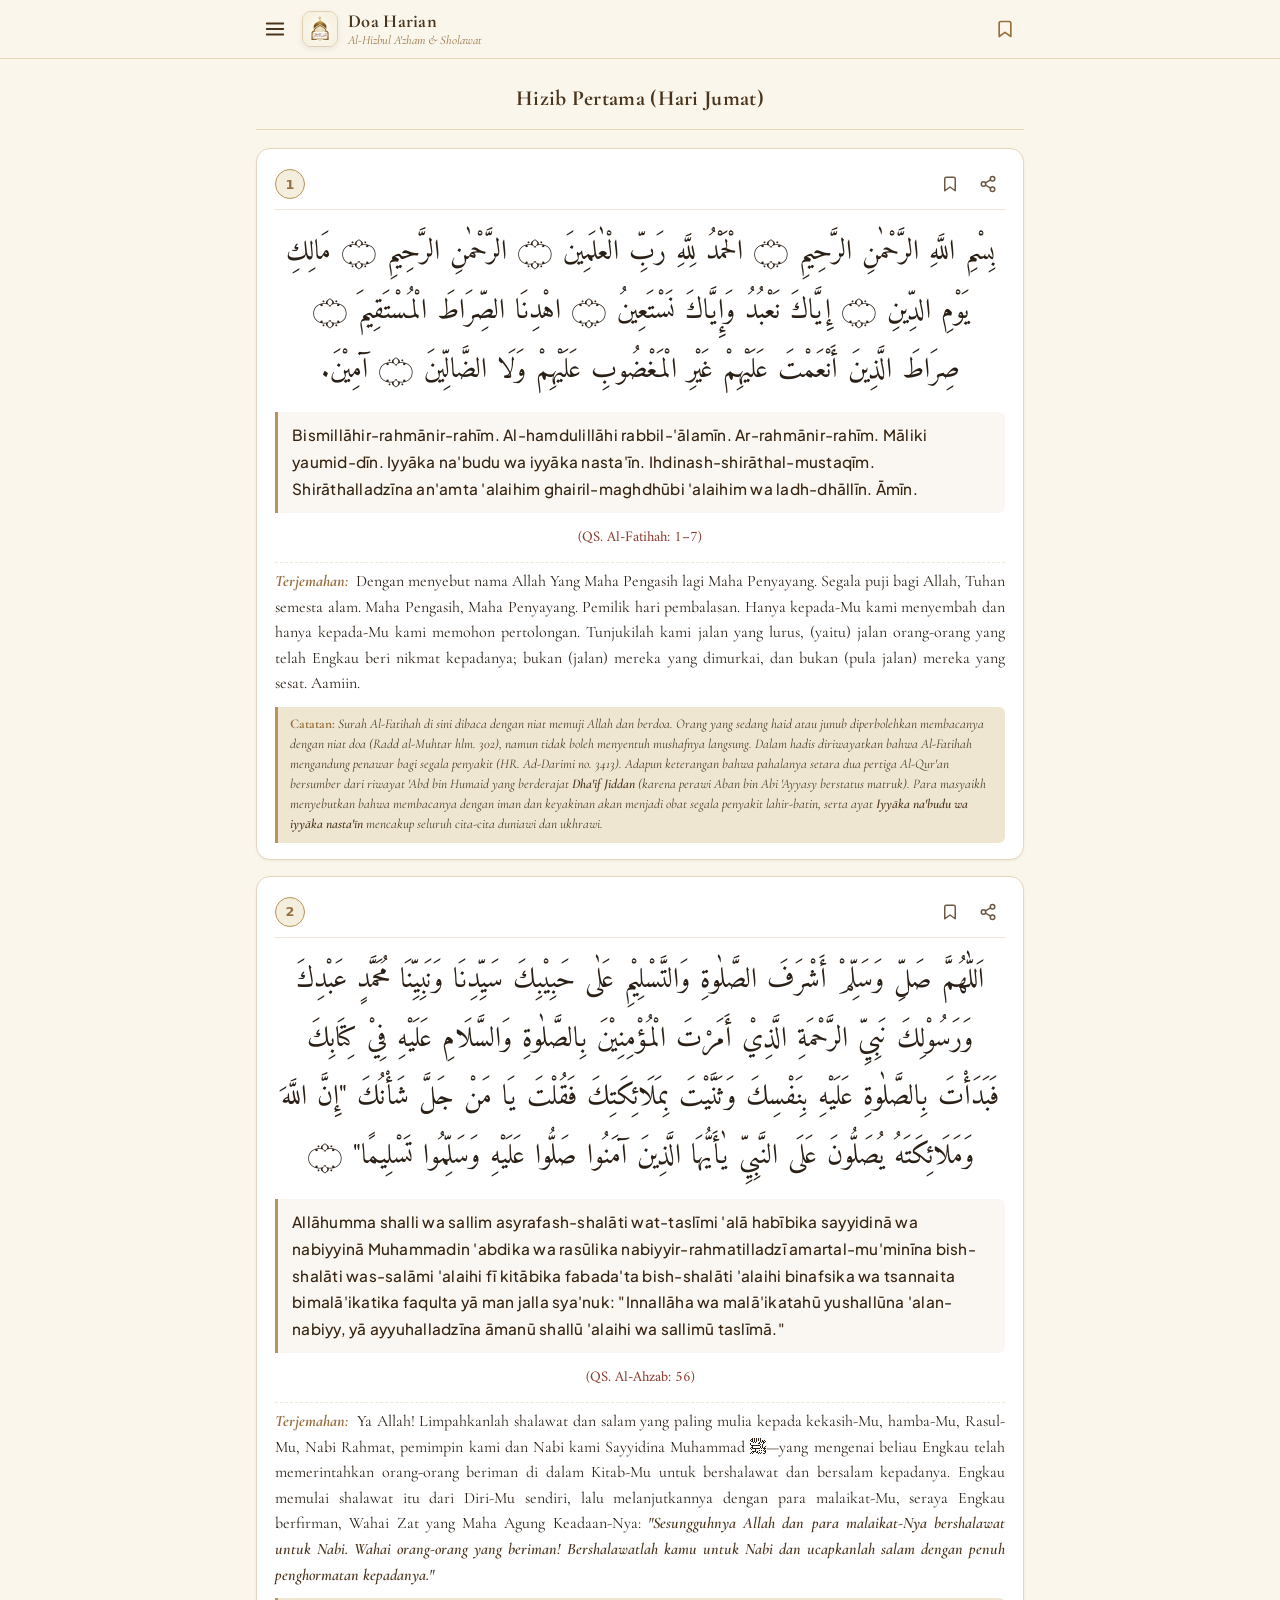
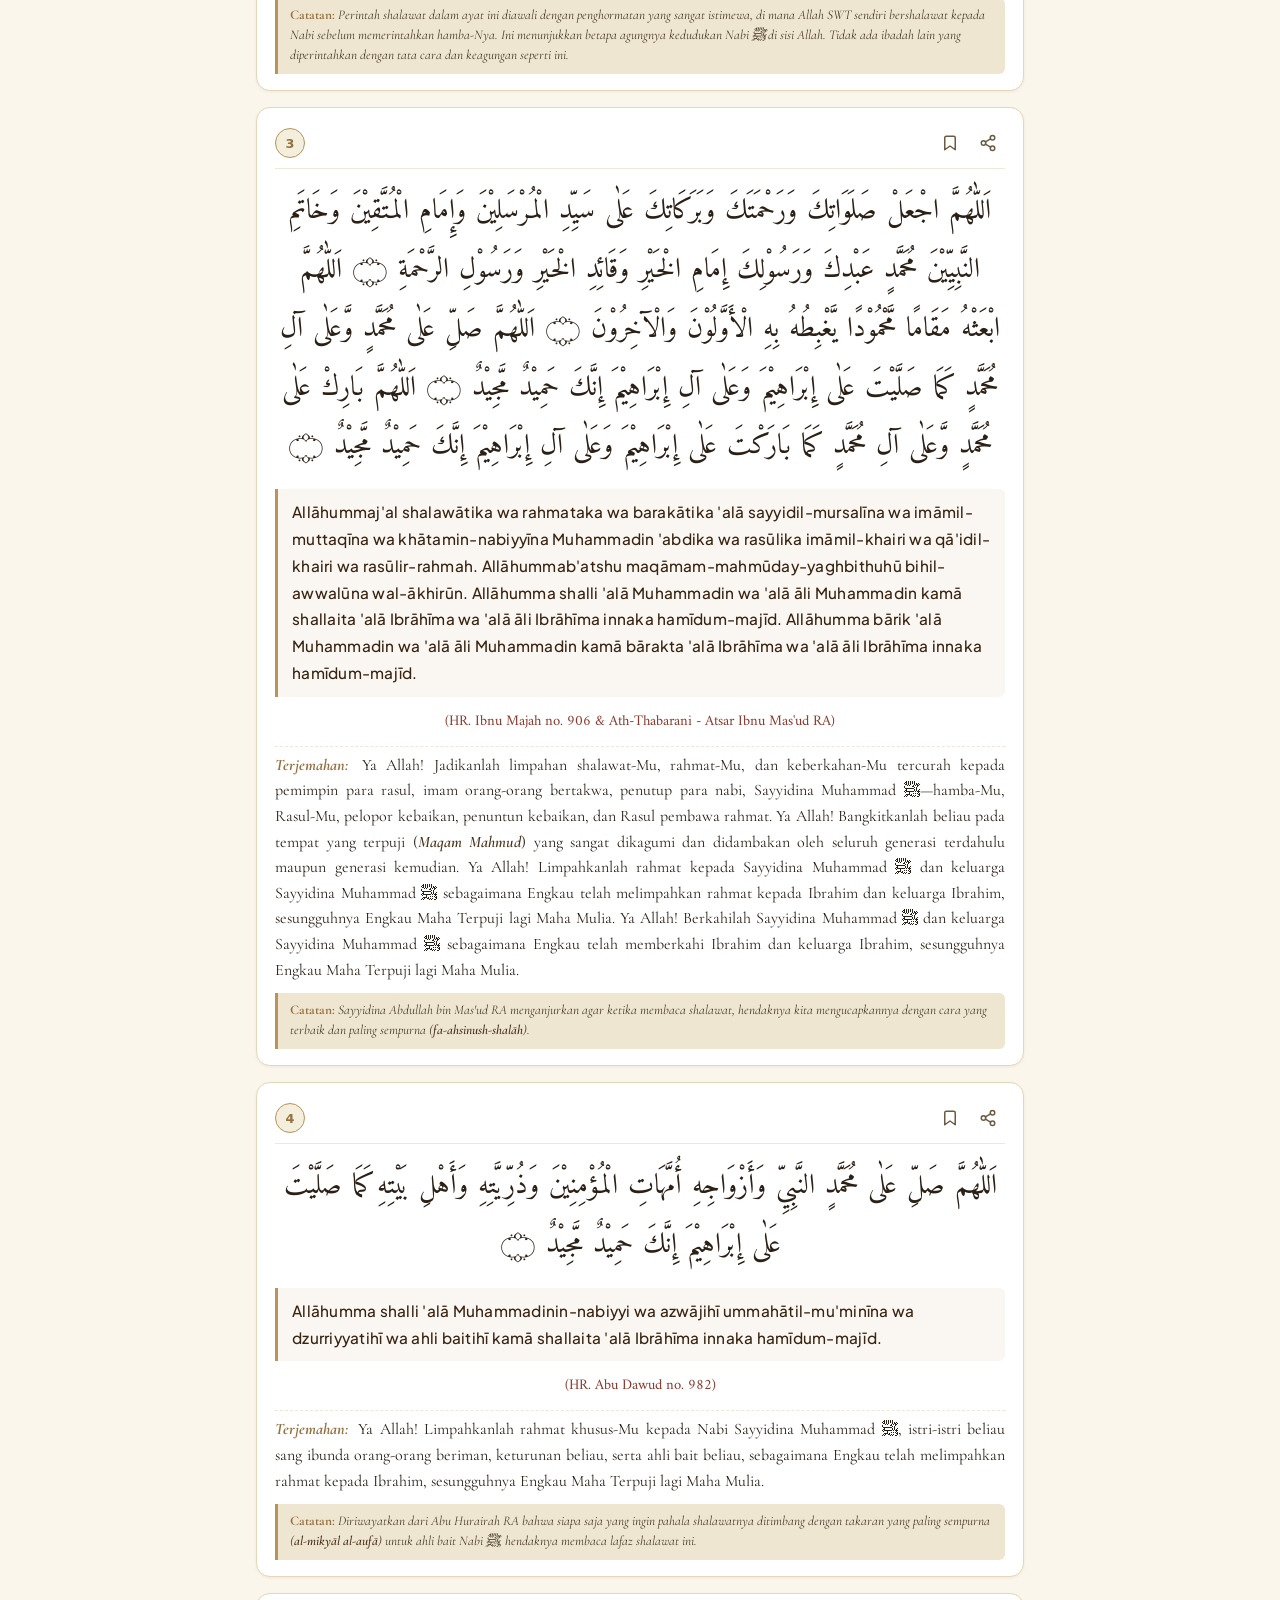
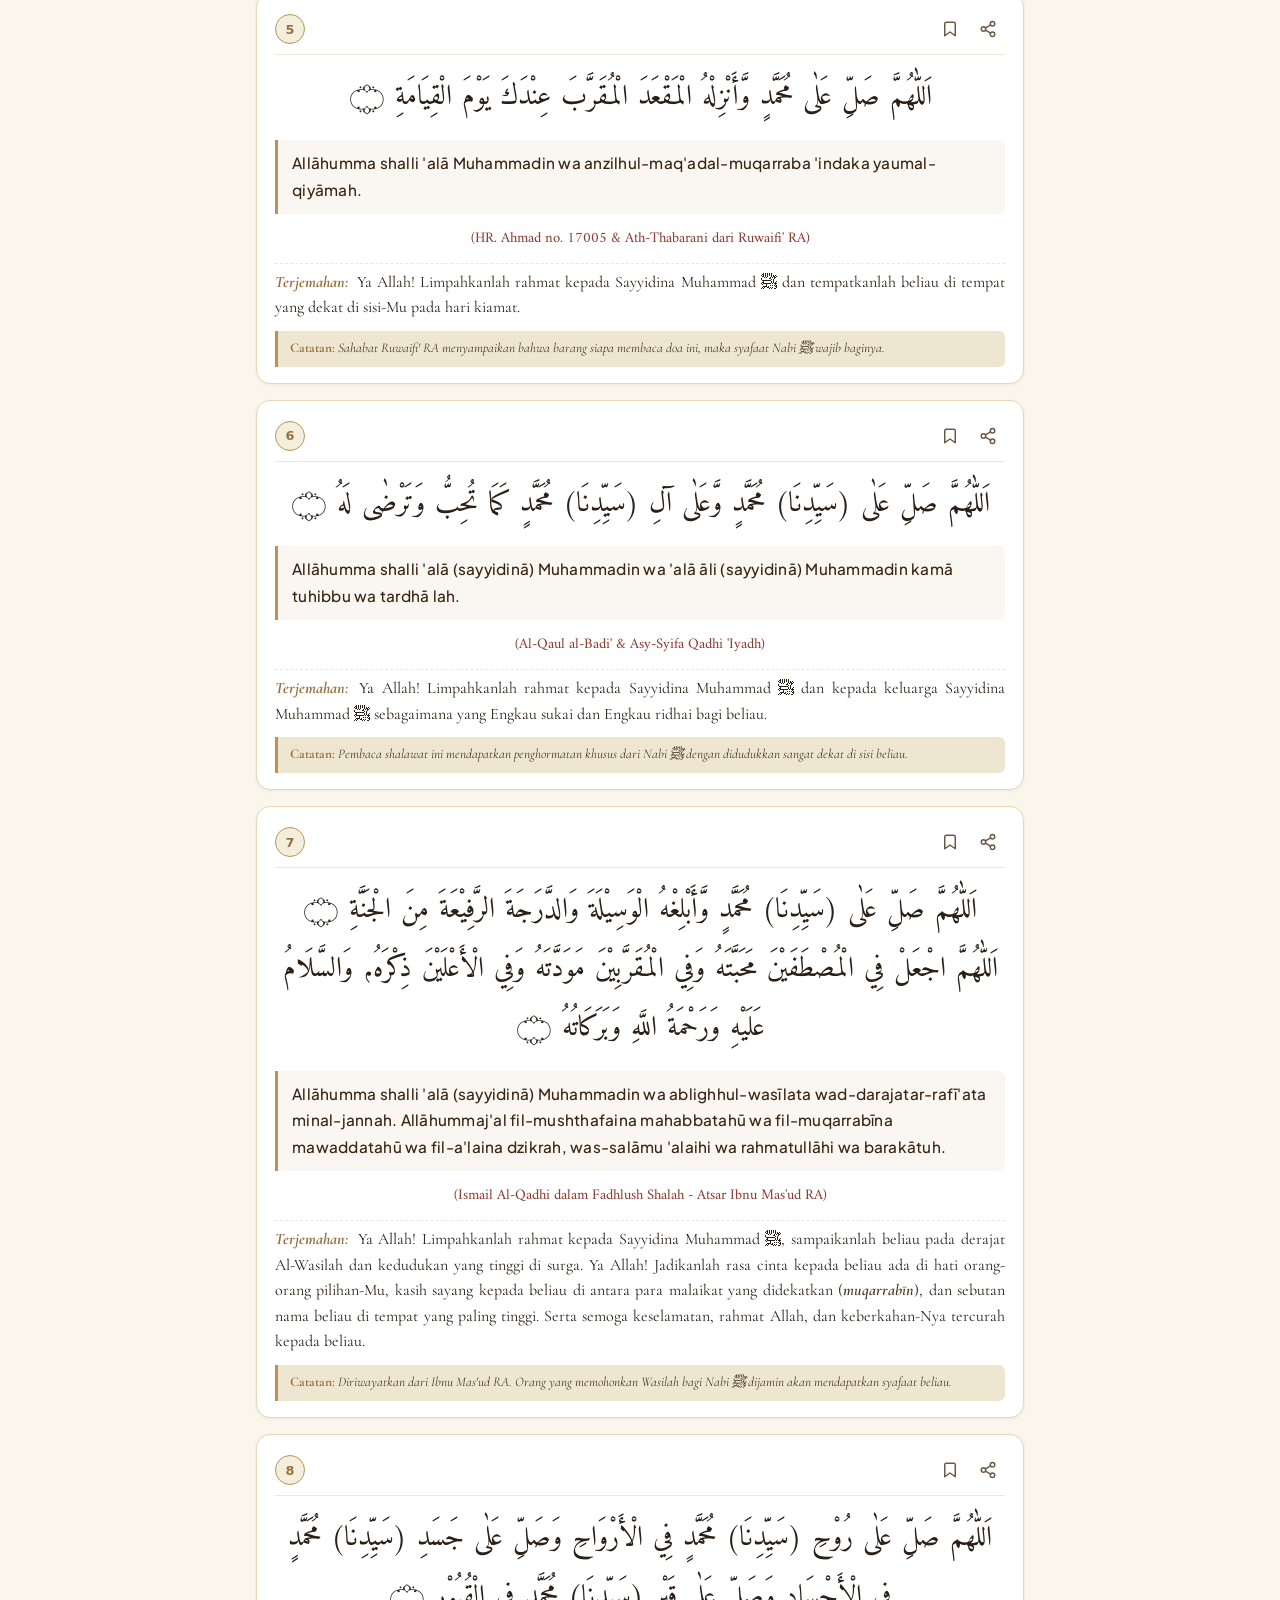
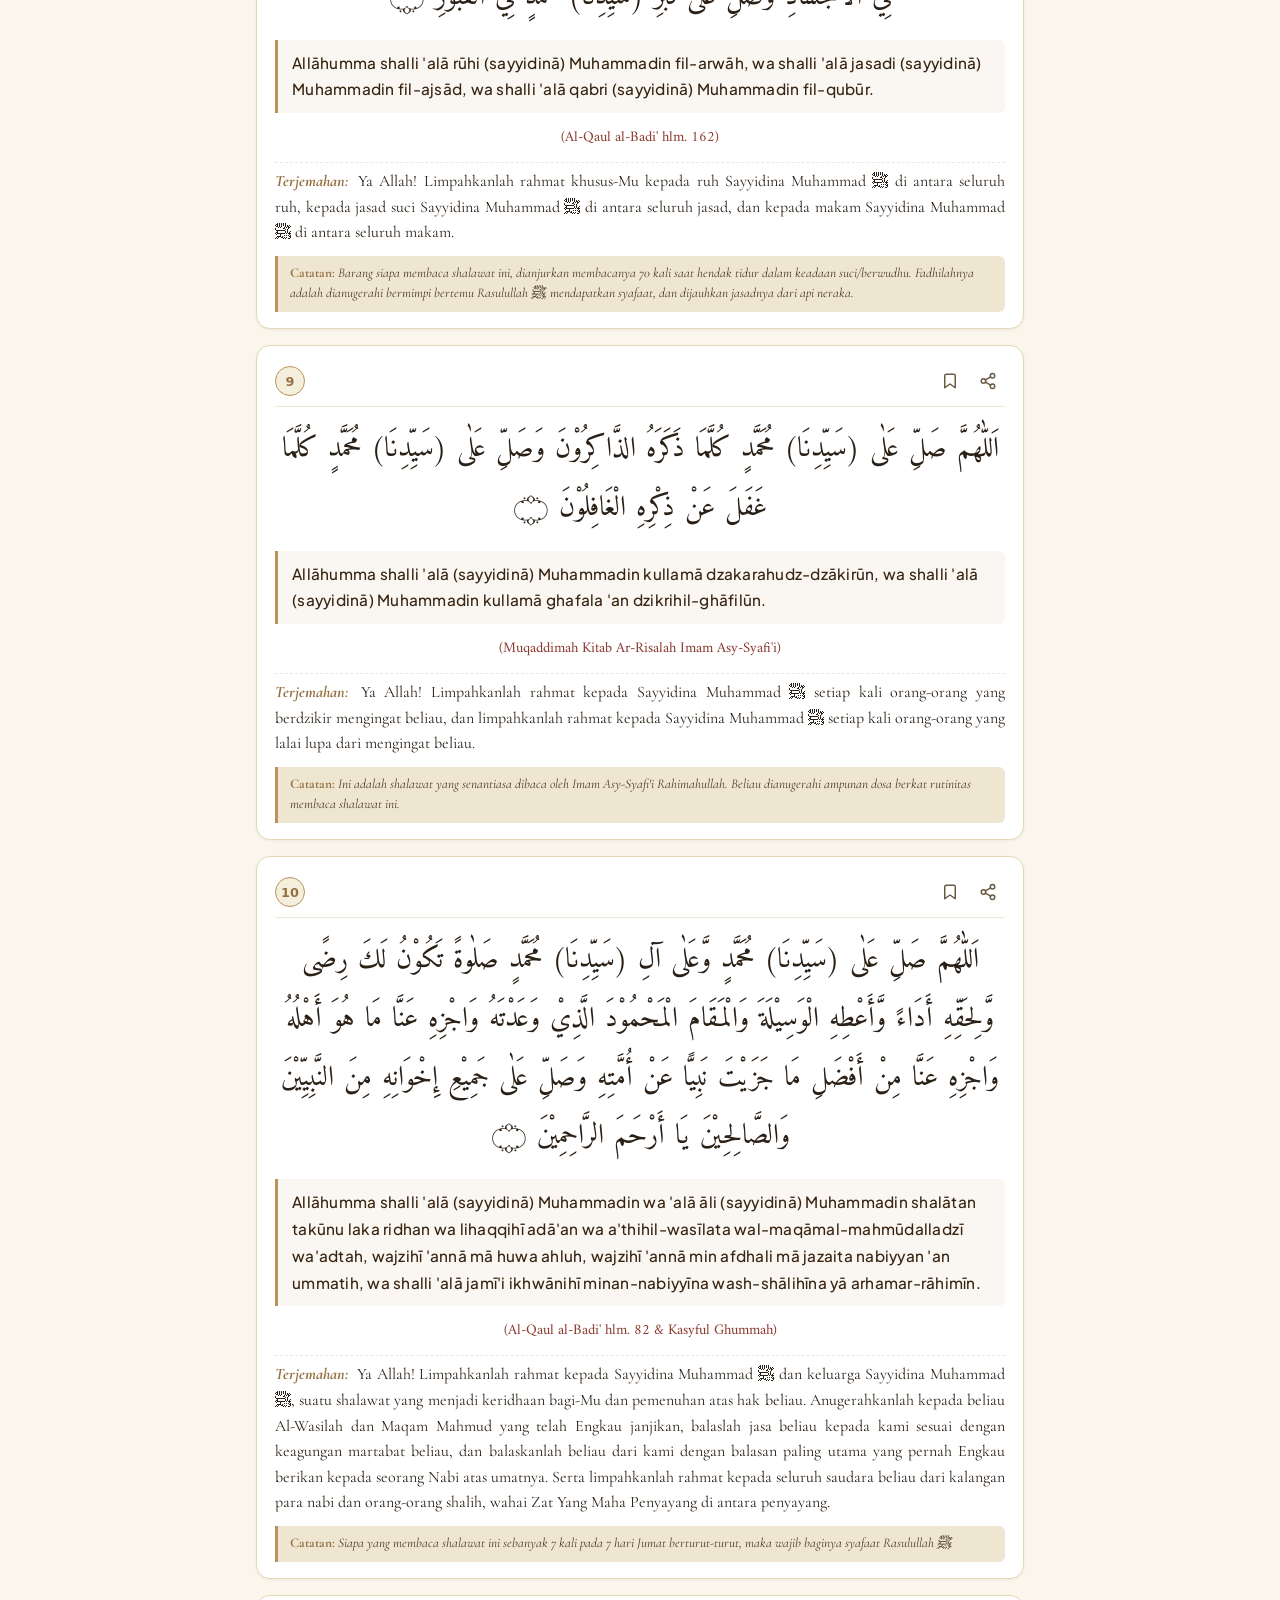
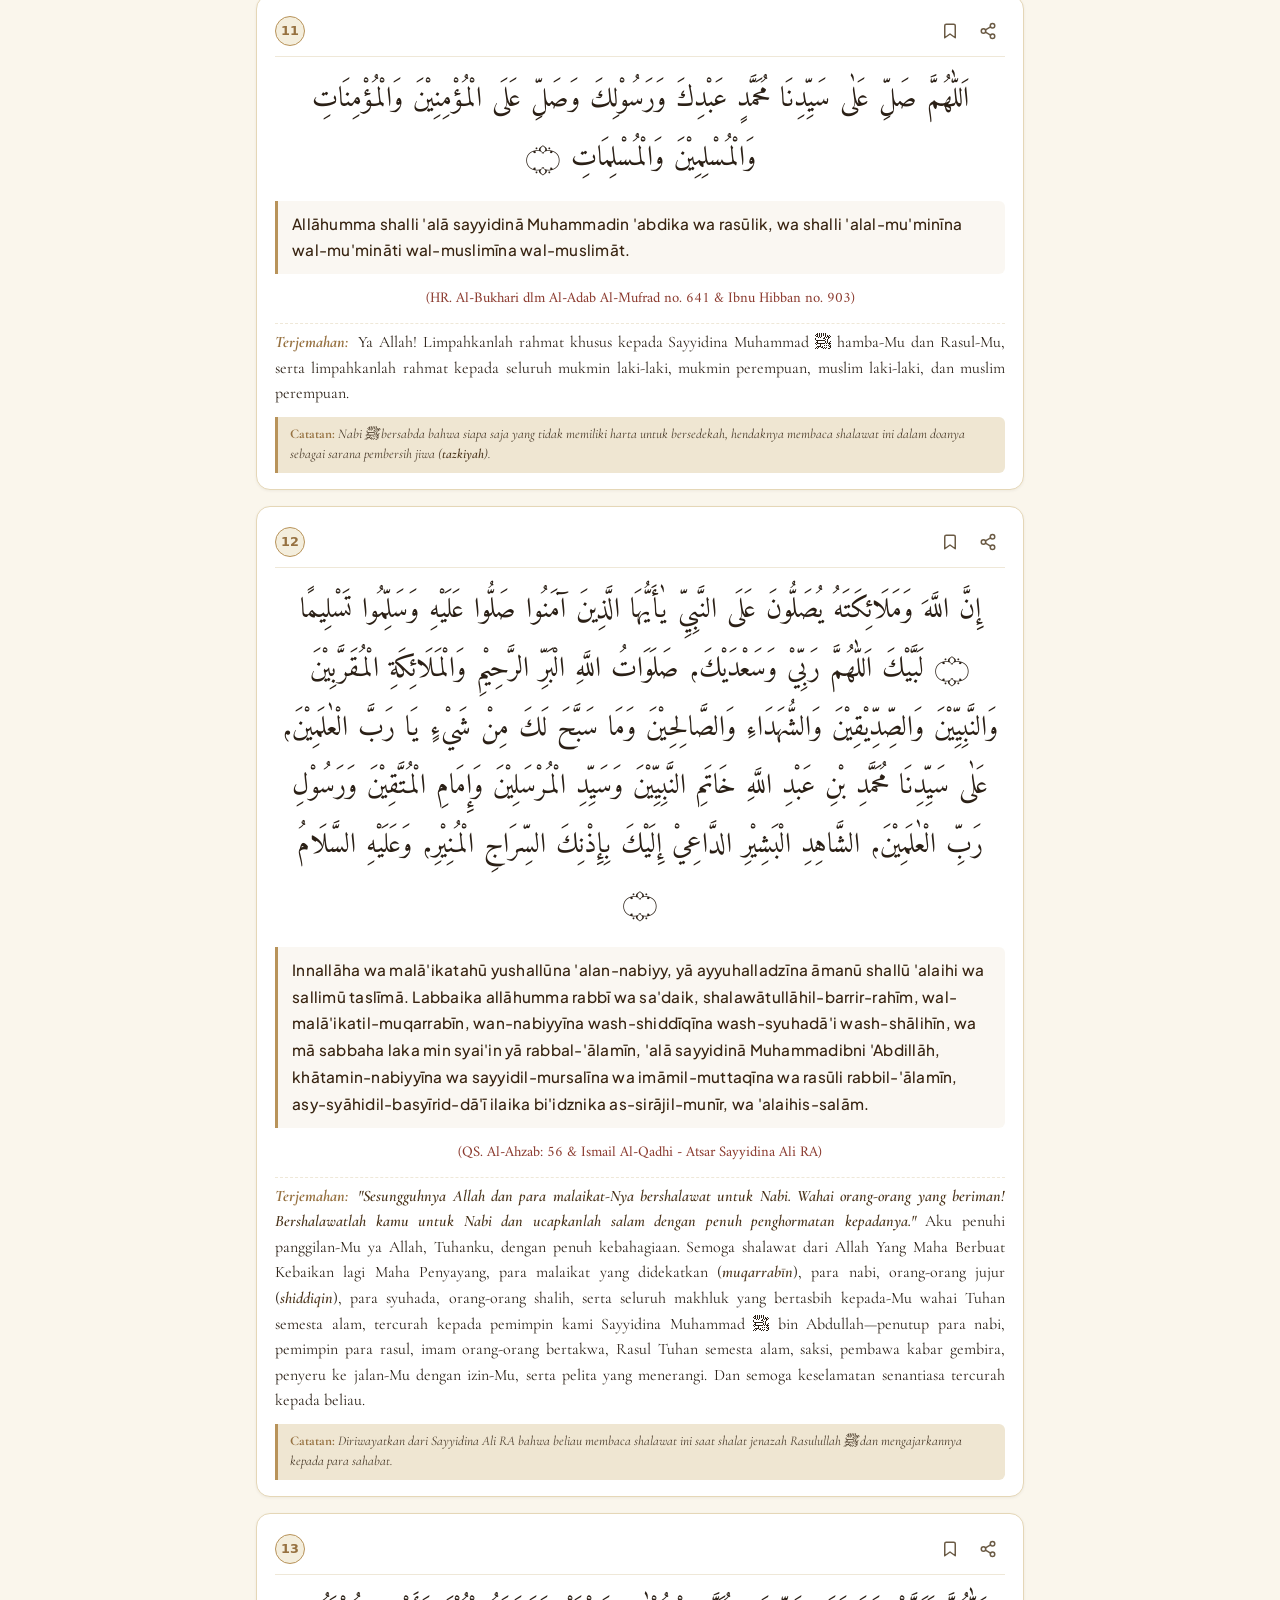
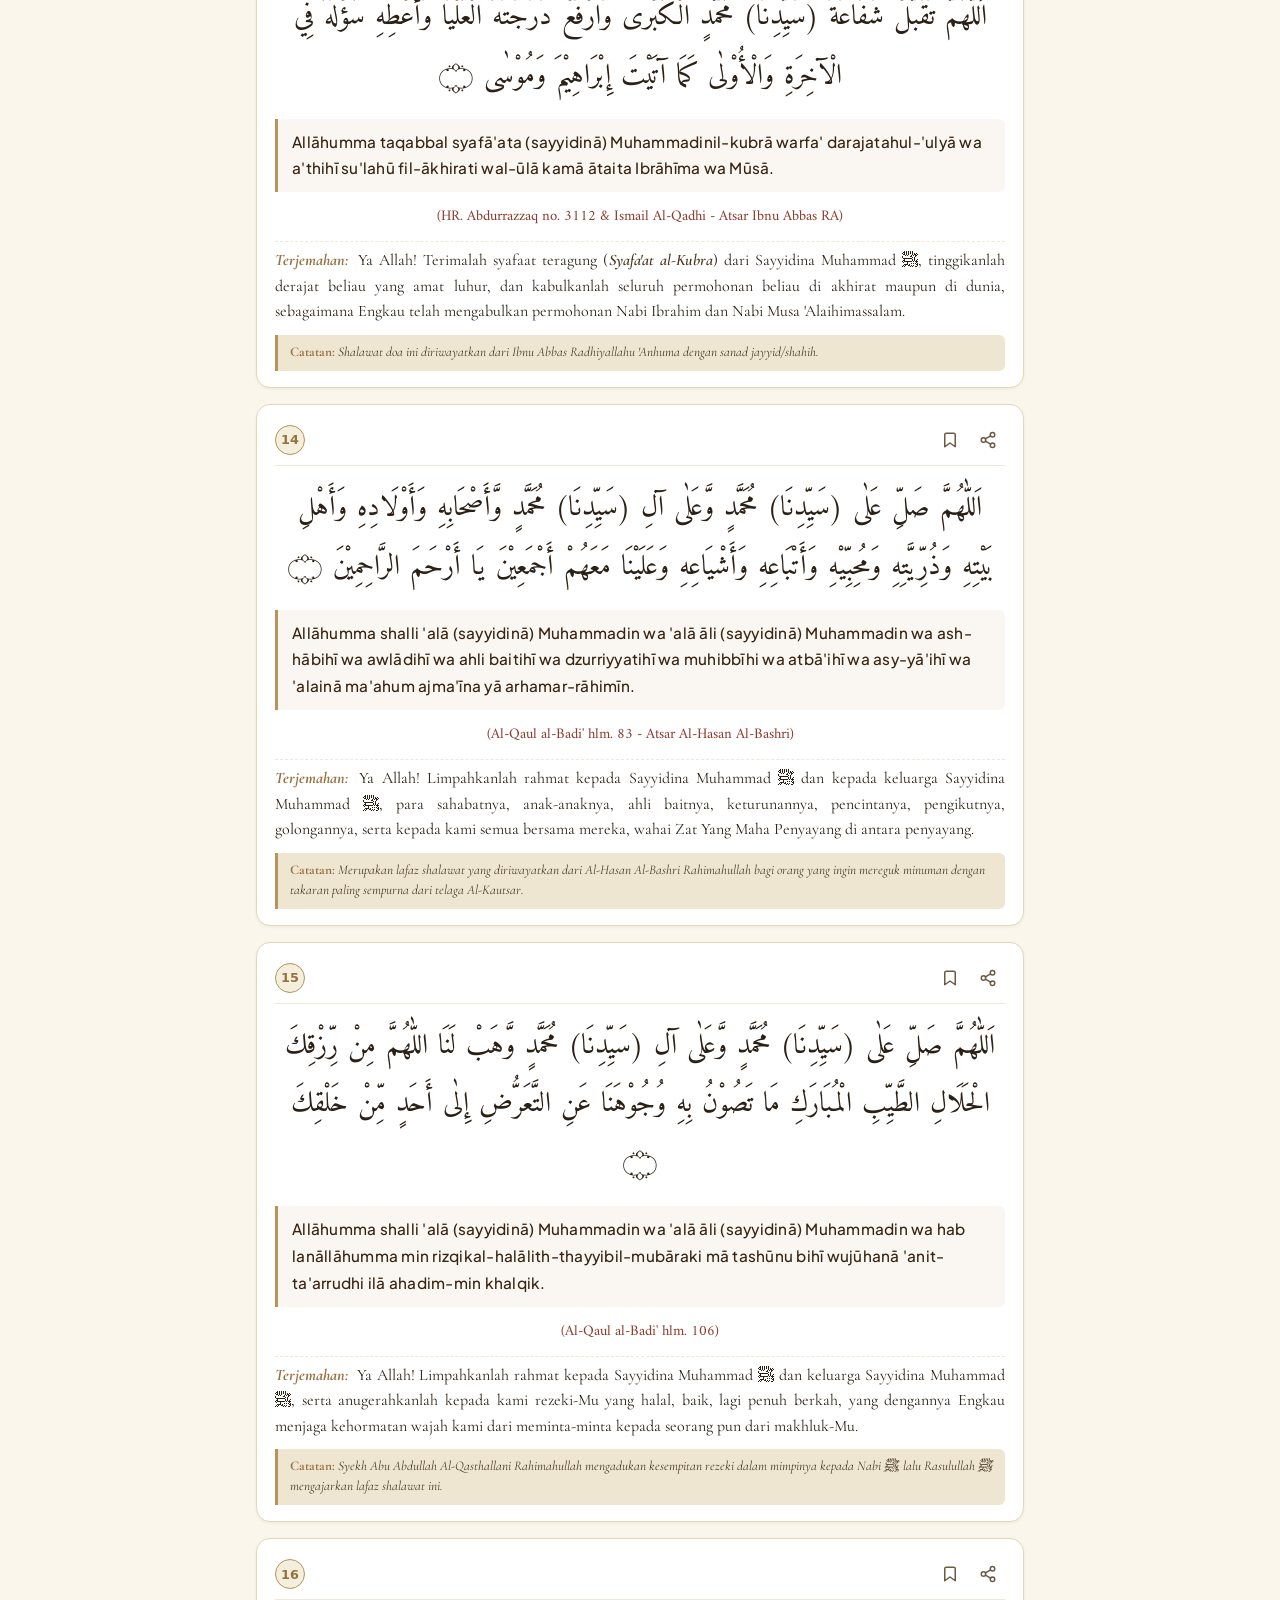
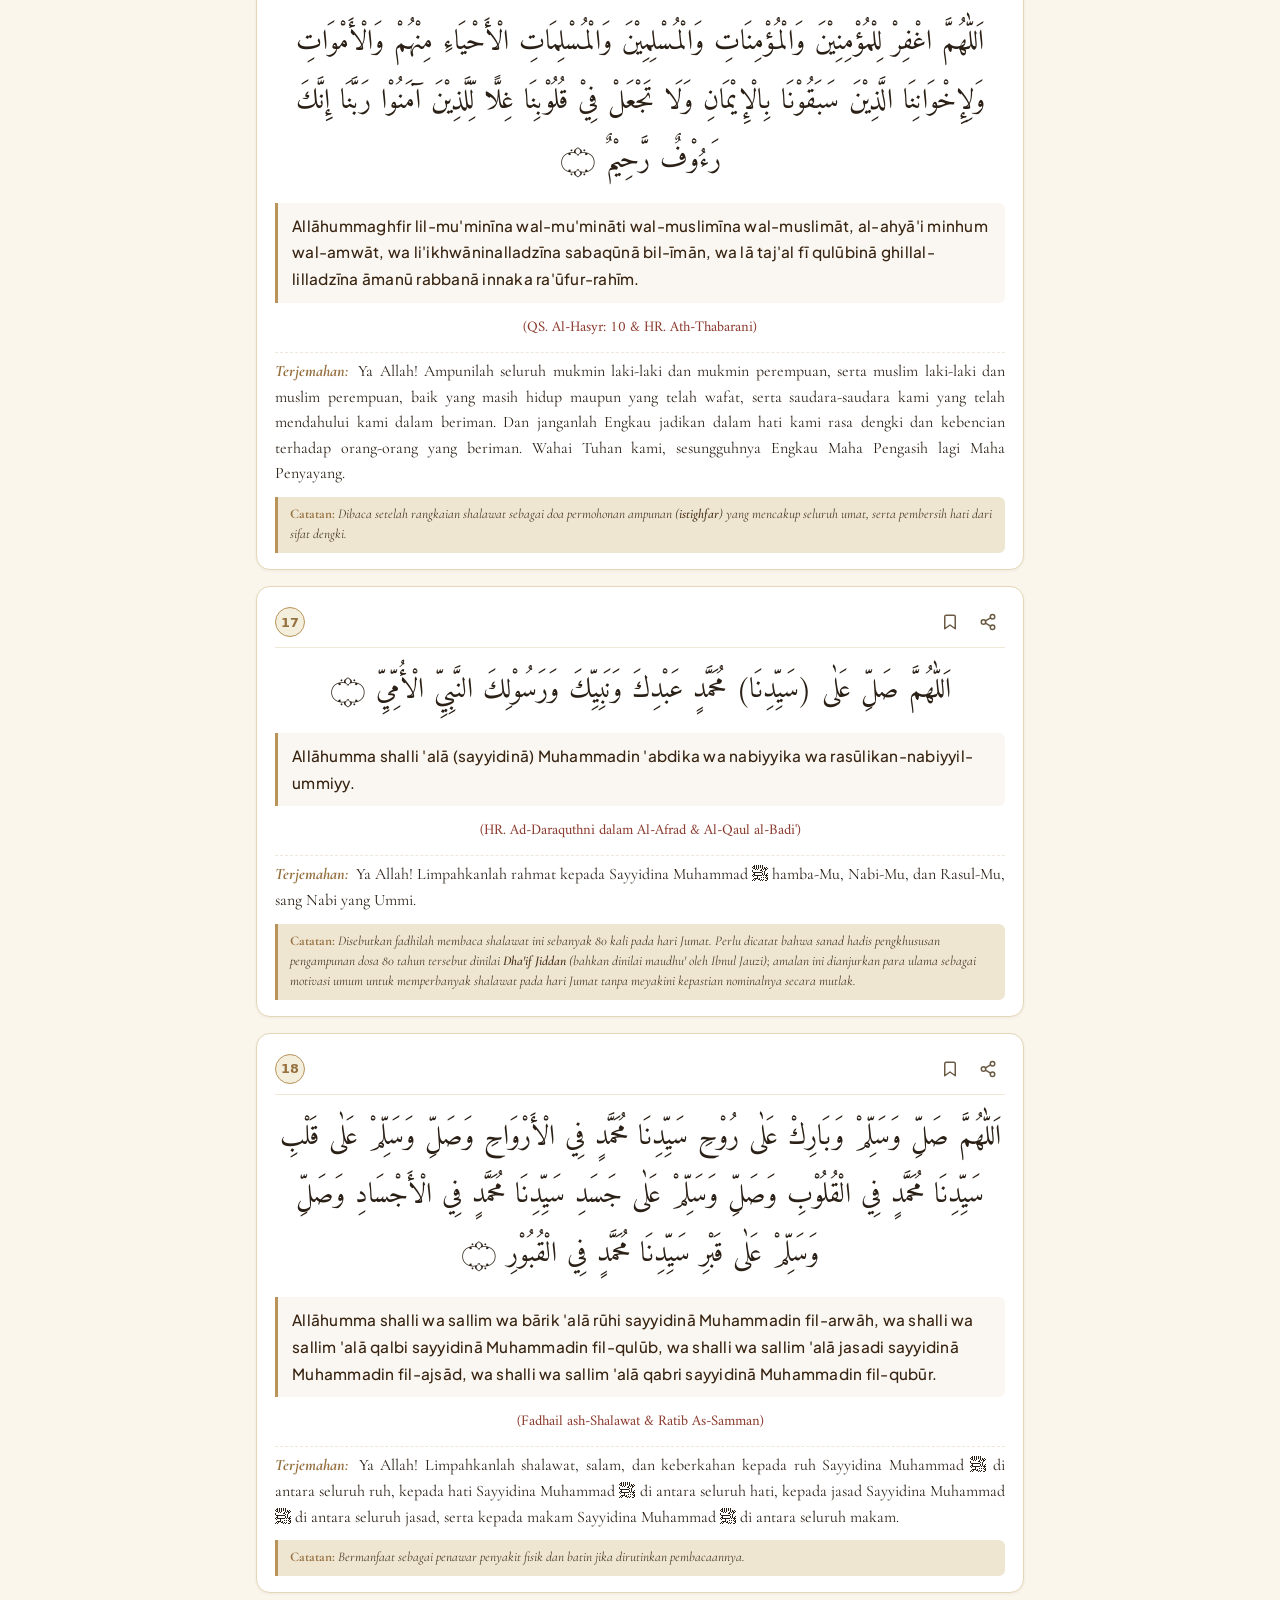
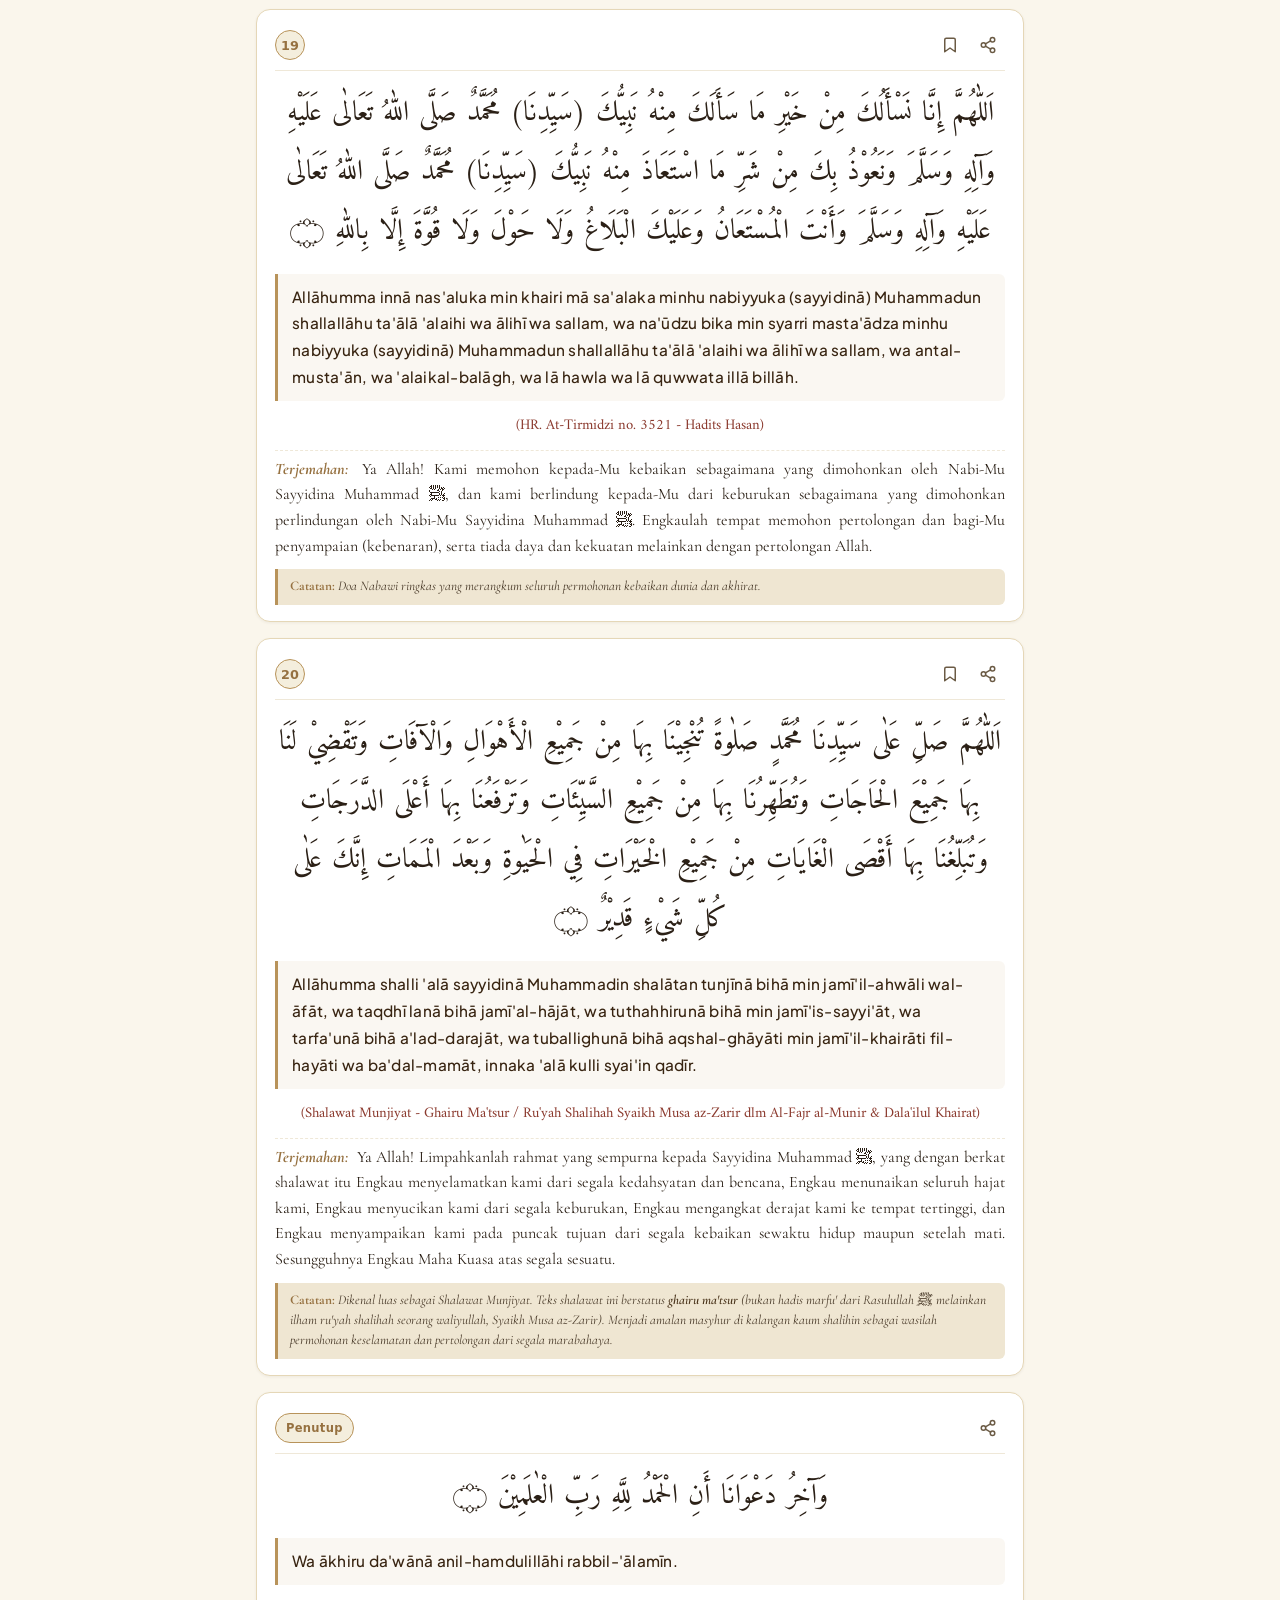
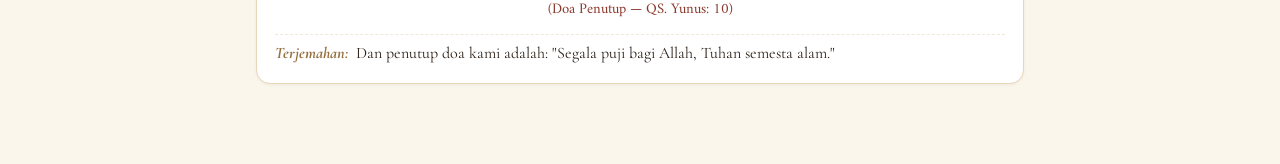
<file: index.html>
<!DOCTYPE html>
<html lang="id">

<head>
    <meta charset="UTF-8">
    <meta name="viewport" content="width=device-width, initial-scale=1.0, maximum-scale=5.0, viewport-fit=cover">
    
    <!-- Primary SEO Meta Tags -->
    <title>Doa Harian — Mukhtashar Al-Hizbul A'zham & 40 Sholawat</title>
    <meta name="title" content="Doa Harian — Mukhtashar Al-Hizbul A'zham & 40 Sholawat">
    <meta name="description" content="Kumpulan doa harian 7 Hizib Mukhtashar Al-Hizbul A'zham & 40 Hadits Shalawat Nabi karya Mulla Ali Al-Qari. Teks Arab berharakat, transliterasi Latin, dan terjemahan Indonesia.">
    <meta name="keywords" content="doa harian, al hizbul azham, hizbul azham, mukhtashar al hizbul azham, mulla ali al qari, 40 sholawat, 40 hadits sholawat, sholawat nabi, doa nabi, dzikir harian, doa pagi petang, amalan harian, pwa doa, doa hari jumat, doa hari sabtu, doa hari ahad, doa hari senin, doa hari selasa, doa hari rabu, doa hari kamis, doa mustajab">
    <meta name="robots" content="index, follow, max-snippet:-1, max-image-preview:large, max-video-preview:-1">
    <meta name="googlebot" content="index, follow, max-snippet:-1, max-image-preview:large">
    <link rel="canonical" href="https://doa-amalan-harian.vercel.app/">
    
    <!-- Google Search Console Verification -->
    <meta name="google-site-verification" content="googleb02ddcde2a0c21d2">
    
    <!-- Author & Editorial Authority -->
    <meta name="author" content="Doa Harian">
    <meta name="publisher" content="Doa Harian">
    <meta name="language" content="id">
    <meta name="geo.region" content="ID">
    <meta name="geo.country" content="ID">
    <meta name="geo.placename" content="Indonesia">

    <!-- Open Graph / Facebook / WhatsApp / Telegram -->
    <meta property="og:type" content="website">
    <meta property="og:site_name" content="Doa Harian">
    <meta property="og:url" content="https://doa-amalan-harian.vercel.app/">
    <meta property="og:title" content="Doa Harian — Mukhtashar Al-Hizbul A'zham & 40 Sholawat">
    <meta property="og:description" content="Amalan doa harian 7 Hizib Mukhtashar Al-Hizbul A'zham & 40 Hadits Shalawat Nabi. Teks Arab berharakat, transliterasi Latin, terjemahan Indonesia, dan 100% offline PWA.">
    <meta property="og:image" content="https://doa-amalan-harian.vercel.app/pwa/icons/og-image.jpg">
    <meta property="og:image:secure_url" content="https://doa-amalan-harian.vercel.app/pwa/icons/og-image.jpg">
    <meta property="og:image:type" content="image/jpeg">
    <meta property="og:image:width" content="1200">
    <meta property="og:image:height" content="630">
    <meta property="og:image:alt" content="Doa Harian — Mukhtashar Al-Hizbul A'zham & 40 Hadits Shalawat Nabi">
    <meta property="og:locale" content="id_ID">

    <!-- Twitter Card -->
    <meta name="twitter:card" content="summary_large_image">
    <meta name="twitter:url" content="https://doa-amalan-harian.vercel.app/">
    <meta name="twitter:title" content="Doa Harian — Mukhtashar Al-Hizbul A'zham & 40 Sholawat">
    <meta name="twitter:description" content="Amalan doa harian 7 Hizib Al-Hizbul A'zham & 40 Hadits Shalawat Nabi. Teks Arab, Latin, terjemahan Indonesia & 100% offline PWA.">
    <meta name="twitter:image" content="https://doa-amalan-harian.vercel.app/pwa/icons/og-image.jpg">
    <meta name="twitter:image:alt" content="Doa Harian — Mukhtashar Al-Hizbul A'zham & 40 Sholawat">

    <!-- Structured Data (JSON-LD) for Google Rich Results & AEO / AI Search -->
    <script type="application/ld+json">
    {
      "@context": "https://schema.org",
      "@graph": [
        {
          "@type": "WebSite",
          "@id": "https://doa-amalan-harian.vercel.app/#website",
          "url": "https://doa-amalan-harian.vercel.app/",
          "name": "Doa Harian",
          "alternateName": [
            "Doa Harian Al-Hizbul A'zham",
            "Mukhtashar Al-Hizbul A'zham & Sholawat 40",
            "Amalan Harian"
          ],
          "description": "Aplikasi Web Progresif (PWA) amalan doa harian 7 Hizib Mukhtashar Al-Hizbul A'zham dan 40 Hadits Shalawat Nabi.",
          "inLanguage": ["id", "ar"],
          "publisher": {
            "@type": "Organization",
            "name": "Doa Harian",
            "url": "https://doa-amalan-harian.vercel.app/",
            "logo": {
              "@type": "ImageObject",
              "url": "https://doa-amalan-harian.vercel.app/pwa/icons/icon-512.png",
              "width": 512,
              "height": 512
            }
          }
        },
        {
          "@type": "WebApplication",
          "@id": "https://doa-amalan-harian.vercel.app/#app",
          "name": "Doa Harian — Mukhtashar Al-Hizbul A'zham & Sholawat 40",
          "url": "https://doa-amalan-harian.vercel.app/",
          "applicationCategory": "LifestyleApplication",
          "operatingSystem": "All",
          "browserRequirements": "Requires JavaScript. Requires HTML5.",
          "description": "Aplikasi PWA bacaan amalan doa harian Nabi dan sahabat berlandaskan Al-Qur'an dan As-Sunnah dengan naskah Arab, Latin, terjemahan, dan dukungan offline.",
          "image": "https://doa-amalan-harian.vercel.app/pwa/icons/og-image.jpg",
          "screenshot": "https://doa-amalan-harian.vercel.app/pwa/icons/og-image.jpg",
          "offers": {
            "@type": "Offer",
            "price": "0",
            "priceCurrency": "IDR"
          },
          "featureList": [
            "192 Doa Lengkap & Doa Penutup",
            "7 Hizib Harian (Jumat sampai Kamis)",
            "40 Hadits Shalawat dan Salam Nabi",
            "Teks Arab Harakat Lengkap Font Amiri",
            "Transliterasi Latin Fonetik Populer Indonesia",
            "Terjemahan Bahasa Indonesia",
            "100% Dukungan Offline PWA",
            "Fitur Penanda Bookmark",
            "Fitur Bagikan Doa ke Media Sosial"
          ]
        },
        {
          "@type": "Book",
          "@id": "https://doa-amalan-harian.vercel.app/#book",
          "name": "Al-Hizbul A'zham wa Al-Wiridul Afkham (الحزب الأعظم والورد الأفخم)",
          "alternateName": "Mukhtashar Al-Hizbul A'zham",
          "author": {
            "@type": "Person",
            "name": "Ali bin Sulthan Muhammad Al-Qari (Mulla Ali Al-Qari)",
            "sameAs": "https://en.wikipedia.org/wiki/Ali_al-Qari"
          },
          "genre": "Islamic Supplication & Prayers (Doa & Dzikir)",
          "inLanguage": ["ar", "id"],
          "description": "Kompilasi doa-doa ma'tsur dari Al-Qur'an dan As-Sunnah yang dihimpun ke dalam 7 bagian hizib harian dari hari Jumat hingga Kamis."
        },
        {
          "@type": "BreadcrumbList",
          "@id": "https://doa-amalan-harian.vercel.app/#breadcrumb",
          "itemListElement": [
            {
              "@type": "ListItem",
              "position": 1,
              "name": "Beranda",
              "item": "https://doa-amalan-harian.vercel.app/"
            },
            {
              "@type": "ListItem",
              "position": 2,
              "name": "Hizib Pertama (Jumat)",
              "item": "https://doa-amalan-harian.vercel.app/?bab=jumat"
            },
            {
              "@type": "ListItem",
              "position": 3,
              "name": "Hizib Kedua (Sabtu)",
              "item": "https://doa-amalan-harian.vercel.app/?bab=sabtu"
            },
            {
              "@type": "ListItem",
              "position": 4,
              "name": "Hizib Ketiga (Ahad)",
              "item": "https://doa-amalan-harian.vercel.app/?bab=ahad"
            },
            {
              "@type": "ListItem",
              "position": 5,
              "name": "Hizib Keempat (Senin)",
              "item": "https://doa-amalan-harian.vercel.app/?bab=senin"
            },
            {
              "@type": "ListItem",
              "position": 6,
              "name": "Hizib Kelima (Selasa)",
              "item": "https://doa-amalan-harian.vercel.app/?bab=selasa"
            },
            {
              "@type": "ListItem",
              "position": 7,
              "name": "Hizib Keenam (Rabu)",
              "item": "https://doa-amalan-harian.vercel.app/?bab=rabu"
            },
            {
              "@type": "ListItem",
              "position": 8,
              "name": "Hizib Ketujuh (Kamis)",
              "item": "https://doa-amalan-harian.vercel.app/?bab=kamis"
            },
            {
              "@type": "ListItem",
              "position": 9,
              "name": "40 Hadits Shalawat",
              "item": "https://doa-amalan-harian.vercel.app/?bab=sholawat"
            }
          ]
        }
      ]
    }
    </script>

    <!-- PWA & Mobile Meta -->
    <meta name="theme-color" content="#FAF6EC">
    <meta name="mobile-web-app-capable" content="yes">
    <meta name="apple-mobile-web-app-capable" content="yes">
    <meta name="apple-mobile-web-app-status-bar-style" content="default">
    <meta name="apple-mobile-web-app-title" content="Doa Harian">
    <link rel="manifest" href="/manifest.json">

    <!-- Icons -->
    <link rel="icon" type="image/x-icon" href="/favicon.ico">
    <link rel="icon" type="image/png" sizes="64x64" href="/pwa/icons/favicon.png">
    <link rel="icon" type="image/png" sizes="32x32" href="/favicon.png">
    <link rel="apple-touch-icon" href="/pwa/icons/apple-touch-icon.png">

    <!-- Google Fonts (Online Fallback) -->
    <link rel="preconnect" href="https://fonts.googleapis.com">
    <link rel="preconnect" href="https://fonts.gstatic.com" crossorigin>
    <link href="https://fonts.googleapis.com/css2?family=Amiri:ital,wght@0,400;0,700;1,400;1,700&family=Cormorant+Garamond:ital,wght@0,400;0,600;0,700;1,400;1,600;1,700&family=Plus+Jakarta+Sans:wght@400;500;600;700&display=swap" rel="stylesheet">

    <!-- App Stylesheet -->
    <link rel="stylesheet" href="pwa/app.css?v=2.9">
</head>

<body>

    <!-- TOP APP BAR -->
    <header class="app-header">
        <div class="header-inner">
            <div class="header-left">
                <button class="icon-btn hamburger-btn" id="open-menu-btn" title="Pilih Hari / Bab (Menu)">
                    <svg width="22" height="22" viewBox="0 0 24 24" fill="none" stroke="currentColor" stroke-width="2" stroke-linecap="round" stroke-linejoin="round">
                        <line x1="3" y1="12" x2="21" y2="12"></line>
                        <line x1="3" y1="6" x2="21" y2="6"></line>
                        <line x1="3" y1="18" x2="21" y2="18"></line>
                    </svg>
                </button>
                <div class="brand-wrapper">
                    <img src="pwa/icons/icon-512.png" alt="Logo Doa Harian" class="brand-icon">
                    <div class="brand-titles">
                        <h1>Doa Harian</h1>
                        <p>Al-Hizbul A'zham & Sholawat</p>
                    </div>
                </div>
            </div>
            <div class="header-actions">
                <button class="icon-btn" id="open-bookmarks-btn" title="Daftar Bookmark">
                    <svg width="20" height="20" viewBox="0 0 24 24" fill="none" stroke="currentColor" stroke-width="2" stroke-linecap="round" stroke-linejoin="round">
                        <path d="M19 21l-7-5-7 5V5a2 2 0 0 1 2-2h10a2 2 0 0 1 2 2z"></path>
                    </svg>
                    <span class="badge-count" id="bookmark-count" style="display: none;">0</span>
                </button>
            </div>
        </div>
    </header>

    <!-- MAIN READING CONTAINER -->
    <main class="main-content" id="content-container">
        <!-- Initial Semantic Content for SEO & Search Engine Indexing (Dynamically rendered by app.js) -->
        <article class="chapter-hero" style="text-align: center; margin-bottom: 24px;">
            <h2 class="hero-title-in">Mukhtashar Al-Hizbul A'zham & 40 Hadits Shalawat</h2>
            <div class="hero-mukaddimah">
                بِسْمِ اللَّهِ الرَّحْمَٰنِ الرَّحِيمِ — Kumpulan Doa-Doa Ma'tsur Harian Nabi ﷺ dan Sahabat
            </div>
            <div style="margin-top: 14px; font-size: 0.95rem; line-height: 1.7; color: var(--text-muted); max-width: 680px; margin-left: auto; margin-right: auto; text-align: left;">
                <p><strong>Doa Harian</strong> adalah aplikasi web bernuansa manuskrip klasik islami yang menyajikan wirid doa harian dari kitab agung <em>Al-Hizbul A'zham wa Al-Wiridul Afkham</em> (الحزب الأعظم والورد الأفخم) karya <strong>Al-Imam Al-Muhaddits Mulla Ali Al-Qari</strong>, terbagi dalam 7 hizib (Jumat hingga Kamis), serta kompilasi <strong>40 Hadits Shalawat & Salam</strong> pilihan. Lengkap dengan teks Arab berharakat, bacaan Latin, terjemahan bahasa Indonesia, dan takhrij riwayat hadits.</p>
                <ul style="margin-top: 10px; padding-left: 20px;">
                    <li><a href="/?bab=jumat" style="color: var(--gold-dark); text-decoration: underline;">Hizib Pertama (Hari Jumat)</a></li>
                    <li><a href="/?bab=sabtu" style="color: var(--gold-dark); text-decoration: underline;">Hizib Kedua (Hari Sabtu)</a></li>
                    <li><a href="/?bab=ahad" style="color: var(--gold-dark); text-decoration: underline;">Hizib Ketiga (Hari Ahad)</a></li>
                    <li><a href="/?bab=senin" style="color: var(--gold-dark); text-decoration: underline;">Hizib Keempat (Hari Senin)</a></li>
                    <li><a href="/?bab=selasa" style="color: var(--gold-dark); text-decoration: underline;">Hizib Kelima (Hari Selasa)</a></li>
                    <li><a href="/?bab=rabu" style="color: var(--gold-dark); text-decoration: underline;">Hizib Keenam (Hari Rabu)</a></li>
                    <li><a href="/?bab=kamis" style="color: var(--gold-dark); text-decoration: underline;">Hizib Ketujuh (Hari Kamis)</a></li>
                    <li><a href="/?bab=sholawat" style="color: var(--gold-dark); text-decoration: underline;">40 Hadits Shalawat & Salam Nabi ﷺ</a></li>
                </ul>
            </div>
        </article>
    </main>

    <!-- CHAPTER NAVIGATION DRAWER (HAMBURGER MENU) -->
    <div class="drawer-backdrop" id="menu-drawer-backdrop">
        <aside class="nav-drawer" id="nav-drawer">
            <div class="drawer-header">
                <div class="drawer-brand">
                    <img src="pwa/icons/icon-512.png" alt="Logo" class="drawer-logo">
                    <div>
                        <div class="drawer-title">Menu & Pengaturan</div>
                        <div class="drawer-subtitle">7 Hizib Harian & 40 Shalawat</div>
                    </div>
                </div>
                <button class="icon-btn" id="close-menu-btn" title="Tutup Menu">
                    <svg width="20" height="20" viewBox="0 0 24 24" fill="none" stroke="currentColor" stroke-width="2" stroke-linecap="round" stroke-linejoin="round">
                        <line x1="18" y1="6" x2="6" y2="18"></line>
                        <line x1="6" y1="6" x2="18" y2="18"></line>
                    </svg>
                </button>
            </div>

            <div class="drawer-body">
                <!-- READING PREFERENCES / DISPLAY SETTINGS -->
                <div class="drawer-section">
                    <div class="drawer-section-label">Pengaturan Tampilan</div>
                    <div class="drawer-settings-card">
                        <!-- Font Zoom Controller -->
                        <div class="drawer-setting-row">
                            <span class="setting-title">
                                <svg width="15" height="15" viewBox="0 0 24 24" fill="none" stroke="currentColor" stroke-width="2" stroke-linecap="round" stroke-linejoin="round">
                                    <polyline points="4 7 4 4 20 4 20 7"></polyline>
                                    <line x1="9" y1="20" x2="15" y2="20"></line>
                                    <line x1="12" y1="4" x2="12" y2="20"></line>
                                </svg>
                                Ukuran Font
                            </span>
                            <div class="control-group">
                                <button class="zoom-btn" id="zoom-out-btn" title="Perkecil Font">A-</button>
                                <span class="zoom-label" id="zoom-label">100%</span>
                                <button class="zoom-btn" id="zoom-in-btn" title="Perbesar Font">A+</button>
                            </div>
                        </div>

                        <!-- Latin & Translation Toggles -->
                        <div class="drawer-setting-row toggles-row">
                            <button class="toggle-btn active" id="toggle-latin-btn" title="Aktifkan / Sembunyikan Bacaan Latin">
                                <svg width="15" height="15" viewBox="0 0 24 24" fill="none" stroke="currentColor" stroke-width="2" stroke-linecap="round" stroke-linejoin="round">
                                    <polyline points="4 7 4 4 20 4 20 7"></polyline>
                                    <line x1="9" y1="20" x2="15" y2="20"></line>
                                    <line x1="12" y1="4" x2="12" y2="20"></line>
                                </svg>
                                <span>Latin: ON</span>
                            </button>
                            <button class="toggle-btn active" id="toggle-arti-btn" title="Aktifkan / Sembunyikan Terjemahan">
                                <svg width="16" height="16" viewBox="0 0 24 24" fill="none" stroke="currentColor" stroke-width="2" stroke-linecap="round" stroke-linejoin="round">
                                    <path d="M1 12s4-8 11-8 11 8 11 8-4 8-11 8-11-8-11-8z"></path>
                                    <circle cx="12" cy="12" r="3"></circle>
                                </svg>
                                <span>Arti: ON</span>
                            </button>
                        </div>
                    </div>
                </div>

                <!-- CHAPTER NAVIGATION -->
                <div class="drawer-section">
                    <div class="drawer-section-label">Pilih Hari / Bab</div>
                    <div class="drawer-chapters-list" id="menu-chapters-list">
                        <!-- Injected dynamically by app.js -->
                    </div>
                </div>
            </div>
        </aside>
    </div>

    <!-- BOOKMARK MODAL / DRAWER -->
    <div class="modal-backdrop" id="bookmark-modal">
        <div class="modal-drawer">
            <div class="modal-header">
                <div class="modal-title">
                    <svg width="18" height="18" viewBox="0 0 24 24" fill="currentColor" stroke="currentColor" stroke-width="2">
                        <path d="M19 21l-7-5-7 5V5a2 2 0 0 1 2-2h10a2 2 0 0 1 2 2z"></path>
                    </svg>
                    <span>Doa Tersimpan (Bookmark)</span>
                </div>
                <button class="icon-btn" id="close-bookmarks-btn" title="Tutup">
                    <svg width="20" height="20" viewBox="0 0 24 24" fill="none" stroke="currentColor" stroke-width="2">
                        <line x1="18" y1="6" x2="6" y2="18"></line>
                        <line x1="6" y1="6" x2="18" y2="18"></line>
                    </svg>
                </button>
            </div>
            <div class="modal-body" id="bookmark-list">
                <!-- Injected by app.js -->
            </div>
        </div>
    </div>

    <!-- FLOATING TOAST NOTIFICATION -->
    <div class="toast-container" id="toast"></div>

    <!-- DATA & LOGIC SCRIPTS -->
    <script src="pwa/data.js?v=2.9"></script>
    <script src="pwa/app.js?v=2.9"></script>
</body>

</html>
</file>
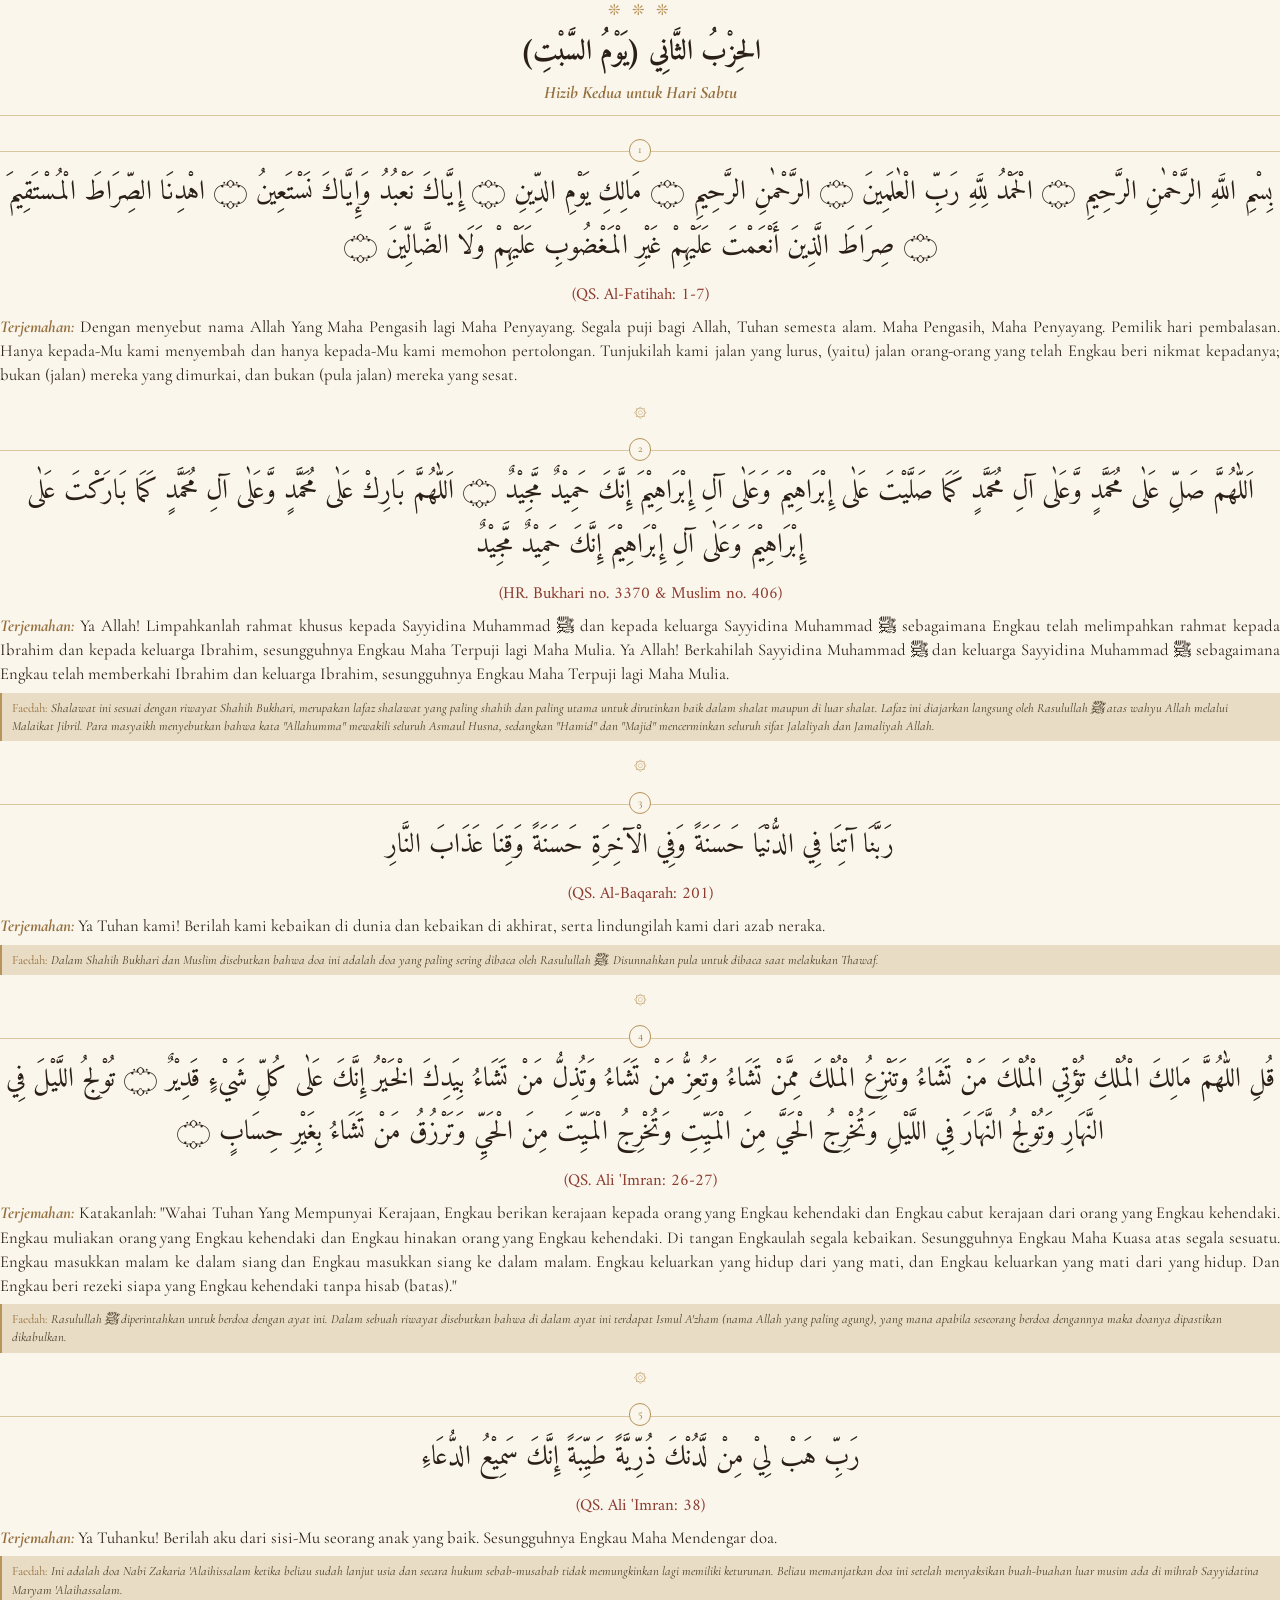
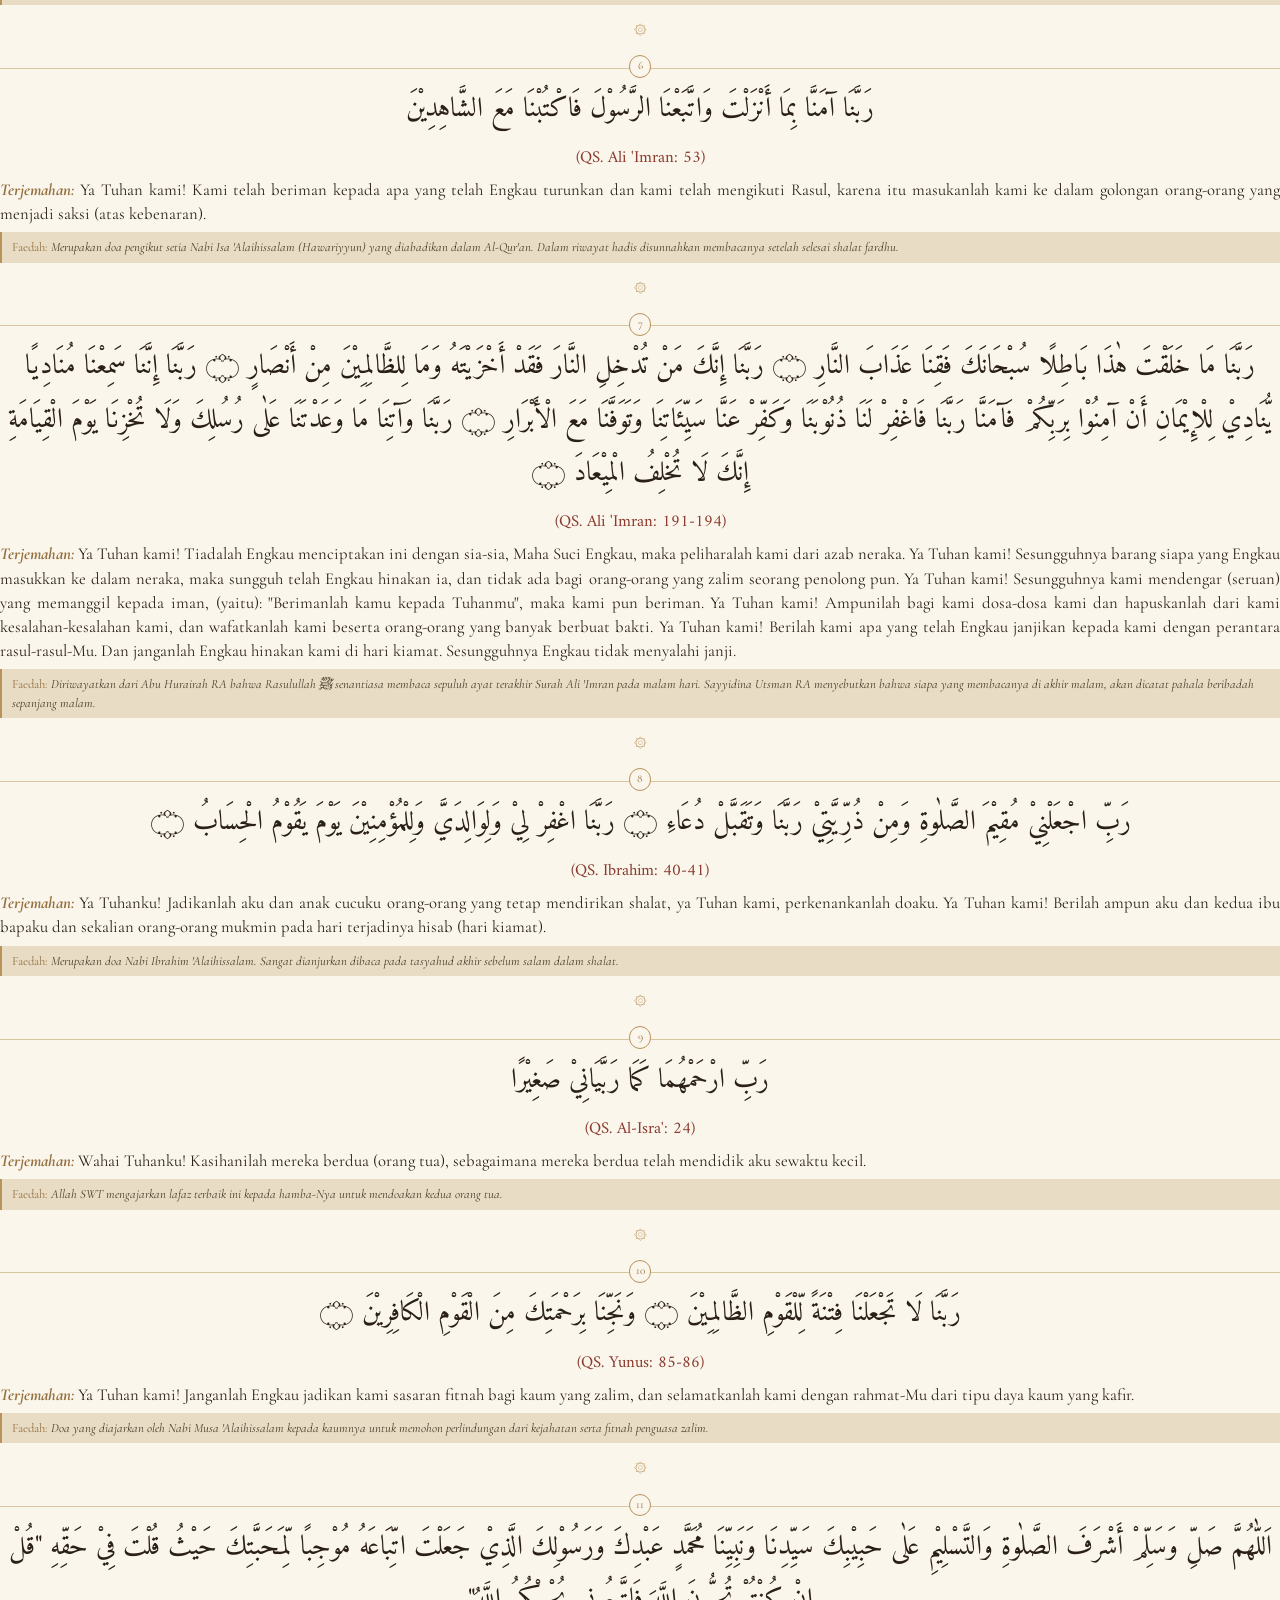
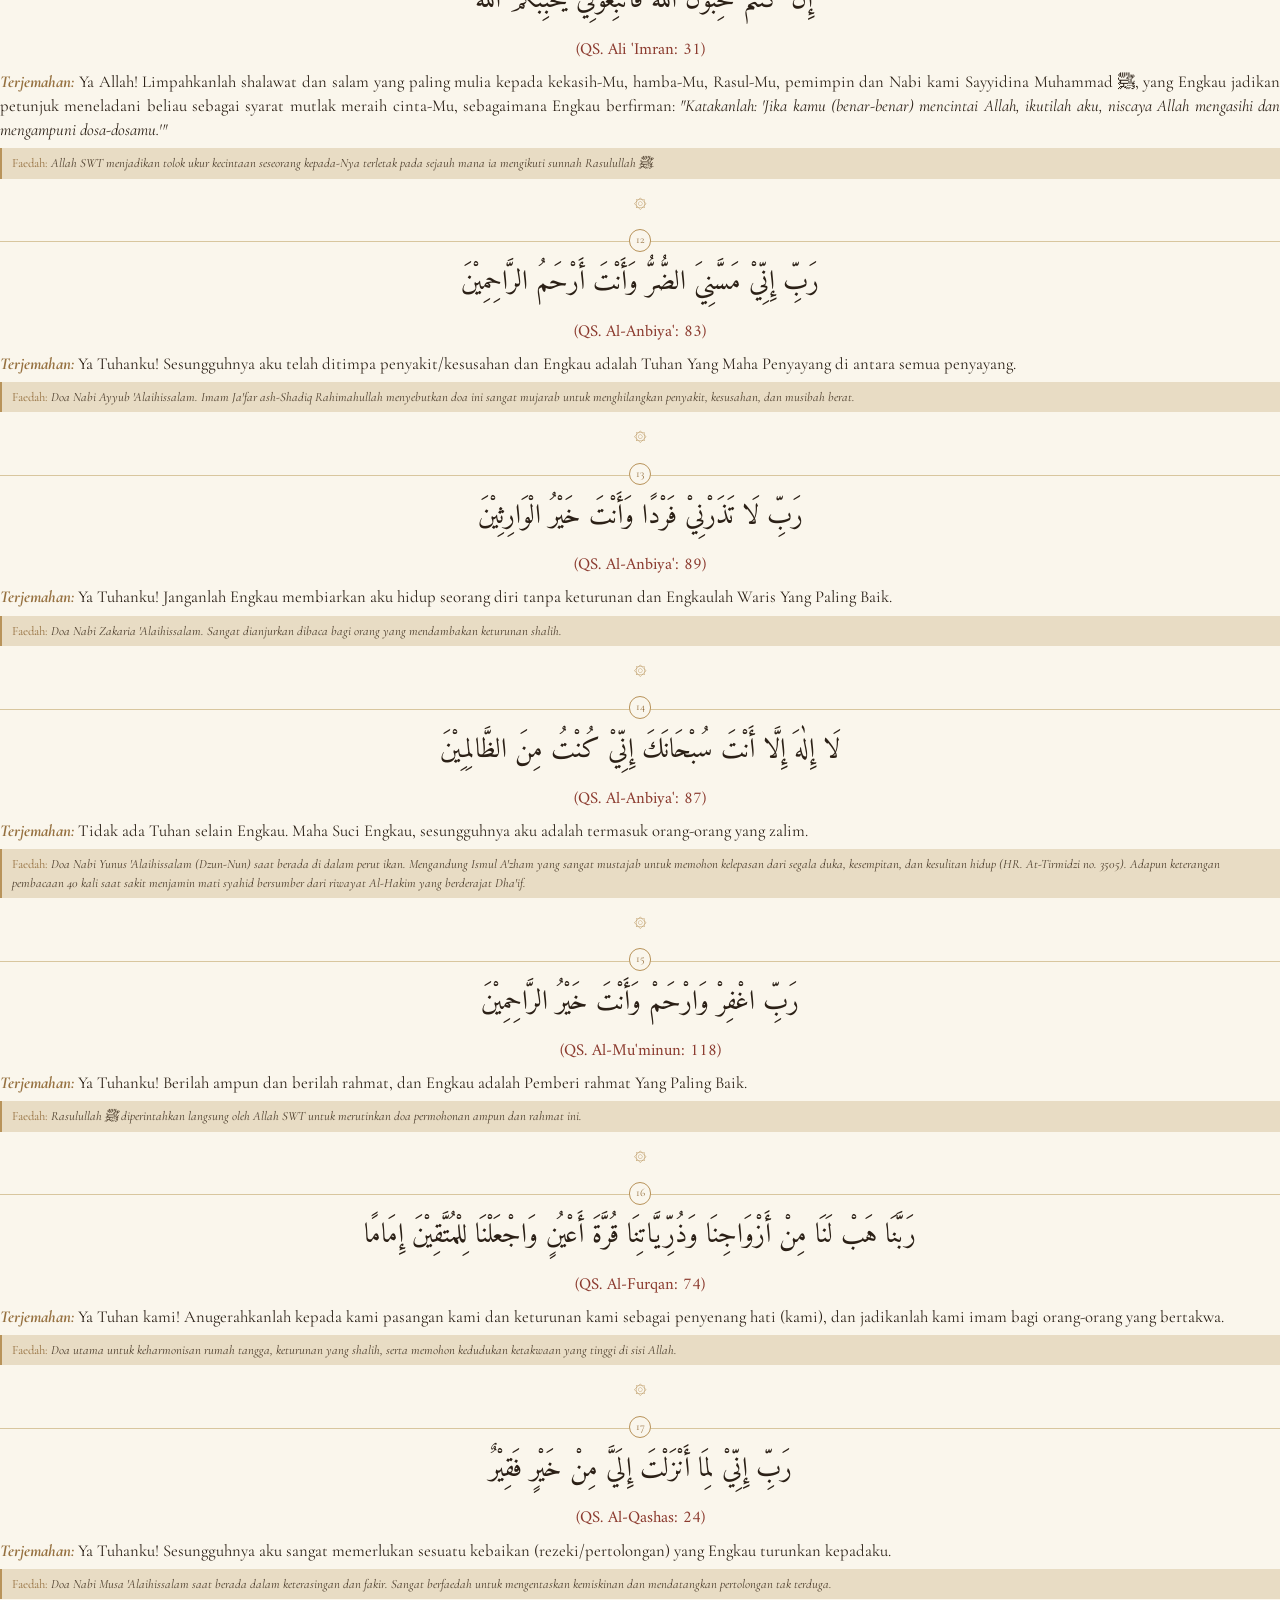
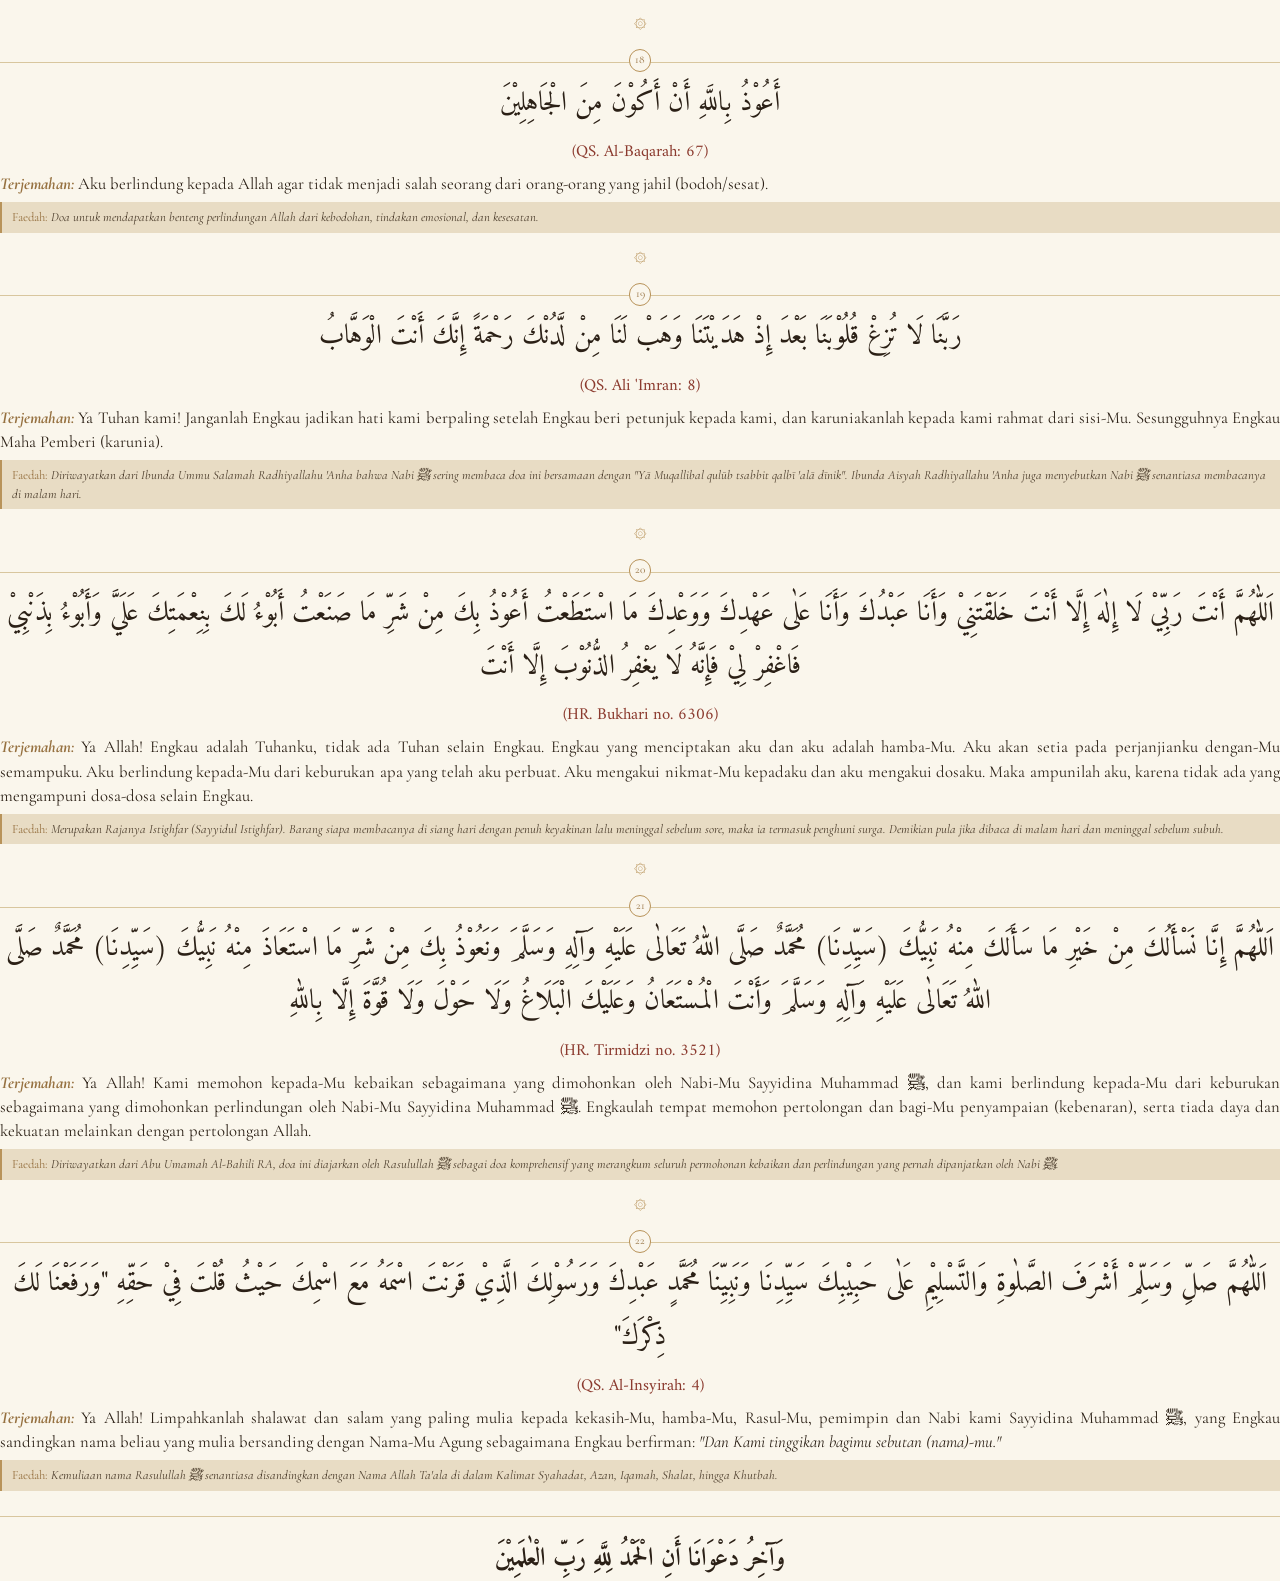
<file: html/hizib-kedua-sabtu.html>
<!DOCTYPE html>
<html lang="id">

<head>
    <meta charset="UTF-8">
    <title>Hizib Kedua - Hari Sabtu</title>
    <!-- Favicon -->
    <link rel="icon" type="image/x-icon" href="/favicon.ico">
    <link rel="icon" type="image/png" sizes="64x64" href="/pwa/icons/favicon.png">
    <link rel="icon" type="image/png" sizes="32x32" href="/favicon.png">
    <link rel="apple-touch-icon" href="/pwa/icons/apple-touch-icon.png">
    <link rel="preconnect" href="https://fonts.googleapis.com">
    <link rel="preconnect" href="https://fonts.gstatic.com" crossorigin>
    <link href="https://fonts.googleapis.com/css2?family=Amiri:ital,wght@0,400;0,700;1,400;1,700&family=Cormorant+Garamond:ital,wght@0,400;0,600;0,700;1,400;1,600;1,700&display=swap" rel="stylesheet">

    <style>
        @font-face {
            font-family: 'Amiri';
            src: local('Amiri'),
                 url('../fonts/Amiri-Regular.ttf') format('truetype'),
                 url('../Amiri-Regular.ttf') format('truetype');
            font-weight: normal;
            font-style: normal;
        }

        @font-face {
            font-family: 'Amiri';
            src: local('Amiri Bold'),
                 local('Amiri-Bold'),
                 url('../fonts/Amiri-Bold.ttf') format('truetype'),
                 url('../Amiri-Bold.ttf') format('truetype');
            font-weight: bold;
            font-style: normal;
        }

        /* Fallback / alias */
        @font-face {
            font-family: 'ArabicFont';
            src: local('Amiri'),
                 url('../fonts/Amiri-Regular.ttf') format('truetype'),
                 url('../Amiri-Regular.ttf') format('truetype');
            font-weight: normal;
            font-style: normal;
        }

        @font-face {
            font-family: 'Cormorant Garamond';
            src: local('Cormorant Garamond'),
                 url('../fonts/CormorantGaramond-Var.ttf') format('truetype');
            font-weight: normal;
            font-style: normal;
        }

        @font-face {
            font-family: 'Cormorant Garamond';
            src: local('Cormorant Garamond Bold'),
                 url('../fonts/CormorantGaramond-Var.ttf') format('truetype');
            font-weight: bold;
            font-style: normal;
        }

        @font-face {
            font-family: 'Cormorant Garamond';
            src: local('Cormorant Garamond Italic'),
                 url('../fonts/CormorantGaramond-Italic-Var.ttf') format('truetype');
            font-weight: normal;
            font-style: italic;
        }

        @font-face {
            font-family: 'Cormorant Garamond';
            src: local('Cormorant Garamond Bold Italic'),
                 url('../fonts/CormorantGaramond-Italic-Var.ttf') format('truetype');
            font-weight: bold;
            font-style: italic;
        }

        @page {
            size: A5;
            margin: 14mm 15mm 13mm 15mm;
            background-color: #FAF6EC;

            @top-center {
                content: "الحِزْبُ الثَّانِي (يَوْمُ السَّبْتِ)";
                font-family: 'Amiri', 'ArabicFont', serif;
                font-size: 8.5pt;
                color: #967140;
                direction: rtl;
            }

            @bottom-center {
                content: counter(page);
                font-family: 'Cormorant Garamond', serif;
                font-size: 9.5pt;
                color: #967140;
            }
        }

        @page :first {
            @top-center {
                content: none;
            }
        }

        body {
            font-family: 'Cormorant Garamond', serif;
            font-size: 12.5pt;
            line-height: 1.45;
            color: #2B2016;
            background-color: #FAF6EC;
            margin: 0;
            padding: 0;
        }

        /* Header Bab */
        .header-bab {
            text-align: center;
            margin-bottom: 20px;
            padding-bottom: 10px;
            border-bottom: 1px solid #D8C69E;
        }

        .ornamen-top {
            color: #B8935A;
            font-size: 11pt;
            letter-spacing: 4px;
            margin-bottom: 4px;
        }

        .judul-bab-arab {
            font-family: 'Amiri', 'ArabicFont', serif;
            font-size: 21pt;
            font-weight: bold;
            color: #2B2016;
            margin: 12px 0 6px 0;
            direction: rtl;
        }

        .judul-bab-indo {
            font-style: italic;
            font-size: 13pt;
            color: #967140;
            margin: 0;
        }

        /* Blok Doa */
        .doa-blok {
            page-break-inside: auto;
            margin-bottom: 16px;
            position: relative;
        }

        /* Meta / Nomor Doa */
        .doa-header {
            break-after: avoid;
            page-break-after: avoid;
            text-align: center;
            margin-bottom: 8px;
            position: relative;
        }

        .nomor-doa {
            display: inline-block;
            width: 5.5mm;
            height: 5.5mm;
            line-height: 5.5mm;
            border-radius: 50%;
            background-color: #FAF6EC;
            border: 1px solid #B8935A;
            color: #967140;
            font-size: 8.5pt;
            font-weight: bold;
            text-align: center;
            margin: 0 auto;
        }

        .garis-pembatas-top {
            border-top: 1px solid #D8C69E;
            margin-top: -2.75mm;
            margin-bottom: 8px;
            z-index: -1;
        }

        /* Teks Arab */
        .teks-arab {
            break-before: avoid;
            page-break-before: avoid;
            font-family: 'Amiri', 'ArabicFont', serif;
            font-size: 20.5pt;
            line-height: 1.95;
            text-align: center;
            direction: rtl;
            color: #2B2016;
            margin-top: 14px;
            margin-bottom: 10px;
        }

        /* Referensi Rubrikasi */
        .referensi {
            font-family: 'Amiri', 'ArabicFont', serif;
            font-size: 12.5pt;
            color: #8B3A2E;
            text-align: center;
            direction: ltr;
            unicode-bidi: isolate;
            margin-top: 6px;
            margin-bottom: 8px;
        }

        /* Terjemahan */
        .label-terjemahan {
            font-style: italic;
            font-weight: bold;
            color: #967140;
        }

        .terjemahan {
            text-align: justify;
            margin-bottom: 6px;
            color: #2B2016;
        }

        /* Catatan / Faedah Box */
        .catatan-box {
            background-color: #E8DCC4;
            border-left: 2pt solid #B8935A;
            padding: 6px 10px;
            font-style: italic;
            color: #4A3B2A;
            margin-top: 6px;
            margin-bottom: 8px;
            font-size: 9.5pt;
            break-inside: avoid;
            page-break-inside: avoid;
        }

        .catatan-box .label-catatan {
            font-weight: bold;
            color: #967140;
            font-style: normal;
        }

        /* Pemisah Antar Doa */
        .pemisah-doa {
            break-after: avoid;
            page-break-after: avoid;
            text-align: center;
            color: #B8935A;
            font-size: 10pt;
            margin: 12px 0;
        }

        /* Penutup */
        .penutup-blok {
            break-inside: avoid;
            page-break-inside: avoid;
            text-align: center;
            margin-top: 25px;
            padding-top: 10px;
            border-top: 1px solid #D8C69E;
        }

        .penutup-arab {
            font-family: 'Amiri', 'ArabicFont', serif;
            font-size: 19pt;
            font-weight: bold;
            color: #2B2016;
            margin-top: 14px;
            direction: rtl;
        }

        /* Media Print: Tipografi Standar Kitab A5 sesuai Promptnya.md */
        @media print {
            body {
                font-size: 10.5pt;
                line-height: 1.45;
            }

            .teks-arab {
                font-size: 12.5pt;
                line-height: 1.75;
            }

            .referensi {
                font-size: 8.5pt;
            }

            .catatan-box {
                font-size: 8.5pt;
            }
        }
    </style>
</head>

<body>

    <!-- HEADER BAB -->
    <div class="header-bab">
        <div class="ornamen-top">❊ ❊ ❊</div>
        <h1 class="judul-bab-arab">الحِزْبُ الثَّانِي (يَوْمُ السَّبْتِ)</h1>
        <h2 class="judul-bab-indo">Hizib Kedua untuk Hari Sabtu</h2>
    </div>

    <!-- DOA 1 -->
    <div class="doa-blok">
        <div class="doa-header">
            <span class="nomor-doa">1</span>
            <div class="garis-pembatas-top"></div>
        </div>
        <div class="teks-arab">
            بِسْمِ اللَّهِ الرَّحْمٰنِ الرَّحِيمِ ۝ الْحَمْدُ لِلَّهِ رَبِّ الْعٰلَمِينَ ۝ الرَّحْمٰنِ الرَّحِيمِ ۝
            مَالِكِ يَوْمِ الدِّينِ ۝ إِيَّاكَ نَعْبُدُ وَإِيَّاكَ نَسْتَعِينُ ۝ اهْدِنَا الصِّرَاطَ الْمُسْتَقِيمَ ۝
            صِرَاطَ الَّذِينَ أَنْعَمْتَ عَلَيْهِمْ غَيْرِ الْمَغْضُوبِ عَلَيْهِمْ وَلَا الضَّالِّينَ ۝
        </div>
        <div class="referensi">(QS. Al-Fatihah: 1-7)</div>
        <div class="terjemahan">
            <span class="label-terjemahan">Terjemahan:</span> Dengan menyebut nama Allah Yang Maha Pengasih lagi Maha
            Penyayang. Segala puji bagi Allah, Tuhan semesta alam. Maha Pengasih, Maha Penyayang. Pemilik hari pembalasan. Hanya kepada-Mu kami menyembah dan hanya kepada-Mu kami memohon
            pertolongan. Tunjukilah kami jalan yang lurus, (yaitu) jalan orang-orang yang telah Engkau
            beri nikmat kepadanya; bukan (jalan) mereka yang dimurkai, dan bukan (pula jalan) mereka yang sesat.
        </div>
    </div>

    <div class="pemisah-doa">۞</div>

    <!-- DOA 2 -->
    <div class="doa-blok">
        <div class="doa-header">
            <span class="nomor-doa">2</span>
            <div class="garis-pembatas-top"></div>
        </div>
        <div class="teks-arab">
            اَللّٰهُمَّ صَلِّ عَلٰى مُحَمَّدٍ وَّعَلٰى آلِ مُحَمَّدٍ كَمَا صَلَّيْتَ عَلٰى إِبْرَاهِيْمَ وَعَلٰى آلِ
            إِبْرَاهِيْمَ إِنَّكَ حَمِيْدٌ مَّجِيْدٌ ۝ اَللّٰهُمَّ بَارِكْ عَلٰى مُحَمَّدٍ وَّعَلٰى آلِ مُحَمَّدٍ كَمَا
            بَارَكْتَ عَلٰى إِبْرَاهِيْمَ وَعَلٰى آلِ إِبْرَاهِيْمَ إِنَّكَ حَمِيْدٌ مَّجِيْدٌ
        </div>
        <div class="referensi">(HR. Bukhari no. 3370 & Muslim no. 406)</div>
        <div class="terjemahan">
            <span class="label-terjemahan">Terjemahan:</span> Ya Allah! Limpahkanlah rahmat khusus kepada Sayyidina Muhammad ﷺ dan
            kepada keluarga Sayyidina Muhammad ﷺ sebagaimana Engkau telah melimpahkan rahmat kepada Ibrahim dan kepada keluarga
            Ibrahim, sesungguhnya Engkau Maha Terpuji lagi Maha Mulia. Ya Allah! Berkahilah Sayyidina Muhammad ﷺ dan
            keluarga Sayyidina Muhammad ﷺ sebagaimana Engkau telah memberkahi Ibrahim dan keluarga Ibrahim, sesungguhnya Engkau Maha
            Terpuji lagi Maha Mulia.
        </div>
        <div class="catatan-box">
            <span class="label-catatan">Faedah:</span> Shalawat ini sesuai dengan riwayat Shahih Bukhari, merupakan
            lafaz shalawat yang paling shahih dan paling utama untuk dirutinkan baik dalam shalat maupun di luar
            shalat. Lafaz ini diajarkan langsung oleh Rasulullah ﷺ atas wahyu Allah melalui Malaikat
            Jibril. Para masyaikh menyebutkan bahwa kata "Allahumma" mewakili seluruh Asmaul Husna, sedangkan
            "Hamid" dan "Majid" mencerminkan seluruh sifat Jalaliyah dan Jamaliyah Allah.
        </div>
    </div>

    <div class="pemisah-doa">۞</div>

    <!-- DOA 3 -->
    <div class="doa-blok">
        <div class="doa-header">
            <span class="nomor-doa">3</span>
            <div class="garis-pembatas-top"></div>
        </div>
        <div class="teks-arab">
            رَبَّنَا آتِنَا فِي الدُّنْيَا حَسَنَةً وَفِي الْآخِرَةِ حَسَنَةً وَقِنَا عَذَابَ النَّارِ
        </div>
        <div class="referensi">(QS. Al-Baqarah: 201)</div>
        <div class="terjemahan">
            <span class="label-terjemahan">Terjemahan:</span> Ya Tuhan kami! Berilah kami kebaikan di dunia dan kebaikan
            di akhirat, serta lindungilah kami dari azab neraka.
        </div>
        <div class="catatan-box">
            <span class="label-catatan">Faedah:</span> Dalam Shahih Bukhari dan Muslim disebutkan bahwa doa ini adalah
            doa yang paling sering dibaca oleh Rasulullah ﷺ. Disunnahkan pula untuk dibaca saat melakukan
            Thawaf.
        </div>
    </div>

    <div class="pemisah-doa">۞</div>

    <!-- DOA 4 -->
    <div class="doa-blok">
        <div class="doa-header">
            <span class="nomor-doa">4</span>
            <div class="garis-pembatas-top"></div>
        </div>
        <div class="teks-arab">
            قُلِ اللّٰهُمَّ مَالِكَ الْمُلْكِ تُؤْتِي الْمُلْكَ مَنْ تَشَاءُ وَتَنْزِعُ الْمُلْكَ مِمَّنْ تَشَاءُ
            وَتُعِزُّ مَنْ تَشَاءُ وَتُذِلُّ مَنْ تَشَاءُ بِيَدِكَ الْخَيْرُ إِنَّكَ عَلٰى كُلِّ شَيْءٍ قَدِيْرٌ ۝
            تُوْلِجُ اللَّيْلَ فِي النَّهَارِ وَتُوْلِجُ النَّهَارَ فِي اللَّيْلِ وَتُخْرِجُ الْحَيَّ مِنَ الْمَيِّتِ
            وَتُخْرِجُ الْمَيِّتَ مِنَ الْحَيِّ وَتَرْزُقُ مَنْ تَشَاءُ بِغَيْرِ حِسَابٍ ۝
        </div>
        <div class="referensi">(QS. Ali 'Imran: 26-27)</div>
        <div class="terjemahan">
            <span class="label-terjemahan">Terjemahan:</span> Katakanlah: "Wahai Tuhan Yang Mempunyai Kerajaan, Engkau
            berikan kerajaan kepada orang yang Engkau kehendaki dan Engkau cabut kerajaan dari orang yang Engkau
            kehendaki. Engkau muliakan orang yang Engkau kehendaki dan Engkau hinakan orang yang Engkau
            kehendaki. Di tangan Engkaulah segala kebaikan. Sesungguhnya Engkau Maha Kuasa atas segala
            sesuatu. Engkau masukkan malam ke dalam siang dan Engkau masukkan siang ke dalam malam.
            Engkau keluarkan yang hidup dari yang mati, dan Engkau keluarkan yang mati dari yang hidup. Dan
            Engkau beri rezeki siapa yang Engkau kehendaki tanpa hisab (batas)."
        </div>
        <div class="catatan-box">
            <span class="label-catatan">Faedah:</span> Rasulullah ﷺ diperintahkan untuk berdoa dengan ayat ini. Dalam sebuah riwayat disebutkan bahwa di dalam ayat ini terdapat Ismul A'zham (nama Allah yang paling
            agung), yang mana apabila seseorang berdoa dengannya maka doanya dipastikan dikabulkan.
        </div>
    </div>

    <div class="pemisah-doa">۞</div>

    <!-- DOA 5 -->
    <div class="doa-blok">
        <div class="doa-header">
            <span class="nomor-doa">5</span>
            <div class="garis-pembatas-top"></div>
        </div>
        <div class="teks-arab">
            رَبِّ هَبْ لِيْ مِنْ لَّدُنْكَ ذُرِّيَّةً طَيِّبَةً إِنَّكَ سَمِيْعُ الدُّعَاءِ
        </div>
        <div class="referensi">(QS. Ali 'Imran: 38)</div>
        <div class="terjemahan">
            <span class="label-terjemahan">Terjemahan:</span> Ya Tuhanku! Berilah aku dari sisi-Mu seorang anak yang
            baik. Sesungguhnya Engkau Maha Mendengar doa.
        </div>
        <div class="catatan-box">
            <span class="label-catatan">Faedah:</span> Ini adalah doa Nabi Zakaria 'Alaihissalam ketika beliau sudah
            lanjut usia dan secara hukum sebab-musabab tidak memungkinkan lagi memiliki keturunan. Beliau
            memanjatkan doa ini setelah menyaksikan buah-buahan luar musim ada di mihrab Sayyidatina Maryam
            'Alaihassalam.
        </div>
    </div>

    <div class="pemisah-doa">۞</div>

    <!-- DOA 6 -->
    <div class="doa-blok">
        <div class="doa-header">
            <span class="nomor-doa">6</span>
            <div class="garis-pembatas-top"></div>
        </div>
        <div class="teks-arab">
            رَبَّنَا آمَنَّا بِمَا أَنْزَلْتَ وَاتَّبَعْنَا الرَّسُوْلَ فَاكْتُبْنَا مَعَ الشَّاهِدِيْنَ
        </div>
        <div class="referensi">(QS. Ali 'Imran: 53)</div>
        <div class="terjemahan">
            <span class="label-terjemahan">Terjemahan:</span> Ya Tuhan kami! Kami telah beriman kepada apa yang telah
            Engkau turunkan dan kami telah mengikuti Rasul, karena itu masukanlah kami ke dalam golongan orang-orang
            yang menjadi saksi (atas kebenaran).
        </div>
        <div class="catatan-box">
            <span class="label-catatan">Faedah:</span> Merupakan doa pengikut setia Nabi Isa 'Alaihissalam (Hawariyyun)
            yang diabadikan dalam Al-Qur'an. Dalam riwayat hadis disunnahkan membacanya setelah selesai shalat
            fardhu.
        </div>
    </div>

    <div class="pemisah-doa">۞</div>

    <!-- DOA 7 -->
    <div class="doa-blok">
        <div class="doa-header">
            <span class="nomor-doa">7</span>
            <div class="garis-pembatas-top"></div>
        </div>
        <div class="teks-arab">
            رَبَّنَا مَا خَلَقْتَ هٰذَا بَاطِلًا سُبْحَانَكَ فَقِنَا عَذَابَ النَّارِ ۝ رَبَّنَا إِنَّكَ مَنْ تُدْخِلِ
            النَّارَ فَقَدْ أَخْزَيْتَهُ وَمَا لِلظَّالِمِيْنَ مِنْ أَنْصَارٍ ۝ رَبَّنَا إِنَّنَا سَمِعْنَا مُنَادِيًا
            يُّنَادِيْ لِلْإِيْمَانِ أَنْ آمِنُوْا بِرَبِّكُمْ فَآمَنَّا رَبَّنَا فَاغْفِرْ لَنَا ذُنُوْبَنَا وَكَفِّرْ
            عَنَّا سَيِّئَاتِنَا وَتَوَفَّنَا مَعَ الْأَبْرَارِ ۝ رَبَّنَا وَآتِنَا مَا وَعَدْتَنَا عَلٰى رُسُلِكَ
            وَلَا تُخْزِنَا يَوْمَ الْقِيَامَةِ إِنَّكَ لَا تُخْلِفُ الْمِيْعَادَ ۝
        </div>
        <div class="referensi">(QS. Ali 'Imran: 191-194)</div>
        <div class="terjemahan">
            <span class="label-terjemahan">Terjemahan:</span> Ya Tuhan kami! Tiadalah Engkau menciptakan ini dengan
            sia-sia, Maha Suci Engkau, maka peliharalah kami dari azab neraka. Ya Tuhan kami! Sesungguhnya
            barang siapa yang Engkau masukkan ke dalam neraka, maka sungguh telah Engkau hinakan ia, dan tidak ada bagi
            orang-orang yang zalim seorang penolong pun. Ya Tuhan kami! Sesungguhnya kami mendengar (seruan)
            yang memanggil kepada iman, (yaitu): "Berimanlah kamu kepada Tuhanmu", maka kami pun beriman. Ya Tuhan kami!
            Ampunilah bagi kami dosa-dosa kami dan hapuskanlah dari kami kesalahan-kesalahan kami, dan wafatkanlah kami
            beserta orang-orang yang banyak berbuat bakti. Ya Tuhan kami! Berilah kami apa yang telah Engkau janjikan
            kepada kami dengan perantara rasul-rasul-Mu. Dan janganlah Engkau hinakan kami di hari kiamat. Sesungguhnya
            Engkau tidak menyalahi janji.
        </div>
        <div class="catatan-box">
            <span class="label-catatan">Faedah:</span> Diriwayatkan dari Abu Hurairah RA bahwa Rasulullah ﷺ senantiasa
            membaca sepuluh ayat terakhir Surah Ali 'Imran pada malam hari. Sayyidina Utsman RA menyebutkan bahwa siapa
            yang membacanya di akhir malam, akan dicatat pahala beribadah sepanjang malam.
        </div>
    </div>

    <div class="pemisah-doa">۞</div>

    <!-- DOA 8 -->
    <div class="doa-blok">
        <div class="doa-header">
            <span class="nomor-doa">8</span>
            <div class="garis-pembatas-top"></div>
        </div>
        <div class="teks-arab">
            رَبِّ اجْعَلْنِيْ مُقِيْمَ الصَّلٰوةِ وَمِنْ ذُرِّيَّتِيْ رَبَّنَا وَتَقَبَّلْ دُعَاءِ ۝ رَبَّنَا اغْفِرْ
            لِيْ وَلِوَالِدَيَّ وَلِلْمُؤْمِنِيْنَ يَوْمَ يَقُوْمُ الْحِسَابُ ۝
        </div>
        <div class="referensi">(QS. Ibrahim: 40-41)</div>
        <div class="terjemahan">
            <span class="label-terjemahan">Terjemahan:</span> Ya Tuhanku! Jadikanlah aku dan anak cucuku orang-orang
            yang tetap mendirikan shalat, ya Tuhan kami, perkenankanlah doaku. Ya Tuhan kami! Berilah ampun aku dan
            kedua ibu bapaku dan sekalian orang-orang mukmin pada hari terjadinya hisab (hari kiamat).
        </div>
        <div class="catatan-box">
            <span class="label-catatan">Faedah:</span> Merupakan doa Nabi Ibrahim 'Alaihissalam. Sangat dianjurkan
            dibaca pada tasyahud akhir sebelum salam dalam shalat.
        </div>
    </div>

    <div class="pemisah-doa">۞</div>

    <!-- DOA 9 -->
    <div class="doa-blok">
        <div class="doa-header">
            <span class="nomor-doa">9</span>
            <div class="garis-pembatas-top"></div>
        </div>
        <div class="teks-arab">
            رَبِّ ارْحَمْهُمَا كَمَا رَبَّيَانِيْ صَغِيْرًا
        </div>
        <div class="referensi">(QS. Al-Isra': 24)</div>
        <div class="terjemahan">
            <span class="label-terjemahan">Terjemahan:</span> Wahai Tuhanku! Kasihanilah mereka berdua (orang tua),
            sebagaimana mereka berdua telah mendidik aku sewaktu kecil.
        </div>
        <div class="catatan-box">
            <span class="label-catatan">Faedah:</span> Allah SWT mengajarkan lafaz terbaik ini kepada hamba-Nya untuk
            mendoakan kedua orang tua.
        </div>
    </div>

    <div class="pemisah-doa">۞</div>

    <!-- DOA 10 -->
    <div class="doa-blok">
        <div class="doa-header">
            <span class="nomor-doa">10</span>
            <div class="garis-pembatas-top"></div>
        </div>
        <div class="teks-arab">
            رَبَّنَا لَا تَجْعَلْنَا فِتْنَةً لِّلْقَوْمِ الظَّالِمِيْنَ ۝ وَنَجِّنَا بِرَحْمَتِكَ مِنَ الْقَوْمِ
            الْكَافِرِيْنَ ۝
        </div>
        <div class="referensi">(QS. Yunus: 85-86)</div>
        <div class="terjemahan">
            <span class="label-terjemahan">Terjemahan:</span> Ya Tuhan kami! Janganlah Engkau jadikan kami sasaran
            fitnah bagi kaum yang zalim, dan selamatkanlah kami dengan rahmat-Mu dari tipu daya kaum yang kafir.
        </div>
        <div class="catatan-box">
            <span class="label-catatan">Faedah:</span> Doa yang diajarkan oleh Nabi Musa 'Alaihissalam kepada kaumnya
            untuk memohon perlindungan dari kejahatan serta fitnah penguasa zalim.
        </div>
    </div>

    <div class="pemisah-doa">۞</div>

    <!-- DOA 11 -->
    <div class="doa-blok">
        <div class="doa-header">
            <span class="nomor-doa">11</span>
            <div class="garis-pembatas-top"></div>
        </div>
        <div class="teks-arab">
            اَللّٰهُمَّ صَلِّ وَسَلِّمْ أَشْرَفَ الصَّلٰوةِ وَالتَّسْلِيْمِ عَلٰى حَبِيْبِكَ سَيِّدِنَا وَنَبِيِّنَا
            مُحَمَّدٍ عَبْدِكَ وَرَسُوْلِكَ الَّذِيْ جَعَلْتَ اتِّبَاعَهُ مُوْجِبًا لِّمَحَبَّتِكَ حَيْثُ قُلْتَ فِيْ
            حَقِّهِ "قُلْ إِنْ كُنْتُمْ تُحِبُّونَ اللَّهَ فَاتَّبِعُونِي يُحْبِبْكُمُ اللَّهُ"
        </div>
        <div class="referensi">(QS. Ali 'Imran: 31)</div>
        <div class="terjemahan">
            <span class="label-terjemahan">Terjemahan:</span> Ya Allah! Limpahkanlah shalawat dan salam yang paling
            mulia kepada kekasih-Mu, hamba-Mu, Rasul-Mu, pemimpin dan Nabi kami Sayyidina Muhammad ﷺ, yang Engkau jadikan
            petunjuk meneladani beliau sebagai syarat mutlak meraih cinta-Mu, sebagaimana Engkau berfirman:
            <em>"Katakanlah: 'Jika kamu (benar-benar) mencintai Allah, ikutilah aku, niscaya Allah mengasihi dan
                mengampuni dosa-dosamu.'"</em>
        </div>
        <div class="catatan-box">
            <span class="label-catatan">Faedah:</span> Allah SWT menjadikan tolok ukur kecintaan seseorang kepada-Nya
            terletak pada sejauh mana ia mengikuti sunnah Rasulullah ﷺ.
        </div>
    </div>

    <div class="pemisah-doa">۞</div>

    <!-- DOA 12 -->
    <div class="doa-blok">
        <div class="doa-header">
            <span class="nomor-doa">12</span>
            <div class="garis-pembatas-top"></div>
        </div>
        <div class="teks-arab">
            رَبِّ إِنِّيْ مَسَّنِيَ الضُّرُّ وَأَنْتَ أَرْحَمُ الرَّاحِمِيْنَ
        </div>
        <div class="referensi">(QS. Al-Anbiya': 83)</div>
        <div class="terjemahan">
            <span class="label-terjemahan">Terjemahan:</span> Ya Tuhanku! Sesungguhnya aku telah ditimpa
            penyakit/kesusahan dan Engkau adalah Tuhan Yang Maha Penyayang di antara semua penyayang.
        </div>
        <div class="catatan-box">
            <span class="label-catatan">Faedah:</span> Doa Nabi Ayyub 'Alaihissalam. Imam Ja'far ash-Shadiq Rahimahullah
            menyebutkan doa ini sangat mujarab untuk menghilangkan penyakit, kesusahan, dan musibah berat.
        </div>
    </div>

    <div class="pemisah-doa">۞</div>

    <!-- DOA 13 -->
    <div class="doa-blok">
        <div class="doa-header">
            <span class="nomor-doa">13</span>
            <div class="garis-pembatas-top"></div>
        </div>
        <div class="teks-arab">
            رَبِّ لَا تَذَرْنِيْ فَرْدًا وَأَنْتَ خَيْرُ الْوَارِثِيْنَ
        </div>
        <div class="referensi">(QS. Al-Anbiya': 89)</div>
        <div class="terjemahan">
            <span class="label-terjemahan">Terjemahan:</span> Ya Tuhanku! Janganlah Engkau membiarkan aku hidup seorang
            diri tanpa keturunan dan Engkaulah Waris Yang Paling Baik.
        </div>
        <div class="catatan-box">
            <span class="label-catatan">Faedah:</span> Doa Nabi Zakaria 'Alaihissalam. Sangat dianjurkan dibaca bagi
            orang yang mendambakan keturunan shalih.
        </div>
    </div>

    <div class="pemisah-doa">۞</div>

    <!-- DOA 14 -->
    <div class="doa-blok">
        <div class="doa-header">
            <span class="nomor-doa">14</span>
            <div class="garis-pembatas-top"></div>
        </div>
        <div class="teks-arab">
            لَا إِلٰهَ إِلَّا أَنْتَ سُبْحَانَكَ إِنِّيْ كُنْتُ مِنَ الظَّالِمِيْنَ
        </div>
        <div class="referensi">(QS. Al-Anbiya': 87)</div>
        <div class="terjemahan">
            <span class="label-terjemahan">Terjemahan:</span> Tidak ada Tuhan selain Engkau. Maha Suci Engkau,
            sesungguhnya aku adalah termasuk orang-orang yang zalim.
        </div>
        <div class="catatan-box">
            <span class="label-catatan">Faedah:</span> Doa Nabi Yunus 'Alaihissalam (Dzun-Nun) saat berada di dalam
            perut ikan. Mengandung Ismul A'zham yang sangat mustajab untuk memohon kelepasan dari segala duka, kesempitan,
            dan kesulitan hidup (HR. At-Tirmidzi no. 3505). Adapun keterangan pembacaan 40 kali saat sakit menjamin mati syahid bersumber dari riwayat Al-Hakim yang berderajat <em>Dha'if</em>.
        </div>
    </div>

    <div class="pemisah-doa">۞</div>

    <!-- DOA 15 -->
    <div class="doa-blok">
        <div class="doa-header">
            <span class="nomor-doa">15</span>
            <div class="garis-pembatas-top"></div>
        </div>
        <div class="teks-arab">
            رَبِّ اغْفِرْ وَارْحَمْ وَأَنْتَ خَيْرُ الرَّاحِمِيْنَ
        </div>
        <div class="referensi">(QS. Al-Mu'minun: 118)</div>
        <div class="terjemahan">
            <span class="label-terjemahan">Terjemahan:</span> Ya Tuhanku! Berilah ampun dan berilah rahmat, dan Engkau
            adalah Pemberi rahmat Yang Paling Baik.
        </div>
        <div class="catatan-box">
            <span class="label-catatan">Faedah:</span> Rasulullah ﷺ diperintahkan langsung oleh Allah SWT untuk
            merutinkan doa permohonan ampun dan rahmat ini.
        </div>
    </div>

    <div class="pemisah-doa">۞</div>

    <!-- DOA 16 -->
    <div class="doa-blok">
        <div class="doa-header">
            <span class="nomor-doa">16</span>
            <div class="garis-pembatas-top"></div>
        </div>
        <div class="teks-arab">
            رَبَّنَا هَبْ لَنَا مِنْ أَزْوَاجِنَا وَذُرِّيَّاتِنَا قُرَّةَ أَعْيُنٍ وَاجْعَلْنَا لِلْمُتَّقِيْنَ
            إِمَامًا
        </div>
        <div class="referensi">(QS. Al-Furqan: 74)</div>
        <div class="terjemahan">
            <span class="label-terjemahan">Terjemahan:</span> Ya Tuhan kami! Anugerahkanlah kepada kami pasangan kami
            dan keturunan kami sebagai penyenang hati (kami), dan jadikanlah kami imam bagi orang-orang yang bertakwa.
        </div>
        <div class="catatan-box">
            <span class="label-catatan">Faedah:</span> Doa utama untuk keharmonisan rumah tangga, keturunan yang shalih,
            serta memohon kedudukan ketakwaan yang tinggi di sisi Allah.
        </div>
    </div>

    <div class="pemisah-doa">۞</div>

    <!-- DOA 17 -->
    <div class="doa-blok">
        <div class="doa-header">
            <span class="nomor-doa">17</span>
            <div class="garis-pembatas-top"></div>
        </div>
        <div class="teks-arab">
            رَبِّ إِنِّيْ لِمَا أَنْزَلْتَ إِلَيَّ مِنْ خَيْرٍ فَقِيْرٌ
        </div>
        <div class="referensi">(QS. Al-Qashas: 24)</div>
        <div class="terjemahan">
            <span class="label-terjemahan">Terjemahan:</span> Ya Tuhanku! Sesungguhnya aku sangat memerlukan sesuatu
            kebaikan (rezeki/pertolongan) yang Engkau turunkan kepadaku.
        </div>
        <div class="catatan-box">
            <span class="label-catatan">Faedah:</span> Doa Nabi Musa 'Alaihissalam saat berada dalam keterasingan dan
            fakir. Sangat berfaedah untuk mengentaskan kemiskinan dan mendatangkan pertolongan tak terduga.
        </div>
    </div>

    <div class="pemisah-doa">۞</div>

    <!-- DOA 18 -->
    <div class="doa-blok">
        <div class="doa-header">
            <span class="nomor-doa">18</span>
            <div class="garis-pembatas-top"></div>
        </div>
        <div class="teks-arab">
            أَعُوْذُ بِاللَّهِ أَنْ أَكُوْنَ مِنَ الْجَاهِلِيْنَ
        </div>
        <div class="referensi">(QS. Al-Baqarah: 67)</div>
        <div class="terjemahan">
            <span class="label-terjemahan">Terjemahan:</span> Aku berlindung kepada Allah agar tidak menjadi salah
            seorang dari orang-orang yang jahil (bodoh/sesat).
        </div>
        <div class="catatan-box">
            <span class="label-catatan">Faedah:</span> Doa untuk mendapatkan benteng perlindungan Allah dari kebodohan,
            tindakan emosional, dan kesesatan.
        </div>
    </div>

    <div class="pemisah-doa">۞</div>

    <!-- DOA 19 -->
    <div class="doa-blok">
        <div class="doa-header">
            <span class="nomor-doa">19</span>
            <div class="garis-pembatas-top"></div>
        </div>
        <div class="teks-arab">
            رَبَّنَا لَا تُزِغْ قُلُوْبَنَا بَعْدَ إِذْ هَدَيْتَنَا وَهَبْ لَنَا مِنْ لَّدُنْكَ رَحْمَةً إِنَّكَ أَنْتَ
            الْوَهَّابُ
        </div>
        <div class="referensi">(QS. Ali 'Imran: 8)</div>
        <div class="terjemahan">
            <span class="label-terjemahan">Terjemahan:</span> Ya Tuhan kami! Janganlah Engkau jadikan hati kami
            berpaling setelah Engkau beri petunjuk kepada kami, dan karuniakanlah kepada kami rahmat dari sisi-Mu.
            Sesungguhnya Engkau Maha Pemberi (karunia).
        </div>
        <div class="catatan-box">
            <span class="label-catatan">Faedah:</span> Diriwayatkan dari Ibunda Ummu Salamah Radhiyallahu 'Anha bahwa
            Nabi ﷺ sering membaca doa ini bersamaan dengan "Yā Muqallibal qulūb tsabbit qalbī 'alā dīnik". Ibunda
            Aisyah Radhiyallahu 'Anha juga menyebutkan Nabi ﷺ senantiasa membacanya di malam hari.
        </div>
    </div>

    <div class="pemisah-doa">۞</div>

    <!-- DOA 20 -->
    <div class="doa-blok">
        <div class="doa-header">
            <span class="nomor-doa">20</span>
            <div class="garis-pembatas-top"></div>
        </div>
        <div class="teks-arab">
            اَللّٰهُمَّ أَنْتَ رَبِّيْ لَا إِلٰهَ إِلَّا أَنْتَ خَلَقْتَنِيْ وَأَنَا عَبْدُكَ وَأَنَا عَلٰى عَهْدِكَ
            وَوَعْدِكَ مَا اسْتَطَعْتُ أَعُوْذُ بِكَ مِنْ شَرِّ مَا صَنَعْتُ أَبُوْءُ لَكَ بِنِعْمَتِكَ عَلَيَّ
            وَأَبُوْءُ بِذَنْبِيْ فَاغْفِرْ لِيْ فَإِنَّهُ لَا يَغْفِرُ الذُّنُوْبَ إِلَّا أَنْتَ
        </div>
        <div class="referensi">(HR. Bukhari no. 6306)</div>
        <div class="terjemahan">
            <span class="label-terjemahan">Terjemahan:</span> Ya Allah! Engkau adalah Tuhanku, tidak ada Tuhan selain
            Engkau. Engkau yang menciptakan aku dan aku adalah hamba-Mu. Aku akan setia pada perjanjianku dengan-Mu
            semampuku. Aku berlindung kepada-Mu dari keburukan apa yang telah aku perbuat. Aku mengakui nikmat-Mu
            kepadaku dan aku mengakui dosaku. Maka ampunilah aku, karena tidak ada yang mengampuni dosa-dosa selain
            Engkau.
        </div>
        <div class="catatan-box">
            <span class="label-catatan">Faedah:</span> Merupakan Rajanya Istighfar (Sayyidul Istighfar). Barang siapa
            membacanya di siang hari dengan penuh keyakinan lalu meninggal sebelum sore, maka ia termasuk penghuni
            surga. Demikian pula jika dibaca di malam hari dan meninggal sebelum subuh.
        </div>
    </div>

    <div class="pemisah-doa">۞</div>

    <!-- DOA 21 -->
    <div class="doa-blok">
        <div class="doa-header">
            <span class="nomor-doa">21</span>
            <div class="garis-pembatas-top"></div>
        </div>
        <div class="teks-arab">
            اَللّٰهُمَّ إِنَّا نَسْأَلُكَ مِنْ خَيْرِ مَا سَأَلَكَ مِنْهُ نَبِيُّكَ (سَيِّدِنَا) مُحَمَّدٌ صَلَّى اللّٰهُ
            تَعَالٰى عَلَيْهِ وَآلِهِ وَسَلَّمَ وَنَعُوْذُ بِكَ مِنْ شَرِّ مَا اسْتَعَاذَ مِنْهُ نَبِيُّكَ (سَيِّدِنَا)
            مُحَمَّدٌ صَلَّى اللّٰهُ تَعَالٰى عَلَيْهِ وَآلِهِ وَسَلَّمَ وَأَنْتَ الْمُسْتَعَانُ وَعَلَيْكَ الْبَلَاغُ
            وَلَا حَوْلَ وَلَا قُوَّةَ إِلَّا بِاللّٰهِ
        </div>
        <div class="referensi">(HR. Tirmidzi no. 3521)</div>
        <div class="terjemahan">
            <span class="label-terjemahan">Terjemahan:</span> Ya Allah! Kami memohon kepada-Mu kebaikan sebagaimana yang
            dimohonkan oleh Nabi-Mu Sayyidina Muhammad ﷺ, dan kami berlindung kepada-Mu dari keburukan sebagaimana
            yang dimohonkan perlindungan oleh Nabi-Mu Sayyidina Muhammad ﷺ. Engkaulah tempat memohon pertolongan dan
            bagi-Mu penyampaian (kebenaran), serta tiada daya dan kekuatan melainkan dengan pertolongan Allah.
        </div>
        <div class="catatan-box">
            <span class="label-catatan">Faedah:</span> Diriwayatkan dari Abu Umamah Al-Bahili RA, doa ini diajarkan oleh
            Rasulullah ﷺ sebagai doa komprehensif yang merangkum seluruh permohonan kebaikan dan perlindungan yang pernah
            dipanjatkan oleh Nabi ﷺ.
        </div>
    </div>

    <div class="pemisah-doa">۞</div>

    <!-- DOA 22 -->
    <div class="doa-blok" style="break-inside: avoid; page-break-inside: avoid;">
        <div class="doa-header">
            <span class="nomor-doa">22</span>
            <div class="garis-pembatas-top"></div>
        </div>
        <div class="teks-arab">
            اَللّٰهُمَّ صَلِّ وَسَلِّمْ أَشْرَفَ الصَّلٰوةِ وَالتَّسْلِيْمِ عَلٰى حَبِيْبِكَ سَيِّدِنَا وَنَبِيِّنَا
            مُحَمَّدٍ عَبْدِكَ وَرَسُوْلِكَ الَّذِيْ قَرَنْتَ اسْمَهُ مَعَ اسْمِكَ حَيْثُ قُلْتَ فِيْ حَقِّهِ
            "وَرَفَعْنَا لَكَ ذِكْرَكَ"
        </div>
        <div class="referensi">(QS. Al-Insyirah: 4)</div>
        <div class="terjemahan">
            <span class="label-terjemahan">Terjemahan:</span> Ya Allah! Limpahkanlah shalawat dan salam yang paling
            mulia kepada kekasih-Mu, hamba-Mu, Rasul-Mu, pemimpin dan Nabi kami Sayyidina Muhammad ﷺ, yang Engkau sandingkan
            nama beliau yang mulia bersanding dengan Nama-Mu Agung sebagaimana Engkau berfirman: <em>"Dan Kami tinggikan
                bagimu sebutan (nama)-mu."</em>
        </div>
        <div class="catatan-box">
            <span class="label-catatan">Faedah:</span> Kemuliaan nama Rasulullah ﷺ senantiasa disandingkan dengan Nama
            Allah Ta'ala di dalam Kalimat Syahadat, Azan, Iqamah, Shalat, hingga Khutbah.
        </div>
    </div>

    <!-- PENUTUP -->
    <div class="penutup-blok">
        <div class="penutup-arab">
            وَآخِرُ دَعْوَانَا أَنِ الْحَمْدُ لِلَّهِ رَبِّ الْعٰلَمِيْنَ
        </div>
    </div>

</body>

</html>
</file>
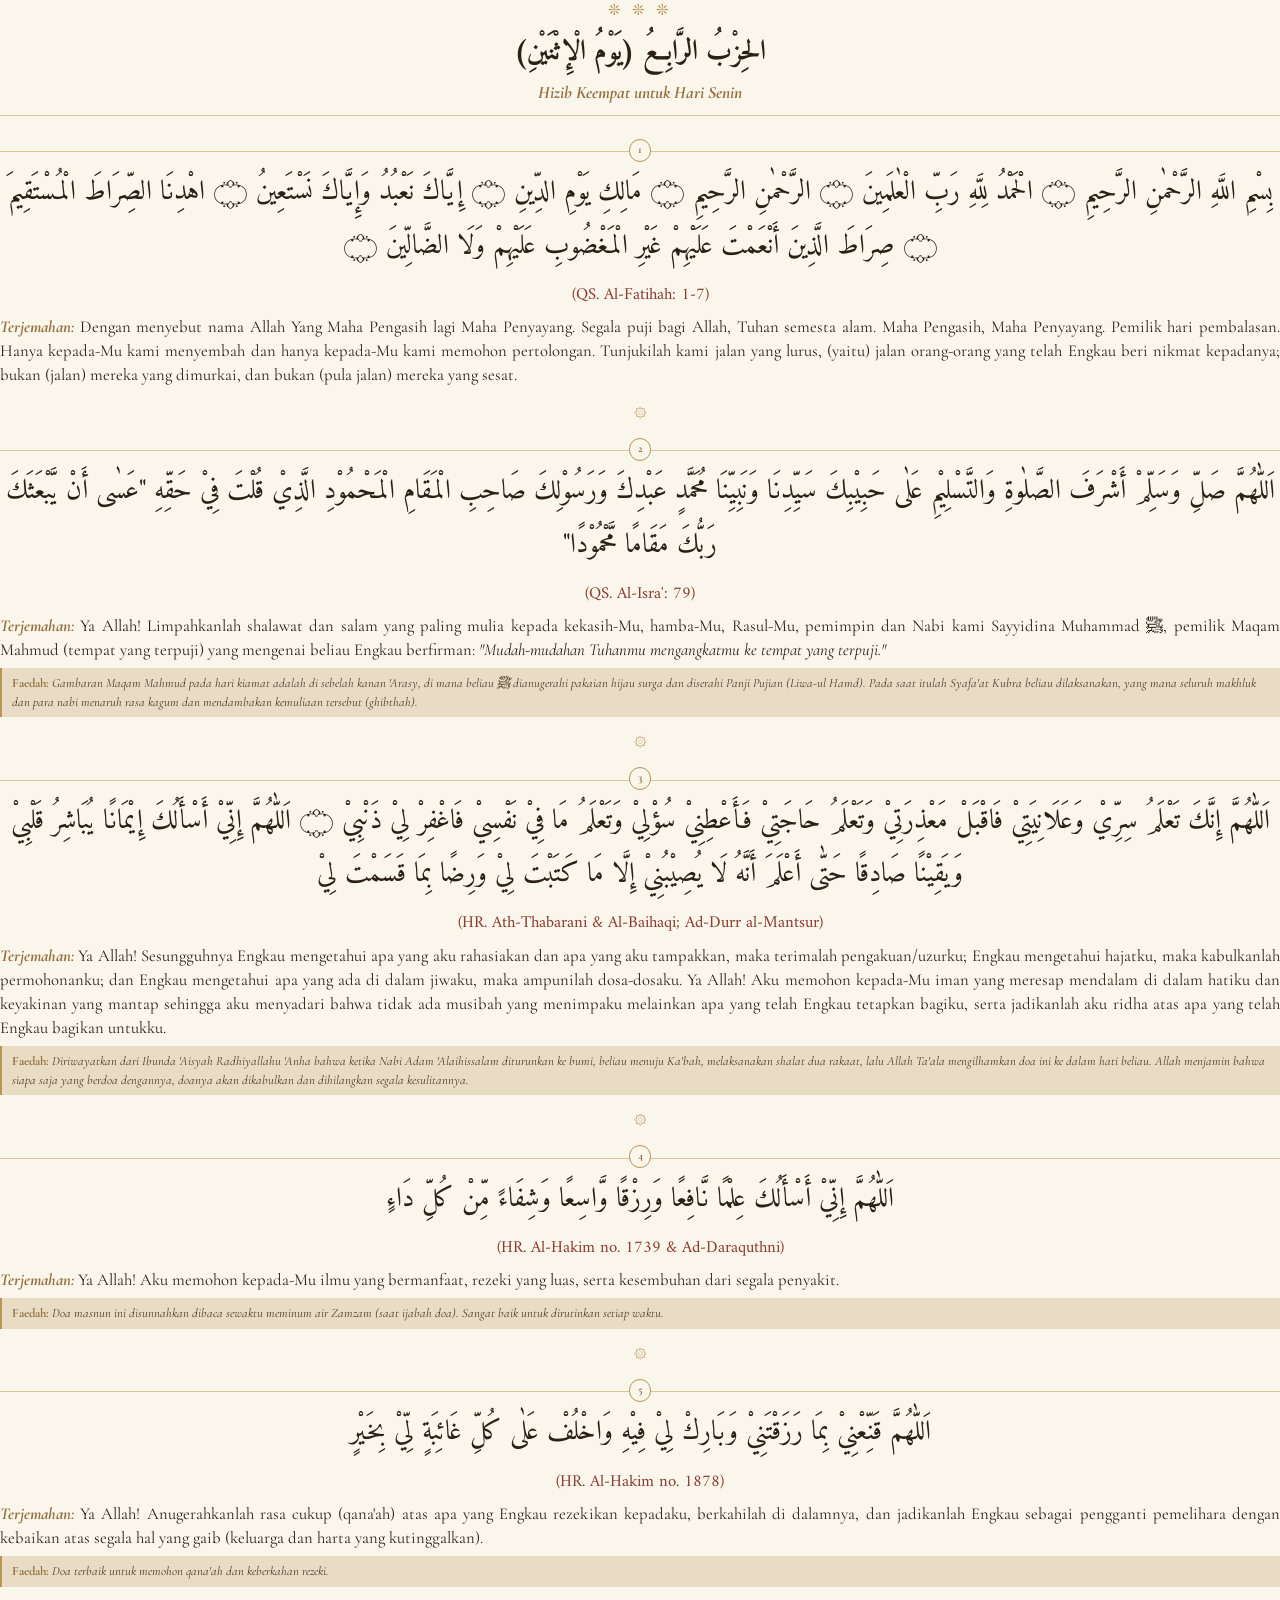
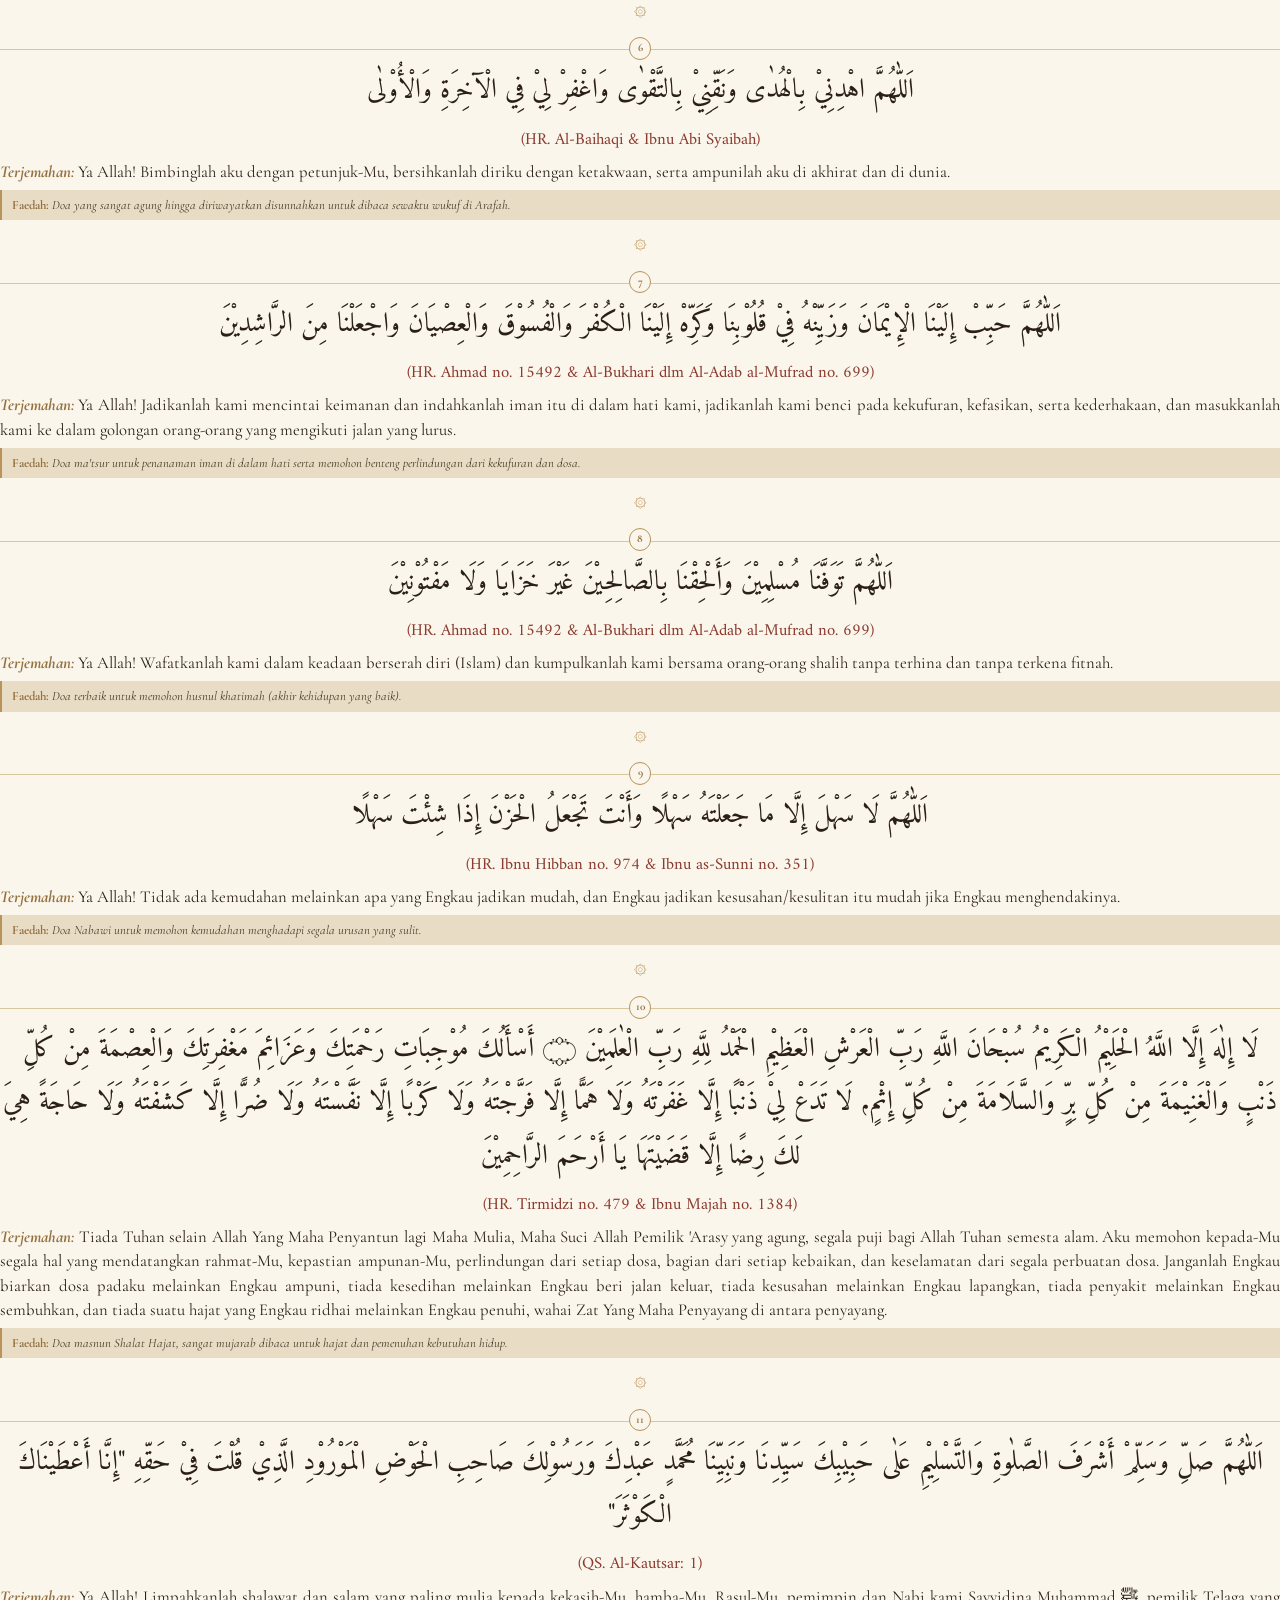
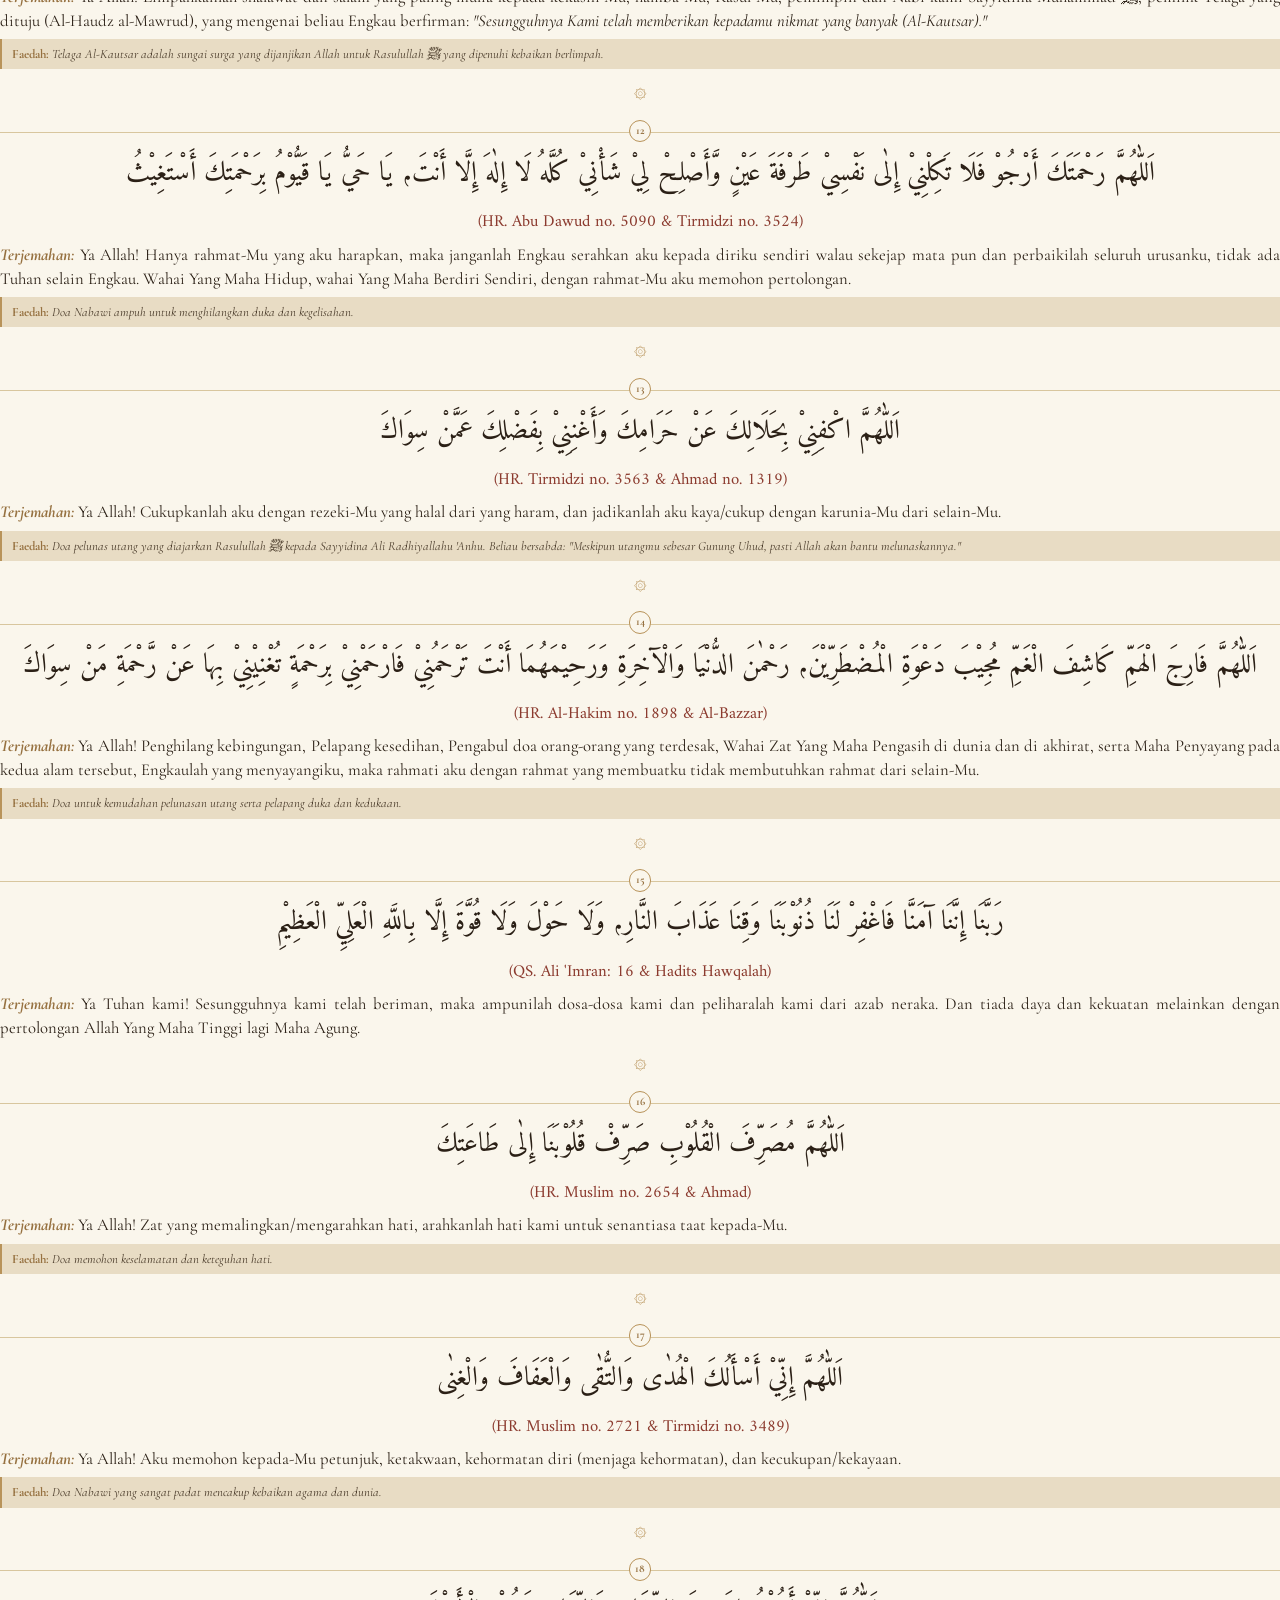
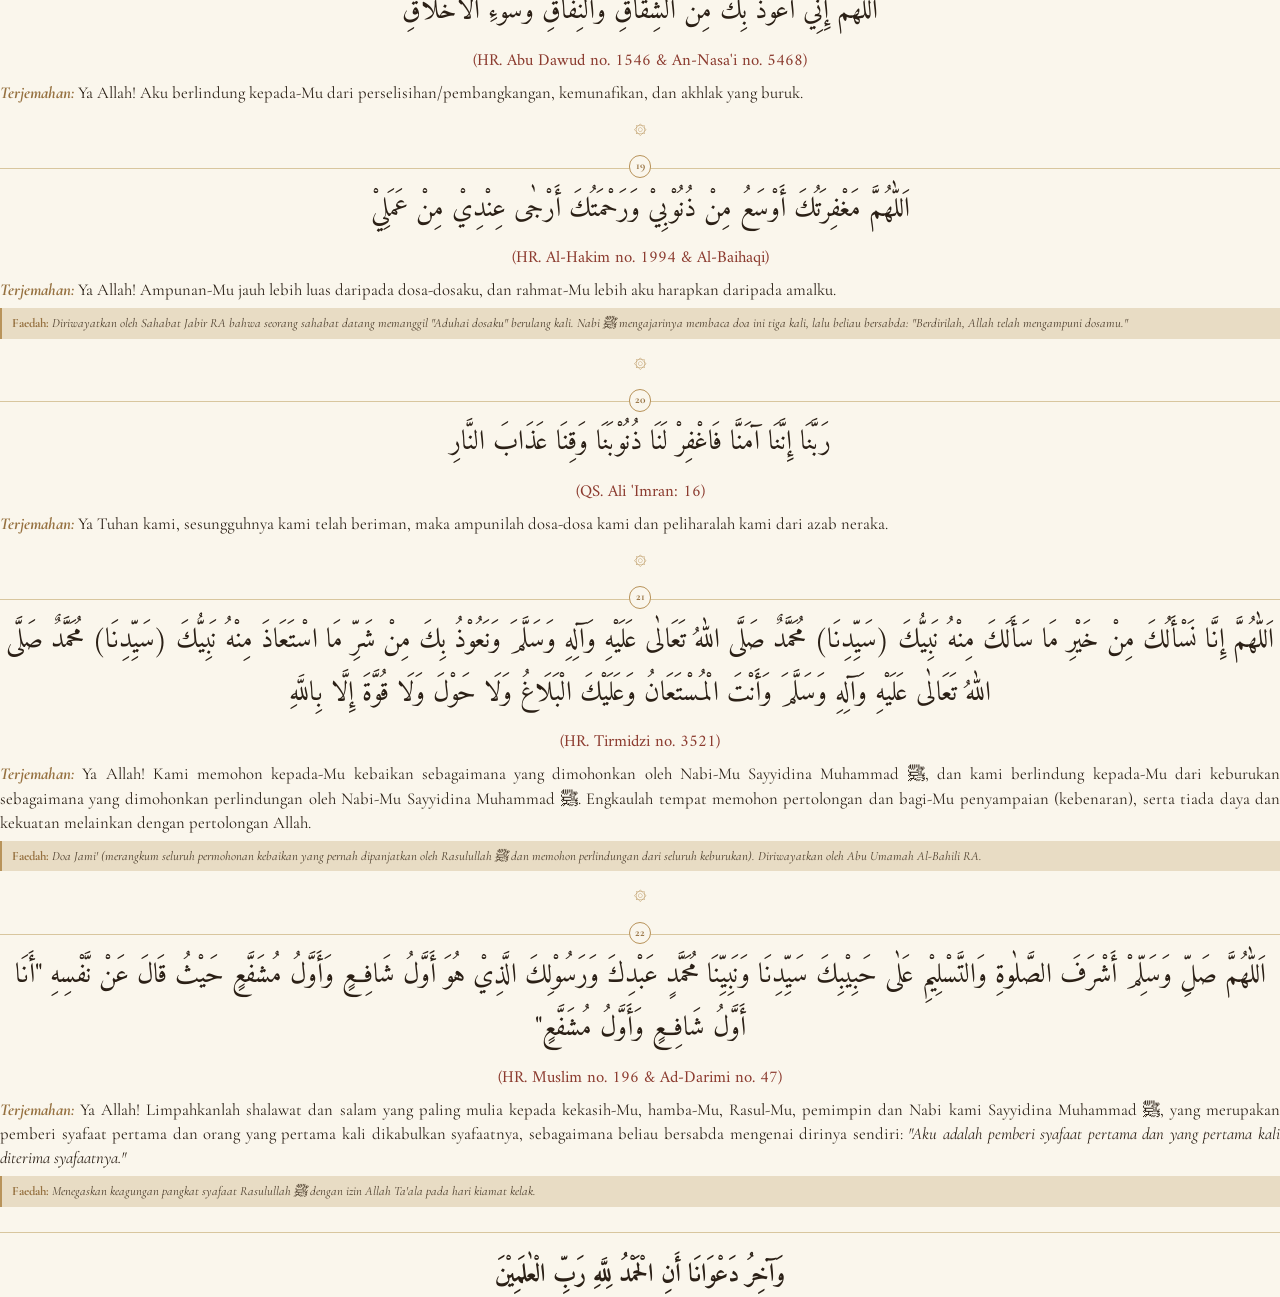
<file: html/hizib-keempat-senin.html>
<!DOCTYPE html>
<html lang="id">

<head>
    <meta charset="UTF-8">
    <title>Hizib Keempat - Hari Senin</title>
    <!-- Favicon -->
    <link rel="icon" type="image/x-icon" href="/favicon.ico">
    <link rel="icon" type="image/png" sizes="64x64" href="/pwa/icons/favicon.png">
    <link rel="icon" type="image/png" sizes="32x32" href="/favicon.png">
    <link rel="apple-touch-icon" href="/pwa/icons/apple-touch-icon.png">
    <link rel="preconnect" href="https://fonts.googleapis.com">
    <link rel="preconnect" href="https://fonts.gstatic.com" crossorigin>
    <link href="https://fonts.googleapis.com/css2?family=Amiri:ital,wght@0,400;0,700;1,400;1,700&family=Cormorant+Garamond:ital,wght@0,400;0,600;0,700;1,400;1,600;1,700&display=swap" rel="stylesheet">

    <style>
        @font-face {
            font-family: 'Amiri';
            src: local('Amiri'),
                 url('../fonts/Amiri-Regular.ttf') format('truetype'),
                 url('../Amiri-Regular.ttf') format('truetype');
            font-weight: normal;
            font-style: normal;
        }

        @font-face {
            font-family: 'Amiri';
            src: local('Amiri Bold'),
                 local('Amiri-Bold'),
                 url('../fonts/Amiri-Bold.ttf') format('truetype'),
                 url('../Amiri-Bold.ttf') format('truetype');
            font-weight: bold;
            font-style: normal;
        }

        /* Fallback / alias */
        @font-face {
            font-family: 'ArabicFont';
            src: local('Amiri'),
                 url('../fonts/Amiri-Regular.ttf') format('truetype'),
                 url('../Amiri-Regular.ttf') format('truetype');
            font-weight: normal;
            font-style: normal;
        }

        @font-face {
            font-family: 'Cormorant Garamond';
            src: local('Cormorant Garamond'),
                 url('../fonts/CormorantGaramond-Var.ttf') format('truetype');
            font-weight: normal;
            font-style: normal;
        }

        @font-face {
            font-family: 'Cormorant Garamond';
            src: local('Cormorant Garamond Italic'),
                 url('../fonts/CormorantGaramond-Italic-Var.ttf') format('truetype');
            font-weight: normal;
            font-style: italic;
        }

        @page {
            size: A5;
            margin: 14mm 15mm 13mm 15mm;
            background-color: #FAF6EC;
        }

        body {
            font-family: 'Cormorant Garamond', serif;
            font-size: 12.5pt;
            line-height: 1.45;
            color: #2B2016;
            background-color: #FAF6EC;
            margin: 0;
            padding: 0;
        }

        /* Header Bab */
        .header-bab {
            text-align: center;
            margin-bottom: 20px;
            padding-bottom: 10px;
            border-bottom: 1px solid #D8C69E;
        }

        .ornamen-top {
            color: #B8935A;
            font-size: 11pt;
            letter-spacing: 4px;
            margin-bottom: 4px;
        }

        .judul-bab-arab {
            font-family: 'Amiri', 'ArabicFont', serif;
            font-size: 21pt;
            font-weight: bold;
            color: #2B2016;
            margin: 12px 0 6px 0;
            direction: rtl;
        }

        .judul-bab-indo {
            font-style: italic;
            font-size: 13pt;
            color: #967140;
            margin: 0;
        }

        /* Blok Doa */
        .doa-blok {
            page-break-inside: auto;
            margin-bottom: 16px;
            position: relative;
        }

        /* Meta / Nomor Doa */
        .doa-header {
            text-align: center;
            margin-bottom: 8px;
            position: relative;
        }

        .nomor-doa {
            display: inline-block;
            width: 5.5mm;
            height: 5.5mm;
            line-height: 5.5mm;
            border-radius: 50%;
            background-color: #FAF6EC;
            border: 1px solid #B8935A;
            color: #967140;
            font-size: 8.5pt;
            font-weight: bold;
            text-align: center;
            margin: 0 auto;
        }

        .garis-pembatas-top {
            border-top: 1px solid #D8C69E;
            margin-top: -2.75mm;
            margin-bottom: 8px;
            z-index: -1;
        }

        /* Teks Arab */
        .teks-arab {
            font-family: 'Amiri', 'ArabicFont', serif;
            font-size: 20.5pt;
            line-height: 1.95;
            text-align: center;
            direction: rtl;
            color: #2B2016;
            margin-top: 14px;
            margin-bottom: 10px;
        }

        /* Referensi Rubrikasi */
        .referensi {
            font-family: 'Amiri', 'ArabicFont', serif;
            font-size: 12.5pt;
            color: #8B3A2E;
            text-align: center;
            direction: ltr;
            unicode-bidi: isolate;
            margin-top: 6px;
            margin-bottom: 8px;
        }

        /* Terjemahan */
        .label-terjemahan {
            font-style: italic;
            font-weight: bold;
            color: #967140;
        }

        .terjemahan {
            text-align: justify;
            margin-bottom: 6px;
            color: #2B2016;
        }

        /* Catatan / Faedah Box */
        .catatan-box {
            background-color: #E8DCC4;
            border-left: 2pt solid #B8935A;
            padding: 6px 10px;
            font-style: italic;
            color: #4A3B2A;
            margin-top: 6px;
            margin-bottom: 8px;
            font-size: 9.5pt;
        }

        .catatan-box .label-catatan {
            font-weight: bold;
            color: #967140;
            font-style: normal;
        }

        /* Pemisah Antar Doa */
        .pemisah-doa {
            text-align: center;
            color: #B8935A;
            font-size: 10pt;
            margin: 12px 0;
        }

        /* Penutup */
        .penutup-blok {
            text-align: center;
            margin-top: 25px;
            padding-top: 10px;
            border-top: 1px solid #D8C69E;
        }

        .penutup-arab {
            font-family: 'Amiri', 'ArabicFont', serif;
            font-size: 19pt;
            font-weight: bold;
            color: #2B2016;
            margin-top: 14px;
            direction: rtl;
        }
    </style>
</head>

<body>

    <!-- HEADER BAB -->
    <div class="header-bab">
        <div class="ornamen-top">❊ ❊ ❊</div>
        <h1 class="judul-bab-arab">الحِزْبُ الرَّابِعُ (يَوْمُ الْإِثْنَيْنِ)</h1>
        <h2 class="judul-bab-indo">Hizib Keempat untuk Hari Senin</h2>
    </div>

    <!-- DOA 1 -->
    <div class="doa-blok">
        <div class="doa-header">
            <span class="nomor-doa">1</span>
            <div class="garis-pembatas-top"></div>
        </div>
        <div class="teks-arab">
            بِسْمِ اللَّهِ الرَّحْمٰنِ الرَّحِيمِ ۝ الْحَمْدُ لِلَّهِ رَبِّ الْعٰلَمِينَ ۝ الرَّحْمٰنِ الرَّحِيمِ ۝
            مَالِكِ يَوْمِ الدِّينِ ۝ إِيَّاكَ نَعْبُدُ وَإِيَّاكَ نَسْتَعِينُ ۝ اهْدِنَا الصِّرَاطَ الْمُسْتَقِيمَ ۝
            صِرَاطَ الَّذِينَ أَنْعَمْتَ عَلَيْهِمْ غَيْرِ الْمَغْضُوبِ عَلَيْهِمْ وَلَا الضَّالِّينَ ۝
        </div>
        <div class="referensi">(QS. Al-Fatihah: 1-7)</div>
        <div class="terjemahan">
            <span class="label-terjemahan">Terjemahan:</span> Dengan menyebut nama Allah Yang Maha Pengasih lagi Maha
            Penyayang. Segala puji bagi Allah, Tuhan semesta alam. Maha Pengasih, Maha Penyayang. Pemilik hari
            pembalasan. Hanya kepada-Mu kami menyembah dan hanya kepada-Mu kami memohon pertolongan. Tunjukilah kami
            jalan yang lurus, (yaitu) jalan orang-orang yang telah Engkau beri nikmat kepadanya; bukan (jalan) mereka
            yang dimurkai, dan bukan (pula jalan) mereka yang sesat.
        </div>
    </div>

    <div class="pemisah-doa">۞</div>

    <!-- DOA 2 -->
    <div class="doa-blok">
        <div class="doa-header">
            <span class="nomor-doa">2</span>
            <div class="garis-pembatas-top"></div>
        </div>
        <div class="teks-arab">
            اَللّٰهُمَّ صَلِّ وَسَلِّمْ أَشْرَفَ الصَّلٰوةِ وَالتَّسْلِيْمِ عَلٰى حَبِيْبِكَ سَيِّدِنَا وَنَبِيِّنَا
            مُحَمَّدٍ عَبْدِكَ وَرَسُوْلِكَ صَاحِبِ الْمَقَامِ الْمَحْمُوْدِ الَّذِيْ قُلْتَ فِيْ حَقِّهِ "عَسٰى أَنْ
            يَّبْعَثَكَ رَبُّكَ مَقَامًا مَّحْمُوْدًا"
        </div>
        <div class="referensi">(QS. Al-Isra': 79)</div>
        <div class="terjemahan">
            <span class="label-terjemahan">Terjemahan:</span> Ya Allah! Limpahkanlah shalawat dan salam yang paling
            mulia kepada kekasih-Mu, hamba-Mu, Rasul-Mu, pemimpin dan Nabi kami Sayyidina Muhammad ﷺ, pemilik Maqam Mahmud
            (tempat yang terpuji) yang mengenai beliau Engkau berfirman: <em>"Mudah-mudahan Tuhanmu mengangkatmu ke
                tempat yang terpuji."</em>
        </div>
        <div class="catatan-box">
            <span class="label-catatan">Faedah:</span> Gambaran Maqam Mahmud pada hari kiamat adalah di sebelah kanan
            'Arasy, di mana beliau ﷺ dianugerahi pakaian hijau surga dan diserahi Panji Pujian (Liwa-ul Hamd). Pada saat itulah Syafa'at Kubra beliau dilaksanakan, yang mana seluruh makhluk dan para nabi menaruh
            rasa kagum dan mendambakan kemuliaan tersebut (<em>ghibthah</em>).
        </div>
    </div>

    <div class="pemisah-doa">۞</div>

    <!-- DOA 3 -->
    <div class="doa-blok">
        <div class="doa-header">
            <span class="nomor-doa">3</span>
            <div class="garis-pembatas-top"></div>
        </div>
        <div class="teks-arab">
            اَللّٰهُمَّ إِنَّكَ تَعْلَمُ سِرِّيْ وَعَلَانِيَتِيْ فَاقْبَلْ مَعْذِرَتِيْ وَتَعْلَمُ حَاجَتِيْ
            فَأَعْطِنِيْ سُؤْلِيْ وَتَعْلَمُ مَا فِيْ نَفْسِيْ فَاغْفِرْ لِيْ ذَنْبِيْ ۝ اَللّٰهُمَّ إِنِّيْ أَسْأَلُكَ
            إِيْمَانًا يُبَاشِرُ قَلْبِيْ وَيَقِيْنًا صَادِقًا حَتّٰى أَعْلَمَ أَنَّهُ لَا يُصِيْبُنِيْ إِلَّا مَا
            كَتَبْتَ لِيْ وَرِضًا بِمَا قَسَمْتَ لِيْ
        </div>
        <div class="referensi">(HR. Ath-Thabarani & Al-Baihaqi; Ad-Durr al-Mantsur)</div>
        <div class="terjemahan">
            <span class="label-terjemahan">Terjemahan:</span> Ya Allah! Sesungguhnya Engkau mengetahui apa yang aku
            rahasiakan dan apa yang aku tampakkan, maka terimalah pengakuan/uzurku; Engkau mengetahui hajatku,
            maka kabulkanlah permohonanku; dan Engkau mengetahui apa yang ada di dalam jiwaku, maka ampunilah
            dosa-dosaku. Ya Allah! Aku memohon kepada-Mu iman yang meresap mendalam di dalam hatiku dan
            keyakinan yang mantap sehingga aku menyadari bahwa tidak ada musibah yang menimpaku melainkan apa yang telah
            Engkau tetapkan bagiku, serta jadikanlah aku ridha atas apa yang telah Engkau bagikan untukku.
        </div>
        <div class="catatan-box">
            <span class="label-catatan">Faedah:</span> Diriwayatkan dari Ibunda 'Aisyah Radhiyallahu 'Anha bahwa ketika
            Nabi Adam 'Alaihissalam diturunkan ke bumi, beliau menuju Ka'bah, melaksanakan shalat dua rakaat, lalu Allah
            Ta'ala mengilhamkan doa ini ke dalam hati beliau. Allah menjamin bahwa siapa saja yang berdoa
            dengannya, doanya akan dikabulkan dan dihilangkan segala kesulitannya.
        </div>
    </div>

    <div class="pemisah-doa">۞</div>

    <!-- DOA 4 -->
    <div class="doa-blok">
        <div class="doa-header">
            <span class="nomor-doa">4</span>
            <div class="garis-pembatas-top"></div>
        </div>
        <div class="teks-arab">
            اَللّٰهُمَّ إِنِّيْ أَسْأَلُكَ عِلْمًا نَّافِعًا وَرِزْقًا وَّاسِعًا وَشِفَاءً مِّنْ كُلِّ دَاءٍ
        </div>
        <div class="referensi">(HR. Al-Hakim no. 1739 & Ad-Daraquthni)</div>
        <div class="terjemahan">
            <span class="label-terjemahan">Terjemahan:</span> Ya Allah! Aku memohon kepada-Mu ilmu yang bermanfaat,
            rezeki yang luas, serta kesembuhan dari segala penyakit.
        </div>
        <div class="catatan-box">
            <span class="label-catatan">Faedah:</span> Doa masnun ini disunnahkan dibaca sewaktu meminum air Zamzam
            (saat ijabah doa). Sangat baik untuk dirutinkan setiap waktu.
        </div>
    </div>

    <div class="pemisah-doa">۞</div>

    <!-- DOA 5 -->
    <div class="doa-blok">
        <div class="doa-header">
            <span class="nomor-doa">5</span>
            <div class="garis-pembatas-top"></div>
        </div>
        <div class="teks-arab">
            اَللّٰهُمَّ قَنِّعْنِيْ بِمَا رَزَقْتَنِيْ وَبَارِكْ لِيْ فِيْهِ وَاخْلُفْ عَلٰى كُلِّ غَائِبَةٍ لِّيْ
            بِخَيْرٍ
        </div>
        <div class="referensi">(HR. Al-Hakim no. 1878)</div>
        <div class="terjemahan">
            <span class="label-terjemahan">Terjemahan:</span> Ya Allah! Anugerahkanlah rasa cukup (qana'ah) atas apa
            yang Engkau rezekikan kepadaku, berkahilah di dalamnya, dan jadikanlah Engkau sebagai pengganti pemelihara
            dengan kebaikan atas segala hal yang gaib (keluarga dan harta yang kutinggalkan).
        </div>
        <div class="catatan-box">
            <span class="label-catatan">Faedah:</span> Doa terbaik untuk memohon qana'ah dan keberkahan rezeki.
        </div>
    </div>

    <div class="pemisah-doa">۞</div>

    <!-- DOA 6 -->
    <div class="doa-blok">
        <div class="doa-header">
            <span class="nomor-doa">6</span>
            <div class="garis-pembatas-top"></div>
        </div>
        <div class="teks-arab">
            اَللّٰهُمَّ اهْدِنِيْ بِالْهُدٰى وَنَقِّنِيْ بِالتَّقْوٰى وَاغْفِرْ لِيْ فِي الْآخِرَةِ وَالْأُوْلٰى
        </div>
        <div class="referensi">(HR. Al-Baihaqi & Ibnu Abi Syaibah)</div>
        <div class="terjemahan">
            <span class="label-terjemahan">Terjemahan:</span> Ya Allah! Bimbinglah aku dengan petunjuk-Mu, bersihkanlah
            diriku dengan ketakwaan, serta ampunilah aku di akhirat dan di dunia.
        </div>
        <div class="catatan-box">
            <span class="label-catatan">Faedah:</span> Doa yang sangat agung hingga diriwayatkan disunnahkan untuk
            dibaca sewaktu wukuf di Arafah.
        </div>
    </div>

    <div class="pemisah-doa">۞</div>

    <!-- DOA 7 -->
    <div class="doa-blok">
        <div class="doa-header">
            <span class="nomor-doa">7</span>
            <div class="garis-pembatas-top"></div>
        </div>
        <div class="teks-arab">
            اَللّٰهُمَّ حَبِّبْ إِلَيْنَا الْإِيْمَانَ وَزَيِّنْهُ فِيْ قُلُوْبِنَا وَكَرِّهْ إِلَيْنَا الْكُفْرَ
            وَالْفُسُوْقَ وَالْعِصْيَانَ وَاجْعَلْنَا مِنَ الرَّاشِدِيْنَ
        </div>
        <div class="referensi">(HR. Ahmad no. 15492 & Al-Bukhari dlm Al-Adab al-Mufrad no. 699)</div>
        <div class="terjemahan">
            <span class="label-terjemahan">Terjemahan:</span> Ya Allah! Jadikanlah kami mencintai keimanan dan
            indahkanlah iman itu di dalam hati kami, jadikanlah kami benci pada kekufuran, kefasikan, serta kederhakaan,
            dan masukkanlah kami ke dalam golongan orang-orang yang mengikuti jalan yang lurus.
        </div>
        <div class="catatan-box">
            <span class="label-catatan">Faedah:</span> Doa ma'tsur untuk penanaman iman di dalam hati serta memohon
            benteng perlindungan dari kekufuran dan dosa.
        </div>
    </div>

    <div class="pemisah-doa">۞</div>

    <!-- DOA 8 -->
    <div class="doa-blok">
        <div class="doa-header">
            <span class="nomor-doa">8</span>
            <div class="garis-pembatas-top"></div>
        </div>
        <div class="teks-arab">
            اَللّٰهُمَّ تَوَفَّنَا مُسْلِمِيْنَ وَأَلْحِقْنَا بِالصَّالِحِيْنَ غَيْرَ خَزَايَا وَلَا مَفْتُوْنِيْنَ
        </div>
        <div class="referensi">(HR. Ahmad no. 15492 & Al-Bukhari dlm Al-Adab al-Mufrad no. 699)</div>
        <div class="terjemahan">
            <span class="label-terjemahan">Terjemahan:</span> Ya Allah! Wafatkanlah kami dalam keadaan berserah diri
            (Islam) dan kumpulkanlah kami bersama orang-orang shalih tanpa terhina dan tanpa terkena fitnah.
        </div>
        <div class="catatan-box">
            <span class="label-catatan">Faedah:</span> Doa terbaik untuk memohon husnul khatimah (akhir kehidupan yang
            baik).
        </div>
    </div>

    <div class="pemisah-doa">۞</div>

    <!-- DOA 9 -->
    <div class="doa-blok">
        <div class="doa-header">
            <span class="nomor-doa">9</span>
            <div class="garis-pembatas-top"></div>
        </div>
        <div class="teks-arab">
            اَللّٰهُمَّ لَا سَهْلَ إِلَّا مَا جَعَلْتَهُ سَهْلًا وَأَنْتَ تَجْعَلُ الْحَزْنَ إِذَا شِئْتَ سَهْلًا
        </div>
        <div class="referensi">(HR. Ibnu Hibban no. 974 & Ibnu as-Sunni no. 351)</div>
        <div class="terjemahan">
            <span class="label-terjemahan">Terjemahan:</span> Ya Allah! Tidak ada kemudahan melainkan apa yang Engkau
            jadikan mudah, dan Engkau jadikan kesusahan/kesulitan itu mudah jika Engkau menghendakinya.
        </div>
        <div class="catatan-box">
            <span class="label-catatan">Faedah:</span> Doa Nabawi untuk memohon kemudahan menghadapi segala urusan yang
            sulit.
        </div>
    </div>

    <div class="pemisah-doa">۞</div>

    <!-- DOA 10 -->
    <div class="doa-blok">
        <div class="doa-header">
            <span class="nomor-doa">10</span>
            <div class="garis-pembatas-top"></div>
        </div>
        <div class="teks-arab">
            لَا إِلٰهَ إِلَّا اللَّهُ الْحَلِيْمُ الْكَرِيْمُ سُبْحَانَ اللَّهِ رَبِّ الْعَرْشِ الْعَظِيْمِ الْحَمْدُ
            لِلَّهِ رَبِّ الْعٰلَمِيْنَ ۝ أَسْأَلُكَ مُوْجِبَاتِ رَحْمَتِكَ وَعَزَائِمَ مَغْفِرَتِكَ وَالْعِصْمَةَ مِنْ
            كُلِّ ذَنْبٍ وَالْغَنِيْمَةَ مِنْ كُلِّ بِرٍّ وَالسَّلَامَةَ مِنْ كُلِّ إِثْمٍ، لَا تَدَعْ لِيْ ذَنْبًا
            إِلَّا غَفَرْتَهُ وَلَا هَمًّا إِلَّا فَرَّجْتَهُ وَلَا كَرْبًا إِلَّا نَفَّسْتَهُ وَلَا ضُرًّا إِلَّا
            كَشَفْتَهُ وَلَا حَاجَةً هِيَ لَكَ رِضًا إِلَّا قَضَيْتَهَا يَا أَرْحَمَ الرَّاحِمِيْنَ
        </div>
        <div class="referensi">(HR. Tirmidzi no. 479 & Ibnu Majah no. 1384)</div>
        <div class="terjemahan">
            <span class="label-terjemahan">Terjemahan:</span> Tiada Tuhan selain Allah Yang Maha Penyantun lagi Maha
            Mulia, Maha Suci Allah Pemilik 'Arasy yang agung, segala puji bagi Allah Tuhan semesta alam. Aku memohon
            kepada-Mu segala hal yang mendatangkan rahmat-Mu, kepastian ampunan-Mu, perlindungan dari setiap dosa,
            bagian dari setiap kebaikan, dan keselamatan dari segala perbuatan dosa. Janganlah Engkau biarkan dosa
            padaku melainkan Engkau ampuni, tiada kesedihan melainkan Engkau beri jalan keluar, tiada kesusahan
            melainkan Engkau lapangkan, tiada penyakit melainkan Engkau sembuhkan, dan tiada suatu hajat yang Engkau
            ridhai melainkan Engkau penuhi, wahai Zat Yang Maha Penyayang di antara penyayang.
        </div>
        <div class="catatan-box">
            <span class="label-catatan">Faedah:</span> Doa masnun Shalat Hajat, sangat mujarab dibaca untuk hajat dan
            pemenuhan kebutuhan hidup.
        </div>
    </div>

    <div class="pemisah-doa">۞</div>

    <!-- DOA 11 -->
    <div class="doa-blok">
        <div class="doa-header">
            <span class="nomor-doa">11</span>
            <div class="garis-pembatas-top"></div>
        </div>
        <div class="teks-arab">
            اَللّٰهُمَّ صَلِّ وَسَلِّمْ أَشْرَفَ الصَّلٰوةِ وَالتَّسْلِيْمِ عَلٰى حَبِيْبِكَ سَيِّدِنَا وَنَبِيِّنَا
            مُحَمَّدٍ عَبْدِكَ وَرَسُوْلِكَ صَاحِبِ الْحَوْضِ الْمَوْرُوْدِ الَّذِيْ قُلْتَ فِيْ حَقِّهِ "إِنَّا
            أَعْطَيْنَاكَ الْكَوْثَرَ"
        </div>
        <div class="referensi">(QS. Al-Kautsar: 1)</div>
        <div class="terjemahan">
            <span class="label-terjemahan">Terjemahan:</span> Ya Allah! Limpahkanlah shalawat dan salam yang paling
            mulia kepada kekasih-Mu, hamba-Mu, Rasul-Mu, pemimpin dan Nabi kami Sayyidina Muhammad ﷺ, pemilik Telaga yang dituju
            (Al-Haudz al-Mawrud), yang mengenai beliau Engkau berfirman: <em>"Sesungguhnya Kami telah memberikan
                kepadamu nikmat yang banyak (Al-Kautsar)."</em>
        </div>
        <div class="catatan-box">
            <span class="label-catatan">Faedah:</span> Telaga Al-Kautsar adalah sungai surga yang dijanjikan Allah untuk
            Rasulullah ﷺ yang dipenuhi kebaikan berlimpah.
        </div>
    </div>

    <div class="pemisah-doa">۞</div>

    <!-- DOA 12 -->
    <div class="doa-blok">
        <div class="doa-header">
            <span class="nomor-doa">12</span>
            <div class="garis-pembatas-top"></div>
        </div>
        <div class="teks-arab">
            اَللّٰهُمَّ رَحْمَتَكَ أَرْجُوْ فَلَا تَكِلْنِيْ إِلٰى نَفْسِيْ طَرْفَةَ عَيْنٍ وَّأَصْلِحْ لِيْ شَأْنِيْ
            كُلَّهُ لَا إِلٰهَ إِلَّا أَنْتَ، يَا حَيُّ يَا قَيُّوْمُ بِرَحْمَتِكَ أَسْتَغِيْثُ
        </div>
        <div class="referensi">(HR. Abu Dawud no. 5090 & Tirmidzi no. 3524)</div>
        <div class="terjemahan">
            <span class="label-terjemahan">Terjemahan:</span> Ya Allah! Hanya rahmat-Mu yang aku harapkan, maka
            janganlah Engkau serahkan aku kepada diriku sendiri walau sekejap mata pun dan perbaikilah seluruh urusanku,
            tidak ada Tuhan selain Engkau. Wahai Yang Maha Hidup, wahai Yang Maha Berdiri Sendiri, dengan rahmat-Mu aku
            memohon pertolongan.
        </div>
        <div class="catatan-box">
            <span class="label-catatan">Faedah:</span> Doa Nabawi ampuh untuk menghilangkan duka dan kegelisahan.
        </div>
    </div>

    <div class="pemisah-doa">۞</div>

    <!-- DOA 13 -->
    <div class="doa-blok">
        <div class="doa-header">
            <span class="nomor-doa">13</span>
            <div class="garis-pembatas-top"></div>
        </div>
        <div class="teks-arab">
            اَللّٰهُمَّ اكْفِنِيْ بِحَلَالِكَ عَنْ حَرَامِكَ وَأَغْنِنِيْ بِفَضْلِكَ عَمَّنْ سِوَاكَ
        </div>
        <div class="referensi">(HR. Tirmidzi no. 3563 & Ahmad no. 1319)</div>
        <div class="terjemahan">
            <span class="label-terjemahan">Terjemahan:</span> Ya Allah! Cukupkanlah aku dengan rezeki-Mu yang halal dari
            yang haram, dan jadikanlah aku kaya/cukup dengan karunia-Mu dari selain-Mu.
        </div>
        <div class="catatan-box">
            <span class="label-catatan">Faedah:</span> Doa pelunas utang yang diajarkan Rasulullah ﷺ kepada Sayyidina
            Ali Radhiyallahu 'Anhu. Beliau bersabda: "Meskipun utangmu sebesar Gunung Uhud, pasti Allah akan bantu melunaskannya."
        </div>
    </div>

    <div class="pemisah-doa">۞</div>

    <!-- DOA 14 -->
    <div class="doa-blok">
        <div class="doa-header">
            <span class="nomor-doa">14</span>
            <div class="garis-pembatas-top"></div>
        </div>
        <div class="teks-arab">
            اَللّٰهُمَّ فَارِجَ الْهَمِّ كَاشِفَ الْغَمِّ مُجِيْبَ دَعْوَةِ الْمُضْطَرِّيْنَ، رَحْمٰنَ الدُّنْيَا
            وَالْآخِرَةِ وَرَحِيْمَهُمَا أَنْتَ تَرْحَمُنِيْ فَارْحَمْنِيْ بِرَحْمَةٍ تُغْنِيْنِيْ بِهَا عَنْ رَّحْمَةِ
            مَنْ سِوَاكَ
        </div>
        <div class="referensi">(HR. Al-Hakim no. 1898 & Al-Bazzar)</div>
        <div class="terjemahan">
            <span class="label-terjemahan">Terjemahan:</span> Ya Allah! Penghilang kebingungan, Pelapang kesedihan,
            Pengabul doa orang-orang yang terdesak, Wahai Zat Yang Maha Pengasih di dunia dan di akhirat, serta Maha
            Penyayang pada kedua alam tersebut, Engkaulah yang menyayangiku, maka rahmati aku dengan rahmat yang
            membuatku tidak membutuhkan rahmat dari selain-Mu.
        </div>
        <div class="catatan-box">
            <span class="label-catatan">Faedah:</span> Doa untuk kemudahan pelunasan utang serta pelapang duka dan
            kedukaan.
        </div>
    </div>

    <div class="pemisah-doa">۞</div>

    <!-- DOA 15 -->
    <div class="doa-blok">
        <div class="doa-header">
            <span class="nomor-doa">15</span>
            <div class="garis-pembatas-top"></div>
        </div>
        <div class="teks-arab">
            رَبَّنَا إِنَّنَا آمَنَّا فَاغْفِرْ لَنَا ذُنُوْبَنَا وَقِنَا عَذَابَ النَّارِ، وَلَا حَوْلَ وَلَا قُوَّةَ
            إِلَّا بِاللَّهِ الْعَلِيِّ الْعَظِيْمِ
        </div>
        <div class="referensi">(QS. Ali 'Imran: 16 & Hadits Hawqalah)</div>
        <div class="terjemahan">
            <span class="label-terjemahan">Terjemahan:</span> Ya Tuhan kami! Sesungguhnya kami telah beriman, maka
            ampunilah dosa-dosa kami dan peliharalah kami dari azab neraka. Dan tiada daya dan kekuatan melainkan dengan
            pertolongan Allah Yang Maha Tinggi lagi Maha Agung.
        </div>
    </div>

    <div class="pemisah-doa">۞</div>

    <!-- DOA 16 -->
    <div class="doa-blok">
        <div class="doa-header">
            <span class="nomor-doa">16</span>
            <div class="garis-pembatas-top"></div>
        </div>
        <div class="teks-arab">
            اَللّٰهُمَّ مُصَرِّفَ الْقُلُوْبِ صَرِّفْ قُلُوْبَنَا إِلٰى طَاعَتِكَ
        </div>
        <div class="referensi">(HR. Muslim no. 2654 & Ahmad)</div>
        <div class="terjemahan">
            <span class="label-terjemahan">Terjemahan:</span> Ya Allah! Zat yang memalingkan/mengarahkan hati,
            arahkanlah hati kami untuk senantiasa taat kepada-Mu.
        </div>
        <div class="catatan-box">
            <span class="label-catatan">Faedah:</span> Doa memohon keselamatan dan keteguhan hati.
        </div>
    </div>

    <div class="pemisah-doa">۞</div>

    <!-- DOA 17 -->
    <div class="doa-blok">
        <div class="doa-header">
            <span class="nomor-doa">17</span>
            <div class="garis-pembatas-top"></div>
        </div>
        <div class="teks-arab">
            اَللّٰهُمَّ إِنِّيْ أَسْأَلُكَ الْهُدٰى وَالتُّقٰى وَالْعَفَافَ وَالْغِنٰى
        </div>
        <div class="referensi">(HR. Muslim no. 2721 & Tirmidzi no. 3489)</div>
        <div class="terjemahan">
            <span class="label-terjemahan">Terjemahan:</span> Ya Allah! Aku memohon kepada-Mu petunjuk, ketakwaan,
            kehormatan diri (menjaga kehormatan), dan kecukupan/kekayaan.
        </div>
        <div class="catatan-box">
            <span class="label-catatan">Faedah:</span> Doa Nabawi yang sangat padat mencakup kebaikan agama dan dunia.
        </div>
    </div>

    <div class="pemisah-doa">۞</div>

    <!-- DOA 18 -->
    <div class="doa-blok">
        <div class="doa-header">
            <span class="nomor-doa">18</span>
            <div class="garis-pembatas-top"></div>
        </div>
        <div class="teks-arab">
            اَللّٰهُمَّ إِنِّيْ أَعُوْذُ بِكَ مِنَ الشِّقَاقِ وَالنِّفَاقِ وَسُوْءِ الْأَخْلَاقِ
        </div>
        <div class="referensi">(HR. Abu Dawud no. 1546 & An-Nasa'i no. 5468)</div>
        <div class="terjemahan">
            <span class="label-terjemahan">Terjemahan:</span> Ya Allah! Aku berlindung kepada-Mu dari
            perselisihan/pembangkangan, kemunafikan, dan akhlak yang buruk.
        </div>
    </div>

    <div class="pemisah-doa">۞</div>

    <!-- DOA 19 -->
    <div class="doa-blok">
        <div class="doa-header">
            <span class="nomor-doa">19</span>
            <div class="garis-pembatas-top"></div>
        </div>
        <div class="teks-arab">
            اَللّٰهُمَّ مَغْفِرَتُكَ أَوْسَعُ مِنْ ذُنُوْبِيْ وَرَحْمَتُكَ أَرْجٰى عِنْدِيْ مِنْ عَمَلِيْ
        </div>
        <div class="referensi">(HR. Al-Hakim no. 1994 & Al-Baihaqi)</div>
        <div class="terjemahan">
            <span class="label-terjemahan">Terjemahan:</span> Ya Allah! Ampunan-Mu jauh lebih luas daripada dosa-dosaku,
            dan rahmat-Mu lebih aku harapkan daripada amalku.
        </div>
        <div class="catatan-box">
            <span class="label-catatan">Faedah:</span> Diriwayatkan oleh Sahabat Jabir RA bahwa seorang sahabat datang
            memanggil "Aduhai dosaku" berulang kali. Nabi ﷺ mengajarinya membaca doa ini tiga kali, lalu beliau
            bersabda: "Berdirilah, Allah telah mengampuni dosamu."
        </div>
    </div>

    <div class="pemisah-doa">۞</div>

    <!-- DOA 20 -->
    <div class="doa-blok">
        <div class="doa-header">
            <span class="nomor-doa">20</span>
            <div class="garis-pembatas-top"></div>
        </div>
        <div class="teks-arab">
            رَبَّنَا إِنَّنَا آمَنَّا فَاغْفِرْ لَنَا ذُنُوْبَنَا وَقِنَا عَذَابَ النَّارِ
        </div>
        <div class="referensi">(QS. Ali 'Imran: 16)</div>
        <div class="terjemahan">
            <span class="label-terjemahan">Terjemahan:</span> Ya Tuhan kami, sesungguhnya kami telah beriman, maka
            ampunilah dosa-dosa kami dan peliharalah kami dari azab neraka.
        </div>
    </div>

    <div class="pemisah-doa">۞</div>

    <!-- DOA 21 -->
    <div class="doa-blok">
        <div class="doa-header">
            <span class="nomor-doa">21</span>
            <div class="garis-pembatas-top"></div>
        </div>
        <div class="teks-arab">
            اَللّٰهُمَّ إِنَّا نَسْأَلُكَ مِنْ خَيْرِ مَا سَأَلَكَ مِنْهُ نَبِيُّكَ (سَيِّدِنَا) مُحَمَّدٌ صَلَّى اللهُ
            تَعَالٰى عَلَيْهِ وَآلِهِ وَسَلَّمَ وَنَعُوْذُ بِكَ مِنْ شَرِّ مَا اسْتَعَاذَ مِنْهُ نَبِيُّكَ (سَيِّدِنَا)
            مُحَمَّدٌ صَلَّى اللهُ تَعَالٰى عَلَيْهِ وَآلِهِ وَسَلَّمَ وَأَنْتَ الْمُسْتَعَانُ وَعَلَيْكَ الْبَلَاغُ
            وَلَا حَوْلَ وَلَا قُوَّةَ إِلَّا بِاللَّهِ
        </div>
        <div class="referensi">(HR. Tirmidzi no. 3521)</div>
        <div class="terjemahan">
            <span class="label-terjemahan">Terjemahan:</span> Ya Allah! Kami memohon kepada-Mu kebaikan sebagaimana yang
            dimohonkan oleh Nabi-Mu Sayyidina Muhammad ﷺ, dan kami berlindung kepada-Mu dari keburukan sebagaimana
            yang dimohonkan perlindungan oleh Nabi-Mu Sayyidina Muhammad ﷺ. Engkaulah tempat memohon pertolongan dan
            bagi-Mu penyampaian (kebenaran), serta tiada daya dan kekuatan melainkan dengan pertolongan Allah.
        </div>
        <div class="catatan-box">
            <span class="label-catatan">Faedah:</span> Doa Jami' (merangkum seluruh permohonan kebaikan yang pernah dipanjatkan oleh Rasulullah ﷺ dan memohon perlindungan dari seluruh keburukan). Diriwayatkan oleh Abu Umamah Al-Bahili RA.
        </div>
    </div>

    <div class="pemisah-doa">۞</div>

    <!-- DOA 22 -->
    <div class="doa-blok">
        <div class="doa-header">
            <span class="nomor-doa">22</span>
            <div class="garis-pembatas-top"></div>
        </div>
        <div class="teks-arab">
            اَللّٰهُمَّ صَلِّ وَسَلِّمْ أَشْرَفَ الصَّلٰوةِ وَالتَّسْلِيْمِ عَلٰى حَبِيْبِكَ سَيِّدِنَا وَنَبِيِّنَا
            مُحَمَّدٍ عَبْدِكَ وَرَسُوْلِكَ الَّذِيْ هُوَ أَوَّلُ شَافِعٍ وَأَوَّلُ مُشَفَّعٍ حَيْثُ قَالَ عَنْ
            نَّفْسِهِ "أَنَا أَوَّلُ شَافِعٍ وَأَوَّلُ مُشَفَّعٍ"
        </div>
        <div class="referensi">(HR. Muslim no. 196 & Ad-Darimi no. 47)</div>
        <div class="terjemahan">
            <span class="label-terjemahan">Terjemahan:</span> Ya Allah! Limpahkanlah shalawat dan salam yang paling
            mulia kepada kekasih-Mu, hamba-Mu, Rasul-Mu, pemimpin dan Nabi kami Sayyidina Muhammad ﷺ, yang merupakan pemberi
            syafaat pertama dan orang yang pertama kali dikabulkan syafaatnya, sebagaimana beliau bersabda mengenai
            dirinya sendiri: <em>"Aku adalah pemberi syafaat pertama dan yang pertama kali diterima syafaatnya."</em>
        </div>
        <div class="catatan-box">
            <span class="label-catatan">Faedah:</span> Menegaskan keagungan pangkat syafaat Rasulullah ﷺ dengan izin
            Allah Ta'ala pada hari kiamat kelak.
        </div>
    </div>

    <!-- PENUTUP -->
    <div class="penutup-blok">
        <div class="penutup-arab">
            وَآخِرُ دَعْوَانَا أَنِ الْحَمْدُ لِلَّهِ رَبِّ الْعٰلَمِيْنَ
        </div>
    </div>

</body>

</html>
</file>
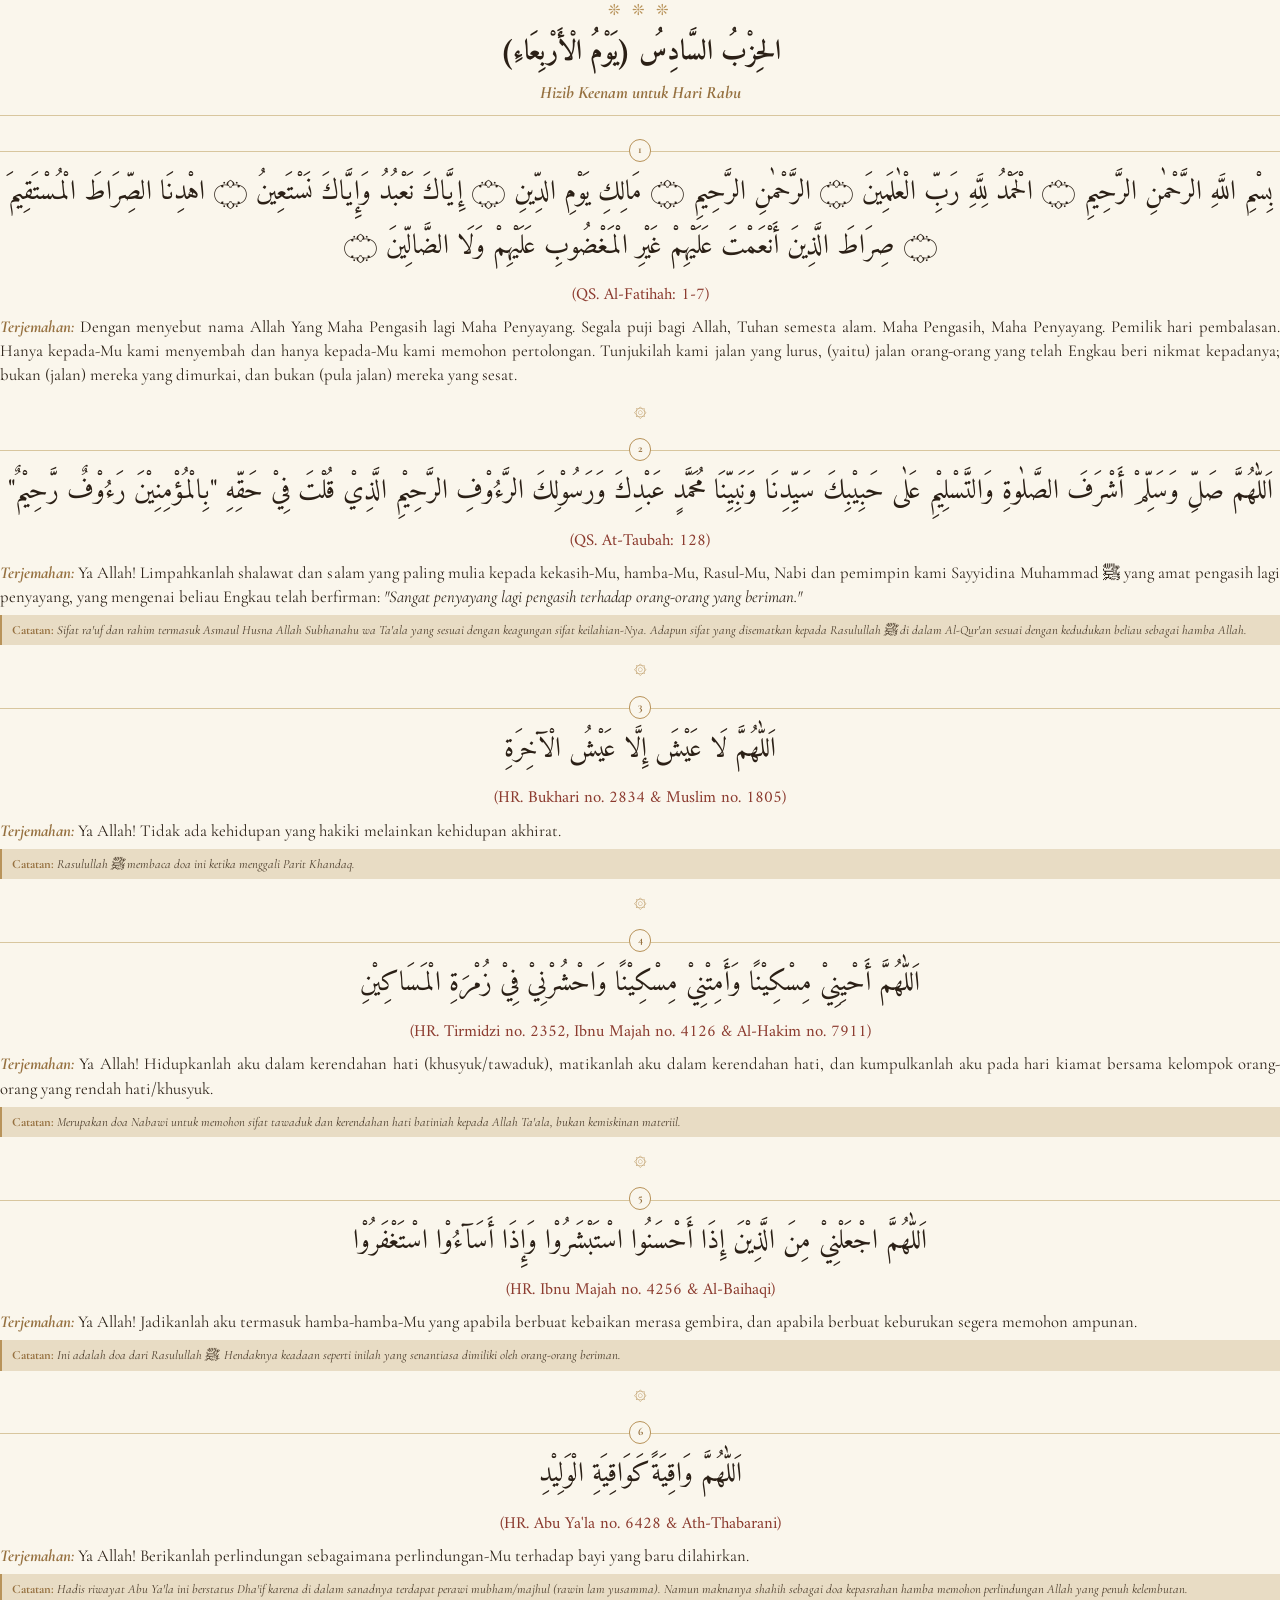
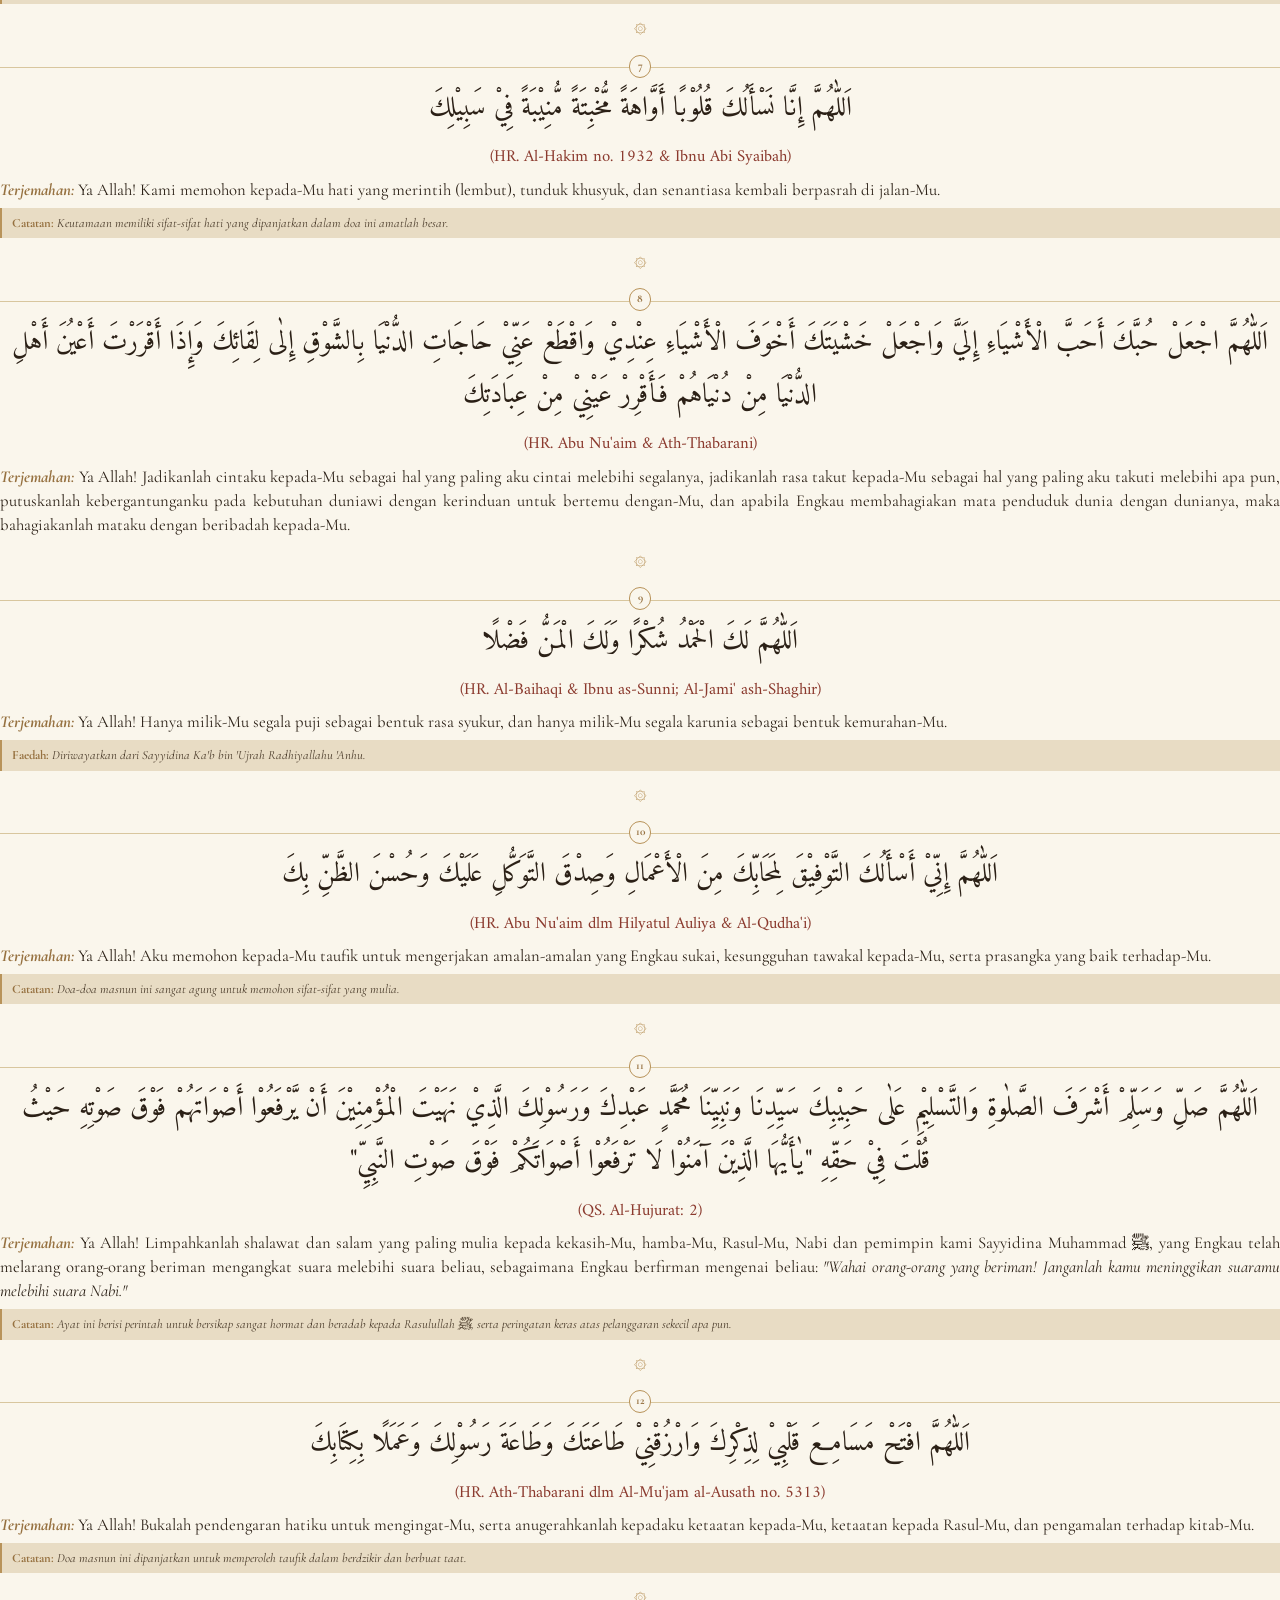
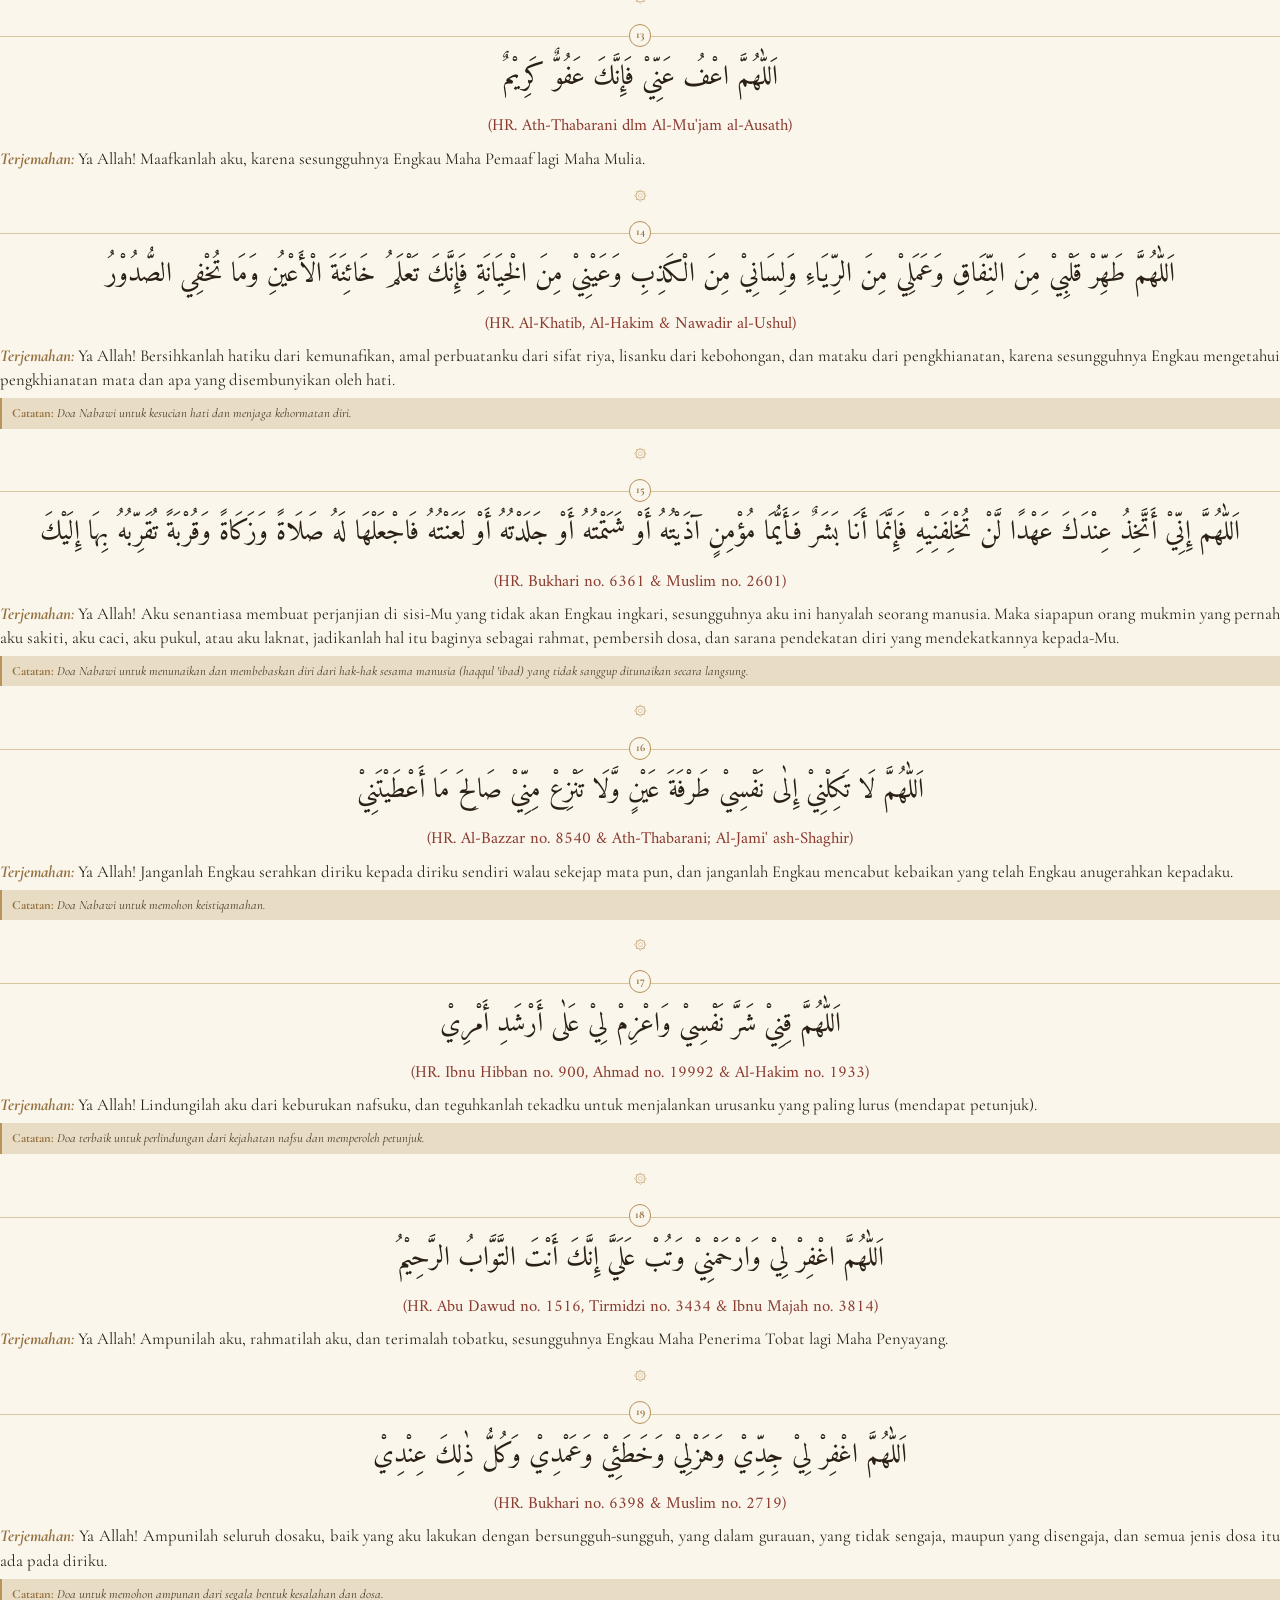
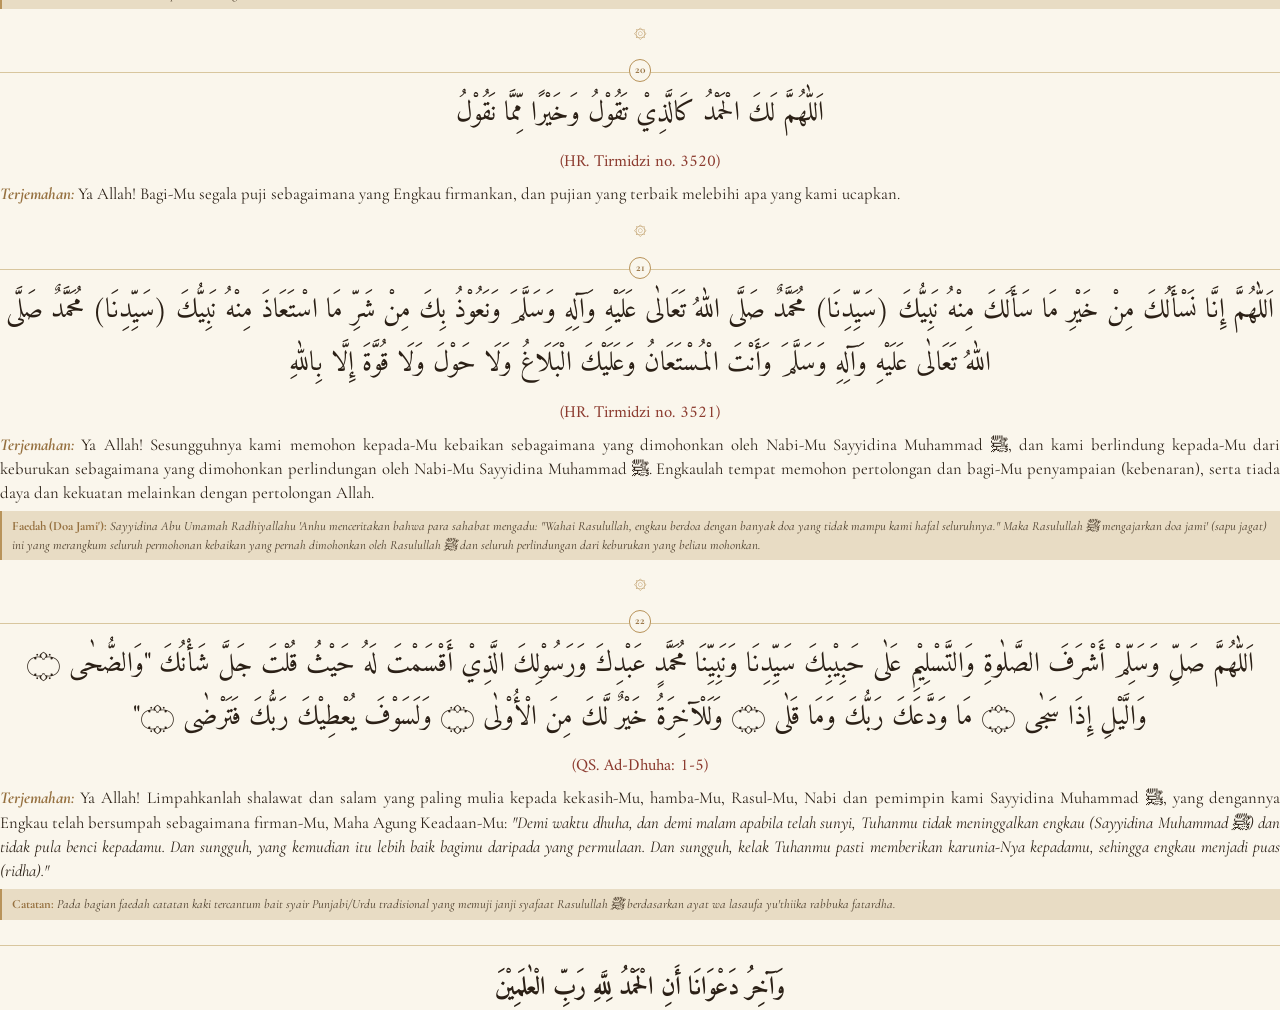
<file: html/hizib-keenam-rabu.html>
<!DOCTYPE html>
<html lang="id">

<head>
    <meta charset="UTF-8">
    <title>Hizib Keenam - Hari Rabu</title>
    <!-- Favicon -->
    <link rel="icon" type="image/x-icon" href="/favicon.ico">
    <link rel="icon" type="image/png" sizes="64x64" href="/pwa/icons/favicon.png">
    <link rel="icon" type="image/png" sizes="32x32" href="/favicon.png">
    <link rel="apple-touch-icon" href="/pwa/icons/apple-touch-icon.png">
    <link rel="preconnect" href="https://fonts.googleapis.com">
    <link rel="preconnect" href="https://fonts.gstatic.com" crossorigin>
    <link href="https://fonts.googleapis.com/css2?family=Amiri:ital,wght@0,400;0,700;1,400;1,700&family=Cormorant+Garamond:ital,wght@0,400;0,600;0,700;1,400;1,600;1,700&display=swap" rel="stylesheet">

    <style>
        @font-face {
            font-family: 'Amiri';
            src: local('Amiri'),
                 url('../fonts/Amiri-Regular.ttf') format('truetype'),
                 url('../Amiri-Regular.ttf') format('truetype');
            font-weight: normal;
            font-style: normal;
        }

        @font-face {
            font-family: 'Amiri';
            src: local('Amiri Bold'),
                 local('Amiri-Bold'),
                 url('../fonts/Amiri-Bold.ttf') format('truetype'),
                 url('../Amiri-Bold.ttf') format('truetype');
            font-weight: bold;
            font-style: normal;
        }

        /* Fallback / alias */
        @font-face {
            font-family: 'ArabicFont';
            src: local('Amiri'),
                 url('../fonts/Amiri-Regular.ttf') format('truetype'),
                 url('../Amiri-Regular.ttf') format('truetype');
            font-weight: normal;
            font-style: normal;
        }

        @font-face {
            font-family: 'Cormorant Garamond';
            src: local('Cormorant Garamond'),
                 url('../fonts/CormorantGaramond-Var.ttf') format('truetype');
            font-weight: normal;
            font-style: normal;
        }

        @font-face {
            font-family: 'Cormorant Garamond';
            src: local('Cormorant Garamond Italic'),
                 url('../fonts/CormorantGaramond-Italic-Var.ttf') format('truetype');
            font-weight: normal;
            font-style: italic;
        }

        @page {
            size: A5;
            margin: 14mm 15mm 13mm 15mm;
            background-color: #FAF6EC;
        }

        body {
            font-family: 'Cormorant Garamond', serif;
            font-size: 12.5pt;
            line-height: 1.45;
            color: #2B2016;
            background-color: #FAF6EC;
            margin: 0;
            padding: 0;
        }

        /* Header Bab */
        .header-bab {
            text-align: center;
            margin-bottom: 20px;
            padding-bottom: 10px;
            border-bottom: 1px solid #D8C69E;
        }

        .ornamen-top {
            color: #B8935A;
            font-size: 11pt;
            letter-spacing: 4px;
            margin-bottom: 4px;
        }

        .judul-bab-arab {
            font-family: 'Amiri', 'ArabicFont', serif;
            font-size: 21pt;
            font-weight: bold;
            color: #2B2016;
            margin: 12px 0 6px 0;
            direction: rtl;
        }

        .judul-bab-indo {
            font-style: italic;
            font-size: 13pt;
            color: #967140;
            margin: 0;
        }

        /* Blok Doa */
        .doa-blok {
            page-break-inside: auto;
            margin-bottom: 16px;
            position: relative;
        }

        /* Meta / Nomor Doa */
        .doa-header {
            text-align: center;
            margin-bottom: 8px;
            position: relative;
        }

        .nomor-doa {
            display: inline-block;
            width: 5.5mm;
            height: 5.5mm;
            line-height: 5.5mm;
            border-radius: 50%;
            background-color: #FAF6EC;
            border: 1px solid #B8935A;
            color: #967140;
            font-size: 8.5pt;
            font-weight: bold;
            text-align: center;
            margin: 0 auto;
        }

        .garis-pembatas-top {
            border-top: 1px solid #D8C69E;
            margin-top: -2.75mm;
            margin-bottom: 8px;
            z-index: -1;
        }

        /* Teks Arab */
        .teks-arab {
            font-family: 'Amiri', 'ArabicFont', serif;
            font-size: 20.5pt;
            line-height: 1.95;
            text-align: center;
            direction: rtl;
            color: #2B2016;
            margin-top: 14px;
            margin-bottom: 10px;
        }

        /* Referensi Rubrikasi */
        .referensi {
            font-family: 'Amiri', 'ArabicFont', serif;
            font-size: 12.5pt;
            color: #8B3A2E;
            text-align: center;
            direction: ltr;
            unicode-bidi: isolate;
            margin-top: 6px;
            margin-bottom: 8px;
        }

        /* Terjemahan */
        .label-terjemahan {
            font-style: italic;
            font-weight: bold;
            color: #967140;
        }

        .terjemahan {
            text-align: justify;
            margin-bottom: 6px;
            color: #2B2016;
        }

        /* Catatan / Faedah Box */
        .catatan-box {
            background-color: #E8DCC4;
            border-left: 2pt solid #B8935A;
            padding: 6px 10px;
            font-style: italic;
            color: #4A3B2A;
            margin-top: 6px;
            margin-bottom: 8px;
            font-size: 9.5pt;
        }

        .catatan-box .label-catatan {
            font-weight: bold;
            color: #967140;
            font-style: normal;
        }

        /* Pemisah Antar Doa */
        .pemisah-doa {
            text-align: center;
            color: #B8935A;
            font-size: 10pt;
            margin: 12px 0;
        }

        /* Penutup */
        .penutup-blok {
            text-align: center;
            margin-top: 25px;
            padding-top: 10px;
            border-top: 1px solid #D8C69E;
        }

        .penutup-arab {
            font-family: 'Amiri', 'ArabicFont', serif;
            font-size: 19pt;
            font-weight: bold;
            color: #2B2016;
            margin-top: 14px;
            direction: rtl;
        }
    </style>
</head>

<body>

    <!-- HEADER BAB -->
    <div class="header-bab">
        <div class="ornamen-top">❊ ❊ ❊</div>
        <h1 class="judul-bab-arab">الحِزْبُ السَّادِسُ (يَوْمُ الْأَرْبِعَاءِ)</h1>
        <h2 class="judul-bab-indo">Hizib Keenam untuk Hari Rabu</h2>
    </div>

    <!-- DOA 1 -->
    <div class="doa-blok">
        <div class="doa-header">
            <span class="nomor-doa">1</span>
            <div class="garis-pembatas-top"></div>
        </div>
        <div class="teks-arab">
            بِسْمِ اللَّهِ الرَّحْمٰنِ الرَّحِيمِ ۝ الْحَمْدُ لِلَّهِ رَبِّ الْعٰلَمِينَ ۝ الرَّحْمٰنِ الرَّحِيمِ ۝
            مَالِكِ يَوْمِ الدِّينِ ۝ إِيَّاكَ نَعْبُدُ وَإِيَّاكَ نَسْتَعِينُ ۝ اهْدِنَا الصِّرَاطَ الْمُسْتَقِيمَ ۝
            صِرَاطَ الَّذِينَ أَنْعَمْتَ عَلَيْهِمْ غَيْرِ الْمَغْضُوبِ عَلَيْهِمْ وَلَا الضَّالِّينَ ۝
        </div>
        <div class="referensi">(QS. Al-Fatihah: 1-7)</div>
        <div class="terjemahan">
            <span class="label-terjemahan">Terjemahan:</span> Dengan menyebut nama Allah Yang Maha Pengasih lagi Maha
            Penyayang. Segala puji bagi Allah, Tuhan semesta alam. Maha Pengasih, Maha Penyayang. Pemilik hari
            pembalasan. Hanya kepada-Mu kami menyembah dan hanya kepada-Mu kami memohon pertolongan. Tunjukilah kami
            jalan yang lurus, (yaitu) jalan orang-orang yang telah Engkau beri nikmat kepadanya; bukan (jalan) mereka
            yang dimurkai, dan bukan (pula jalan) mereka yang sesat.
        </div>
    </div>

    <div class="pemisah-doa">۞</div>

    <!-- DOA 2 -->
    <div class="doa-blok">
        <div class="doa-header">
            <span class="nomor-doa">2</span>
            <div class="garis-pembatas-top"></div>
        </div>
        <div class="teks-arab">
            اَللّٰهُمَّ صَلِّ وَسَلِّمْ أَشْرَفَ الصَّلٰوةِ وَالتَّسْلِيْمِ عَلٰى حَبِيْبِكَ سَيِّدِنَا وَنَبِيِّنَا
            مُحَمَّدٍ عَبْدِكَ وَرَسُوْلِكَ الرَّءُوْفِ الرَّحِيْمِ الَّذِيْ قُلْتَ فِيْ حَقِّهِ "بِالْمُؤْمِنِيْنَ
            رَءُوْفٌ رَّحِيْمٌ"
        </div>
        <div class="referensi">(QS. At-Taubah: 128)</div>
        <div class="terjemahan">
            <span class="label-terjemahan">Terjemahan:</span> Ya Allah! Limpahkanlah shalawat dan salam yang paling
            mulia kepada kekasih-Mu, hamba-Mu, Rasul-Mu, Nabi dan pemimpin kami Sayyidina Muhammad ﷺ yang amat pengasih
            lagi penyayang, yang mengenai beliau Engkau telah berfirman: <em>"Sangat penyayang lagi pengasih terhadap
                orang-orang yang beriman."</em>
        </div>
        <div class="catatan-box">
            <span class="label-catatan">Catatan:</span> Sifat <em>ra'uf</em> dan <em>rahim</em> termasuk Asmaul Husna
            Allah Subhanahu wa Ta'ala yang sesuai dengan keagungan sifat keilahian-Nya. Adapun sifat yang disematkan
            kepada Rasulullah ﷺ di dalam Al-Qur'an sesuai dengan kedudukan beliau sebagai hamba Allah.
        </div>
    </div>

    <div class="pemisah-doa">۞</div>

    <!-- DOA 3 -->
    <div class="doa-blok">
        <div class="doa-header">
            <span class="nomor-doa">3</span>
            <div class="garis-pembatas-top"></div>
        </div>
        <div class="teks-arab">
            اَللّٰهُمَّ لَا عَيْشَ إِلَّا عَيْشُ الْآخِرَةِ
        </div>
        <div class="referensi">(HR. Bukhari no. 2834 & Muslim no. 1805)</div>
        <div class="terjemahan">
            <span class="label-terjemahan">Terjemahan:</span> Ya Allah! Tidak ada kehidupan yang hakiki melainkan
            kehidupan akhirat.
        </div>
        <div class="catatan-box">
            <span class="label-catatan">Catatan:</span> Rasulullah ﷺ membaca doa ini ketika menggali Parit Khandaq.
        </div>
    </div>

    <div class="pemisah-doa">۞</div>

    <!-- DOA 4 -->
    <div class="doa-blok">
        <div class="doa-header">
            <span class="nomor-doa">4</span>
            <div class="garis-pembatas-top"></div>
        </div>
        <div class="teks-arab">
            اَللّٰهُمَّ أَحْيِنِيْ مِسْكِيْنًا وَأَمِتْنِيْ مِسْكِيْنًا وَاحْشُرْنِيْ فِيْ زُمْرَةِ الْمَسَاكِيْنِ
        </div>
        <div class="referensi">(HR. Tirmidzi no. 2352, Ibnu Majah no. 4126 & Al-Hakim no. 7911)</div>
        <div class="terjemahan">
            <span class="label-terjemahan">Terjemahan:</span> Ya Allah! Hidupkanlah aku dalam kerendahan hati (khusyuk/tawaduk), matikanlah aku dalam kerendahan hati, dan kumpulkanlah aku pada hari kiamat bersama kelompok orang-orang yang rendah hati/khusyuk.
        </div>
        <div class="catatan-box">
            <span class="label-catatan">Catatan:</span> Merupakan doa Nabawi untuk memohon sifat tawaduk dan kerendahan hati batiniah kepada Allah Ta'ala, bukan kemiskinan materiil.
        </div>
    </div>

    <div class="pemisah-doa">۞</div>

    <!-- DOA 5 -->
    <div class="doa-blok">
        <div class="doa-header">
            <span class="nomor-doa">5</span>
            <div class="garis-pembatas-top"></div>
        </div>
        <div class="teks-arab">
            اَللّٰهُمَّ اجْعَلْنِيْ مِنَ الَّذِيْنَ إِذَا أَحْسَنُوا اسْتَبْشَرُوْا وَإِذَا أَسَآءُوْا اسْتَغْفَرُوْا
        </div>
        <div class="referensi">(HR. Ibnu Majah no. 4256 & Al-Baihaqi)</div>
        <div class="terjemahan">
            <span class="label-terjemahan">Terjemahan:</span> Ya Allah! Jadikanlah aku termasuk hamba-hamba-Mu yang
            apabila berbuat kebaikan merasa gembira, dan apabila berbuat keburukan segera memohon ampunan.
        </div>
        <div class="catatan-box">
            <span class="label-catatan">Catatan:</span> Ini adalah doa dari Rasulullah ﷺ. Hendaknya keadaan seperti inilah
            yang senantiasa dimiliki oleh orang-orang beriman.
        </div>
    </div>

    <div class="pemisah-doa">۞</div>

    <!-- DOA 6 -->
    <div class="doa-blok">
        <div class="doa-header">
            <span class="nomor-doa">6</span>
            <div class="garis-pembatas-top"></div>
        </div>
        <div class="teks-arab">
            اَللّٰهُمَّ وَاقِيَةً كَوَاقِيَةِ الْوَلِيْدِ
        </div>
        <div class="referensi">(HR. Abu Ya'la no. 6428 & Ath-Thabarani)</div>
        <div class="terjemahan">
            <span class="label-terjemahan">Terjemahan:</span> Ya Allah! Berikanlah perlindungan sebagaimana perlindungan-Mu terhadap bayi yang baru dilahirkan.
        </div>
        <div class="catatan-box">
            <span class="label-catatan">Catatan:</span> Hadis riwayat Abu Ya'la ini berstatus <em>Dha'if</em> karena di dalam sanadnya terdapat perawi mubham/majhul (<em>rawin lam yusamma</em>). Namun maknanya shahih sebagai doa kepasrahan hamba memohon perlindungan Allah yang penuh kelembutan.
        </div>
    </div>

    <div class="pemisah-doa">۞</div>

    <!-- DOA 7 -->
    <div class="doa-blok">
        <div class="doa-header">
            <span class="nomor-doa">7</span>
            <div class="garis-pembatas-top"></div>
        </div>
        <div class="teks-arab">
            اَللّٰهُمَّ إِنَّا نَسْأَلُكَ قُلُوْبًا أَوَّاهَةً مُّخْبِتَةً مُّنِيْبَةً فِيْ سَبِيْلِكَ
        </div>
        <div class="referensi">(HR. Al-Hakim no. 1932 & Ibnu Abi Syaibah)</div>
        <div class="terjemahan">
            <span class="label-terjemahan">Terjemahan:</span> Ya Allah! Kami memohon kepada-Mu hati yang merintih
            (lembut), tunduk khusyuk, dan senantiasa kembali berpasrah di jalan-Mu.
        </div>
        <div class="catatan-box">
            <span class="label-catatan">Catatan:</span> Keutamaan memiliki sifat-sifat hati yang dipanjatkan dalam doa
            ini amatlah besar.
        </div>
    </div>

    <div class="pemisah-doa">۞</div>

    <!-- DOA 8 -->
    <div class="doa-blok">
        <div class="doa-header">
            <span class="nomor-doa">8</span>
            <div class="garis-pembatas-top"></div>
        </div>
        <div class="teks-arab">
            اَللّٰهُمَّ اجْعَلْ حُبَّكَ أَحَبَّ الْأَشْيَاءِ إِلَيَّ وَاجْعَلْ خَشْيَتَكَ أَخْوَفَ الْأَشْيَاءِ عِنْدِيْ
            وَاقْطَعْ عَنِّيْ حَاجَاتِ الدُّنْيَا بِالشَّوْقِ إِلٰى لِقَائِكَ وَإِذَا أَقْرَرْتَ أَعْيُنَ أَهْلِ
            الدُّنْيَا مِنْ دُنْيَاهُمْ فَأَقْرِرْ عَيْنِيْ مِنْ عِبَادَتِكَ
        </div>
        <div class="referensi">(HR. Abu Nu'aim & Ath-Thabarani)</div>
        <div class="terjemahan">
            <span class="label-terjemahan">Terjemahan:</span> Ya Allah! Jadikanlah cintaku kepada-Mu sebagai hal yang
            paling aku cintai melebihi segalanya, jadikanlah rasa takut kepada-Mu sebagai hal yang paling aku takuti
            melebihi apa pun, putuskanlah kebergantunganku pada kebutuhan duniawi dengan kerinduan untuk bertemu
            dengan-Mu, dan apabila Engkau membahagiakan mata penduduk dunia dengan dunianya, maka bahagiakanlah mataku
            dengan beribadah kepada-Mu.
        </div>
    </div>

    <div class="pemisah-doa">۞</div>

    <!-- DOA 9 -->
    <div class="doa-blok">
        <div class="doa-header">
            <span class="nomor-doa">9</span>
            <div class="garis-pembatas-top"></div>
        </div>
        <div class="teks-arab">
            اَللّٰهُمَّ لَكَ الْحَمْدُ شُكْرًا وَلَكَ الْمَنُّ فَضْلًا
        </div>
        <div class="referensi">(HR. Al-Baihaqi & Ibnu as-Sunni; Al-Jami' ash-Shaghir)</div>
        <div class="terjemahan">
            <span class="label-terjemahan">Terjemahan:</span> Ya Allah! Hanya milik-Mu segala puji sebagai bentuk rasa
            syukur, dan hanya milik-Mu segala karunia sebagai bentuk kemurahan-Mu.
        </div>
        <div class="catatan-box">
            <span class="label-catatan">Faedah:</span> Diriwayatkan dari Sayyidina Ka'b bin 'Ujrah Radhiyallahu 'Anhu.
        </div>
    </div>

    <div class="pemisah-doa">۞</div>

    <!-- DOA 10 -->
    <div class="doa-blok">
        <div class="doa-header">
            <span class="nomor-doa">10</span>
            <div class="garis-pembatas-top"></div>
        </div>
        <div class="teks-arab">
            اَللّٰهُمَّ إِنِّيْ أَسْأَلُكَ التَّوْفِيْقَ لِمَحَابِّكَ مِنَ الْأَعْمَالِ وَصِدْقَ التَّوَكُّلِ عَلَيْكَ
            وَحُسْنَ الظَّنِّ بِكَ
        </div>
        <div class="referensi">(HR. Abu Nu'aim dlm Hilyatul Auliya & Al-Qudha'i)</div>
        <div class="terjemahan">
            <span class="label-terjemahan">Terjemahan:</span> Ya Allah! Aku memohon kepada-Mu taufik untuk mengerjakan
            amalan-amalan yang Engkau sukai, kesungguhan tawakal kepada-Mu, serta prasangka yang baik terhadap-Mu.
        </div>
        <div class="catatan-box">
            <span class="label-catatan">Catatan:</span> Doa-doa masnun ini sangat agung untuk memohon sifat-sifat yang
            mulia.
        </div>
    </div>

    <div class="pemisah-doa">۞</div>

    <!-- DOA 11 -->
    <div class="doa-blok">
        <div class="doa-header">
            <span class="nomor-doa">11</span>
            <div class="garis-pembatas-top"></div>
        </div>
        <div class="teks-arab">
            اَللّٰهُمَّ صَلِّ وَسَلِّمْ أَشْرَفَ الصَّلٰوةِ وَالتَّسْلِيْمِ عَلٰى حَبِيْبِكَ سَيِّدِنَا وَنَبِيِّنَا
            مُحَمَّدٍ عَبْدِكَ وَرَسُوْلِكَ الَّذِيْ نَهَيْتَ الْمُؤْمِنِيْنَ أَنْ يَّرْفَعُوْا أَصْوَاتَهُمْ فَوْقَ
            صَوْتِهِ حَيْثُ قُلْتَ فِيْ حَقِّهِ "يٰأَيُّهَا الَّذِيْنَ آمَنُوْا لَا تَرْفَعُوْا أَصْوَاتَكُمْ فَوْقَ
            صَوْتِ النَّبِيِّ"
        </div>
        <div class="referensi">(QS. Al-Hujurat: 2)</div>
        <div class="terjemahan">
            <span class="label-terjemahan">Terjemahan:</span> Ya Allah! Limpahkanlah shalawat dan salam yang paling
            mulia kepada kekasih-Mu, hamba-Mu, Rasul-Mu, Nabi dan pemimpin kami Sayyidina Muhammad ﷺ, yang Engkau telah melarang
            orang-orang beriman mengangkat suara melebihi suara beliau, sebagaimana Engkau berfirman mengenai beliau:
            <em>"Wahai orang-orang yang beriman! Janganlah kamu meninggikan suaramu melebihi suara Nabi."</em>
        </div>
        <div class="catatan-box">
            <span class="label-catatan">Catatan:</span> Ayat ini berisi perintah untuk bersikap sangat hormat dan
            beradab kepada Rasulullah ﷺ, serta peringatan keras atas pelanggaran sekecil apa pun.
        </div>
    </div>

    <div class="pemisah-doa">۞</div>

    <!-- DOA 12 -->
    <div class="doa-blok">
        <div class="doa-header">
            <span class="nomor-doa">12</span>
            <div class="garis-pembatas-top"></div>
        </div>
        <div class="teks-arab">
            اَللّٰهُمَّ افْتَحْ مَسَامِعَ قَلْبِيْ لِذِكْرِكَ وَارْزُقْنِيْ طَاعَتَكَ وَطَاعَةَ رَسُوْلِكَ وَعَمَلًا
            بِكِتَابِكَ
        </div>
        <div class="referensi">(HR. Ath-Thabarani dlm Al-Mu'jam al-Ausath no. 5313)</div>
        <div class="terjemahan">
            <span class="label-terjemahan">Terjemahan:</span> Ya Allah! Bukalah pendengaran hatiku untuk mengingat-Mu,
            serta anugerahkanlah kepadaku ketaatan kepada-Mu, ketaatan kepada Rasul-Mu, dan pengamalan terhadap
            kitab-Mu.
        </div>
        <div class="catatan-box">
            <span class="label-catatan">Catatan:</span> Doa masnun ini dipanjatkan untuk memperoleh taufik dalam
            berdzikir dan berbuat taat.
        </div>
    </div>

    <div class="pemisah-doa">۞</div>

    <!-- DOA 13 -->
    <div class="doa-blok">
        <div class="doa-header">
            <span class="nomor-doa">13</span>
            <div class="garis-pembatas-top"></div>
        </div>
        <div class="teks-arab">
            اَللّٰهُمَّ اعْفُ عَنِّيْ فَإِنَّكَ عَفُوٌّ كَرِيْمٌ
        </div>
        <div class="referensi">(HR. Ath-Thabarani dlm Al-Mu'jam al-Ausath)</div>
        <div class="terjemahan">
            <span class="label-terjemahan">Terjemahan:</span> Ya Allah! Maafkanlah aku, karena sesungguhnya Engkau Maha
            Pemaaf lagi Maha Mulia.
        </div>
    </div>

    <div class="pemisah-doa">۞</div>

    <!-- DOA 14 -->
    <div class="doa-blok">
        <div class="doa-header">
            <span class="nomor-doa">14</span>
            <div class="garis-pembatas-top"></div>
        </div>
        <div class="teks-arab">
            اَللّٰهُمَّ طَهِّرْ قَلْبِيْ مِنَ النِّفَاقِ وَعَمَلِيْ مِنَ الرِّيَاءِ وَلِسَانِيْ مِنَ الْكَذِبِ
            وَعَيْنِيْ مِنَ الْخِيَانَةِ فَإِنَّكَ تَعْلَمُ خَائِنَةَ الْأَعْيُنِ وَمَا تُخْفِي الصُّدُوْرُ
        </div>
        <div class="referensi">(HR. Al-Khatib, Al-Hakim & Nawadir al-Ushul)</div>
        <div class="terjemahan">
            <span class="label-terjemahan">Terjemahan:</span> Ya Allah! Bersihkanlah hatiku dari kemunafikan, amal
            perbuatanku dari sifat riya, lisanku dari kebohongan, dan mataku dari pengkhianatan, karena sesungguhnya
            Engkau mengetahui pengkhianatan mata dan apa yang disembunyikan oleh hati.
        </div>
        <div class="catatan-box">
            <span class="label-catatan">Catatan:</span> Doa Nabawi untuk kesucian hati dan menjaga kehormatan diri.
        </div>
    </div>

    <div class="pemisah-doa">۞</div>

    <!-- DOA 15 -->
    <div class="doa-blok">
        <div class="doa-header">
            <span class="nomor-doa">15</span>
            <div class="garis-pembatas-top"></div>
        </div>
        <div class="teks-arab">
            اَللّٰهُمَّ إِنِّيْ أَتَّخِذُ عِنْدَكَ عَهْدًا لَّنْ تُخْلِفَنِيْهِ فَإِنَّمَا أَنَا بَشَرٌ فَأَيُّمَا
            مُؤْمِنٍ آذَيْتُهُ أَوْ شَتَمْتُهُ أَوْ جَلَدْتُهُ أَوْ لَعَنْتُهُ فَاجْعَلْهَا لَهُ صَلَاةً وَزَكَاةً
            وَقُرْبَةً تُقَرِّبُهُ بِهَا إِلَيْكَ
        </div>
        <div class="referensi">(HR. Bukhari no. 6361 & Muslim no. 2601)</div>
        <div class="terjemahan">
            <span class="label-terjemahan">Terjemahan:</span> Ya Allah! Aku senantiasa membuat perjanjian di sisi-Mu yang tidak
            akan Engkau ingkari, sesungguhnya aku ini hanyalah seorang manusia. Maka siapapun orang mukmin yang pernah
            aku sakiti, aku caci, aku pukul, atau aku laknat, jadikanlah hal itu baginya sebagai rahmat, pembersih dosa,
            dan sarana pendekatan diri yang mendekatkannya kepada-Mu.
        </div>
        <div class="catatan-box">
            <span class="label-catatan">Catatan:</span> Doa Nabawi untuk menunaikan dan membebaskan diri dari hak-hak
            sesama manusia (<em>haqqul 'ibad</em>) yang tidak sanggup ditunaikan secara langsung.
        </div>
    </div>

    <div class="pemisah-doa">۞</div>

    <!-- DOA 16 -->
    <div class="doa-blok">
        <div class="doa-header">
            <span class="nomor-doa">16</span>
            <div class="garis-pembatas-top"></div>
        </div>
        <div class="teks-arab">
            اَللّٰهُمَّ لَا تَكِلْنِيْ إِلٰى نَفْسِيْ طَرْفَةَ عَيْنٍ وَّلَا تَنْزِعْ مِنِّيْ صَالِحَ مَا أَعْطَيْتَنِيْ
        </div>
        <div class="referensi">(HR. Al-Bazzar no. 8540 & Ath-Thabarani; Al-Jami' ash-Shaghir)</div>
        <div class="terjemahan">
            <span class="label-terjemahan">Terjemahan:</span> Ya Allah! Janganlah Engkau serahkan diriku kepada diriku
            sendiri walau sekejap mata pun, dan janganlah Engkau mencabut kebaikan yang telah Engkau anugerahkan
            kepadaku.
        </div>
        <div class="catatan-box">
            <span class="label-catatan">Catatan:</span> Doa Nabawi untuk memohon keistiqamahan.
        </div>
    </div>

    <div class="pemisah-doa">۞</div>

    <!-- DOA 17 -->
    <div class="doa-blok">
        <div class="doa-header">
            <span class="nomor-doa">17</span>
            <div class="garis-pembatas-top"></div>
        </div>
        <div class="teks-arab">
            اَللّٰهُمَّ قِنِيْ شَرَّ نَفْسِيْ وَاعْزِمْ لِيْ عَلٰى أَرْشَدِ أَمْرِيْ
        </div>
        <div class="referensi">(HR. Ibnu Hibban no. 900, Ahmad no. 19992 & Al-Hakim no. 1933)</div>
        <div class="terjemahan">
            <span class="label-terjemahan">Terjemahan:</span> Ya Allah! Lindungilah aku dari keburukan nafsuku, dan
            teguhkanlah tekadku untuk menjalankan urusanku yang paling lurus (mendapat petunjuk).
        </div>
        <div class="catatan-box">
            <span class="label-catatan">Catatan:</span> Doa terbaik untuk perlindungan dari kejahatan nafsu dan
            memperoleh petunjuk.
        </div>
    </div>

    <div class="pemisah-doa">۞</div>

    <!-- DOA 18 -->
    <div class="doa-blok">
        <div class="doa-header">
            <span class="nomor-doa">18</span>
            <div class="garis-pembatas-top"></div>
        </div>
        <div class="teks-arab">
            اَللّٰهُمَّ اغْفِرْ لِيْ وَارْحَمْنِيْ وَتُبْ عَلَيَّ إِنَّكَ أَنْتَ التَّوَّابُ الرَّحِيْمُ
        </div>
        <div class="referensi">(HR. Abu Dawud no. 1516, Tirmidzi no. 3434 & Ibnu Majah no. 3814)</div>
        <div class="terjemahan">
            <span class="label-terjemahan">Terjemahan:</span> Ya Allah! Ampunilah aku, rahmatilah aku, dan terimalah
            tobatku, sesungguhnya Engkau Maha Penerima Tobat lagi Maha Penyayang.
        </div>
    </div>

    <div class="pemisah-doa">۞</div>

    <!-- DOA 19 -->
    <div class="doa-blok">
        <div class="doa-header">
            <span class="nomor-doa">19</span>
            <div class="garis-pembatas-top"></div>
        </div>
        <div class="teks-arab">
            اَللّٰهُمَّ اغْفِرْ لِيْ جِدِّيْ وَهَزْلِيْ وَخَطَئِيْ وَعَمْدِيْ وَكُلُّ ذٰلِكَ عِنْدِيْ
        </div>
        <div class="referensi">(HR. Bukhari no. 6398 & Muslim no. 2719)</div>
        <div class="terjemahan">
            <span class="label-terjemahan">Terjemahan:</span> Ya Allah! Ampunilah seluruh dosaku, baik yang aku lakukan
            dengan bersungguh-sungguh, yang dalam gurauan, yang tidak sengaja, maupun yang disengaja, dan semua jenis
            dosa itu ada pada diriku.
        </div>
        <div class="catatan-box">
            <span class="label-catatan">Catatan:</span> Doa untuk memohon ampunan dari segala bentuk kesalahan dan dosa.
        </div>
    </div>

    <div class="pemisah-doa">۞</div>

    <!-- DOA 20 -->
    <div class="doa-blok">
        <div class="doa-header">
            <span class="nomor-doa">20</span>
            <div class="garis-pembatas-top"></div>
        </div>
        <div class="teks-arab">
            اَللّٰهُمَّ لَكَ الْحَمْدُ كَالَّذِيْ تَقُوْلُ وَخَيْرًا مِّمَّا نَقُوْلُ
        </div>
        <div class="referensi">(HR. Tirmidzi no. 3520)</div>
        <div class="terjemahan">
            <span class="label-terjemahan">Terjemahan:</span> Ya Allah! Bagi-Mu segala puji sebagaimana yang Engkau
            firmankan, dan pujian yang terbaik melebihi apa yang kami ucapkan.
        </div>
    </div>

    <div class="pemisah-doa">۞</div>

    <!-- DOA 21 -->
    <div class="doa-blok">
        <div class="doa-header">
            <span class="nomor-doa">21</span>
            <div class="garis-pembatas-top"></div>
        </div>
        <div class="teks-arab">
            اَللّٰهُمَّ إِنَّا نَسْأَلُكَ مِنْ خَيْرِ مَا سَأَلَكَ مِنْهُ نَبِيُّكَ (سَيِّدِنَا) مُحَمَّدٌ صَلَّى اللهُ
            تَعَالٰى عَلَيْهِ وَآلِهِ وَسَلَّمَ وَنَعُوْذُ بِكَ مِنْ شَرِّ مَا اسْتَعَاذَ مِنْهُ نَبِيُّكَ (سَيِّدِنَا)
            مُحَمَّدٌ صَلَّى اللهُ تَعَالٰى عَلَيْهِ وَآلِهِ وَسَلَّمَ وَأَنْتَ الْمُسْتَعَانُ وَعَلَيْكَ الْبَلَاغُ
            وَلَا حَوْلَ وَلَا قُوَّةَ إِلَّا بِاللهِ
        </div>
        <div class="referensi">(HR. Tirmidzi no. 3521)</div>
        <div class="terjemahan">
            <span class="label-terjemahan">Terjemahan:</span> Ya Allah! Sesungguhnya kami memohon kepada-Mu kebaikan
            sebagaimana yang dimohonkan oleh Nabi-Mu Sayyidina Muhammad ﷺ, dan
            kami berlindung kepada-Mu dari keburukan sebagaimana yang dimohonkan perlindungan oleh Nabi-Mu
            Sayyidina Muhammad ﷺ. Engkaulah tempat memohon pertolongan dan bagi-Mu
            penyampaian (kebenaran), serta tiada daya dan kekuatan melainkan dengan pertolongan Allah.
        </div>
        <div class="catatan-box">
            <span class="label-catatan">Faedah (Doa Jami'):</span> Sayyidina Abu Umamah Radhiyallahu 'Anhu menceritakan bahwa para sahabat mengadu: "Wahai Rasulullah, engkau berdoa dengan banyak doa yang tidak mampu kami hafal seluruhnya." Maka Rasulullah ﷺ mengajarkan doa jami' (sapu jagat) ini yang merangkum seluruh permohonan kebaikan yang pernah dimohonkan oleh Rasulullah ﷺ dan seluruh perlindungan dari keburukan yang beliau mohonkan.
        </div>
    </div>

    <div class="pemisah-doa">۞</div>

    <!-- DOA 22 -->
    <div class="doa-blok">
        <div class="doa-header">
            <span class="nomor-doa">22</span>
            <div class="garis-pembatas-top"></div>
        </div>
        <div class="teks-arab">
            اَللّٰهُمَّ صَلِّ وَسَلِّمْ أَشْرَفَ الصَّلٰوةِ وَالتَّسْلِيْمِ عَلٰى حَبِيْبِكَ سَيِّدِنَا وَنَبِيِّنَا
            مُحَمَّدٍ عَبْدِكَ وَرَسُوْلِكَ الَّذِيْ أَقْسَمْتَ لَهُ حَيْثُ قُلْتَ جَلَّ شَأْنُكَ "وَالضُّحٰى ۝
            وَالَّيْلِ إِذَا سَجٰى ۝ مَا وَدَّعَكَ رَبُّكَ وَمَا قَلٰى ۝ وَلَلْآخِرَةُ خَيْرٌ لَّكَ مِنَ الْأُوْلٰى ۝
            وَلَسَوْفَ يُعْطِيْكَ رَبُّكَ فَتَرْضٰى ۝"
        </div>
        <div class="referensi">(QS. Ad-Dhuha: 1-5)</div>
        <div class="terjemahan">
            <span class="label-terjemahan">Terjemahan:</span> Ya Allah! Limpahkanlah shalawat dan salam yang paling
            mulia kepada kekasih-Mu, hamba-Mu, Rasul-Mu, Nabi dan pemimpin kami Sayyidina Muhammad ﷺ, yang dengannya Engkau
            telah bersumpah sebagaimana firman-Mu, Maha Agung Keadaan-Mu: <em>"Demi waktu dhuha, dan demi malam apabila
                telah sunyi, Tuhanmu tidak meninggalkan engkau (Sayyidina Muhammad ﷺ) dan tidak pula benci kepadamu. Dan sungguh,
                yang kemudian itu lebih baik bagimu daripada yang permulaan. Dan sungguh, kelak Tuhanmu pasti memberikan
                karunia-Nya kepadamu, sehingga engkau menjadi puas (ridha)."</em>
        </div>
        <div class="catatan-box">
            <span class="label-catatan">Catatan:</span> Pada bagian faedah catatan kaki tercantum bait syair
            Punjabi/Urdu tradisional yang memuji janji syafaat Rasulullah ﷺ berdasarkan ayat <em>wa lasaufa yu'thiika
                rabbuka fatardha</em>.
        </div>
    </div>

    <!-- PENUTUP -->
    <div class="penutup-blok">
        <div class="penutup-arab">
            وَآخِرُ دَعْوَانَا أَنِ الْحَمْدُ لِلَّهِ رَبِّ الْعٰلَمِيْنَ
        </div>
    </div>

</body>

</html>
</file>
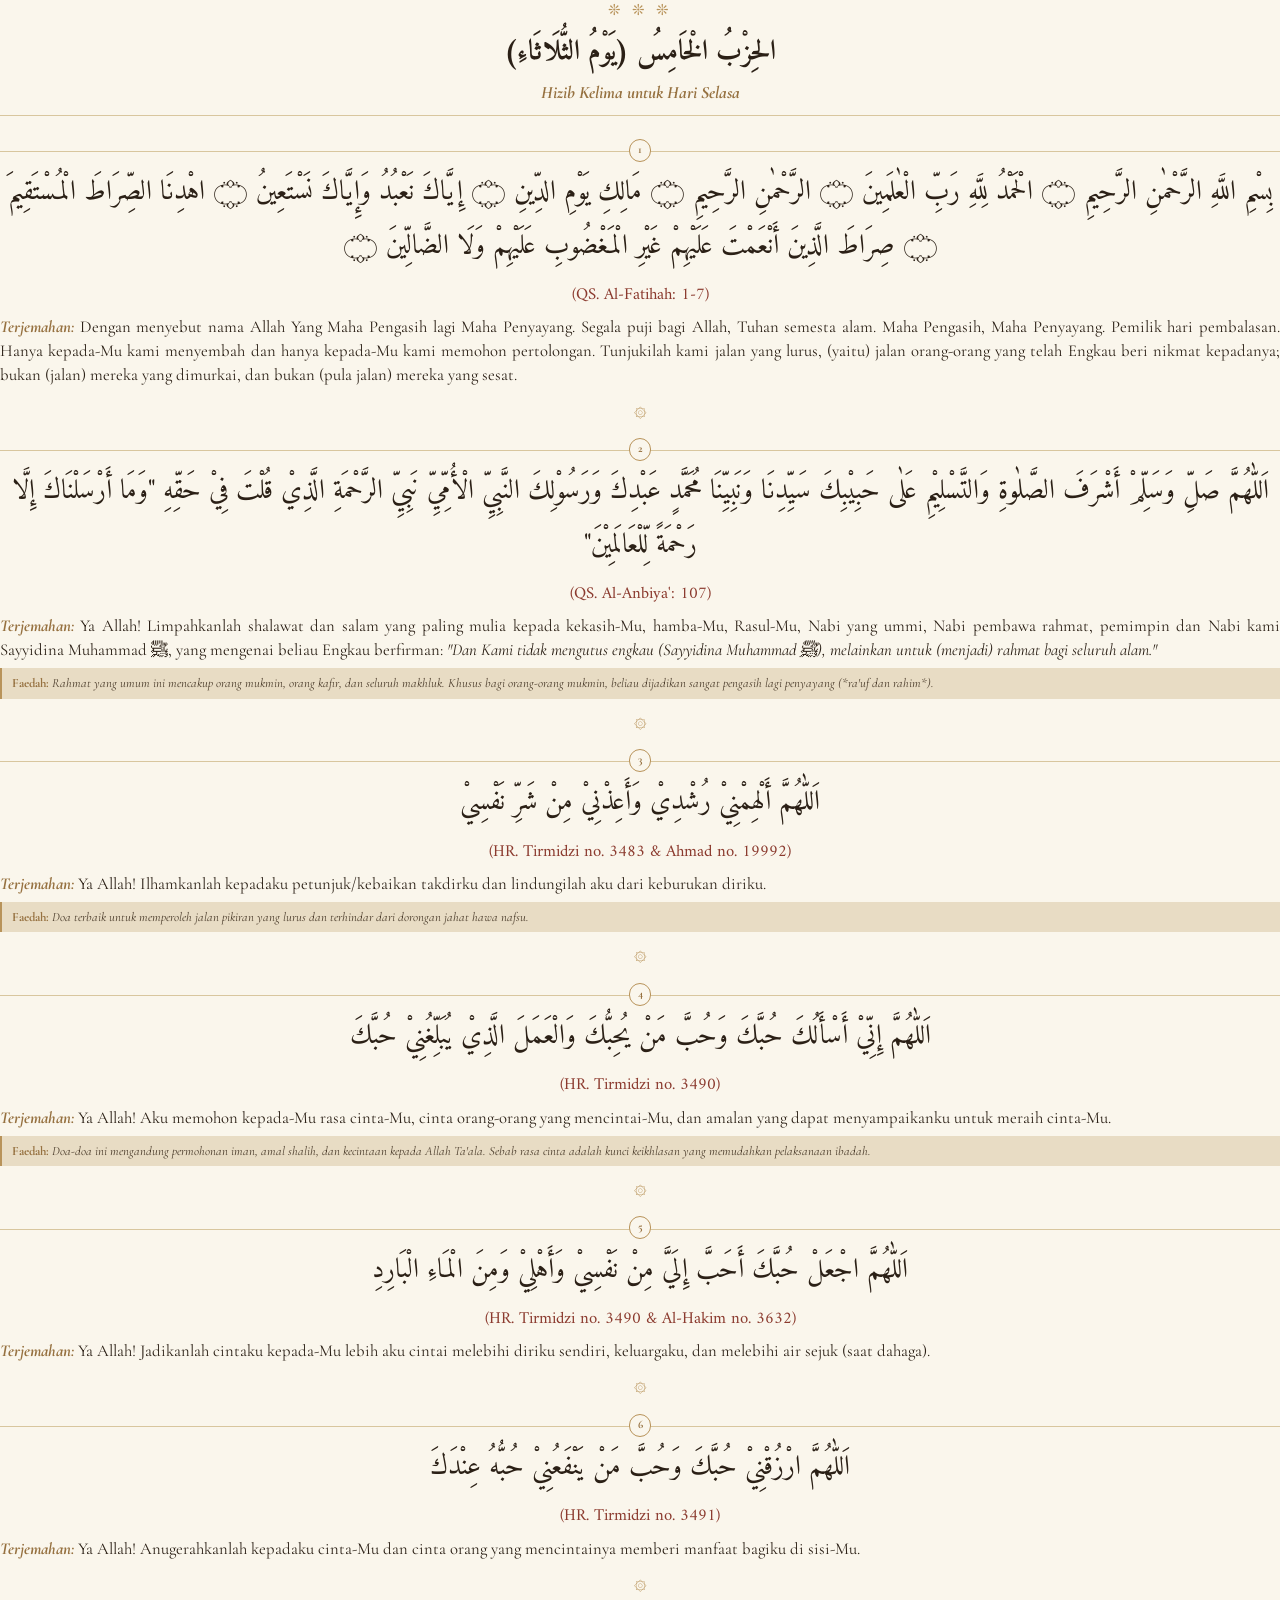
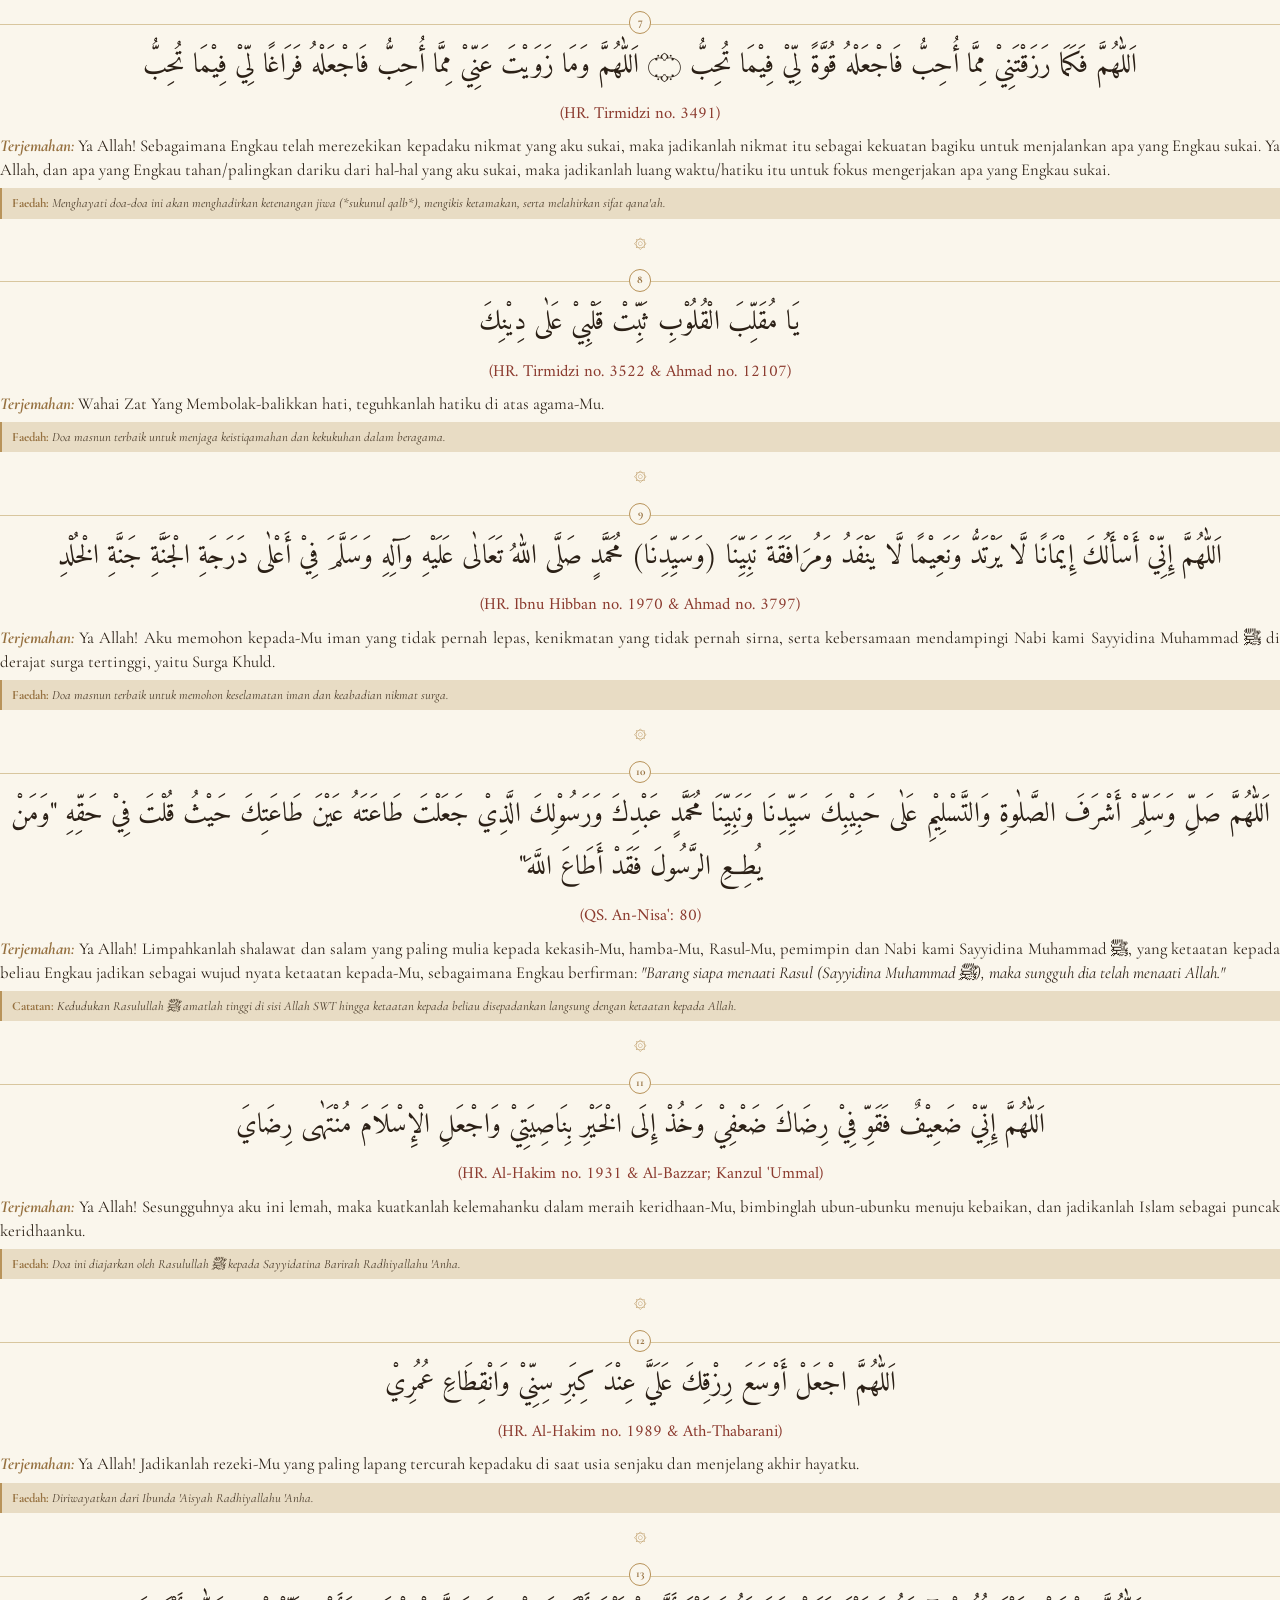
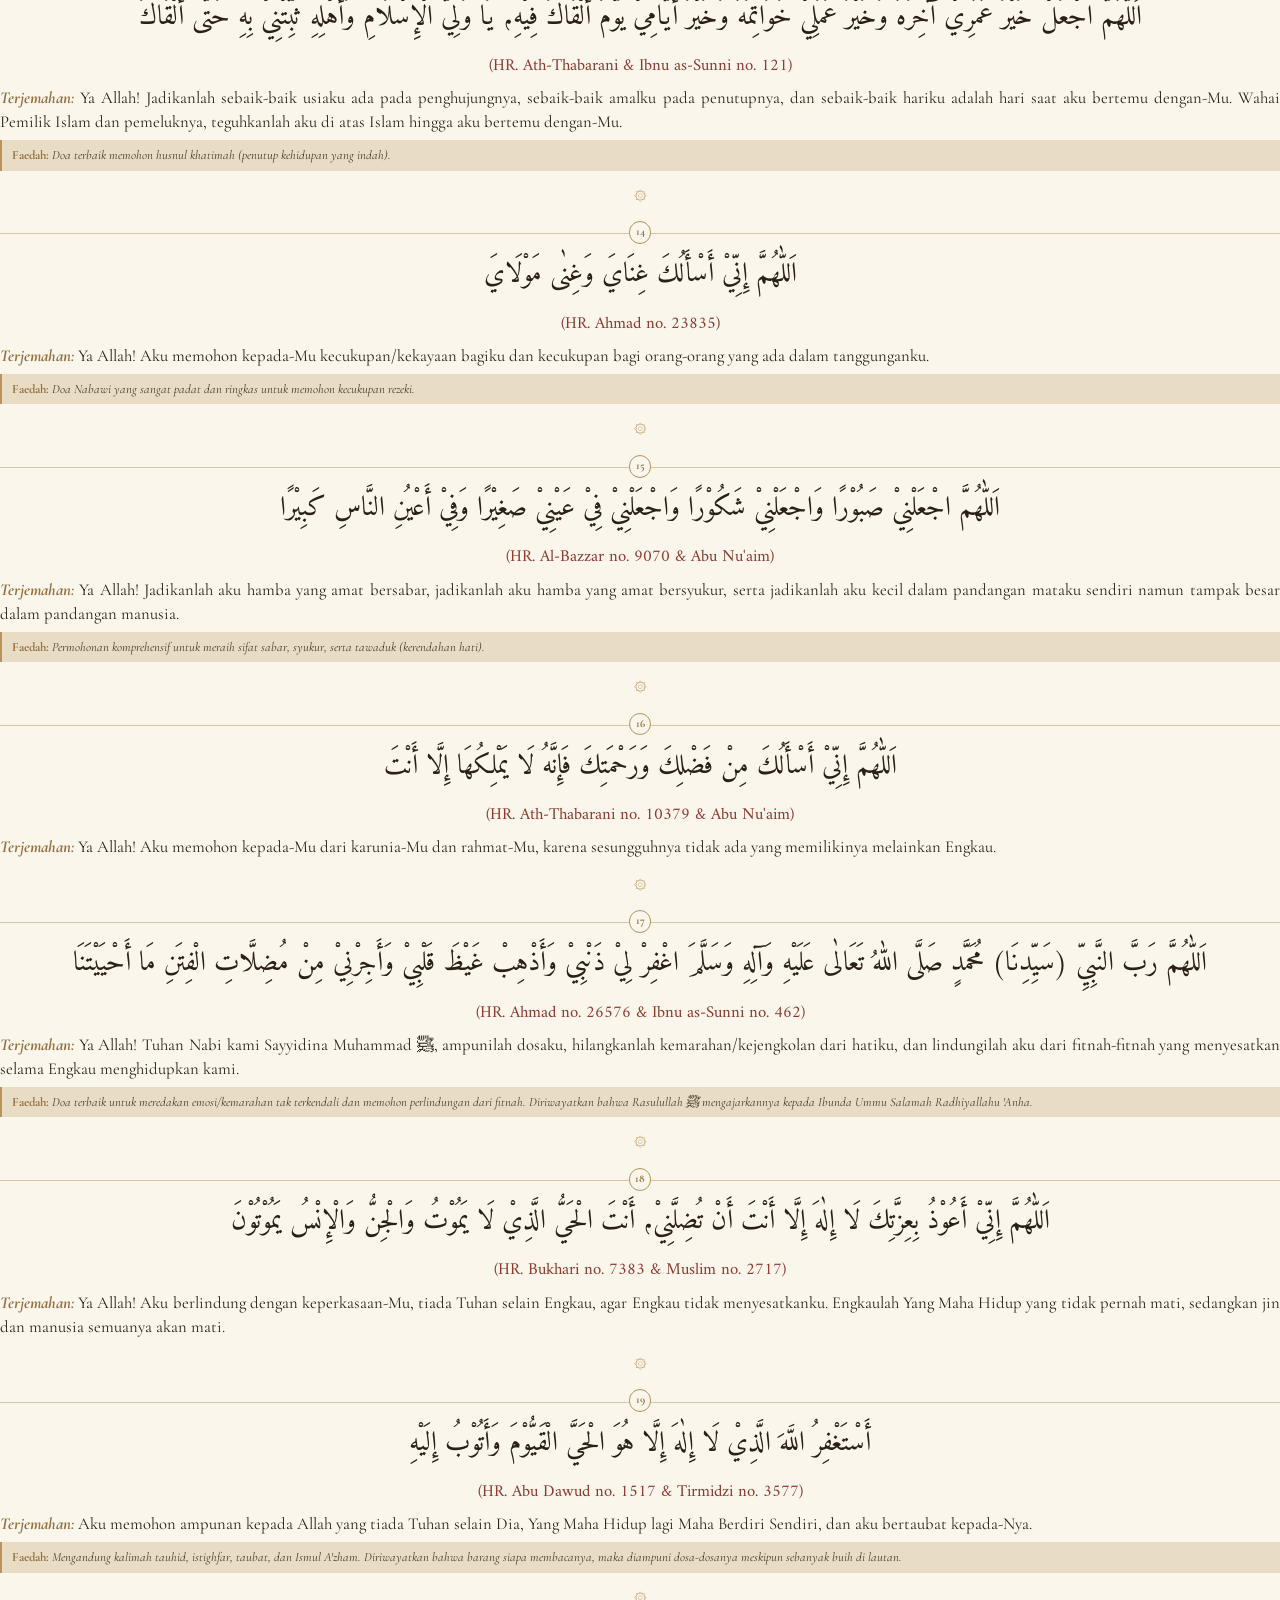
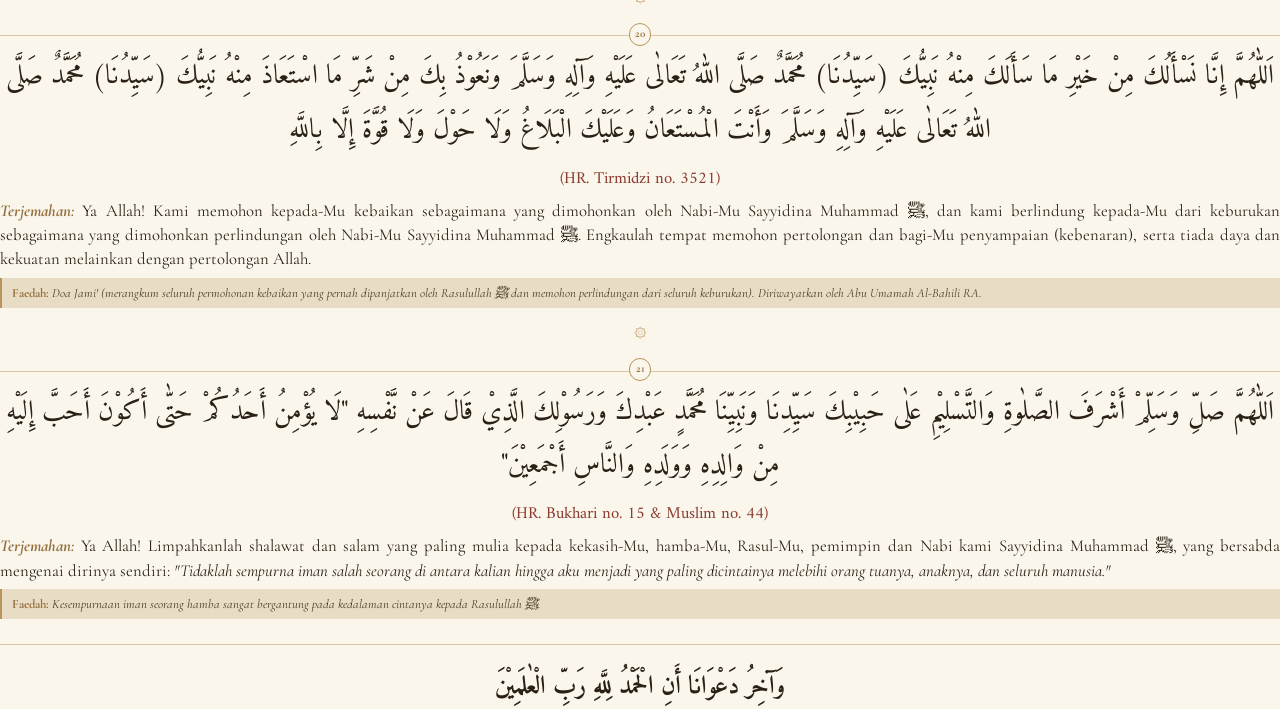
<file: html/hizib-kelima-selasa.html>
<!DOCTYPE html>
<html lang="id">

<head>
    <meta charset="UTF-8">
    <title>Hizib Kelima - Hari Selasa</title>
    <!-- Favicon -->
    <link rel="icon" type="image/x-icon" href="/favicon.ico">
    <link rel="icon" type="image/png" sizes="64x64" href="/pwa/icons/favicon.png">
    <link rel="icon" type="image/png" sizes="32x32" href="/favicon.png">
    <link rel="apple-touch-icon" href="/pwa/icons/apple-touch-icon.png">
    <link rel="preconnect" href="https://fonts.googleapis.com">
    <link rel="preconnect" href="https://fonts.gstatic.com" crossorigin>
    <link href="https://fonts.googleapis.com/css2?family=Amiri:ital,wght@0,400;0,700;1,400;1,700&family=Cormorant+Garamond:ital,wght@0,400;0,600;0,700;1,400;1,600;1,700&display=swap" rel="stylesheet">

    <style>
        @font-face {
            font-family: 'Amiri';
            src: local('Amiri'),
                 url('../fonts/Amiri-Regular.ttf') format('truetype'),
                 url('../Amiri-Regular.ttf') format('truetype');
            font-weight: normal;
            font-style: normal;
        }

        @font-face {
            font-family: 'Amiri';
            src: local('Amiri Bold'),
                 local('Amiri-Bold'),
                 url('../fonts/Amiri-Bold.ttf') format('truetype'),
                 url('../Amiri-Bold.ttf') format('truetype');
            font-weight: bold;
            font-style: normal;
        }

        /* Fallback / alias */
        @font-face {
            font-family: 'ArabicFont';
            src: local('Amiri'),
                 url('../fonts/Amiri-Regular.ttf') format('truetype'),
                 url('../Amiri-Regular.ttf') format('truetype');
            font-weight: normal;
            font-style: normal;
        }

        @font-face {
            font-family: 'Cormorant Garamond';
            src: local('Cormorant Garamond'),
                 url('../fonts/CormorantGaramond-Var.ttf') format('truetype');
            font-weight: normal;
            font-style: normal;
        }

        @font-face {
            font-family: 'Cormorant Garamond';
            src: local('Cormorant Garamond Italic'),
                 url('../fonts/CormorantGaramond-Italic-Var.ttf') format('truetype');
            font-weight: normal;
            font-style: italic;
        }

        @page {
            size: A5;
            margin: 14mm 15mm 13mm 15mm;
            background-color: #FAF6EC;
        }

        body {
            font-family: 'Cormorant Garamond', serif;
            font-size: 12.5pt;
            line-height: 1.45;
            color: #2B2016;
            background-color: #FAF6EC;
            margin: 0;
            padding: 0;
        }

        /* Header Bab */
        .header-bab {
            text-align: center;
            margin-bottom: 20px;
            padding-bottom: 10px;
            border-bottom: 1px solid #D8C69E;
        }

        .ornamen-top {
            color: #B8935A;
            font-size: 11pt;
            letter-spacing: 4px;
            margin-bottom: 4px;
        }

        .judul-bab-arab {
            font-family: 'Amiri', 'ArabicFont', serif;
            font-size: 21pt;
            font-weight: bold;
            color: #2B2016;
            margin: 12px 0 6px 0;
            direction: rtl;
        }

        .judul-bab-indo {
            font-style: italic;
            font-size: 13pt;
            color: #967140;
            margin: 0;
        }

        /* Blok Doa */
        .doa-blok {
            page-break-inside: auto;
            margin-bottom: 16px;
            position: relative;
        }

        /* Meta / Nomor Doa */
        .doa-header {
            text-align: center;
            margin-bottom: 8px;
            position: relative;
        }

        .nomor-doa {
            display: inline-block;
            width: 5.5mm;
            height: 5.5mm;
            line-height: 5.5mm;
            border-radius: 50%;
            background-color: #FAF6EC;
            border: 1px solid #B8935A;
            color: #967140;
            font-size: 8.5pt;
            font-weight: bold;
            text-align: center;
            margin: 0 auto;
        }

        .garis-pembatas-top {
            border-top: 1px solid #D8C69E;
            margin-top: -2.75mm;
            margin-bottom: 8px;
            z-index: -1;
        }

        /* Teks Arab */
        .teks-arab {
            font-family: 'Amiri', 'ArabicFont', serif;
            font-size: 20.5pt;
            line-height: 1.95;
            text-align: center;
            direction: rtl;
            color: #2B2016;
            margin-top: 14px;
            margin-bottom: 10px;
        }

        /* Referensi Rubrikasi */
        .referensi {
            font-family: 'Amiri', 'ArabicFont', serif;
            font-size: 12.5pt;
            color: #8B3A2E;
            text-align: center;
            direction: ltr;
            unicode-bidi: isolate;
            margin-top: 6px;
            margin-bottom: 8px;
        }

        /* Terjemahan */
        .label-terjemahan {
            font-style: italic;
            font-weight: bold;
            color: #967140;
        }

        .terjemahan {
            text-align: justify;
            margin-bottom: 6px;
            color: #2B2016;
        }

        /* Catatan / Faedah Box */
        .catatan-box {
            background-color: #E8DCC4;
            border-left: 2pt solid #B8935A;
            padding: 6px 10px;
            font-style: italic;
            color: #4A3B2A;
            margin-top: 6px;
            margin-bottom: 8px;
            font-size: 9.5pt;
        }

        .catatan-box .label-catatan {
            font-weight: bold;
            color: #967140;
            font-style: normal;
        }

        /* Pemisah Antar Doa */
        .pemisah-doa {
            text-align: center;
            color: #B8935A;
            font-size: 10pt;
            margin: 12px 0;
        }

        /* Penutup */
        .penutup-blok {
            text-align: center;
            margin-top: 25px;
            padding-top: 10px;
            border-top: 1px solid #D8C69E;
        }

        .penutup-arab {
            font-family: 'Amiri', 'ArabicFont', serif;
            font-size: 19pt;
            font-weight: bold;
            color: #2B2016;
            margin-top: 14px;
            direction: rtl;
        }
    </style>
</head>

<body>

    <!-- HEADER BAB -->
    <div class="header-bab">
        <div class="ornamen-top">❊ ❊ ❊</div>
        <h1 class="judul-bab-arab">الحِزْبُ الْخَامِسُ (يَوْمُ الثُّلَاثَاءِ)</h1>
        <h2 class="judul-bab-indo">Hizib Kelima untuk Hari Selasa</h2>
    </div>

    <!-- DOA 1 -->
    <div class="doa-blok">
        <div class="doa-header">
            <span class="nomor-doa">1</span>
            <div class="garis-pembatas-top"></div>
        </div>
        <div class="teks-arab">
            بِسْمِ اللَّهِ الرَّحْمٰنِ الرَّحِيمِ ۝ الْحَمْدُ لِلَّهِ رَبِّ الْعٰلَمِينَ ۝ الرَّحْمٰنِ الرَّحِيمِ ۝
            مَالِكِ يَوْمِ الدِّينِ ۝ إِيَّاكَ نَعْبُدُ وَإِيَّاكَ نَسْتَعِينُ ۝ اهْدِنَا الصِّرَاطَ الْمُسْتَقِيمَ ۝
            صِرَاطَ الَّذِينَ أَنْعَمْتَ عَلَيْهِمْ غَيْرِ الْمَغْضُوبِ عَلَيْهِمْ وَلَا الضَّالِّينَ ۝
        </div>
        <div class="referensi">(QS. Al-Fatihah: 1-7)</div>
        <div class="terjemahan">
            <span class="label-terjemahan">Terjemahan:</span> Dengan menyebut nama Allah Yang Maha Pengasih lagi Maha
            Penyayang. Segala puji bagi Allah, Tuhan semesta alam. Maha Pengasih, Maha Penyayang. Pemilik hari pembalasan. Hanya kepada-Mu kami menyembah dan hanya kepada-Mu kami memohon
            pertolongan. Tunjukilah kami jalan yang lurus, (yaitu) jalan orang-orang yang telah Engkau
            beri nikmat kepadanya; bukan (jalan) mereka yang dimurkai, dan bukan (pula jalan) mereka yang sesat.
        </div>
    </div>

    <div class="pemisah-doa">۞</div>

    <!-- DOA 2 -->
    <div class="doa-blok">
        <div class="doa-header">
            <span class="nomor-doa">2</span>
            <div class="garis-pembatas-top"></div>
        </div>
        <div class="teks-arab">
            اَللّٰهُمَّ صَلِّ وَسَلِّمْ أَشْرَفَ الصَّلٰوةِ وَالتَّسْلِيْمِ عَلٰى حَبِيْبِكَ سَيِّدِنَا وَنَبِيِّنَا
            مُحَمَّدٍ عَبْدِكَ وَرَسُوْلِكَ النَّبِيِّ الْأُمِّيِّ نَبِيِّ الرَّحْمَةِ الَّذِيْ قُلْتَ فِيْ حَقِّهِ
            "وَمَا أَرْسَلْنَاكَ إِلَّا رَحْمَةً لِّلْعَالَمِيْنَ"
        </div>
        <div class="referensi">(QS. Al-Anbiya': 107)</div>
        <div class="terjemahan">
            <span class="label-terjemahan">Terjemahan:</span> Ya Allah! Limpahkanlah shalawat dan salam yang paling
            mulia kepada kekasih-Mu, hamba-Mu, Rasul-Mu, Nabi yang ummi, Nabi pembawa rahmat, pemimpin dan Nabi kami
            Sayyidina Muhammad ﷺ, yang mengenai beliau Engkau berfirman: <em>"Dan Kami tidak mengutus engkau
                (Sayyidina Muhammad ﷺ), melainkan untuk (menjadi) rahmat bagi seluruh alam."</em>
        </div>
        <div class="catatan-box">
            <span class="label-catatan">Faedah:</span> Rahmat yang umum ini mencakup orang mukmin, orang kafir, dan
            seluruh makhluk. Khusus bagi orang-orang mukmin, beliau dijadikan sangat pengasih lagi penyayang
            (*ra'uf dan rahim*).
        </div>
    </div>

    <div class="pemisah-doa">۞</div>

    <!-- DOA 3 -->
    <div class="doa-blok">
        <div class="doa-header">
            <span class="nomor-doa">3</span>
            <div class="garis-pembatas-top"></div>
        </div>
        <div class="teks-arab">
            اَللّٰهُمَّ أَلْهِمْنِيْ رُشْدِيْ وَأَعِذْنِيْ مِنْ شَرِّ نَفْسِيْ
        </div>
        <div class="referensi">(HR. Tirmidzi no. 3483 & Ahmad no. 19992)</div>
        <div class="terjemahan">
            <span class="label-terjemahan">Terjemahan:</span> Ya Allah! Ilhamkanlah kepadaku petunjuk/kebaikan takdirku
            dan lindungilah aku dari keburukan diriku.
        </div>
        <div class="catatan-box">
            <span class="label-catatan">Faedah:</span> Doa terbaik untuk memperoleh jalan pikiran yang lurus dan
            terhindar dari dorongan jahat hawa nafsu.
        </div>
    </div>

    <div class="pemisah-doa">۞</div>

    <!-- DOA 4 -->
    <div class="doa-blok">
        <div class="doa-header">
            <span class="nomor-doa">4</span>
            <div class="garis-pembatas-top"></div>
        </div>
        <div class="teks-arab">
            اَللّٰهُمَّ إِنِّيْ أَسْأَلُكَ حُبَّكَ وَحُبَّ مَنْ يُحِبُّكَ وَالْعَمَلَ الَّذِيْ يُبَلِّغُنِيْ حُبَّكَ
        </div>
        <div class="referensi">(HR. Tirmidzi no. 3490)</div>
        <div class="terjemahan">
            <span class="label-terjemahan">Terjemahan:</span> Ya Allah! Aku memohon kepada-Mu rasa cinta-Mu, cinta
            orang-orang yang mencintai-Mu, dan amalan yang dapat menyampaikanku untuk meraih cinta-Mu.
        </div>
        <div class="catatan-box">
            <span class="label-catatan">Faedah:</span> Doa-doa ini mengandung permohonan iman, amal shalih, dan
            kecintaan kepada Allah Ta'ala. Sebab rasa cinta adalah kunci keikhlasan yang memudahkan pelaksanaan
            ibadah.
        </div>
    </div>

    <div class="pemisah-doa">۞</div>

    <!-- DOA 5 -->
    <div class="doa-blok">
        <div class="doa-header">
            <span class="nomor-doa">5</span>
            <div class="garis-pembatas-top"></div>
        </div>
        <div class="teks-arab">
            اَللّٰهُمَّ اجْعَلْ حُبَّكَ أَحَبَّ إِلَيَّ مِنْ نَفْسِيْ وَأَهْلِيْ وَمِنَ الْمَاءِ الْبَارِدِ
        </div>
        <div class="referensi">(HR. Tirmidzi no. 3490 & Al-Hakim no. 3632)</div>
        <div class="terjemahan">
            <span class="label-terjemahan">Terjemahan:</span> Ya Allah! Jadikanlah cintaku kepada-Mu lebih aku cintai
            melebihi diriku sendiri, keluargaku, dan melebihi air sejuk (saat dahaga).
        </div>
    </div>

    <div class="pemisah-doa">۞</div>

    <!-- DOA 6 -->
    <div class="doa-blok">
        <div class="doa-header">
            <span class="nomor-doa">6</span>
            <div class="garis-pembatas-top"></div>
        </div>
        <div class="teks-arab">
            اَللّٰهُمَّ ارْزُقْنِيْ حُبَّكَ وَحُبَّ مَنْ يَنْفَعُنِيْ حُبُّهُ عِنْدَكَ
        </div>
        <div class="referensi">(HR. Tirmidzi no. 3491)</div>
        <div class="terjemahan">
            <span class="label-terjemahan">Terjemahan:</span> Ya Allah! Anugerahkanlah kepadaku cinta-Mu dan cinta orang
            yang mencintainya memberi manfaat bagiku di sisi-Mu.
        </div>
    </div>

    <div class="pemisah-doa">۞</div>

    <!-- DOA 7 -->
    <div class="doa-blok">
        <div class="doa-header">
            <span class="nomor-doa">7</span>
            <div class="garis-pembatas-top"></div>
        </div>
        <div class="teks-arab">
            اَللّٰهُمَّ فَكَمَا رَزَقْتَنِيْ مِمَّا أُحِبُّ فَاجْعَلْهُ قُوَّةً لِّيْ فِيْمَا تُحِبُّ ۝ اَللّٰهُمَّ وَمَا
            زَوَيْتَ عَنِّيْ مِمَّا أُحِبُّ فَاجْعَلْهُ فَرَاغًا لِّيْ فِيْمَا تُحِبُّ
        </div>
        <div class="referensi">(HR. Tirmidzi no. 3491)</div>
        <div class="terjemahan">
            <span class="label-terjemahan">Terjemahan:</span> Ya Allah! Sebagaimana Engkau telah merezekikan kepadaku
            nikmat yang aku sukai, maka jadikanlah nikmat itu sebagai kekuatan bagiku untuk menjalankan apa yang Engkau
            sukai. Ya Allah, dan apa yang Engkau tahan/palingkan dariku dari hal-hal yang aku sukai, maka
            jadikanlah luang waktu/hatiku itu untuk fokus mengerjakan apa yang Engkau sukai.
        </div>
        <div class="catatan-box">
            <span class="label-catatan">Faedah:</span> Menghayati doa-doa ini akan menghadirkan ketenangan jiwa
            (*sukunul qalb*), mengikis ketamakan, serta melahirkan sifat qana'ah.
        </div>
    </div>

    <div class="pemisah-doa">۞</div>

    <!-- DOA 8 -->
    <div class="doa-blok">
        <div class="doa-header">
            <span class="nomor-doa">8</span>
            <div class="garis-pembatas-top"></div>
        </div>
        <div class="teks-arab">
            يَا مُقَلِّبَ الْقُلُوْبِ ثَبِّتْ قَلْبِيْ عَلٰى دِيْنِكَ
        </div>
        <div class="referensi">(HR. Tirmidzi no. 3522 & Ahmad no. 12107)</div>
        <div class="terjemahan">
            <span class="label-terjemahan">Terjemahan:</span> Wahai Zat Yang Membolak-balikkan hati, teguhkanlah hatiku
            di atas agama-Mu.
        </div>
        <div class="catatan-box">
            <span class="label-catatan">Faedah:</span> Doa masnun terbaik untuk menjaga keistiqamahan dan kekukuhan
            dalam beragama.
        </div>
    </div>

    <div class="pemisah-doa">۞</div>

    <!-- DOA 9 -->
    <div class="doa-blok">
        <div class="doa-header">
            <span class="nomor-doa">9</span>
            <div class="garis-pembatas-top"></div>
        </div>
        <div class="teks-arab">
            اَللّٰهُمَّ إِنِّيْ أَسْأَلُكَ إِيْمَانًا لَّا يَرْتَدُّ وَنَعِيْمًا لَّا يَنْفَدُ وَمُرَافَقَةَ نَبِيِّنَا
            (وَسَيِّدِنَا) مُحَمَّدٍ صَلَّى اللهُ تَعَالٰى عَلَيْهِ وَآلِهِ وَسَلَّمَ فِيْ أَعْلٰى دَرَجَةِ الْجَنَّةِ
            جَنَّةِ الْخُلْدِ
        </div>
        <div class="referensi">(HR. Ibnu Hibban no. 1970 & Ahmad no. 3797)</div>
        <div class="terjemahan">
            <span class="label-terjemahan">Terjemahan:</span> Ya Allah! Aku memohon kepada-Mu iman yang tidak pernah
            lepas, kenikmatan yang tidak pernah sirna, serta kebersamaan mendampingi Nabi kami Sayyidina Muhammad ﷺ di
            derajat surga tertinggi, yaitu Surga Khuld.
        </div>
        <div class="catatan-box">
            <span class="label-catatan">Faedah:</span> Doa masnun terbaik untuk memohon keselamatan iman dan keabadian
            nikmat surga.
        </div>
    </div>

    <div class="pemisah-doa">۞</div>

    <!-- DOA 10 -->
    <div class="doa-blok">
        <div class="doa-header">
            <span class="nomor-doa">10</span>
            <div class="garis-pembatas-top"></div>
        </div>
        <div class="teks-arab">
            اَللّٰهُمَّ صَلِّ وَسَلِّمْ أَشْرَفَ الصَّلٰوةِ وَالتَّسْلِيْمِ عَلٰى حَبِيْبِكَ سَيِّدِنَا وَنَبِيِّنَا
            مُحَمَّدٍ عَبْدِكَ وَرَسُوْلِكَ الَّذِيْ جَعَلْتَ طَاعَتَهُ عَيْنَ طَاعَتِكَ حَيْثُ قُلْتَ فِيْ حَقِّهِ
            "وَمَنْ يُطِعِ الرَّسُولَ فَقَدْ أَطَاعَ اللَّهَ"
        </div>
        <div class="referensi">(QS. An-Nisa': 80)</div>
        <div class="terjemahan">
            <span class="label-terjemahan">Terjemahan:</span> Ya Allah! Limpahkanlah shalawat dan salam yang paling
            mulia kepada kekasih-Mu, hamba-Mu, Rasul-Mu, pemimpin dan Nabi kami Sayyidina Muhammad ﷺ, yang ketaatan
            kepada beliau Engkau jadikan sebagai wujud nyata ketaatan kepada-Mu, sebagaimana Engkau berfirman:
            <em>"Barang siapa menaati Rasul (Sayyidina Muhammad ﷺ), maka sungguh dia telah menaati Allah."</em>
        </div>
        <div class="catatan-box">
            <span class="label-catatan">Catatan:</span> Kedudukan Rasulullah ﷺ amatlah tinggi di sisi Allah SWT hingga
            ketaatan kepada beliau disepadankan langsung dengan ketaatan kepada Allah.
        </div>
    </div>

    <div class="pemisah-doa">۞</div>

    <!-- DOA 11 -->
    <div class="doa-blok">
        <div class="doa-header">
            <span class="nomor-doa">11</span>
            <div class="garis-pembatas-top"></div>
        </div>
        <div class="teks-arab">
            اَللّٰهُمَّ إِنِّيْ ضَعِيْفٌ فَقَوِّ فِيْ رِضَاكَ ضَعْفِيْ وَخُذْ إِلَى الْخَيْرِ بِنَاصِيَتِيْ وَاجْعَلِ
            الْإِسْلَامَ مُنْتَهٰى رِضَايَ
        </div>
        <div class="referensi">(HR. Al-Hakim no. 1931 & Al-Bazzar; Kanzul 'Ummal)</div>
        <div class="terjemahan">
            <span class="label-terjemahan">Terjemahan:</span> Ya Allah! Sesungguhnya aku ini lemah, maka kuatkanlah
            kelemahanku dalam meraih keridhaan-Mu, bimbinglah ubun-ubunku menuju kebaikan, dan jadikanlah Islam sebagai
            puncak keridhaanku.
        </div>
        <div class="catatan-box">
            <span class="label-catatan">Faedah:</span> Doa ini diajarkan oleh Rasulullah ﷺ kepada Sayyidatina Barirah
            Radhiyallahu 'Anha.
        </div>
    </div>

    <div class="pemisah-doa">۞</div>

    <!-- DOA 12 -->
    <div class="doa-blok">
        <div class="doa-header">
            <span class="nomor-doa">12</span>
            <div class="garis-pembatas-top"></div>
        </div>
        <div class="teks-arab">
            اَللّٰهُمَّ اجْعَلْ أَوْسَعَ رِزْقِكَ عَلَيَّ عِنْدَ كِبَرِ سِنِّيْ وَانْقِطَاعِ عُمُرِيْ
        </div>
        <div class="referensi">(HR. Al-Hakim no. 1989 & Ath-Thabarani)</div>
        <div class="terjemahan">
            <span class="label-terjemahan">Terjemahan:</span> Ya Allah! Jadikanlah rezeki-Mu yang paling lapang tercurah
            kepadaku di saat usia senjaku dan menjelang akhir hayatku.
        </div>
        <div class="catatan-box">
            <span class="label-catatan">Faedah:</span> Diriwayatkan dari Ibunda 'Aisyah Radhiyallahu 'Anha.
        </div>
    </div>

    <div class="pemisah-doa">۞</div>

    <!-- DOA 13 -->
    <div class="doa-blok">
        <div class="doa-header">
            <span class="nomor-doa">13</span>
            <div class="garis-pembatas-top"></div>
        </div>
        <div class="teks-arab">
            اَللّٰهُمَّ اجْعَلْ خَيْرَ عُمُرِيْ آخِرَهُ وَخَيْرَ عَمَلِيْ خَوَاتِمَهُ وَخَيْرَ أَيَّامِيْ يَوْمَ
            أَلْقَاكَ فِيْهِ، يَا وَلِيَّ الْإِسْلَامِ وَأَهْلِهِ ثَبِّتْنِيْ بِهِ حَتّٰى أَلْقَاكَ
        </div>
        <div class="referensi">(HR. Ath-Thabarani & Ibnu as-Sunni no. 121)</div>
        <div class="terjemahan">
            <span class="label-terjemahan">Terjemahan:</span> Ya Allah! Jadikanlah sebaik-baik usiaku ada pada
            penghujungnya, sebaik-baik amalku pada penutupnya, dan sebaik-baik hariku adalah hari saat aku bertemu
            dengan-Mu. Wahai Pemilik Islam dan pemeluknya, teguhkanlah aku di atas Islam hingga aku bertemu
            dengan-Mu.
        </div>
        <div class="catatan-box">
            <span class="label-catatan">Faedah:</span> Doa terbaik memohon husnul khatimah (penutup kehidupan yang
            indah).
        </div>
    </div>

    <div class="pemisah-doa">۞</div>

    <!-- DOA 14 -->
    <div class="doa-blok">
        <div class="doa-header">
            <span class="nomor-doa">14</span>
            <div class="garis-pembatas-top"></div>
        </div>
        <div class="teks-arab">
            اَللّٰهُمَّ إِنِّيْ أَسْأَلُكَ غِنَايَ وَغِنٰى مَوْلَايَ
        </div>
        <div class="referensi">(HR. Ahmad no. 23835)</div>
        <div class="terjemahan">
            <span class="label-terjemahan">Terjemahan:</span> Ya Allah! Aku memohon kepada-Mu kecukupan/kekayaan bagiku
            dan kecukupan bagi orang-orang yang ada dalam tanggunganku.
        </div>
        <div class="catatan-box">
            <span class="label-catatan">Faedah:</span> Doa Nabawi yang sangat padat dan ringkas untuk memohon kecukupan
            rezeki.
        </div>
    </div>

    <div class="pemisah-doa">۞</div>

    <!-- DOA 15 -->
    <div class="doa-blok">
        <div class="doa-header">
            <span class="nomor-doa">15</span>
            <div class="garis-pembatas-top"></div>
        </div>
        <div class="teks-arab">
            اَللّٰهُمَّ اجْعَلْنِيْ صَبُوْرًا وَاجْعَلْنِيْ شَكُوْرًا وَاجْعَلْنِيْ فِيْ عَيْنِيْ صَغِيْرًا وَفِيْ
            أَعْيُنِ النَّاسِ كَبِيْرًا
        </div>
        <div class="referensi">(HR. Al-Bazzar no. 9070 & Abu Nu'aim)</div>
        <div class="terjemahan">
            <span class="label-terjemahan">Terjemahan:</span> Ya Allah! Jadikanlah aku hamba yang amat bersabar,
            jadikanlah aku hamba yang amat bersyukur, serta jadikanlah aku kecil dalam pandangan mataku sendiri namun
            tampak besar dalam pandangan manusia.
        </div>
        <div class="catatan-box">
            <span class="label-catatan">Faedah:</span> Permohonan komprehensif untuk meraih sifat sabar, syukur, serta
            tawaduk (kerendahan hati).
        </div>
    </div>

    <div class="pemisah-doa">۞</div>

    <!-- DOA 16 -->
    <div class="doa-blok">
        <div class="doa-header">
            <span class="nomor-doa">16</span>
            <div class="garis-pembatas-top"></div>
        </div>
        <div class="teks-arab">
            اَللّٰهُمَّ إِنِّيْ أَسْأَلُكَ مِنْ فَضْلِكَ وَرَحْمَتِكَ فَإِنَّهُ لَا يَمْلِكُهَا إِلَّا أَنْتَ
        </div>
        <div class="referensi">(HR. Ath-Thabarani no. 10379 & Abu Nu'aim)</div>
        <div class="terjemahan">
            <span class="label-terjemahan">Terjemahan:</span> Ya Allah! Aku memohon kepada-Mu dari karunia-Mu dan
            rahmat-Mu, karena sesungguhnya tidak ada yang memilikinya melainkan Engkau.
        </div>
    </div>

    <div class="pemisah-doa">۞</div>

    <!-- DOA 17 -->
    <div class="doa-blok">
        <div class="doa-header">
            <span class="nomor-doa">17</span>
            <div class="garis-pembatas-top"></div>
        </div>
        <div class="teks-arab">
            اَللّٰهُمَّ رَبَّ النَّبِيِّ (سَيِّدِنَا) مُحَمَّدٍ صَلَّى اللهُ تَعَالٰى عَلَيْهِ وَآلِهِ وَسَلَّمَ اغْفِرْ
            لِيْ ذَنْبِيْ وَأَذْهِبْ غَيْظَ قَلْبِيْ وَأَجِرْنِيْ مِنْ مُضِلَّاتِ الْفِتَنِ مَا أَحْيَيْتَنَا
        </div>
        <div class="referensi">(HR. Ahmad no. 26576 & Ibnu as-Sunni no. 462)</div>
        <div class="terjemahan">
            <span class="label-terjemahan">Terjemahan:</span> Ya Allah! Tuhan Nabi kami Sayyidina Muhammad ﷺ,
            ampunilah dosaku, hilangkanlah kemarahan/kejengkolan dari hatiku, dan lindungilah aku dari fitnah-fitnah
            yang menyesatkan selama Engkau menghidupkan kami.
        </div>
        <div class="catatan-box">
            <span class="label-catatan">Faedah:</span> Doa terbaik untuk meredakan emosi/kemarahan tak terkendali dan
            memohon perlindungan dari fitnah. Diriwayatkan bahwa Rasulullah ﷺ mengajarkannya kepada Ibunda Ummu
            Salamah Radhiyallahu 'Anha.
        </div>
    </div>

    <div class="pemisah-doa">۞</div>

    <!-- DOA 18 -->
    <div class="doa-blok">
        <div class="doa-header">
            <span class="nomor-doa">18</span>
            <div class="garis-pembatas-top"></div>
        </div>
        <div class="teks-arab">
            اَللّٰهُمَّ إِنِّيْ أَعُوْذُ بِعِزَّتِكَ لَا إِلٰهَ إِلَّا أَنْتَ أَنْ تُضِلَّنِيْ، أَنْتَ الْحَيُّ الَّذِيْ
            لَا يَمُوْتُ وَالْجِنُّ وَالْإِنْسُ يَمُوْتُوْنَ
        </div>
        <div class="referensi">(HR. Bukhari no. 7383 & Muslim no. 2717)</div>
        <div class="terjemahan">
            <span class="label-terjemahan">Terjemahan:</span> Ya Allah! Aku berlindung dengan keperkasaan-Mu, tiada
            Tuhan selain Engkau, agar Engkau tidak menyesatkanku. Engkaulah Yang Maha Hidup yang tidak pernah mati,
            sedangkan jin dan manusia semuanya akan mati.
        </div>
    </div>

    <div class="pemisah-doa">۞</div>

    <!-- DOA 19 -->
    <div class="doa-blok">
        <div class="doa-header">
            <span class="nomor-doa">19</span>
            <div class="garis-pembatas-top"></div>
        </div>
        <div class="teks-arab">
            أَسْتَغْفِرُ اللَّهَ الَّذِيْ لَا إِلٰهَ إِلَّا هُوَ الْحَيَّ الْقَيُّوْمَ وَأَتُوْبُ إِلَيْهِ
        </div>
        <div class="referensi">(HR. Abu Dawud no. 1517 & Tirmidzi no. 3577)</div>
        <div class="terjemahan">
            <span class="label-terjemahan">Terjemahan:</span> Aku memohon ampunan kepada Allah yang tiada Tuhan selain
            Dia, Yang Maha Hidup lagi Maha Berdiri Sendiri, dan aku bertaubat kepada-Nya.
        </div>
        <div class="catatan-box">
            <span class="label-catatan">Faedah:</span> Mengandung kalimah tauhid, istighfar, taubat, dan Ismul A'zham.
            Diriwayatkan bahwa barang siapa membacanya, maka diampuni dosa-dosanya meskipun sebanyak buih di lautan.
        </div>
    </div>

    <div class="pemisah-doa">۞</div>

    <!-- DOA 20 -->
    <div class="doa-blok">
        <div class="doa-header">
            <span class="nomor-doa">20</span>
            <div class="garis-pembatas-top"></div>
        </div>
        <div class="teks-arab">
            اَللّٰهُمَّ إِنَّا نَسْأَلُكَ مِنْ خَيْرِ مَا سَأَلَكَ مِنْهُ نَبِيُّكَ (سَيِّدُنَا) مُحَمَّدٌ صَلَّى اللهُ
            تَعَالٰى عَلَيْهِ وَآلِهِ وَسَلَّمَ وَنَعُوْذُ بِكَ مِنْ شَرِّ مَا اسْتَعَاذَ مِنْهُ نَبِيُّكَ (سَيِّدُنَا)
            مُحَمَّدٌ صَلَّى اللهُ تَعَالٰى عَلَيْهِ وَآلِهِ وَسَلَّمَ وَأَنْتَ الْمُسْتَعَانُ وَعَلَيْكَ الْبَلَاغُ
            وَلَا حَوْلَ وَلَا قُوَّةَ إِلَّا بِاللَّهِ
        </div>
        <div class="referensi">(HR. Tirmidzi no. 3521)</div>
        <div class="terjemahan">
            <span class="label-terjemahan">Terjemahan:</span> Ya Allah! Kami memohon kepada-Mu kebaikan sebagaimana yang
            dimohonkan oleh Nabi-Mu Sayyidina Muhammad ﷺ, dan kami berlindung kepada-Mu dari keburukan sebagaimana
            yang dimohonkan perlindungan oleh Nabi-Mu Sayyidina Muhammad ﷺ. Engkaulah tempat memohon pertolongan dan
            bagi-Mu penyampaian (kebenaran), serta tiada daya dan kekuatan melainkan dengan pertolongan Allah.
        </div>
        <div class="catatan-box">
            <span class="label-catatan">Faedah:</span> Doa Jami' (merangkum seluruh permohonan kebaikan yang pernah dipanjatkan oleh Rasulullah ﷺ dan memohon perlindungan dari seluruh keburukan). Diriwayatkan oleh Abu Umamah Al-Bahili RA.
        </div>
    </div>

    <div class="pemisah-doa">۞</div>

    <!-- DOA 21 -->
    <div class="doa-blok">
        <div class="doa-header">
            <span class="nomor-doa">21</span>
            <div class="garis-pembatas-top"></div>
        </div>
        <div class="teks-arab">
            اَللّٰهُمَّ صَلِّ وَسَلِّمْ أَشْرَفَ الصَّلٰوةِ وَالتَّسْلِيْمِ عَلٰى حَبِيْبِكَ سَيِّدِنَا وَنَبِيِّنَا
            مُحَمَّدٍ عَبْدِكَ وَرَسُوْلِكَ الَّذِيْ قَالَ عَنْ نَّفْسِهِ "لَا يُؤْمِنُ أَحَدُكُمْ حَتّٰى أَكُوْنَ
            أَحَبَّ إِلَيْهِ مِنْ وَالِدِهِ وَوَلَدِهِ وَالنَّاسِ أَجْمَعِيْنَ"
        </div>
        <div class="referensi">(HR. Bukhari no. 15 & Muslim no. 44)</div>
        <div class="terjemahan">
            <span class="label-terjemahan">Terjemahan:</span> Ya Allah! Limpahkanlah shalawat dan salam yang paling
            mulia kepada kekasih-Mu, hamba-Mu, Rasul-Mu, pemimpin dan Nabi kami Sayyidina Muhammad ﷺ, yang bersabda mengenai
            dirinya sendiri: <em>"Tidaklah sempurna iman salah seorang di antara kalian hingga aku menjadi yang paling
                dicintainya melebihi orang tuanya, anaknya, dan seluruh manusia."</em>
        </div>
        <div class="catatan-box">
            <span class="label-catatan">Faedah:</span> Kesempurnaan iman seorang hamba sangat bergantung pada kedalaman
            cintanya kepada Rasulullah ﷺ.
        </div>
    </div>

    <!-- PENUTUP -->
    <div class="penutup-blok">
        <div class="penutup-arab">
            وَآخِرُ دَعْوَانَا أَنِ الْحَمْدُ لِلَّهِ رَبِّ الْعٰلَمِيْنَ
        </div>
    </div>

</body>

</html>
</file>
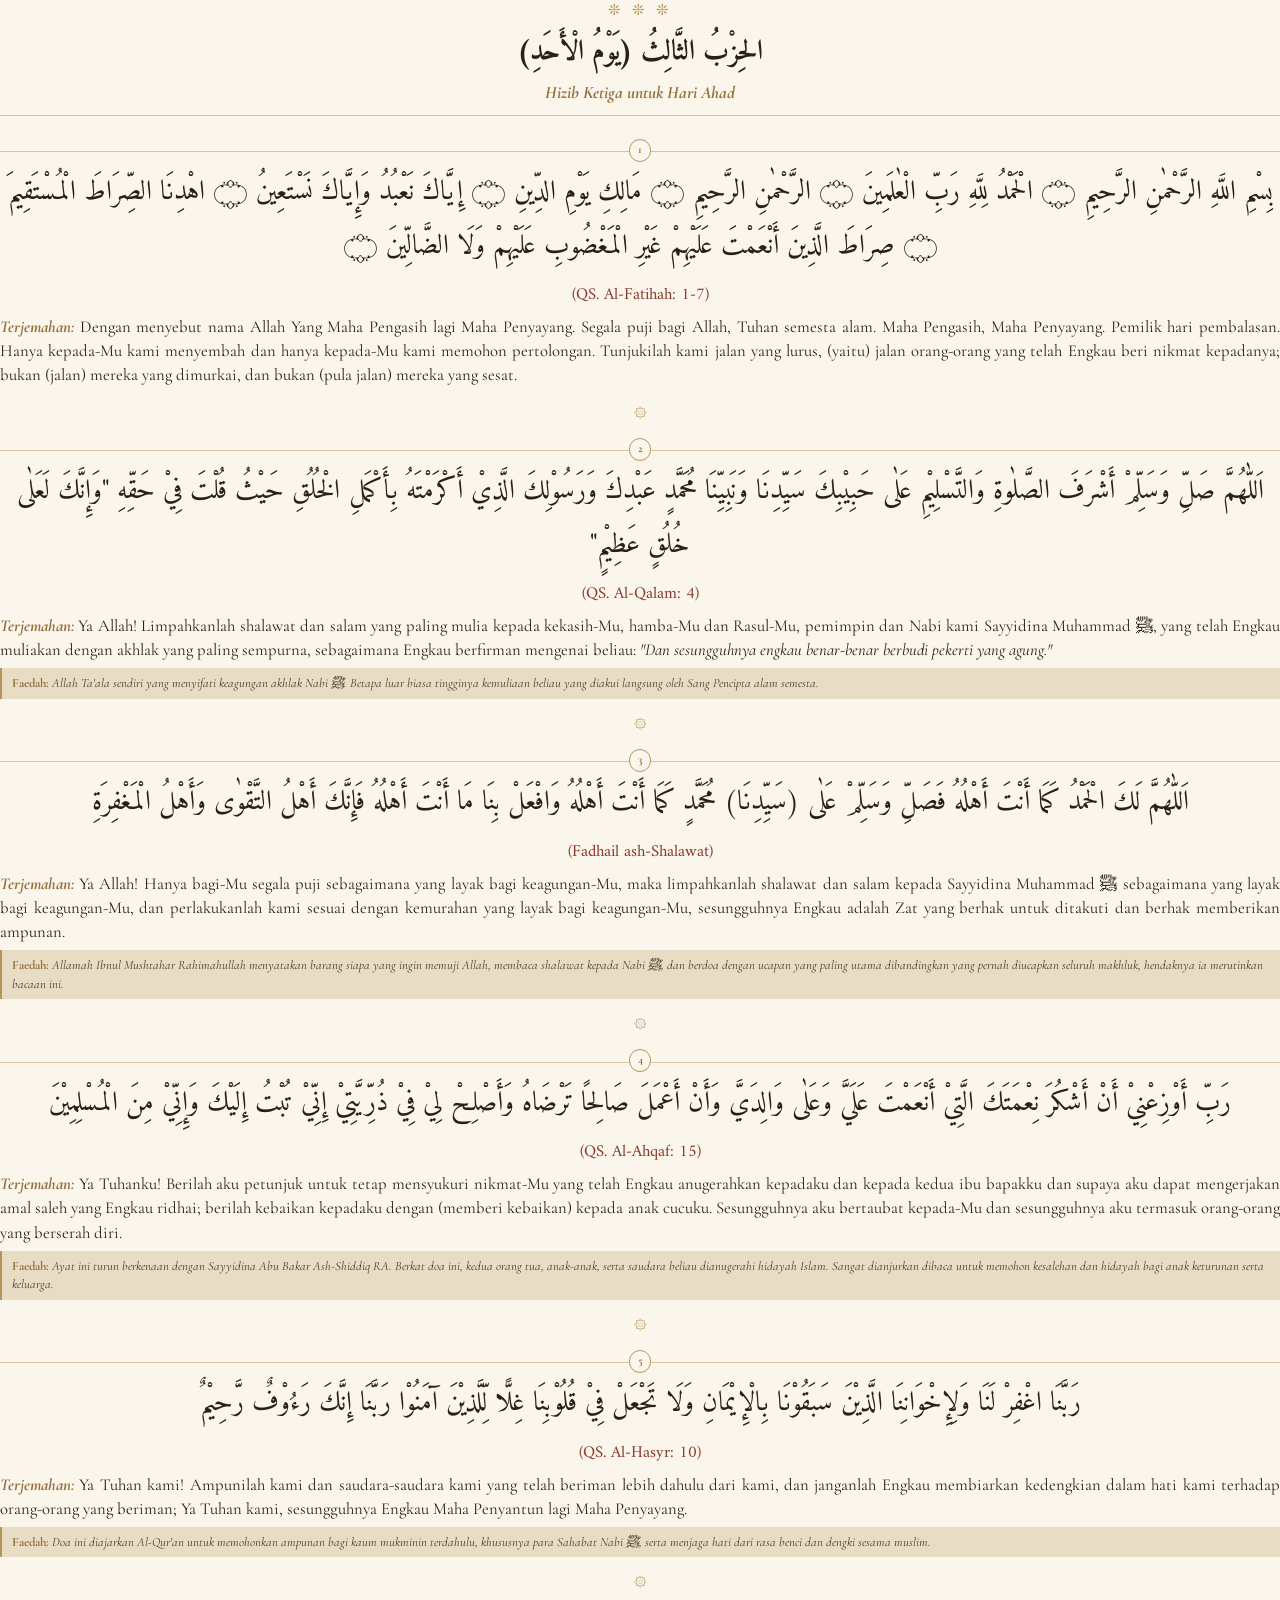
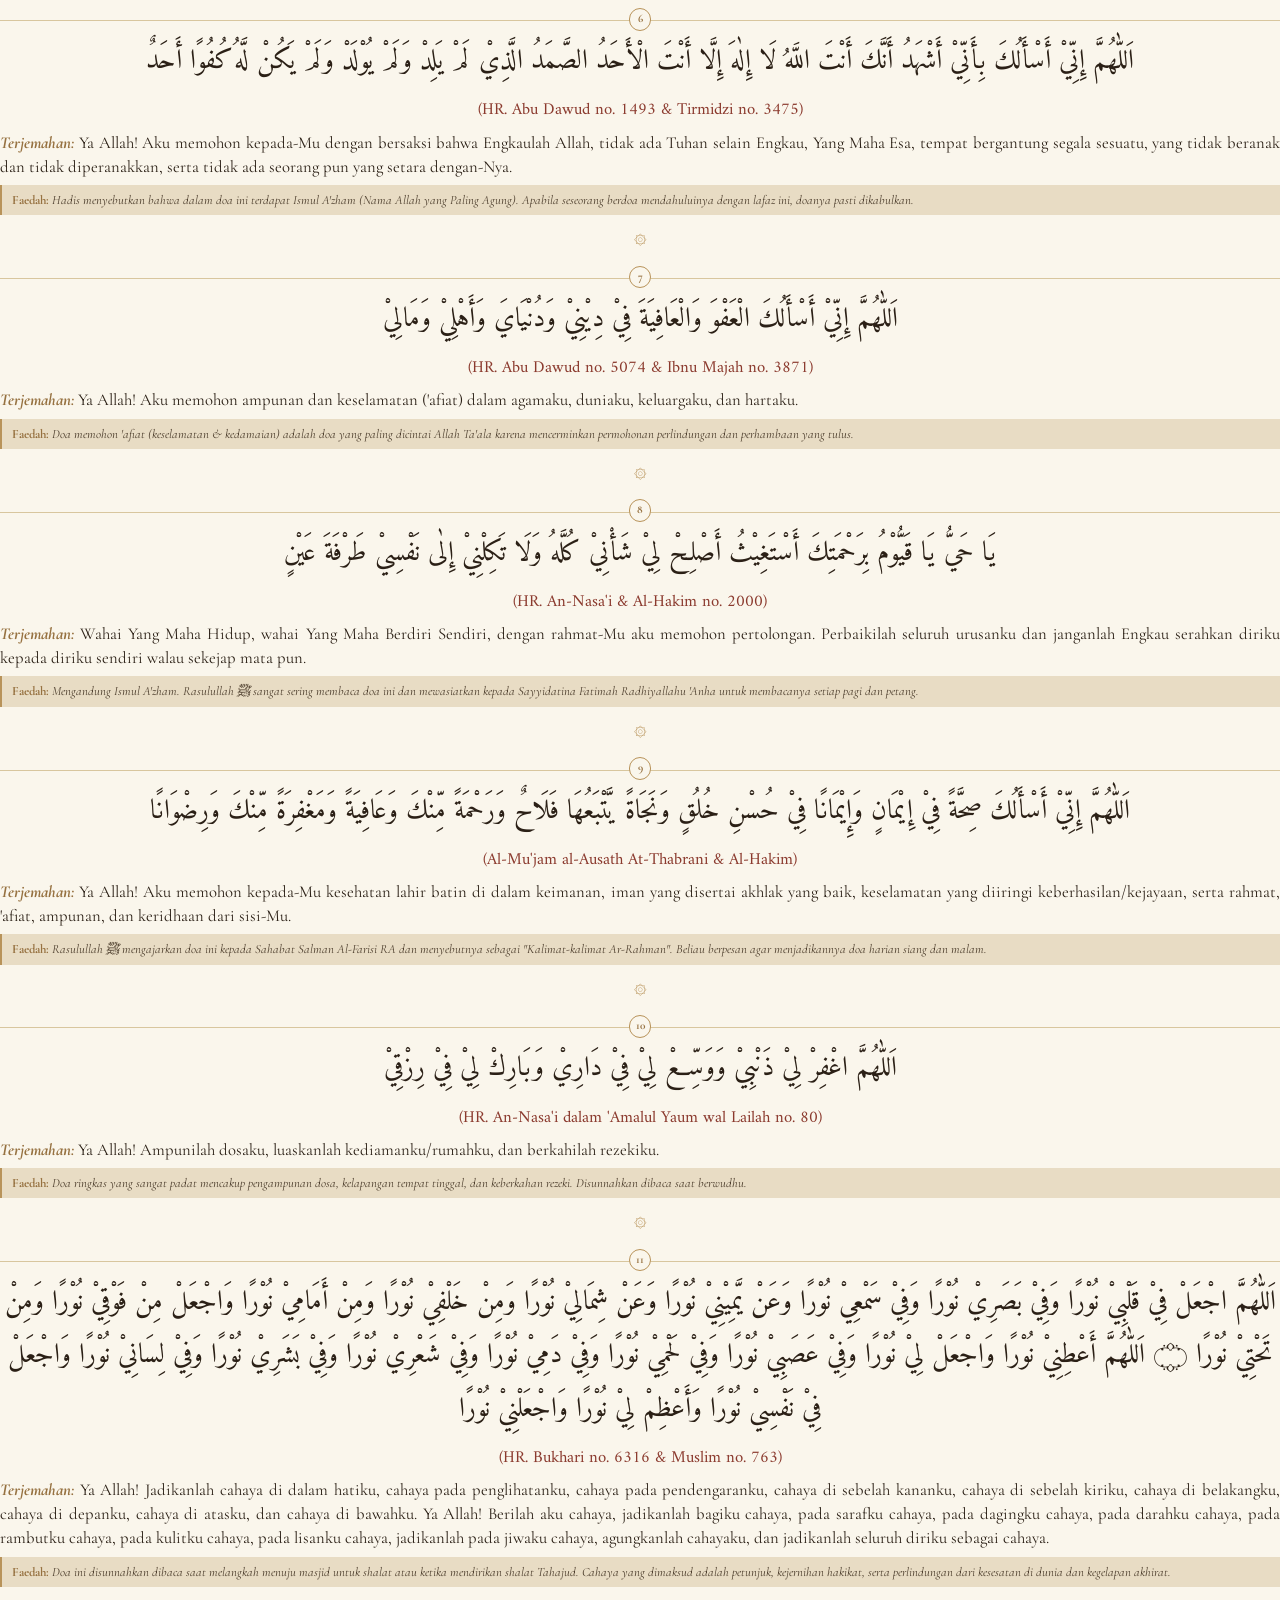
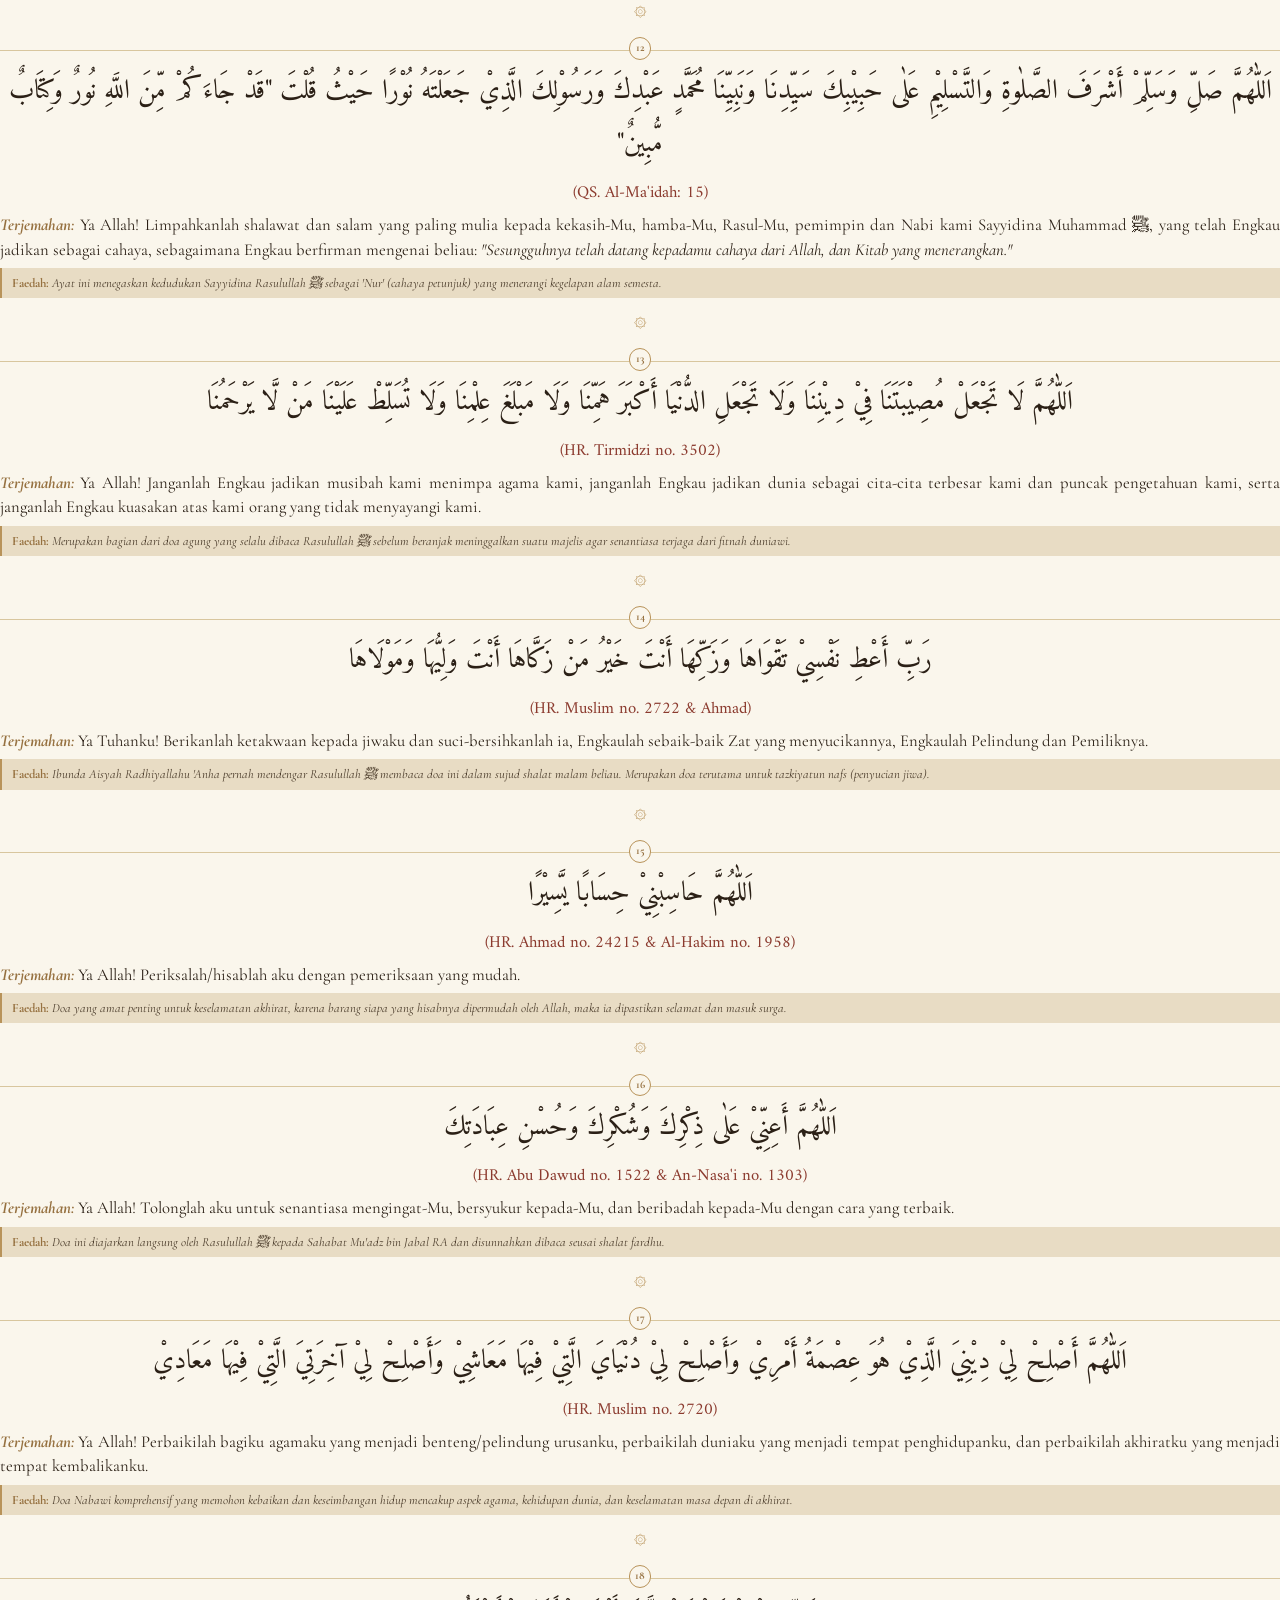
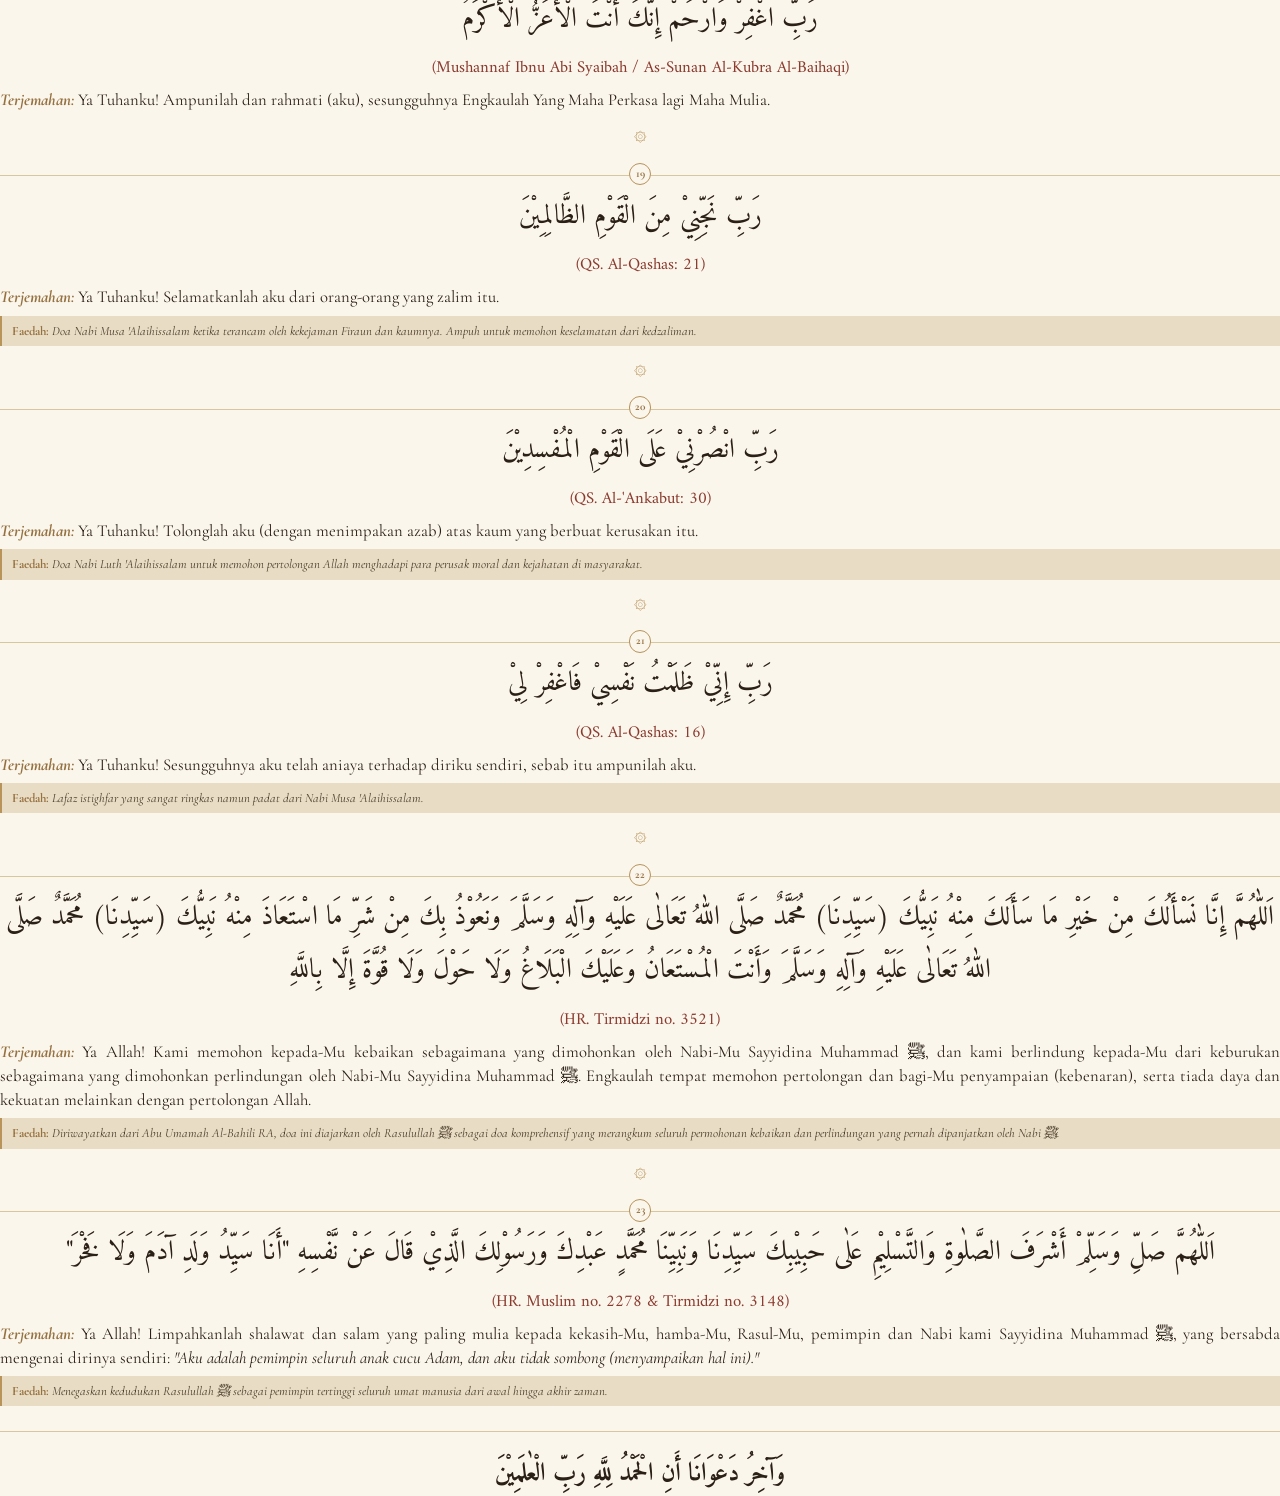
<file: html/hizib-ketiga-ahad.html>
<!DOCTYPE html>
<html lang="id">
<head>
  <meta charset="UTF-8">
  <title>Hizib Ketiga - Hari Ahad</title>
    <!-- Favicon -->
    <link rel="icon" type="image/x-icon" href="/favicon.ico">
    <link rel="icon" type="image/png" sizes="64x64" href="/pwa/icons/favicon.png">
    <link rel="icon" type="image/png" sizes="32x32" href="/favicon.png">
    <link rel="apple-touch-icon" href="/pwa/icons/apple-touch-icon.png">
    <link rel="preconnect" href="https://fonts.googleapis.com">
    <link rel="preconnect" href="https://fonts.gstatic.com" crossorigin>
    <link href="https://fonts.googleapis.com/css2?family=Amiri:ital,wght@0,400;0,700;1,400;1,700&family=Cormorant+Garamond:ital,wght@0,400;0,600;0,700;1,400;1,600;1,700&display=swap" rel="stylesheet">

  <style>
        @font-face {
            font-family: 'Amiri';
            src: local('Amiri'),
                 url('../fonts/Amiri-Regular.ttf') format('truetype'),
                 url('../Amiri-Regular.ttf') format('truetype');
            font-weight: normal;
            font-style: normal;
        }

        @font-face {
            font-family: 'Amiri';
            src: local('Amiri Bold'),
                 local('Amiri-Bold'),
                 url('../fonts/Amiri-Bold.ttf') format('truetype'),
                 url('../Amiri-Bold.ttf') format('truetype');
            font-weight: bold;
            font-style: normal;
        }

        /* Fallback / alias */
        @font-face {
            font-family: 'ArabicFont';
            src: local('Amiri'),
                 url('../fonts/Amiri-Regular.ttf') format('truetype'),
                 url('../Amiri-Regular.ttf') format('truetype');
            font-weight: normal;
            font-style: normal;
        }

        @font-face {
            font-family: 'Cormorant Garamond';
            src: local('Cormorant Garamond'),
                 url('../fonts/CormorantGaramond-Var.ttf') format('truetype');
            font-weight: normal;
            font-style: normal;
        }

        @font-face {
            font-family: 'Cormorant Garamond';
            src: local('Cormorant Garamond Italic'),
                 url('../fonts/CormorantGaramond-Italic-Var.ttf') format('truetype');
            font-weight: normal;
            font-style: italic;
        }

        @page {
      size: A5;
      margin: 14mm 15mm 13mm 15mm;
      background-color: #FAF6EC;
    }

    body {
      font-family: 'Cormorant Garamond', serif;
      font-size: 12.5pt;
      line-height: 1.45;
      color: #2B2016;
      background-color: #FAF6EC;
      margin: 0;
      padding: 0;
    }

    /* Header Bab */
    .header-bab {
      text-align: center;
      margin-bottom: 20px;
      padding-bottom: 10px;
      border-bottom: 1px solid #D8C69E;
    }
    .ornamen-top {
      color: #B8935A;
      font-size: 11pt;
      letter-spacing: 4px;
      margin-bottom: 4px;
    }
    .judul-bab-arab {
      font-family: 'Amiri', 'ArabicFont', serif;
      font-size: 21pt;
      font-weight: bold;
      color: #2B2016;
      margin: 12px 0 6px 0;
      direction: rtl;
    }
    .judul-bab-indo {
      font-style: italic;
      font-size: 13pt;
      color: #967140;
      margin: 0;
    }

    /* Blok Doa */
    .doa-blok {
      page-break-inside: auto;
      margin-bottom: 16px;
      position: relative;
    }

    /* Meta / Nomor Doa */
    .doa-header {
      text-align: center;
      margin-bottom: 8px;
      position: relative;
    }
    .nomor-doa {
      display: inline-block;
      width: 5.5mm;
      height: 5.5mm;
      line-height: 5.5mm;
      border-radius: 50%;
      background-color: #FAF6EC;
      border: 1px solid #B8935A;
      color: #967140;
      font-size: 8.5pt;
      font-weight: bold;
      text-align: center;
      margin: 0 auto;
    }
    .garis-pembatas-top {
      border-top: 1px solid #D8C69E;
      margin-top: -2.75mm;
      margin-bottom: 8px;
      z-index: -1;
    }

    /* Teks Arab */
    .teks-arab {
      font-family: 'Amiri', 'ArabicFont', serif;
      font-size: 20.5pt;
      line-height: 1.95;
      text-align: center;
      direction: rtl;
      color: #2B2016;
      margin-top: 14px;
      margin-bottom: 10px;
    }

    /* Referensi Rubrikasi */
    .referensi {
      font-family: 'Amiri', 'ArabicFont', serif;
      font-size: 12.5pt;
      color: #8B3A2E;
      text-align: center;
      direction: ltr;
      unicode-bidi: isolate;
      margin-top: 6px;
      margin-bottom: 8px;
    }

    /* Terjemahan */
    .label-terjemahan {
      font-style: italic;
      font-weight: bold;
      color: #967140;
    }
    .terjemahan {
      text-align: justify;
      margin-bottom: 6px;
      color: #2B2016;
    }

    /* Catatan / Faedah Box */
    .catatan-box {
      background-color: #E8DCC4;
      border-left: 2pt solid #B8935A;
      padding: 6px 10px;
      font-style: italic;
      color: #4A3B2A;
      margin-top: 6px;
      margin-bottom: 8px;
      font-size: 9.5pt;
    }
    .catatan-box .label-catatan {
      font-weight: bold;
      color: #967140;
      font-style: normal;
    }

    /* Pemisah Antar Doa */
    .pemisah-doa {
      text-align: center;
      color: #B8935A;
      font-size: 10pt;
      margin: 12px 0;
    }

    /* Penutup */
    .penutup-blok {
      text-align: center;
      margin-top: 25px;
      padding-top: 10px;
      border-top: 1px solid #D8C69E;
    }
    .penutup-arab {
      font-family: 'Amiri', 'ArabicFont', serif;
      font-size: 19pt;
      font-weight: bold;
      color: #2B2016;
      margin-top: 14px;
      direction: rtl;
    }
  </style>
</head>
<body>

  <!-- HEADER BAB -->
  <div class="header-bab">
    <div class="ornamen-top">❊ ❊ ❊</div>
    <h1 class="judul-bab-arab">الحِزْبُ الثَّالِثُ (يَوْمُ الْأَحَدِ)</h1>
    <h2 class="judul-bab-indo">Hizib Ketiga untuk Hari Ahad</h2>
  </div>

  <!-- DOA 1 -->
  <div class="doa-blok">
    <div class="doa-header">
      <span class="nomor-doa">1</span>
      <div class="garis-pembatas-top"></div>
    </div>
    <div class="teks-arab">
      بِسْمِ اللَّهِ الرَّحْمٰنِ الرَّحِيمِ ۝ الْحَمْدُ لِلَّهِ رَبِّ الْعٰلَمِينَ ۝ الرَّحْمٰنِ الرَّحِيمِ ۝ مَالِكِ يَوْمِ الدِّينِ ۝ إِيَّاكَ نَعْبُدُ وَإِيَّاكَ نَسْتَعِينُ ۝ اهْدِنَا الصِّرَاطَ الْمُسْتَقِيمَ ۝ صِرَاطَ الَّذِينَ أَنْعَمْتَ عَلَيْهِمْ غَيْرِ الْمَغْضُوبِ عَلَيْهِمْ وَلَا الضَّالِّينَ ۝
    </div>
    <div class="referensi">(QS. Al-Fatihah: 1-7)</div>
    <div class="terjemahan">
      <span class="label-terjemahan">Terjemahan:</span> Dengan menyebut nama Allah Yang Maha Pengasih lagi Maha Penyayang. Segala puji bagi Allah, Tuhan semesta alam. Maha Pengasih, Maha Penyayang. Pemilik hari pembalasan. Hanya kepada-Mu kami menyembah dan hanya kepada-Mu kami memohon pertolongan. Tunjukilah kami jalan yang lurus, (yaitu) jalan orang-orang yang telah Engkau beri nikmat kepadanya; bukan (jalan) mereka yang dimurkai, dan bukan (pula jalan) mereka yang sesat.
    </div>
  </div>

  <div class="pemisah-doa">۞</div>

    <!-- DOA 2 -->
    <div class="doa-blok">
      <div class="doa-header">
        <span class="nomor-doa">2</span>
        <div class="garis-pembatas-top"></div>
      </div>
      <div class="teks-arab">
        اَللّٰهُمَّ صَلِّ وَسَلِّمْ أَشْرَفَ الصَّلٰوةِ وَالتَّسْلِيْمِ عَلٰى حَبِيْبِكَ سَيِّدِنَا وَنَبِيِّنَا مُحَمَّدٍ عَبْدِكَ وَرَسُوْلِكَ الَّذِيْ أَكْرَمْتَهُ بِأَكْمَلِ الْخُلُقِ حَيْثُ قُلْتَ فِيْ حَقِّهِ "وَإِنَّكَ لَعَلٰى خُلُقٍ عَظِيْمٍ"
      </div>
      <div class="referensi">(QS. Al-Qalam: 4)</div>
      <div class="terjemahan">
        <span class="label-terjemahan">Terjemahan:</span> Ya Allah! Limpahkanlah shalawat dan salam yang paling mulia kepada kekasih-Mu, hamba-Mu dan Rasul-Mu, pemimpin dan Nabi kami Sayyidina Muhammad ﷺ, yang telah Engkau muliakan dengan akhlak yang paling sempurna, sebagaimana Engkau berfirman mengenai beliau: <em>"Dan sesungguhnya engkau benar-benar berbudi pekerti yang agung."</em>
      </div>
      <div class="catatan-box">
        <span class="label-catatan">Faedah:</span> Allah Ta'ala sendiri yang menyifati keagungan akhlak Nabi ﷺ. Betapa luar biasa tingginya kemuliaan beliau yang diakui langsung oleh Sang Pencipta alam semesta.
      </div>
    </div>

    <div class="pemisah-doa">۞</div>

    <!-- DOA 3 -->
    <div class="doa-blok">
      <div class="doa-header">
        <span class="nomor-doa">3</span>
        <div class="garis-pembatas-top"></div>
      </div>
      <div class="teks-arab">
        اَللّٰهُمَّ لَكَ الْحَمْدُ كَمَا أَنْتَ أَهْلُهُ فَصَلِّ وَسَلِّمْ عَلٰى (سَيِّدِنَا) مُحَمَّدٍ كَمَا أَنْتَ أَهْلُهُ وَافْعَلْ بِنَا مَا أَنْتَ أَهْلُهُ فَإِنَّكَ أَهْلُ التَّقْوٰى وَأَهْلُ الْمَغْفِرَةِ
      </div>
      <div class="referensi">(Fadhail ash-Shalawat)</div>
      <div class="terjemahan">
        <span class="label-terjemahan">Terjemahan:</span> Ya Allah! Hanya bagi-Mu segala puji sebagaimana yang layak bagi keagungan-Mu, maka limpahkanlah shalawat dan salam kepada Sayyidina Muhammad ﷺ sebagaimana yang layak bagi keagungan-Mu, dan perlakukanlah kami sesuai dengan kemurahan yang layak bagi keagungan-Mu, sesungguhnya Engkau adalah Zat yang berhak untuk ditakuti dan berhak memberikan ampunan.
      </div>
      <div class="catatan-box">
        <span class="label-catatan">Faedah:</span> Allamah Ibnul Mushtahar Rahimahullah menyatakan barang siapa yang ingin memuji Allah, membaca shalawat kepada Nabi ﷺ, dan berdoa dengan ucapan yang paling utama dibandingkan yang pernah diucapkan seluruh makhluk, hendaknya ia merutinkan bacaan ini.
      </div>
    </div>

    <div class="pemisah-doa">۞</div>

    <!-- DOA 4 -->
    <div class="doa-blok">
      <div class="doa-header">
        <span class="nomor-doa">4</span>
        <div class="garis-pembatas-top"></div>
      </div>
      <div class="teks-arab">
        رَبِّ أَوْزِعْنِيْ أَنْ أَشْكُرَ نِعْمَتَكَ الَّتِيْ أَنْعَمْتَ عَلَيَّ وَعَلٰى وَالِدَيَّ وَأَنْ أَعْمَلَ صَالِحًا تَرْضَاهُ وَأَصْلِحْ لِيْ فِيْ ذُرِّيَّتِيْ إِنِّيْ تُبْتُ إِلَيْكَ وَإِنِّيْ مِنَ الْمُسْلِمِيْنَ
      </div>
      <div class="referensi">(QS. Al-Ahqaf: 15)</div>
      <div class="terjemahan">
        <span class="label-terjemahan">Terjemahan:</span> Ya Tuhanku! Berilah aku petunjuk untuk tetap mensyukuri nikmat-Mu yang telah Engkau anugerahkan kepadaku dan kepada kedua ibu bapakku dan supaya aku dapat mengerjakan amal saleh yang Engkau ridhai; berilah kebaikan kepadaku dengan (memberi kebaikan) kepada anak cucuku. Sesungguhnya aku bertaubat kepada-Mu dan sesungguhnya aku termasuk orang-orang yang berserah diri.
      </div>
      <div class="catatan-box">
        <span class="label-catatan">Faedah:</span> Ayat ini turun berkenaan dengan Sayyidina Abu Bakar Ash-Shiddiq RA. Berkat doa ini, kedua orang tua, anak-anak, serta saudara beliau dianugerahi hidayah Islam. Sangat dianjurkan dibaca untuk memohon kesalehan dan hidayah bagi anak keturunan serta keluarga.
      </div>
    </div>

    <div class="pemisah-doa">۞</div>

    <!-- DOA 5 -->
    <div class="doa-blok">
      <div class="doa-header">
        <span class="nomor-doa">5</span>
        <div class="garis-pembatas-top"></div>
      </div>
      <div class="teks-arab">
        رَبَّنَا اغْفِرْ لَنَا وَلِإِخْوَانِنَا الَّذِيْنَ سَبَقُوْنَا بِالْإِيْمَانِ وَلَا تَجْعَلْ فِيْ قُلُوْبِنَا غِلًّا لِّلَّذِيْنَ آمَنُوْا رَبَّنَا إِنَّكَ رَءُوْفٌ رَّحِيْمٌ
      </div>
      <div class="referensi">(QS. Al-Hasyr: 10)</div>
      <div class="terjemahan">
        <span class="label-terjemahan">Terjemahan:</span> Ya Tuhan kami! Ampunilah kami dan saudara-saudara kami yang telah beriman lebih dahulu dari kami, dan janganlah Engkau membiarkan kedengkian dalam hati kami terhadap orang-orang yang beriman; Ya Tuhan kami, sesungguhnya Engkau Maha Penyantun lagi Maha Penyayang.
      </div>
      <div class="catatan-box">
        <span class="label-catatan">Faedah:</span> Doa ini diajarkan Al-Qur'an untuk memohonkan ampunan bagi kaum mukminin terdahulu, khususnya para Sahabat Nabi ﷺ, serta menjaga hati dari rasa benci dan dengki sesama muslim.
      </div>
    </div>

    <div class="pemisah-doa">۞</div>

    <!-- DOA 6 -->
    <div class="doa-blok">
      <div class="doa-header">
        <span class="nomor-doa">6</span>
        <div class="garis-pembatas-top"></div>
      </div>
      <div class="teks-arab">
        اَللّٰهُمَّ إِنِّيْ أَسْأَلُكَ بِأَنِّيْ أَشْهَدُ أَنَّكَ أَنْتَ اللَّهُ لَا إِلٰهَ إِلَّا أَنْتَ الْأَحَدُ الصَّمَدُ الَّذِيْ لَمْ يَلِدْ وَلَمْ يُوْلَدْ وَلَمْ يَكُنْ لَّهُ كُفُوًا أَحَدٌ
      </div>
      <div class="referensi">(HR. Abu Dawud no. 1493 & Tirmidzi no. 3475)</div>
      <div class="terjemahan">
        <span class="label-terjemahan">Terjemahan:</span> Ya Allah! Aku memohon kepada-Mu dengan bersaksi bahwa Engkaulah Allah, tidak ada Tuhan selain Engkau, Yang Maha Esa, tempat bergantung segala sesuatu, yang tidak beranak dan tidak diperanakkan, serta tidak ada seorang pun yang setara dengan-Nya.
      </div>
      <div class="catatan-box">
        <span class="label-catatan">Faedah:</span> Hadis menyebutkan bahwa dalam doa ini terdapat Ismul A'zham (Nama Allah yang Paling Agung). Apabila seseorang berdoa mendahuluinya dengan lafaz ini, doanya pasti dikabulkan.
      </div>
    </div>

    <div class="pemisah-doa">۞</div>

    <!-- DOA 7 -->
    <div class="doa-blok">
      <div class="doa-header">
        <span class="nomor-doa">7</span>
        <div class="garis-pembatas-top"></div>
      </div>
      <div class="teks-arab">
        اَللّٰهُمَّ إِنِّيْ أَسْأَلُكَ الْعَفْوَ وَالْعَافِيَةَ فِيْ دِيْنِيْ وَدُنْيَايَ وَأَهْلِيْ وَمَالِيْ
      </div>
      <div class="referensi">(HR. Abu Dawud no. 5074 & Ibnu Majah no. 3871)</div>
    <div class="terjemahan">
      <span class="label-terjemahan">Terjemahan:</span> Ya Allah! Aku memohon ampunan dan keselamatan ('afiat) dalam agamaku, duniaku, keluargaku, dan hartaku.
    </div>
    <div class="catatan-box">
      <span class="label-catatan">Faedah:</span> Doa memohon 'afiat (keselamatan & kedamaian) adalah doa yang paling dicintai Allah Ta'ala karena mencerminkan permohonan perlindungan dan perhambaan yang tulus.
    </div>
  </div>

  <div class="pemisah-doa">۞</div>

  <!-- DOA 8 -->
  <div class="doa-blok">
    <div class="doa-header">
      <span class="nomor-doa">8</span>
      <div class="garis-pembatas-top"></div>
    </div>
    <div class="teks-arab">
      يَا حَيُّ يَا قَيُّوْمُ بِرَحْمَتِكَ أَسْتَغِيْثُ أَصْلِحْ لِيْ شَأْنِيْ كُلَّهُ وَلَا تَكِلْنِيْ إِلٰى نَفْسِيْ طَرْفَةَ عَيْنٍ
    </div>
    <div class="referensi">(HR. An-Nasa'i & Al-Hakim no. 2000)</div>
    <div class="terjemahan">
      <span class="label-terjemahan">Terjemahan:</span> Wahai Yang Maha Hidup, wahai Yang Maha Berdiri Sendiri, dengan rahmat-Mu aku memohon pertolongan. Perbaikilah seluruh urusanku dan janganlah Engkau serahkan diriku kepada diriku sendiri walau sekejap mata pun.
    </div>
    <div class="catatan-box">
      <span class="label-catatan">Faedah:</span> Mengandung Ismul A'zham. Rasulullah ﷺ sangat sering membaca doa ini dan mewasiatkan kepada Sayyidatina Fatimah Radhiyallahu 'Anha untuk membacanya setiap pagi dan petang.
    </div>
  </div>

  <div class="pemisah-doa">۞</div>

  <!-- DOA 9 -->
  <div class="doa-blok">
    <div class="doa-header">
      <span class="nomor-doa">9</span>
      <div class="garis-pembatas-top"></div>
    </div>
    <div class="teks-arab">
      اَللّٰهُمَّ إِنِّيْ أَسْأَلُكَ صِحَّةً فِيْ إِيْمَانٍ وَإِيْمَانًا فِيْ حُسْنِ خُلُقٍ وَنَجَاةً يَّتْبَعُهَا فَلَاحٌ وَرَحْمَةً مِّنْكَ وَعَافِيَةً وَمَغْفِرَةً مِّنْكَ وَرِضْوَانًا
    </div>
    <div class="referensi">(Al-Mu'jam al-Ausath At-Thabrani & Al-Hakim)</div>
    <div class="terjemahan">
      <span class="label-terjemahan">Terjemahan:</span> Ya Allah! Aku memohon kepada-Mu kesehatan lahir batin di dalam keimanan, iman yang disertai akhlak yang baik, keselamatan yang diiringi keberhasilan/kejayaan, serta rahmat, 'afiat, ampunan, dan keridhaan dari sisi-Mu.
    </div>
    <div class="catatan-box">
      <span class="label-catatan">Faedah:</span> Rasulullah ﷺ mengajarkan doa ini kepada Sahabat Salman Al-Farisi RA dan menyebutnya sebagai "Kalimat-kalimat Ar-Rahman". Beliau berpesan agar menjadikannya doa harian siang dan malam.
    </div>
  </div>

  <div class="pemisah-doa">۞</div>

  <!-- DOA 10 -->
  <div class="doa-blok">
    <div class="doa-header">
      <span class="nomor-doa">10</span>
      <div class="garis-pembatas-top"></div>
    </div>
    <div class="teks-arab">
      اَللّٰهُمَّ اغْفِرْ لِيْ ذَنْبِيْ وَوَسِّعْ لِيْ فِيْ دَارِيْ وَبَارِكْ لِيْ فِيْ رِزْقِيْ
    </div>
    <div class="referensi">(HR. An-Nasa'i dalam 'Amalul Yaum wal Lailah no. 80)</div>
    <div class="terjemahan">
      <span class="label-terjemahan">Terjemahan:</span> Ya Allah! Ampunilah dosaku, luaskanlah kediamanku/rumahku, dan berkahilah rezekiku.
    </div>
    <div class="catatan-box">
      <span class="label-catatan">Faedah:</span> Doa ringkas yang sangat padat mencakup pengampunan dosa, kelapangan tempat tinggal, dan keberkahan rezeki. Disunnahkan dibaca saat berwudhu.
    </div>
  </div>

  <div class="pemisah-doa">۞</div>

  <!-- DOA 11 -->
  <div class="doa-blok">
    <div class="doa-header">
      <span class="nomor-doa">11</span>
      <div class="garis-pembatas-top"></div>
    </div>
    <div class="teks-arab">
      اَللّٰهُمَّ اجْعَلْ فِيْ قَلْبِيْ نُوْرًا وَفِيْ بَصَرِيْ نُوْرًا وَفِيْ سَمْعِيْ نُوْرًا وَعَنْ يَّمِيْنِيْ نُوْرًا وَعَنْ شِمَالِيْ نُوْرًا وَمِنْ خَلْفِيْ نُوْرًا وَمِنْ أَمَامِيْ نُوْرًا وَاجْعَلْ مِنْ فَوْقِيْ نُوْرًا وَمِنْ تَحْتِيْ نُوْرًا ۝ اَللّٰهُمَّ أَعْطِنِيْ نُوْرًا وَاجْعَلْ لِيْ نُوْرًا وَفِيْ عَصَبِيْ نُوْرًا وَفِيْ لَحْمِيْ نُوْرًا وَفِيْ دَمِيْ نُوْرًا وَفِيْ شَعْرِيْ نُوْرًا وَفِيْ بَشَرِيْ نُوْرًا وَفِيْ لِسَانِيْ نُوْرًا وَاجْعَلْ فِيْ نَفْسِيْ نُوْرًا وَأَعْظِمْ لِيْ نُوْرًا وَاجْعَلْنِيْ نُوْرًا
    </div>
    <div class="referensi">(HR. Bukhari no. 6316 & Muslim no. 763)</div>
    <div class="terjemahan">
      <span class="label-terjemahan">Terjemahan:</span> Ya Allah! Jadikanlah cahaya di dalam hatiku, cahaya pada penglihatanku, cahaya pada pendengaranku, cahaya di sebelah kananku, cahaya di sebelah kiriku, cahaya di belakangku, cahaya di depanku, cahaya di atasku, dan cahaya di bawahku. Ya Allah! Berilah aku cahaya, jadikanlah bagiku cahaya, pada sarafku cahaya, pada dagingku cahaya, pada darahku cahaya, pada rambutku cahaya, pada kulitku cahaya, pada lisanku cahaya, jadikanlah pada jiwaku cahaya, agungkanlah cahayaku, dan jadikanlah seluruh diriku sebagai cahaya.
    </div>
    <div class="catatan-box">
      <span class="label-catatan">Faedah:</span> Doa ini disunnahkan dibaca saat melangkah menuju masjid untuk shalat atau ketika mendirikan shalat Tahajud. Cahaya yang dimaksud adalah petunjuk, kejernihan hakikat, serta perlindungan dari kesesatan di dunia dan kegelapan akhirat.
    </div>
  </div>

  <div class="pemisah-doa">۞</div>

  <!-- DOA 12 -->
  <div class="doa-blok">
    <div class="doa-header">
      <span class="nomor-doa">12</span>
      <div class="garis-pembatas-top"></div>
    </div>
    <div class="teks-arab">
      اَللّٰهُمَّ صَلِّ وَسَلِّمْ أَشْرَفَ الصَّلٰوةِ وَالتَّسْلِيْمِ عَلٰى حَبِيْبِكَ سَيِّدِنَا وَنَبِيِّنَا مُحَمَّدٍ عَبْدِكَ وَرَسُوْلِكَ الَّذِيْ جَعَلْتَهُ نُوْرًا حَيْثُ قُلْتَ "قَدْ جَاءَكُمْ مِّنَ اللَّهِ نُورٌ وَكِتَابٌ مُّبِينٌ"
    </div>
    <div class="referensi">(QS. Al-Ma'idah: 15)</div>
    <div class="terjemahan">
      <span class="label-terjemahan">Terjemahan:</span> Ya Allah! Limpahkanlah shalawat dan salam yang paling mulia kepada kekasih-Mu, hamba-Mu, Rasul-Mu, pemimpin dan Nabi kami Sayyidina Muhammad ﷺ, yang telah Engkau jadikan sebagai cahaya, sebagaimana Engkau berfirman mengenai beliau: <em>"Sesungguhnya telah datang kepadamu cahaya dari Allah, dan Kitab yang menerangkan."</em>
    </div>
    <div class="catatan-box">
      <span class="label-catatan">Faedah:</span> Ayat ini menegaskan kedudukan Sayyidina Rasulullah ﷺ sebagai 'Nur' (cahaya petunjuk) yang menerangi kegelapan alam semesta.
    </div>
  </div>

  <div class="pemisah-doa">۞</div>

  <!-- DOA 13 -->
  <div class="doa-blok">
    <div class="doa-header">
      <span class="nomor-doa">13</span>
      <div class="garis-pembatas-top"></div>
    </div>
    <div class="teks-arab">
      اَللّٰهُمَّ لَا تَجْعَلْ مُصِيْبَتَنَا فِيْ دِيْنِنَا وَلَا تَجْعَلِ الدُّنْيَا أَكْبَرَ هَمِّنَا وَلَا مَبْلَغَ عِلْمِنَا وَلَا تُسَلِّطْ عَلَيْنَا مَنْ لَّا يَرْحَمُنَا
    </div>
    <div class="referensi">(HR. Tirmidzi no. 3502)</div>
    <div class="terjemahan">
      <span class="label-terjemahan">Terjemahan:</span> Ya Allah! Janganlah Engkau jadikan musibah kami menimpa agama kami, janganlah Engkau jadikan dunia sebagai cita-cita terbesar kami dan puncak pengetahuan kami, serta janganlah Engkau kuasakan atas kami orang yang tidak menyayangi kami.
    </div>
    <div class="catatan-box">
      <span class="label-catatan">Faedah:</span> Merupakan bagian dari doa agung yang selalu dibaca Rasulullah ﷺ sebelum beranjak meninggalkan suatu majelis agar senantiasa terjaga dari fitnah duniawi.
    </div>
  </div>

  <div class="pemisah-doa">۞</div>

  <!-- DOA 14 -->
  <div class="doa-blok">
    <div class="doa-header">
      <span class="nomor-doa">14</span>
      <div class="garis-pembatas-top"></div>
    </div>
    <div class="teks-arab">
      رَبِّ أَعْطِ نَفْسِيْ تَقْوَاهَا وَزَكِّهَا أَنْتَ خَيْرُ مَنْ زَكَّاهَا أَنْتَ وَلِيُّهَا وَمَوْلَاهَا
    </div>
    <div class="referensi">(HR. Muslim no. 2722 & Ahmad)</div>
    <div class="terjemahan">
      <span class="label-terjemahan">Terjemahan:</span> Ya Tuhanku! Berikanlah ketakwaan kepada jiwaku dan suci-bersihkanlah ia, Engkaulah sebaik-baik Zat yang menyucikannya, Engkaulah Pelindung dan Pemiliknya.
    </div>
    <div class="catatan-box">
      <span class="label-catatan">Faedah:</span> Ibunda Aisyah Radhiyallahu 'Anha pernah mendengar Rasulullah ﷺ membaca doa ini dalam sujud shalat malam beliau. Merupakan doa terutama untuk tazkiyatun nafs (penyucian jiwa).
    </div>
  </div>

  <div class="pemisah-doa">۞</div>

  <!-- DOA 15 -->
  <div class="doa-blok">
    <div class="doa-header">
      <span class="nomor-doa">15</span>
      <div class="garis-pembatas-top"></div>
    </div>
    <div class="teks-arab">
      اَللّٰهُمَّ حَاسِبْنِيْ حِسَابًا يَّسِيْرًا
    </div>
    <div class="referensi">(HR. Ahmad no. 24215 & Al-Hakim no. 1958)</div>
    <div class="terjemahan">
      <span class="label-terjemahan">Terjemahan:</span> Ya Allah! Periksalah/hisablah aku dengan pemeriksaan yang mudah.
    </div>
    <div class="catatan-box">
      <span class="label-catatan">Faedah:</span> Doa yang amat penting untuk keselamatan akhirat, karena barang siapa yang hisabnya dipermudah oleh Allah, maka ia dipastikan selamat dan masuk surga.
    </div>
  </div>

  <div class="pemisah-doa">۞</div>

  <!-- DOA 16 -->
  <div class="doa-blok">
    <div class="doa-header">
      <span class="nomor-doa">16</span>
      <div class="garis-pembatas-top"></div>
    </div>
    <div class="teks-arab">
      اَللّٰهُمَّ أَعِنِّيْ عَلٰى ذِكْرِكَ وَشُكْرِكَ وَحُسْنِ عِبَادَتِكَ
    </div>
    <div class="referensi">(HR. Abu Dawud no. 1522 & An-Nasa'i no. 1303)</div>
    <div class="terjemahan">
      <span class="label-terjemahan">Terjemahan:</span> Ya Allah! Tolonglah aku untuk senantiasa mengingat-Mu, bersyukur kepada-Mu, dan beribadah kepada-Mu dengan cara yang terbaik.
    </div>
    <div class="catatan-box">
      <span class="label-catatan">Faedah:</span> Doa ini diajarkan langsung oleh Rasulullah ﷺ kepada Sahabat Mu'adz bin Jabal RA dan disunnahkan dibaca seusai shalat fardhu.
    </div>
  </div>

  <div class="pemisah-doa">۞</div>

  <!-- DOA 17 -->
  <div class="doa-blok">
    <div class="doa-header">
      <span class="nomor-doa">17</span>
      <div class="garis-pembatas-top"></div>
    </div>
    <div class="teks-arab">
      اَللّٰهُمَّ أَصْلِحْ لِيْ دِيْنِيَ الَّذِيْ هُوَ عِصْمَةُ أَمْرِيْ وَأَصْلِحْ لِيْ دُنْيَايَ الَّتِيْ فِيْهَا مَعَاشِيْ وَأَصْلِحْ لِيْ آخِرَتِيَ الَّتِيْ فِيْهَا مَعَادِيْ
    </div>
    <div class="referensi">(HR. Muslim no. 2720)</div>
    <div class="terjemahan">
      <span class="label-terjemahan">Terjemahan:</span> Ya Allah! Perbaikilah bagiku agamaku yang menjadi benteng/pelindung urusanku, perbaikilah duniaku yang menjadi tempat penghidupanku, dan perbaikilah akhiratku yang menjadi tempat kembalikanku.
    </div>
    <div class="catatan-box">
      <span class="label-catatan">Faedah:</span> Doa Nabawi komprehensif yang memohon kebaikan dan keseimbangan hidup mencakup aspek agama, kehidupan dunia, dan keselamatan masa depan di akhirat.
    </div>
  </div>

  <div class="pemisah-doa">۞</div>

  <!-- DOA 18 -->
  <div class="doa-blok">
    <div class="doa-header">
      <span class="nomor-doa">18</span>
      <div class="garis-pembatas-top"></div>
    </div>
    <div class="teks-arab">
      رَبِّ اغْفِرْ وَارْحَمْ إِنَّكَ أَنْتَ الْأَعَزُّ الْأَكْرَمُ
    </div>
    <div class="referensi">(Mushannaf Ibnu Abi Syaibah / As-Sunan Al-Kubra Al-Baihaqi)</div>
    <div class="terjemahan">
      <span class="label-terjemahan">Terjemahan:</span> Ya Tuhanku! Ampunilah dan rahmati (aku), sesungguhnya Engkaulah Yang Maha Perkasa lagi Maha Mulia.
    </div>
  </div>

  <div class="pemisah-doa">۞</div>

  <!-- DOA 19 -->
  <div class="doa-blok">
    <div class="doa-header">
      <span class="nomor-doa">19</span>
      <div class="garis-pembatas-top"></div>
    </div>
    <div class="teks-arab">
      رَبِّ نَجِّنِيْ مِنَ الْقَوْمِ الظَّالِمِيْنَ
    </div>
    <div class="referensi">(QS. Al-Qashas: 21)</div>
    <div class="terjemahan">
      <span class="label-terjemahan">Terjemahan:</span> Ya Tuhanku! Selamatkanlah aku dari orang-orang yang zalim itu.
    </div>
    <div class="catatan-box">
      <span class="label-catatan">Faedah:</span> Doa Nabi Musa 'Alaihissalam ketika terancam oleh kekejaman Firaun dan kaumnya. Ampuh untuk memohon keselamatan dari kedzaliman.
    </div>
  </div>

  <div class="pemisah-doa">۞</div>

  <!-- DOA 20 -->
  <div class="doa-blok">
    <div class="doa-header">
      <span class="nomor-doa">20</span>
      <div class="garis-pembatas-top"></div>
    </div>
    <div class="teks-arab">
      رَبِّ انْصُرْنِيْ عَلَى الْقَوْمِ الْمُفْسِدِيْنَ
    </div>
    <div class="referensi">(QS. Al-'Ankabut: 30)</div>
    <div class="terjemahan">
      <span class="label-terjemahan">Terjemahan:</span> Ya Tuhanku! Tolonglah aku (dengan menimpakan azab) atas kaum yang berbuat kerusakan itu.
    </div>
    <div class="catatan-box">
      <span class="label-catatan">Faedah:</span> Doa Nabi Luth 'Alaihissalam untuk memohon pertolongan Allah menghadapi para perusak moral dan kejahatan di masyarakat.
    </div>
  </div>

  <div class="pemisah-doa">۞</div>

  <!-- DOA 21 -->
  <div class="doa-blok">
    <div class="doa-header">
      <span class="nomor-doa">21</span>
      <div class="garis-pembatas-top"></div>
    </div>
    <div class="teks-arab">
      رَبِّ إِنِّيْ ظَلَمْتُ نَفْسِيْ فَاغْفِرْ لِيْ
    </div>
    <div class="referensi">(QS. Al-Qashas: 16)</div>
    <div class="terjemahan">
      <span class="label-terjemahan">Terjemahan:</span> Ya Tuhanku! Sesungguhnya aku telah aniaya terhadap diriku sendiri, sebab itu ampunilah aku.
    </div>
    <div class="catatan-box">
      <span class="label-catatan">Faedah:</span> Lafaz istighfar yang sangat ringkas namun padat dari Nabi Musa 'Alaihissalam.
    </div>
  </div>

  <div class="pemisah-doa">۞</div>

  <!-- DOA 22 -->
  <div class="doa-blok">
    <div class="doa-header">
      <span class="nomor-doa">22</span>
      <div class="garis-pembatas-top"></div>
    </div>
    <div class="teks-arab">
      اَللّٰهُمَّ إِنَّا نَسْأَلُكَ مِنْ خَيْرِ مَا سَأَلَكَ مِنْهُ نَبِيُّكَ (سَيِّدِنَا) مُحَمَّدٌ صَلَّى اللهُ تَعَالٰى عَلَيْهِ وَآلِهِ وَسَلَّمَ وَنَعُوْذُ بِكَ مِنْ شَرِّ مَا اسْتَعَاذَ مِنْهُ نَبِيُّكَ (سَيِّدِنَا) مُحَمَّدٌ صَلَّى اللهُ تَعَالٰى عَلَيْهِ وَآلِهِ وَسَلَّمَ وَأَنْتَ الْمُسْتَعَانُ وَعَلَيْكَ الْبَلَاغُ وَلَا حَوْلَ وَلَا قُوَّةَ إِلَّا بِاللَّهِ
    </div>
    <div class="referensi">(HR. Tirmidzi no. 3521)</div>
    <div class="terjemahan">
      <span class="label-terjemahan">Terjemahan:</span> Ya Allah! Kami memohon kepada-Mu kebaikan sebagaimana yang dimohonkan oleh Nabi-Mu Sayyidina Muhammad ﷺ, dan kami berlindung kepada-Mu dari keburukan sebagaimana yang dimohonkan perlindungan oleh Nabi-Mu Sayyidina Muhammad ﷺ. Engkaulah tempat memohon pertolongan dan bagi-Mu penyampaian (kebenaran), serta tiada daya dan kekuatan melainkan dengan pertolongan Allah.
    </div>
    <div class="catatan-box">
      <span class="label-catatan">Faedah:</span> Diriwayatkan dari Abu Umamah Al-Bahili RA, doa ini diajarkan oleh Rasulullah ﷺ sebagai doa komprehensif yang merangkum seluruh permohonan kebaikan dan perlindungan yang pernah dipanjatkan oleh Nabi ﷺ.
    </div>
  </div>

  <div class="pemisah-doa">۞</div>

  <!-- DOA 23 -->
  <div class="doa-blok">
    <div class="doa-header">
      <span class="nomor-doa">23</span>
      <div class="garis-pembatas-top"></div>
    </div>
    <div class="teks-arab">
      اَللّٰهُمَّ صَلِّ وَسَلِّمْ أَشْرَفَ الصَّلٰوةِ وَالتَّسْلِيْمِ عَلٰى حَبِيْبِكَ سَيِّدِنَا وَنَبِيِّنَا مُحَمَّدٍ عَبْدِكَ وَرَسُوْلِكَ الَّذِيْ قَالَ عَنْ نَّفْسِهِ "أَنَا سَيِّدُ وَلَدِ آدَمَ وَلَا فَخْرَ"
    </div>
    <div class="referensi">(HR. Muslim no. 2278 & Tirmidzi no. 3148)</div>
    <div class="terjemahan">
      <span class="label-terjemahan">Terjemahan:</span> Ya Allah! Limpahkanlah shalawat dan salam yang paling mulia kepada kekasih-Mu, hamba-Mu, Rasul-Mu, pemimpin dan Nabi kami Sayyidina Muhammad ﷺ, yang bersabda mengenai dirinya sendiri: <em>"Aku adalah pemimpin seluruh anak cucu Adam, dan aku tidak sombong (menyampaikan hal ini)."</em>
    </div>
    <div class="catatan-box">
      <span class="label-catatan">Faedah:</span> Menegaskan kedudukan Rasulullah ﷺ sebagai pemimpin tertinggi seluruh umat manusia dari awal hingga akhir zaman.
    </div>
  </div>

  <!-- PENUTUP -->
  <div class="penutup-blok">
    <div class="penutup-arab">
      وَآخِرُ دَعْوَانَا أَنِ الْحَمْدُ لِلَّهِ رَبِّ الْعٰلَمِيْنَ
    </div>
  </div>

</body>
</html>
</file>
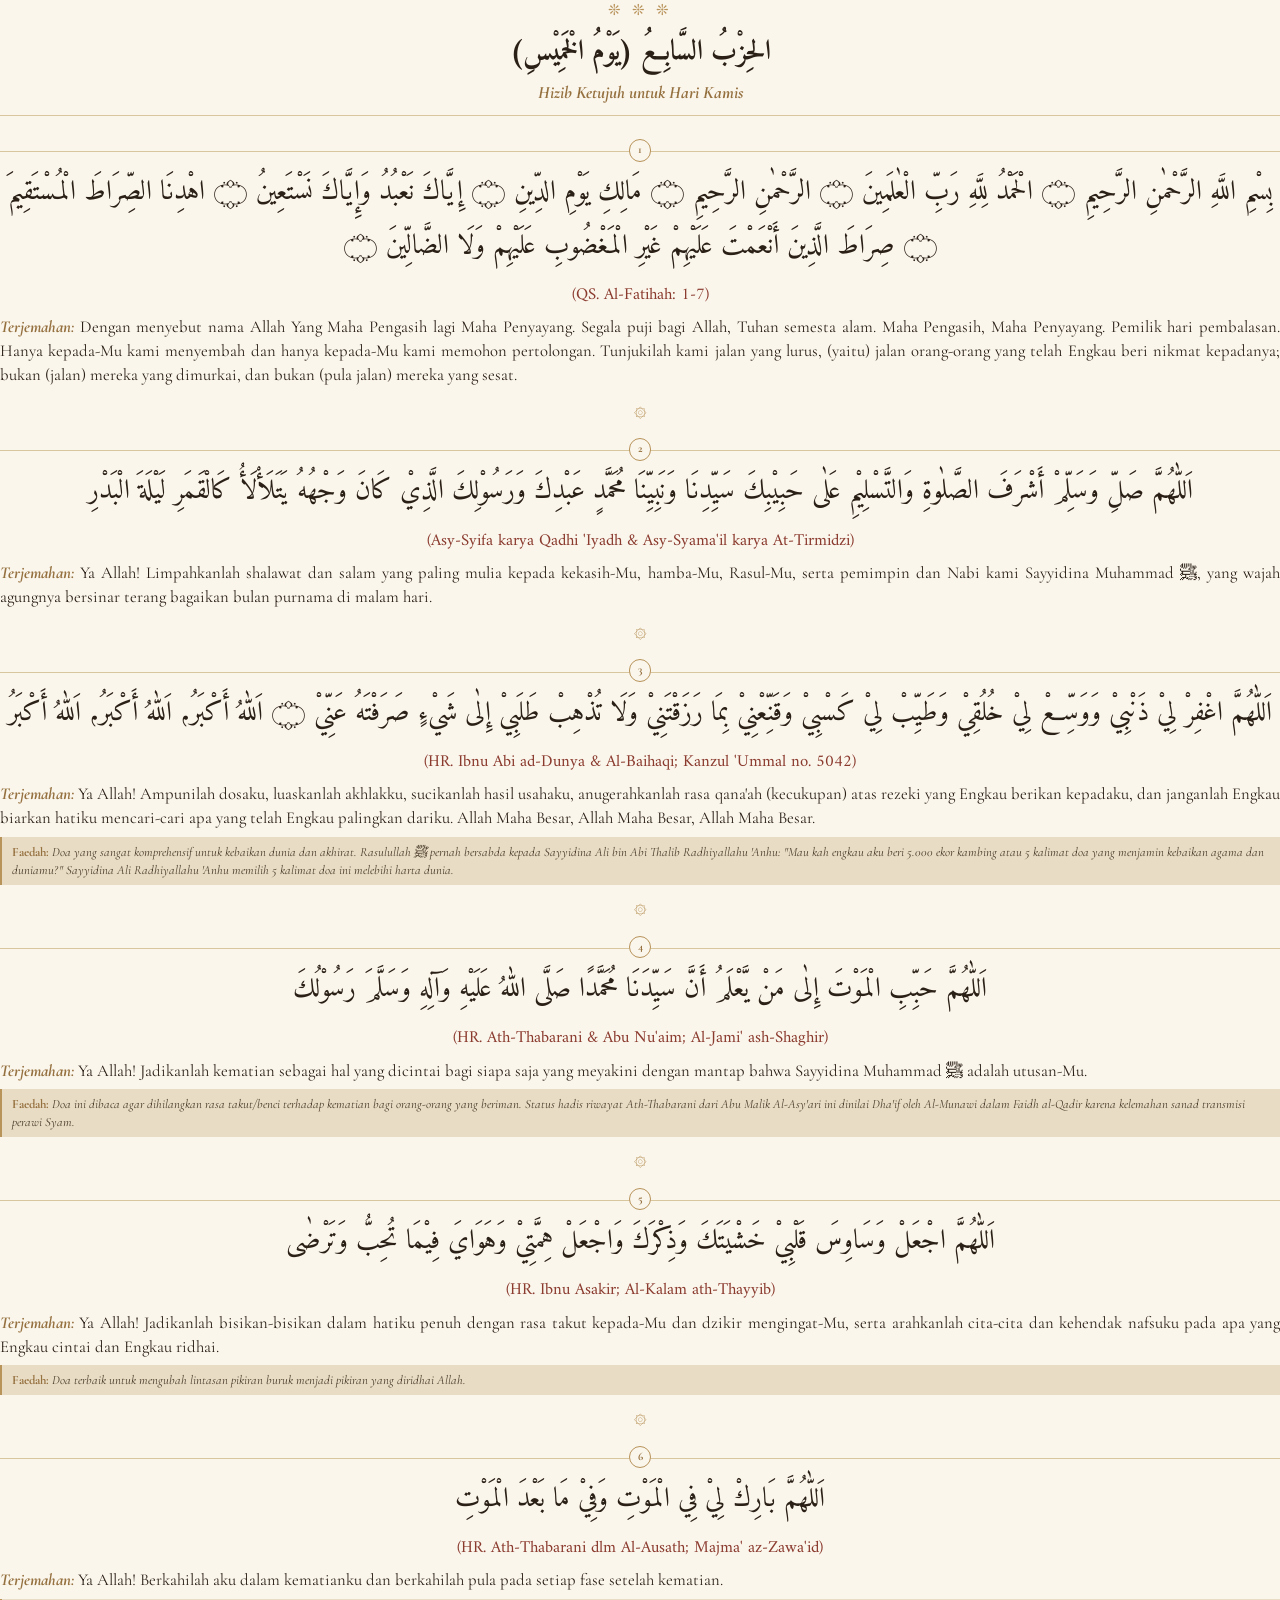
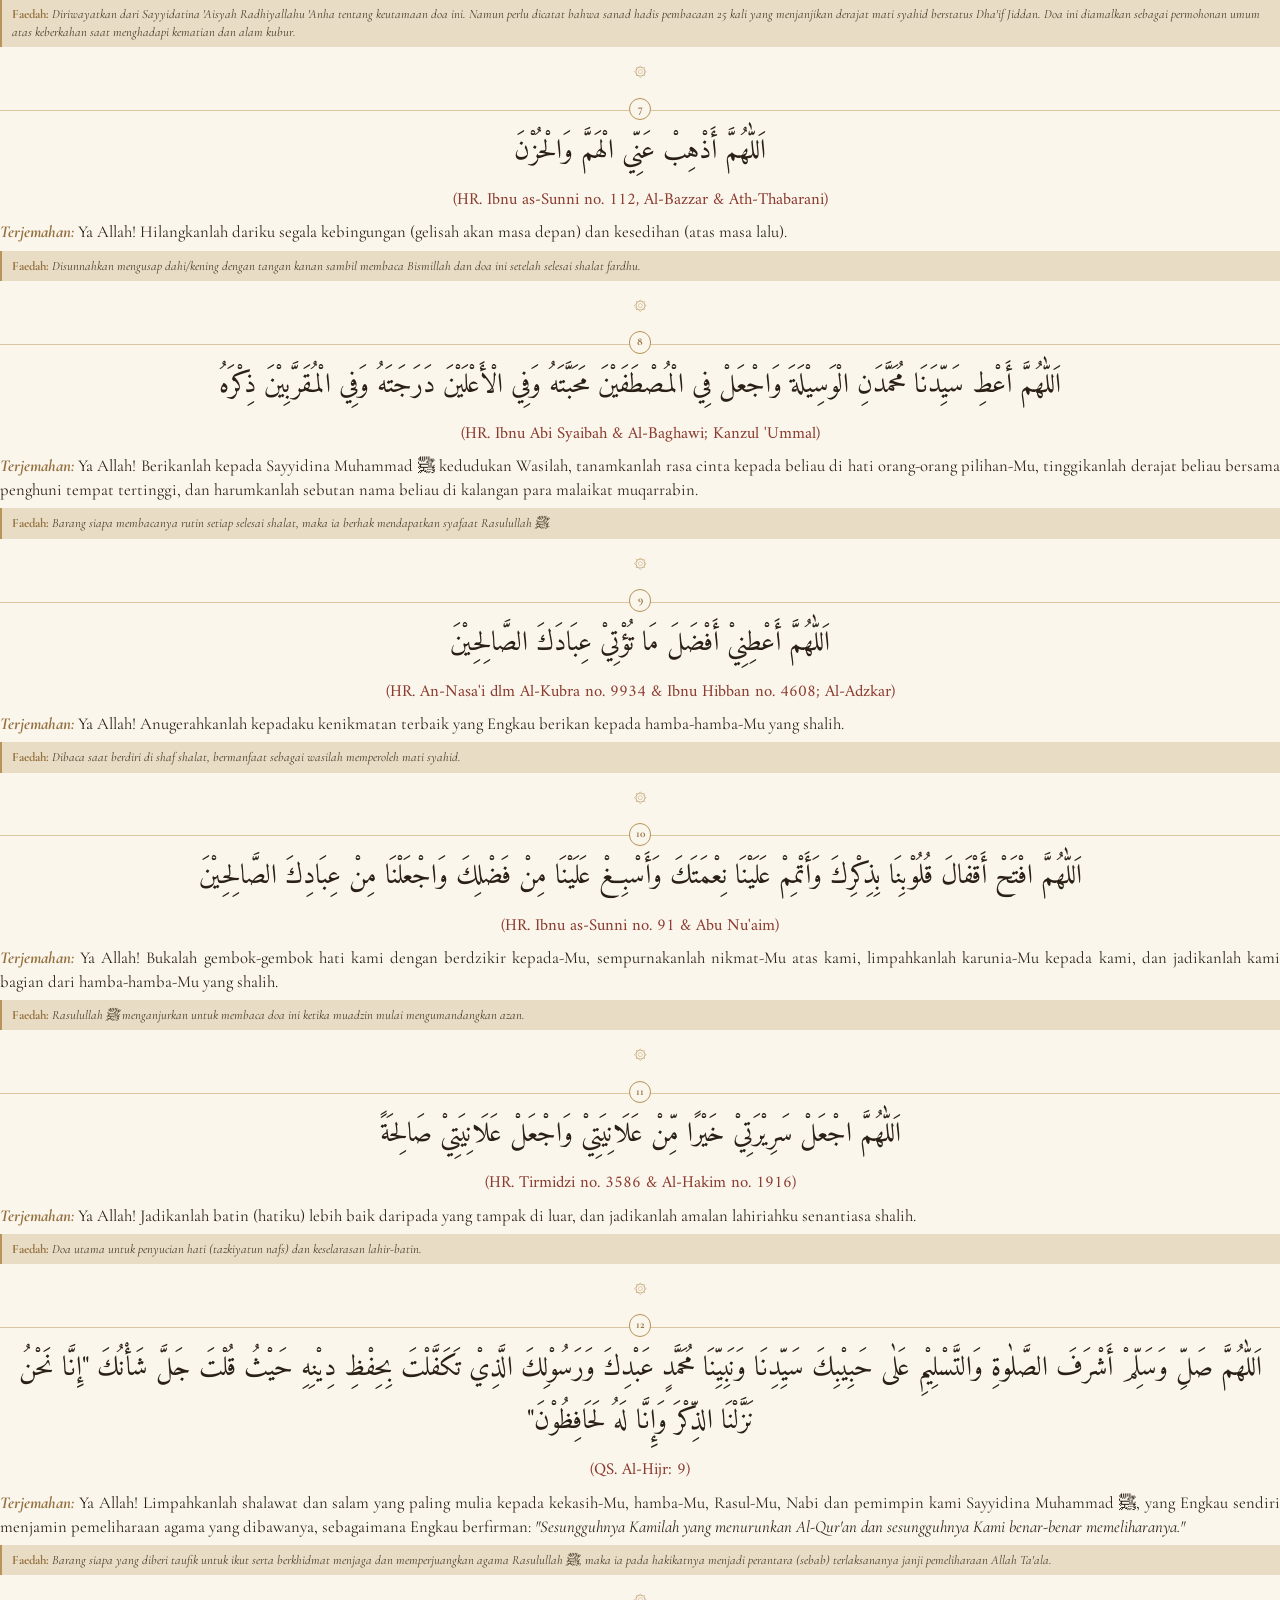
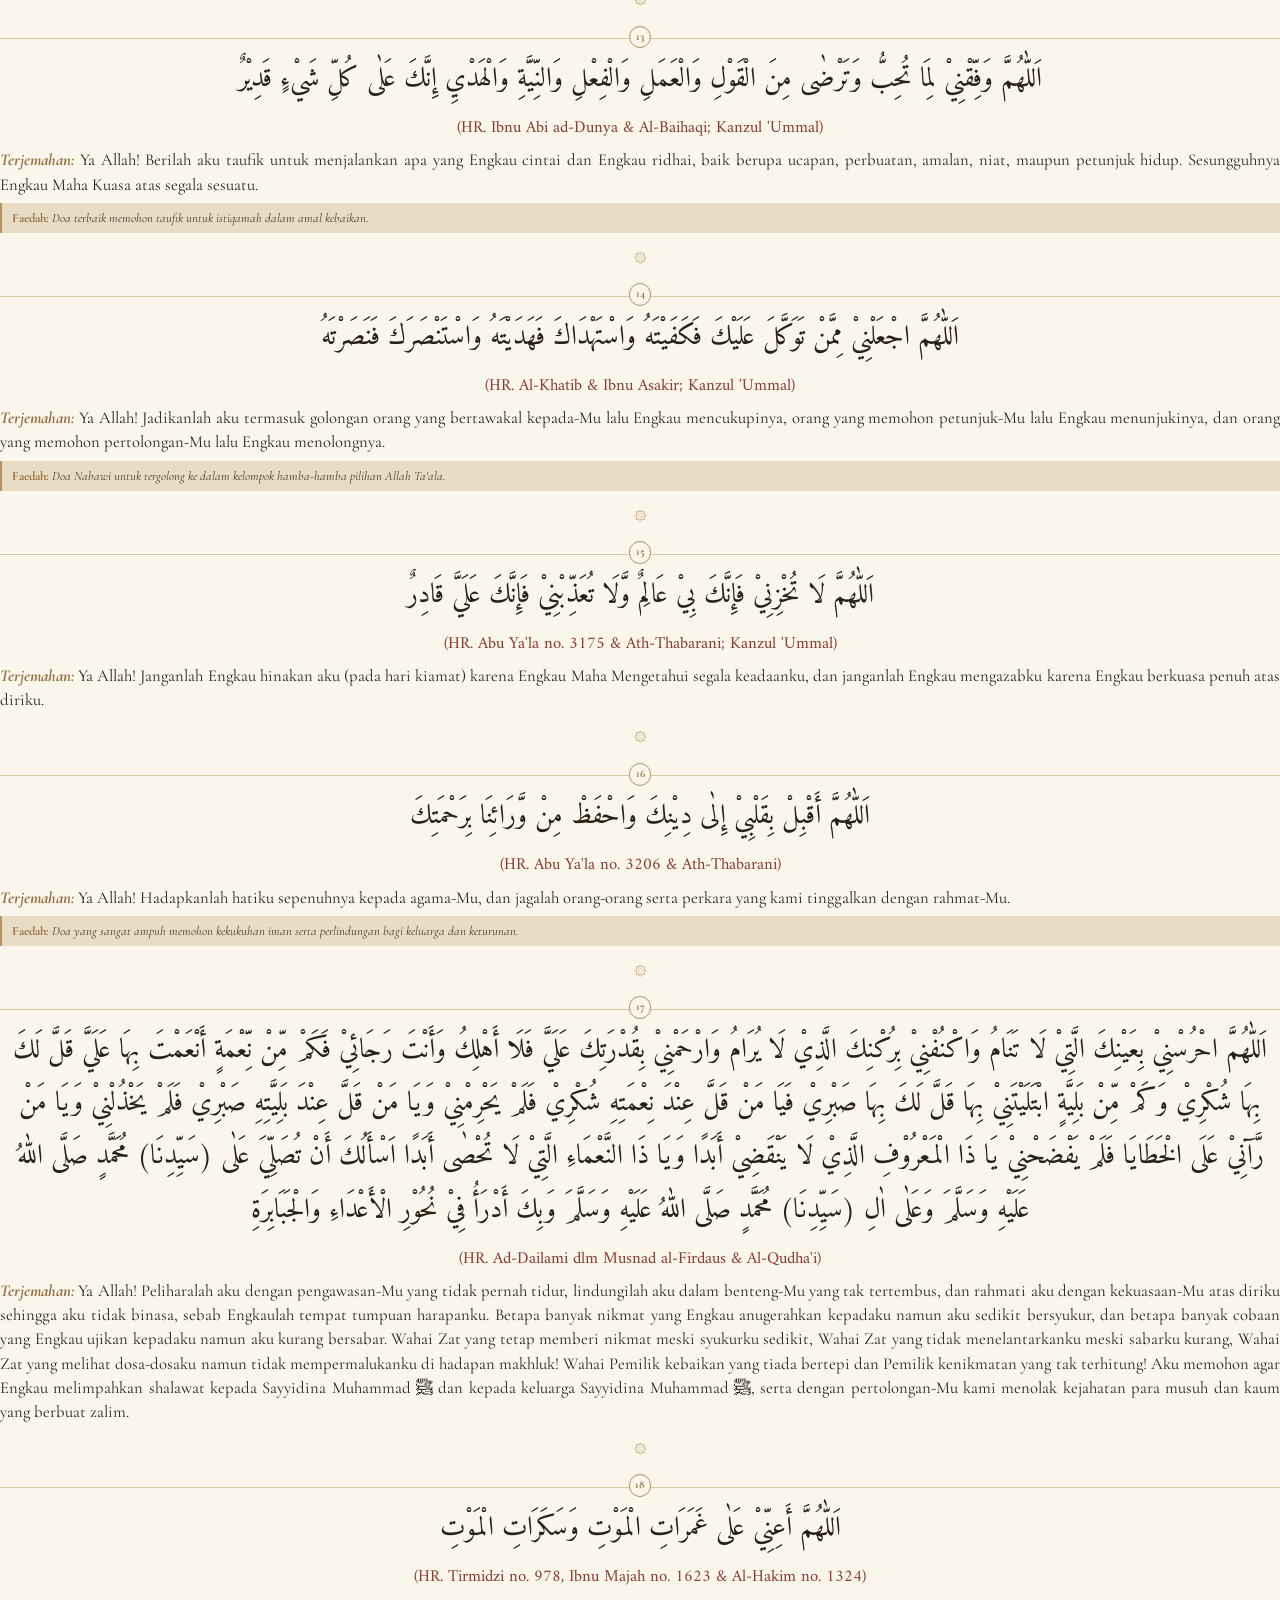
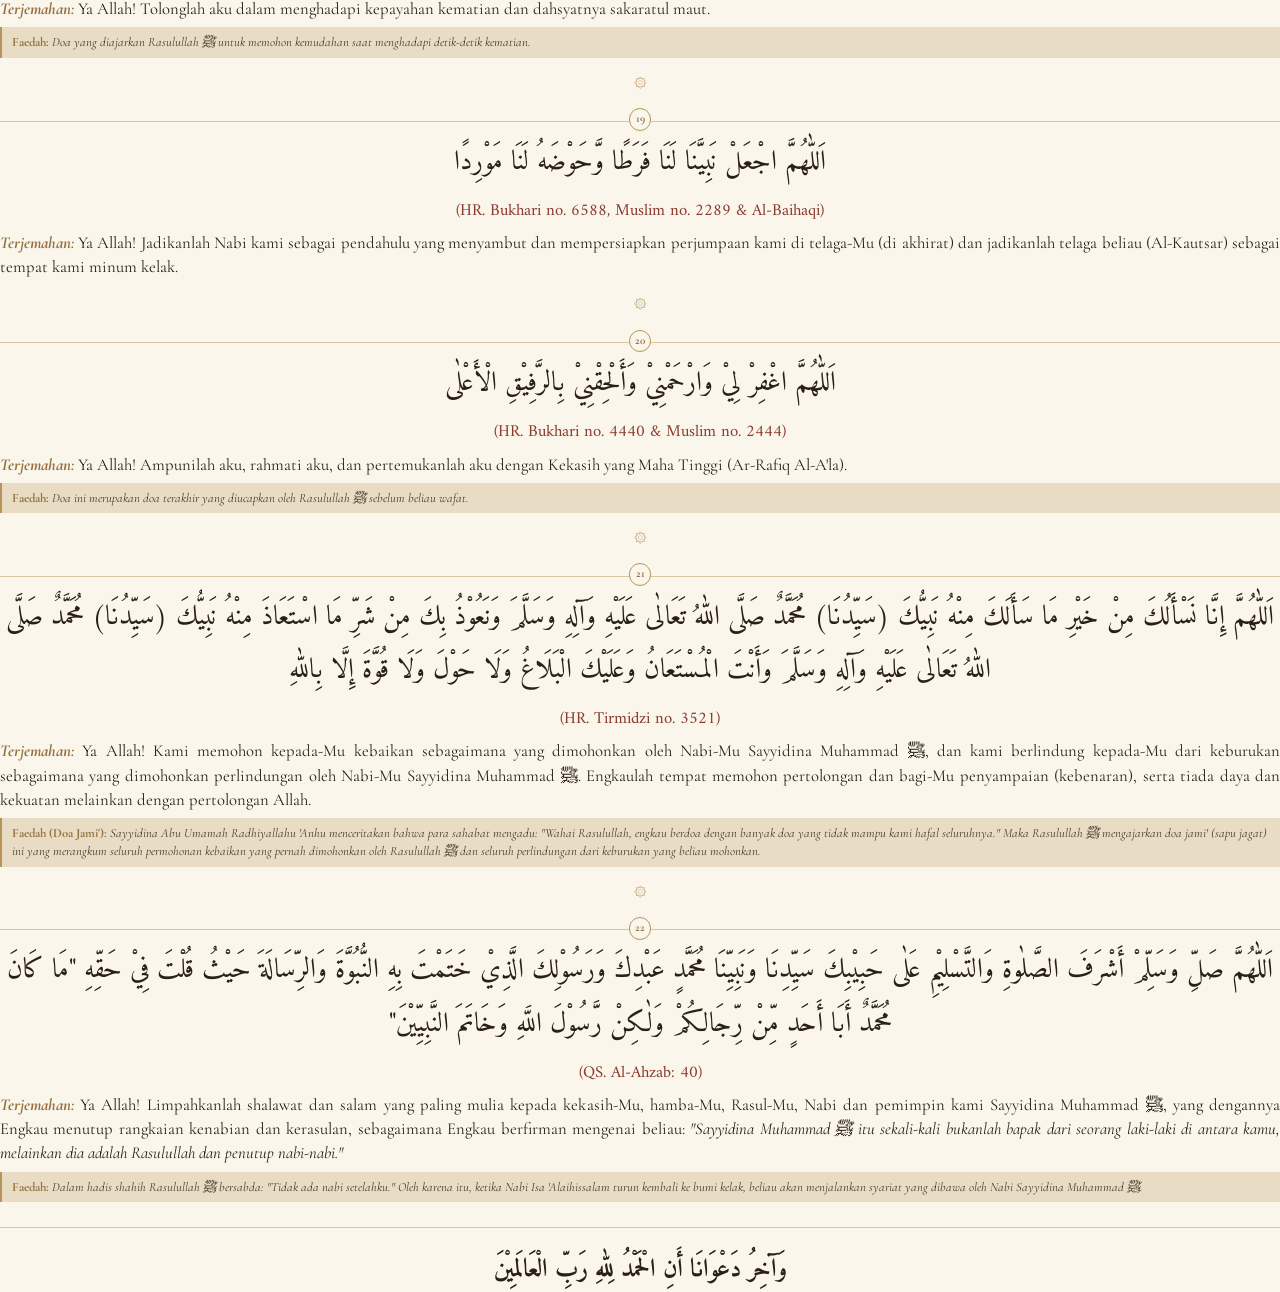
<file: html/hizib-ketujuh-kamis.html>
<!DOCTYPE html>
<html lang="id">

<head>
    <meta charset="UTF-8">
    <title>Hizib Ketujuh - Hari Kamis</title>
    <!-- Favicon -->
    <link rel="icon" type="image/x-icon" href="/favicon.ico">
    <link rel="icon" type="image/png" sizes="64x64" href="/pwa/icons/favicon.png">
    <link rel="icon" type="image/png" sizes="32x32" href="/favicon.png">
    <link rel="apple-touch-icon" href="/pwa/icons/apple-touch-icon.png">
    <link rel="preconnect" href="https://fonts.googleapis.com">
    <link rel="preconnect" href="https://fonts.gstatic.com" crossorigin>
    <link href="https://fonts.googleapis.com/css2?family=Amiri:ital,wght@0,400;0,700;1,400;1,700&family=Cormorant+Garamond:ital,wght@0,400;0,600;0,700;1,400;1,600;1,700&display=swap" rel="stylesheet">

    <style>
        @font-face {
            font-family: 'Amiri';
            src: local('Amiri'),
                 url('../fonts/Amiri-Regular.ttf') format('truetype'),
                 url('../Amiri-Regular.ttf') format('truetype');
            font-weight: normal;
            font-style: normal;
        }

        @font-face {
            font-family: 'Amiri';
            src: local('Amiri Bold'),
                 local('Amiri-Bold'),
                 url('../fonts/Amiri-Bold.ttf') format('truetype'),
                 url('../Amiri-Bold.ttf') format('truetype');
            font-weight: bold;
            font-style: normal;
        }

        /* Fallback / alias */
        @font-face {
            font-family: 'ArabicFont';
            src: local('Amiri'),
                 url('../fonts/Amiri-Regular.ttf') format('truetype'),
                 url('../Amiri-Regular.ttf') format('truetype');
            font-weight: normal;
            font-style: normal;
        }

        @font-face {
            font-family: 'Cormorant Garamond';
            src: local('Cormorant Garamond'),
                 url('../fonts/CormorantGaramond-Var.ttf') format('truetype');
            font-weight: normal;
            font-style: normal;
        }

        @font-face {
            font-family: 'Cormorant Garamond';
            src: local('Cormorant Garamond Italic'),
                 url('../fonts/CormorantGaramond-Italic-Var.ttf') format('truetype');
            font-weight: normal;
            font-style: italic;
        }

        @page {
            size: A5;
            margin: 14mm 15mm 13mm 15mm;
            background-color: #FAF6EC;
        }

        body {
            font-family: 'Cormorant Garamond', serif;
            font-size: 12.5pt;
            line-height: 1.45;
            color: #2B2016;
            background-color: #FAF6EC;
            margin: 0;
            padding: 0;
        }

        /* Header Bab */
        .header-bab {
            text-align: center;
            margin-bottom: 20px;
            padding-bottom: 10px;
            border-bottom: 1px solid #D8C69E;
        }

        .ornamen-top {
            color: #B8935A;
            font-size: 11pt;
            letter-spacing: 4px;
            margin-bottom: 4px;
        }

        .judul-bab-arab {
            font-family: 'Amiri', 'ArabicFont', serif;
            font-size: 21pt;
            font-weight: bold;
            color: #2B2016;
            margin: 12px 0 6px 0;
            direction: rtl;
        }

        .judul-bab-indo {
            font-style: italic;
            font-size: 13pt;
            color: #967140;
            margin: 0;
        }

        /* Blok Doa */
        .doa-blok {
            page-break-inside: auto;
            margin-bottom: 16px;
            position: relative;
        }

        /* Meta / Nomor Doa */
        .doa-header {
            text-align: center;
            margin-bottom: 8px;
            position: relative;
        }

        .nomor-doa {
            display: inline-block;
            width: 5.5mm;
            height: 5.5mm;
            line-height: 5.5mm;
            border-radius: 50%;
            background-color: #FAF6EC;
            border: 1px solid #B8935A;
            color: #967140;
            font-size: 8.5pt;
            font-weight: bold;
            text-align: center;
            margin: 0 auto;
        }

        .garis-pembatas-top {
            border-top: 1px solid #D8C69E;
            margin-top: -2.75mm;
            margin-bottom: 8px;
            z-index: -1;
        }

        /* Teks Arab */
        .teks-arab {
            font-family: 'Amiri', 'ArabicFont', serif;
            font-size: 20.5pt;
            line-height: 1.95;
            text-align: center;
            direction: rtl;
            color: #2B2016;
            margin-top: 14px;
            margin-bottom: 10px;
        }

        /* Referensi Rubrikasi */
        .referensi {
            font-family: 'Amiri', 'ArabicFont', serif;
            font-size: 12.5pt;
            color: #8B3A2E;
            text-align: center;
            direction: ltr;
            unicode-bidi: isolate;
            margin-top: 6px;
            margin-bottom: 8px;
        }

        /* Terjemahan */
        .label-terjemahan {
            font-style: italic;
            font-weight: bold;
            color: #967140;
        }

        .terjemahan {
            text-align: justify;
            margin-bottom: 6px;
            color: #2B2016;
        }

        /* Catatan / Faedah Box */
        .catatan-box {
            background-color: #E8DCC4;
            border-left: 2pt solid #B8935A;
            padding: 6px 10px;
            font-style: italic;
            color: #4A3B2A;
            margin-top: 6px;
            margin-bottom: 8px;
            font-size: 9.5pt;
        }

        .catatan-box .label-catatan {
            font-weight: bold;
            color: #967140;
            font-style: normal;
        }

        /* Pemisah Antar Doa */
        .pemisah-doa {
            text-align: center;
            color: #B8935A;
            font-size: 10pt;
            margin: 12px 0;
        }

        /* Penutup */
        .penutup-blok {
            text-align: center;
            margin-top: 25px;
            padding-top: 10px;
            border-top: 1px solid #D8C69E;
        }

        .penutup-arab {
            font-family: 'Amiri', 'ArabicFont', serif;
            font-size: 19pt;
            font-weight: bold;
            color: #2B2016;
            margin-top: 14px;
            direction: rtl;
        }
    </style>
</head>

<body>

    <!-- HEADER BAB -->
    <div class="header-bab">
        <div class="ornamen-top">❊ ❊ ❊</div>
        <h1 class="judul-bab-arab">الحِزْبُ السَّابِعُ (يَوْمُ الْخَمِيْسِ)</h1>
        <h2 class="judul-bab-indo">Hizib Ketujuh untuk Hari Kamis</h2>
    </div>

    <!-- DOA 1 -->
    <div class="doa-blok">
        <div class="doa-header">
            <span class="nomor-doa">1</span>
            <div class="garis-pembatas-top"></div>
        </div>
        <div class="teks-arab">
            بِسْمِ اللَّهِ الرَّحْمٰنِ الرَّحِيمِ ۝ الْحَمْدُ لِلَّهِ رَبِّ الْعٰلَمِينَ ۝ الرَّحْمٰنِ الرَّحِيمِ ۝
            مَالِكِ يَوْمِ الدِّينِ ۝ إِيَّاكَ نَعْبُدُ وَإِيَّاكَ نَسْتَعِينُ ۝ اهْدِنَا الصِّرَاطَ الْمُسْتَقِيمَ ۝
            صِرَاطَ الَّذِينَ أَنْعَمْتَ عَلَيْهِمْ غَيْرِ الْمَغْضُوبِ عَلَيْهِمْ وَلَا الضَّالِّينَ ۝
        </div>
        <div class="referensi">(QS. Al-Fatihah: 1-7)</div>
        <div class="terjemahan">
            <span class="label-terjemahan">Terjemahan:</span> Dengan menyebut nama Allah Yang Maha Pengasih lagi Maha
            Penyayang. Segala puji bagi Allah, Tuhan semesta alam. Maha Pengasih, Maha Penyayang. Pemilik hari
            pembalasan. Hanya kepada-Mu kami menyembah dan hanya kepada-Mu kami memohon pertolongan. Tunjukilah kami
            jalan yang lurus, (yaitu) jalan orang-orang yang telah Engkau beri nikmat kepadanya; bukan (jalan) mereka
            yang dimurkai, dan bukan (pula jalan) mereka yang sesat.
        </div>
    </div>

    <div class="pemisah-doa">۞</div>

    <!-- DOA 2 -->
    <div class="doa-blok">
        <div class="doa-header">
            <span class="nomor-doa">2</span>
            <div class="garis-pembatas-top"></div>
        </div>
        <div class="teks-arab">
            اَللّٰهُمَّ صَلِّ وَسَلِّمْ أَشْرَفَ الصَّلٰوةِ وَالتَّسْلِيْمِ عَلٰى حَبِيْبِكَ سَيِّدِنَا وَنَبِيِّنَا
            مُحَمَّدٍ عَبْدِكَ وَرَسُوْلِكَ الَّذِيْ كَانَ وَجْهُهُ يَتَلَأْلَأُ كَالْقَمَرِ لَيْلَةَ الْبَدْرِ
        </div>
        <div class="referensi">(Asy-Syifa karya Qadhi 'Iyadh & Asy-Syama'il karya At-Tirmidzi)</div>
        <div class="terjemahan">
            <span class="label-terjemahan">Terjemahan:</span> Ya Allah! Limpahkanlah shalawat dan salam yang paling
            mulia kepada kekasih-Mu, hamba-Mu, Rasul-Mu, serta pemimpin dan Nabi kami Sayyidina Muhammad ﷺ, yang wajah agungnya
            bersinar terang bagaikan bulan purnama di malam hari.
        </div>
    </div>

    <div class="pemisah-doa">۞</div>

    <!-- DOA 3 -->
    <div class="doa-blok">
        <div class="doa-header">
            <span class="nomor-doa">3</span>
            <div class="garis-pembatas-top"></div>
        </div>
        <div class="teks-arab">
            اَللّٰهُمَّ اغْفِرْ لِيْ ذَنْبِيْ وَوَسِّعْ لِيْ خُلُقِيْ وَطَيِّبْ لِيْ كَسْبِيْ وَقَنِّعْنِيْ بِمَا
            رَزَقْتَنِيْ وَلَا تُذْهِبْ طَلَبِيْ إِلٰى شَيْءٍ صَرَفْتَهُ عَنِّيْ ۝ اَللّٰهُ أَكْبَرُ، اَللّٰهُ أَكْبَرُ،
            اَللّٰهُ أَكْبَرُ
        </div>
        <div class="referensi">(HR. Ibnu Abi ad-Dunya & Al-Baihaqi; Kanzul 'Ummal no. 5042)</div>
        <div class="terjemahan">
            <span class="label-terjemahan">Terjemahan:</span> Ya Allah! Ampunilah dosaku, luaskanlah akhlakku,
            sucikanlah hasil usahaku, anugerahkanlah rasa qana'ah (kecukupan) atas rezeki yang Engkau berikan kepadaku,
            dan janganlah Engkau biarkan hatiku mencari-cari apa yang telah Engkau palingkan dariku. Allah Maha Besar,
            Allah Maha Besar, Allah Maha Besar.
        </div>
        <div class="catatan-box">
            <span class="label-catatan">Faedah:</span> Doa yang sangat komprehensif untuk kebaikan dunia dan akhirat.
            Rasulullah ﷺ pernah bersabda kepada Sayyidina Ali bin Abi Thalib Radhiyallahu 'Anhu: "Mau kah engkau aku beri 5.000 ekor
            kambing atau 5 kalimat doa yang menjamin kebaikan agama dan duniamu?" Sayyidina Ali Radhiyallahu 'Anhu memilih 5 kalimat doa
            ini melebihi harta dunia.
        </div>
    </div>

    <div class="pemisah-doa">۞</div>

    <!-- DOA 4 -->
    <div class="doa-blok">
        <div class="doa-header">
            <span class="nomor-doa">4</span>
            <div class="garis-pembatas-top"></div>
        </div>
        <div class="teks-arab">
            اَللّٰهُمَّ حَبِّبِ الْمَوْتَ إِلٰى مَنْ يَّعْلَمُ أَنَّ سَيِّدَنَا مُحَمَّدًا صَلَّى اللهُ عَلَيْهِ وَآلِهِ
            وَسَلَّمَ رَسُوْلُكَ
        </div>
        <div class="referensi">(HR. Ath-Thabarani & Abu Nu'aim; Al-Jami' ash-Shaghir)</div>
        <div class="terjemahan">
            <span class="label-terjemahan">Terjemahan:</span> Ya Allah! Jadikanlah kematian sebagai hal yang dicintai
            bagi siapa saja yang meyakini dengan mantap bahwa Sayyidina Muhammad ﷺ adalah utusan-Mu.
        </div>
        <div class="catatan-box">
            <span class="label-catatan">Faedah:</span> Doa ini dibaca agar dihilangkan rasa takut/benci terhadap kematian bagi orang-orang yang beriman. Status hadis riwayat Ath-Thabarani dari Abu Malik Al-Asy'ari ini dinilai <em>Dha'if</em> oleh Al-Munawi dalam <em>Faidh al-Qadir</em> karena kelemahan sanad transmisi perawi Syam.
        </div>
    </div>

    <div class="pemisah-doa">۞</div>

    <!-- DOA 5 -->
    <div class="doa-blok">
        <div class="doa-header">
            <span class="nomor-doa">5</span>
            <div class="garis-pembatas-top"></div>
        </div>
        <div class="teks-arab">
            اَللّٰهُمَّ اجْعَلْ وَسَاوِسَ قَلْبِيْ خَشْيَتَكَ وَذِكْرَكَ وَاجْعَلْ هِمَّتِيْ وَهَوَايَ فِيْمَا تُحِبُّ
            وَتَرْضٰى
        </div>
        <div class="referensi">(HR. Ibnu Asakir; Al-Kalam ath-Thayyib)</div>
        <div class="terjemahan">
            <span class="label-terjemahan">Terjemahan:</span> Ya Allah! Jadikanlah bisikan-bisikan dalam hatiku penuh
            dengan rasa takut kepada-Mu dan dzikir mengingat-Mu, serta arahkanlah cita-cita dan kehendak nafsuku pada
            apa yang Engkau cintai dan Engkau ridhai.
        </div>
        <div class="catatan-box">
            <span class="label-catatan">Faedah:</span> Doa terbaik untuk mengubah lintasan pikiran buruk menjadi pikiran
            yang diridhai Allah.
        </div>
    </div>

    <div class="pemisah-doa">۞</div>

    <!-- DOA 6 -->
    <div class="doa-blok">
        <div class="doa-header">
            <span class="nomor-doa">6</span>
            <div class="garis-pembatas-top"></div>
        </div>
        <div class="teks-arab">
            اَللّٰهُمَّ بَارِكْ لِيْ فِي الْمَوْتِ وَفِيْ مَا بَعْدَ الْمَوْتِ
        </div>
        <div class="referensi">(HR. Ath-Thabarani dlm Al-Ausath; Majma' az-Zawa'id)</div>
        <div class="terjemahan">
            <span class="label-terjemahan">Terjemahan:</span> Ya Allah! Berkahilah aku dalam kematianku dan berkahilah
            pula pada setiap fase setelah kematian.
        </div>
        <div class="catatan-box">
            <span class="label-catatan">Faedah:</span> Diriwayatkan dari Sayyidatina 'Aisyah Radhiyallahu 'Anha tentang keutamaan doa ini. Namun perlu dicatat bahwa sanad hadis pembacaan 25 kali yang menjanjikan derajat mati syahid berstatus <em>Dha'if Jiddan</em>. Doa ini diamalkan sebagai permohonan umum atas keberkahan saat menghadapi kematian dan alam kubur.
        </div>
    </div>

    <div class="pemisah-doa">۞</div>

    <!-- DOA 7 -->
    <div class="doa-blok">
        <div class="doa-header">
            <span class="nomor-doa">7</span>
            <div class="garis-pembatas-top"></div>
        </div>
        <div class="teks-arab">
            اَللّٰهُمَّ أَذْهِبْ عَنِّي الْهَمَّ وَالْحُزْنَ
        </div>
        <div class="referensi">(HR. Ibnu as-Sunni no. 112, Al-Bazzar & Ath-Thabarani)</div>
        <div class="terjemahan">
            <span class="label-terjemahan">Terjemahan:</span> Ya Allah! Hilangkanlah dariku segala kebingungan (gelisah
            akan masa depan) dan kesedihan (atas masa lalu).
        </div>
        <div class="catatan-box">
            <span class="label-catatan">Faedah:</span> Disunnahkan mengusap dahi/kening dengan tangan kanan sambil
            membaca Bismillah dan doa ini setelah selesai shalat fardhu.
        </div>
    </div>

    <div class="pemisah-doa">۞</div>

    <!-- DOA 8 -->
    <div class="doa-blok">
        <div class="doa-header">
            <span class="nomor-doa">8</span>
            <div class="garis-pembatas-top"></div>
        </div>
        <div class="teks-arab">
            اَللّٰهُمَّ أَعْطِ سَيِّدَنَا مُحَمَّدَنِ الْوَسِيْلَةَ وَاجْعَلْ فِي الْمُصْطَفَيْنَ مَحَبَّتَهُ وَفِي
            الْأَعْلَيْنَ دَرَجَتَهُ وَفِي الْمُقَرَّبِيْنَ ذِكْرَهُ
        </div>
        <div class="referensi">(HR. Ibnu Abi Syaibah & Al-Baghawi; Kanzul 'Ummal)</div>
        <div class="terjemahan">
            <span class="label-terjemahan">Terjemahan:</span> Ya Allah! Berikanlah kepada Sayyidina Muhammad ﷺ kedudukan
            Wasilah, tanamkanlah rasa cinta kepada beliau di hati orang-orang pilihan-Mu, tinggikanlah derajat beliau
            bersama penghuni tempat tertinggi, dan harumkanlah sebutan nama beliau di kalangan para malaikat muqarrabin.
        </div>
        <div class="catatan-box">
            <span class="label-catatan">Faedah:</span> Barang siapa membacanya rutin setiap selesai shalat, maka ia
            berhak mendapatkan syafaat Rasulullah ﷺ.
        </div>
    </div>

    <div class="pemisah-doa">۞</div>

    <!-- DOA 9 -->
    <div class="doa-blok">
        <div class="doa-header">
            <span class="nomor-doa">9</span>
            <div class="garis-pembatas-top"></div>
        </div>
        <div class="teks-arab">
            اَللّٰهُمَّ أَعْطِنِيْ أَفْضَلَ مَا تُؤْتِيْ عِبَادَكَ الصَّالِحِيْنَ
        </div>
        <div class="referensi">(HR. An-Nasa'i dlm Al-Kubra no. 9934 & Ibnu Hibban no. 4608; Al-Adzkar)</div>
        <div class="terjemahan">
            <span class="label-terjemahan">Terjemahan:</span> Ya Allah! Anugerahkanlah kepadaku kenikmatan terbaik yang
            Engkau berikan kepada hamba-hamba-Mu yang shalih.
        </div>
        <div class="catatan-box">
            <span class="label-catatan">Faedah:</span> Dibaca saat berdiri di shaf shalat, bermanfaat sebagai wasilah
            memperoleh mati syahid.
        </div>
    </div>

    <div class="pemisah-doa">۞</div>

    <!-- DOA 10 -->
    <div class="doa-blok">
        <div class="doa-header">
            <span class="nomor-doa">10</span>
            <div class="garis-pembatas-top"></div>
        </div>
        <div class="teks-arab">
            اَللّٰهُمَّ افْتَحْ أَقْفَالَ قُلُوْبِنَا بِذِكْرِكَ وَأَتْمِمْ عَلَيْنَا نِعْمَتَكَ وَأَسْبِغْ عَلَيْنَا
            مِنْ فَضْلِكَ وَاجْعَلْنَا مِنْ عِبَادِكَ الصَّالِحِيْنَ
        </div>
        <div class="referensi">(HR. Ibnu as-Sunni no. 91 & Abu Nu'aim)</div>
        <div class="terjemahan">
            <span class="label-terjemahan">Terjemahan:</span> Ya Allah! Bukalah gembok-gembok hati kami dengan berdzikir
            kepada-Mu, sempurnakanlah nikmat-Mu atas kami, limpahkanlah karunia-Mu kepada kami, dan jadikanlah kami
            bagian dari hamba-hamba-Mu yang shalih.
        </div>
        <div class="catatan-box">
            <span class="label-catatan">Faedah:</span> Rasulullah ﷺ menganjurkan untuk membaca doa ini ketika muadzin
            mulai mengumandangkan azan.
        </div>
    </div>

    <div class="pemisah-doa">۞</div>

    <!-- DOA 11 -->
    <div class="doa-blok">
        <div class="doa-header">
            <span class="nomor-doa">11</span>
            <div class="garis-pembatas-top"></div>
        </div>
        <div class="teks-arab">
            اَللّٰهُمَّ اجْعَلْ سَرِيْرَتِيْ خَيْرًا مِّنْ عَلَانِيَتِيْ وَاجْعَلْ عَلَانِيَتِيْ صَالِحَةً
        </div>
        <div class="referensi">(HR. Tirmidzi no. 3586 & Al-Hakim no. 1916)</div>
        <div class="terjemahan">
            <span class="label-terjemahan">Terjemahan:</span> Ya Allah! Jadikanlah batin (hatiku) lebih baik daripada
            yang tampak di luar, dan jadikanlah amalan lahiriahku senantiasa shalih.
        </div>
        <div class="catatan-box">
            <span class="label-catatan">Faedah:</span> Doa utama untuk penyucian hati (tazkiyatun nafs) dan keselarasan
            lahir-batin.
        </div>
    </div>

    <div class="pemisah-doa">۞</div>

    <!-- DOA 12 -->
    <div class="doa-blok">
        <div class="doa-header">
            <span class="nomor-doa">12</span>
            <div class="garis-pembatas-top"></div>
        </div>
        <div class="teks-arab">
            اَللّٰهُمَّ صَلِّ وَسَلِّمْ أَشْرَفَ الصَّلٰوةِ وَالتَّسْلِيْمِ عَلٰى حَبِيْبِكَ سَيِّدِنَا وَنَبِيِّنَا
            مُحَمَّدٍ عَبْدِكَ وَرَسُوْلِكَ الَّذِيْ تَكَفَّلْتَ بِحِفْظِ دِيْنِهِ حَيْثُ قُلْتَ جَلَّ شَأْنُكَ "إِنَّا
            نَحْنُ نَزَّلْنَا الذِّكْرَ وَإِنَّا لَهُ لَحَافِظُوْنَ"
        </div>
        <div class="referensi">(QS. Al-Hijr: 9)</div>
        <div class="terjemahan">
            <span class="label-terjemahan">Terjemahan:</span> Ya Allah! Limpahkanlah shalawat dan salam yang paling
            mulia kepada kekasih-Mu, hamba-Mu, Rasul-Mu, Nabi dan pemimpin kami Sayyidina Muhammad ﷺ, yang Engkau sendiri
            menjamin pemeliharaan agama yang dibawanya, sebagaimana Engkau berfirman: <em>"Sesungguhnya Kamilah yang
                menurunkan Al-Qur'an dan sesungguhnya Kami benar-benar memeliharanya."</em>
        </div>
        <div class="catatan-box">
            <span class="label-catatan">Faedah:</span> Barang siapa yang diberi taufik untuk ikut serta berkhidmat
            menjaga dan memperjuangkan agama Rasulullah ﷺ, maka ia pada hakikatnya menjadi perantara (sebab) terlaksananya
            janji pemeliharaan Allah Ta'ala.
        </div>
    </div>

    <div class="pemisah-doa">۞</div>

    <!-- DOA 13 -->
    <div class="doa-blok">
        <div class="doa-header">
            <span class="nomor-doa">13</span>
            <div class="garis-pembatas-top"></div>
        </div>
        <div class="teks-arab">
            اَللّٰهُمَّ وَفِّقْنِيْ لِمَا تُحِبُّ وَتَرْضٰى مِنَ الْقَوْلِ وَالْعَمَلِ وَالْفِعْلِ وَالنِّيَّةِ
            وَالْهَدْيِ إِنَّكَ عَلٰى كُلِّ شَيْءٍ قَدِيْرٌ
        </div>
        <div class="referensi">(HR. Ibnu Abi ad-Dunya & Al-Baihaqi; Kanzul 'Ummal)</div>
        <div class="terjemahan">
            <span class="label-terjemahan">Terjemahan:</span> Ya Allah! Berilah aku taufik untuk menjalankan apa yang
            Engkau cintai dan Engkau ridhai, baik berupa ucapan, perbuatan, amalan, niat, maupun petunjuk hidup.
            Sesungguhnya Engkau Maha Kuasa atas segala sesuatu.
        </div>
        <div class="catatan-box">
            <span class="label-catatan">Faedah:</span> Doa terbaik memohon taufik untuk istiqamah dalam amal kebaikan.
        </div>
    </div>

    <div class="pemisah-doa">۞</div>

    <!-- DOA 14 -->
    <div class="doa-blok">
        <div class="doa-header">
            <span class="nomor-doa">14</span>
            <div class="garis-pembatas-top"></div>
        </div>
        <div class="teks-arab">
            اَللّٰهُمَّ اجْعَلْنِيْ مِمَّنْ تَوَكَّلَ عَلَيْكَ فَكَفَيْتَهُ وَاسْتَهْدَاكَ فَهَدَيْتَهُ وَاسْتَنْصَرَكَ
            فَنَصَرْتَهُ
        </div>
        <div class="referensi">(HR. Al-Khatib & Ibnu Asakir; Kanzul 'Ummal)</div>
        <div class="terjemahan">
            <span class="label-terjemahan">Terjemahan:</span> Ya Allah! Jadikanlah aku termasuk golongan orang yang
            bertawakal kepada-Mu lalu Engkau mencukupinya, orang yang memohon petunjuk-Mu lalu Engkau menunjukinya, dan
            orang yang memohon pertolongan-Mu lalu Engkau menolongnya.
        </div>
        <div class="catatan-box">
            <span class="label-catatan">Faedah:</span> Doa Nabawi untuk tergolong ke dalam kelompok hamba-hamba pilihan
            Allah Ta'ala.
        </div>
    </div>

    <div class="pemisah-doa">۞</div>

    <!-- DOA 15 -->
    <div class="doa-blok">
        <div class="doa-header">
            <span class="nomor-doa">15</span>
            <div class="garis-pembatas-top"></div>
        </div>
        <div class="teks-arab">
            اَللّٰهُمَّ لَا تُخْزِنِيْ فَإِنَّكَ بِيْ عَالِمٌ وَّلَا تُعَذِّبْنِيْ فَإِنَّكَ عَلَيَّ قَادِرٌ
        </div>
        <div class="referensi">(HR. Abu Ya'la no. 3175 & Ath-Thabarani; Kanzul 'Ummal)</div>
        <div class="terjemahan">
            <span class="label-terjemahan">Terjemahan:</span> Ya Allah! Janganlah Engkau hinakan aku (pada hari kiamat)
            karena Engkau Maha Mengetahui segala keadaanku, dan janganlah Engkau mengazabku karena Engkau berkuasa penuh
            atas diriku.
        </div>
    </div>

    <div class="pemisah-doa">۞</div>

    <!-- DOA 16 -->
    <div class="doa-blok">
        <div class="doa-header">
            <span class="nomor-doa">16</span>
            <div class="garis-pembatas-top"></div>
        </div>
        <div class="teks-arab">
            اَللّٰهُمَّ أَقْبِلْ بِقَلْبِيْ إِلٰى دِيْنِكَ وَاحْفَظْ مِنْ وَّرَائِنَا بِرَحْمَتِكَ
        </div>
        <div class="referensi">(HR. Abu Ya'la no. 3206 & Ath-Thabarani)</div>
        <div class="terjemahan">
            <span class="label-terjemahan">Terjemahan:</span> Ya Allah! Hadapkanlah hatiku sepenuhnya kepada agama-Mu,
            dan jagalah orang-orang serta perkara yang kami tinggalkan dengan rahmat-Mu.
        </div>
        <div class="catatan-box">
            <span class="label-catatan">Faedah:</span> Doa yang sangat ampuh memohon kekukuhan iman serta perlindungan
            bagi keluarga dan keturunan.
        </div>
    </div>

    <div class="pemisah-doa">۞</div>

    <!-- DOA 17 -->
    <div class="doa-blok">
        <div class="doa-header">
            <span class="nomor-doa">17</span>
            <div class="garis-pembatas-top"></div>
        </div>
        <div class="teks-arab">
            اَللّٰهُمَّ احْرُسْنِيْ بِعَيْنِكَ الَّتِيْ لَا تَنَامُ وَاكْنُفْنِيْ بِرُكْنِكَ الَّذِيْ لَا يُرَامُ
            وَارْحَمْنِيْ بِقُدْرَتِكَ عَلَيَّ فَلَا أَهْلِكُ وَأَنْتَ رَجَائِيْ فَكَمْ مِّنْ نِّعْمَةٍ أَنْعَمْتَ بِهَا
            عَلَيَّ قَلَّ لَكَ بِهَا شُكْرِيْ وَكَمْ مِّنْ بَلِيَّةٍ ابْتَلَيْتَنِيْ بِهَا قَلَّ لَكَ بِهَا صَبْرِيْ
            فَيَا مَنْ قَلَّ عِنْدَ نِعْمَتِهِ شُكْرِيْ فَلَمْ يَحْرِمْنِيْ وَيَا مَنْ قَلَّ عِنْدَ بَلِيَّتِهِ صَبْرِيْ
            فَلَمْ يَخْذُلْنِيْ وَيَا مَنْ رَّآنِيْ عَلَى الْخَطَايَا فَلَمْ يَفْضَحْنِيْ يَا ذَا الْمَعْرُوْفِ الَّذِيْ
            لَا يَنْقَضِيْ أَبَدًا وَيَا ذَا النَّعْمَاءِ الَّتِيْ لَا تُحْصٰى أَبَدًا اَسْأَلُكَ أَنْ تُصَلِّيَ عَلٰى
            (سَيِّدِنَا) مُحَمَّدٍ صَلَّى اللهُ عَلَيْهِ وَسَلَّمَ وَعَلٰى اٰلِ (سَيِّدِنَا) مُحَمَّدٍ صَلَّى اللهُ عَلَيْهِ وَسَلَّمَ وَبِكَ أَدْرَأُ فِيْ نُحُوْرِ الْأَعْدَاءِ
            وَالْجَبَابِرَةِ
        </div>
        <div class="referensi">(HR. Ad-Dailami dlm Musnad al-Firdaus & Al-Qudha'i)</div>
        <div class="terjemahan">
            <span class="label-terjemahan">Terjemahan:</span> Ya Allah! Peliharalah aku dengan pengawasan-Mu yang tidak
            pernah tidur, lindungilah aku dalam benteng-Mu yang tak tertembus, dan rahmati aku dengan kekuasaan-Mu atas
            diriku sehingga aku tidak binasa, sebab Engkaulah tempat tumpuan harapanku. Betapa banyak nikmat yang Engkau
            anugerahkan kepadaku namun aku sedikit bersyukur, dan betapa banyak cobaan yang Engkau ujikan kepadaku namun
            aku kurang bersabar. Wahai Zat yang tetap memberi nikmat meski syukurku sedikit, Wahai Zat yang tidak
            menelantarkanku meski sabarku kurang, Wahai Zat yang melihat dosa-dosaku namun tidak mempermalukanku di
            hadapan makhluk! Wahai Pemilik kebaikan yang tiada bertepi dan Pemilik kenikmatan yang tak terhitung! Aku
            memohon agar Engkau melimpahkan shalawat kepada Sayyidina Muhammad ﷺ dan kepada keluarga Sayyidina Muhammad ﷺ, serta
            dengan pertolongan-Mu kami menolak kejahatan para musuh dan kaum yang berbuat zalim.
        </div>
    </div>

    <div class="pemisah-doa">۞</div>

    <!-- DOA 18 -->
    <div class="doa-blok">
        <div class="doa-header">
            <span class="nomor-doa">18</span>
            <div class="garis-pembatas-top"></div>
        </div>
        <div class="teks-arab">
            اَللّٰهُمَّ أَعِنِّيْ عَلٰى غَمَرَاتِ الْمَوْتِ وَسَكَرَاتِ الْمَوْتِ
        </div>
        <div class="referensi">(HR. Tirmidzi no. 978, Ibnu Majah no. 1623 & Al-Hakim no. 1324)</div>
        <div class="terjemahan">
            <span class="label-terjemahan">Terjemahan:</span> Ya Allah! Tolonglah aku dalam menghadapi kepayahan
            kematian dan dahsyatnya sakaratul maut.
        </div>
        <div class="catatan-box">
            <span class="label-catatan">Faedah:</span> Doa yang diajarkan Rasulullah ﷺ untuk memohon kemudahan saat
            menghadapi detik-detik kematian.
        </div>
    </div>

    <div class="pemisah-doa">۞</div>

    <!-- DOA 19 -->
    <div class="doa-blok">
        <div class="doa-header">
            <span class="nomor-doa">19</span>
            <div class="garis-pembatas-top"></div>
        </div>
        <div class="teks-arab">
            اَللّٰهُمَّ اجْعَلْ نَبِيَّنَا لَنَا فَرَطًا وَّحَوْضَهُ لَنَا مَوْرِدًا
        </div>
        <div class="referensi">(HR. Bukhari no. 6588, Muslim no. 2289 & Al-Baihaqi)</div>
        <div class="terjemahan">
            <span class="label-terjemahan">Terjemahan:</span> Ya Allah! Jadikanlah Nabi kami sebagai pendahulu yang menyambut dan mempersiapkan perjumpaan kami di telaga-Mu (di akhirat) dan jadikanlah telaga beliau (Al-Kautsar) sebagai tempat kami minum kelak.
        </div>
    </div>

    <div class="pemisah-doa">۞</div>

    <!-- DOA 20 -->
    <div class="doa-blok">
        <div class="doa-header">
            <span class="nomor-doa">20</span>
            <div class="garis-pembatas-top"></div>
        </div>
        <div class="teks-arab">
            اَللّٰهُمَّ اغْفِرْ لِيْ وَارْحَمْنِيْ وَأَلْحِقْنِيْ بِالرَّفِيْقِ الْأَعْلٰى
        </div>
        <div class="referensi">(HR. Bukhari no. 4440 & Muslim no. 2444)</div>
        <div class="terjemahan">
            <span class="label-terjemahan">Terjemahan:</span> Ya Allah! Ampunilah aku, rahmati aku, dan pertemukanlah
            aku dengan Kekasih yang Maha Tinggi (Ar-Rafiq Al-A'la).
        </div>
        <div class="catatan-box">
            <span class="label-catatan">Faedah:</span> Doa ini merupakan doa terakhir yang diucapkan oleh Rasulullah ﷺ
            sebelum beliau wafat.
        </div>
    </div>

    <div class="pemisah-doa">۞</div>

    <!-- DOA 21 -->
    <div class="doa-blok">
        <div class="doa-header">
            <span class="nomor-doa">21</span>
            <div class="garis-pembatas-top"></div>
        </div>
        <div class="teks-arab">
            اَللّٰهُمَّ إِنَّا نَسْأَلُكَ مِنْ خَيْرِ مَا سَأَلَكَ مِنْهُ نَبِيُّكَ (سَيِّدُنَا) مُحَمَّدٌ صَلَّى اللهُ
            تَعَالٰى عَلَيْهِ وَآلِهِ وَسَلَّمَ وَنَعُوْذُ بِكَ مِنْ شَرِّ مَا اسْتَعَاذَ مِنْهُ نَبِيُّكَ (سَيِّدُنَا)
            مُحَمَّدٌ صَلَّى اللهُ تَعَالٰى عَلَيْهِ وَآلِهِ وَسَلَّمَ وَأَنْتَ الْمُسْتَعَانُ وَعَلَيْكَ الْبَلَاغُ
            وَلَا حَوْلَ وَلَا قُوَّةَ إِلَّا بِاللهِ
        </div>
        <div class="referensi">(HR. Tirmidzi no. 3521)</div>
        <div class="terjemahan">
            <span class="label-terjemahan">Terjemahan:</span> Ya Allah! Kami memohon kepada-Mu kebaikan sebagaimana yang
            dimohonkan oleh Nabi-Mu Sayyidina Muhammad ﷺ, dan kami berlindung kepada-Mu dari keburukan sebagaimana
            yang dimohonkan perlindungan oleh Nabi-Mu Sayyidina Muhammad ﷺ. Engkaulah tempat memohon pertolongan dan
            bagi-Mu penyampaian (kebenaran), serta tiada daya dan kekuatan melainkan dengan pertolongan Allah.
        </div>
        <div class="catatan-box">
            <span class="label-catatan">Faedah (Doa Jami'):</span> Sayyidina Abu Umamah Radhiyallahu 'Anhu menceritakan bahwa para sahabat mengadu: "Wahai Rasulullah, engkau berdoa dengan banyak doa yang tidak mampu kami hafal seluruhnya." Maka Rasulullah ﷺ mengajarkan doa jami' (sapu jagat) ini yang merangkum seluruh permohonan kebaikan yang pernah dimohonkan oleh Rasulullah ﷺ dan seluruh perlindungan dari keburukan yang beliau mohonkan.
        </div>
    </div>

    <div class="pemisah-doa">۞</div>

    <!-- DOA 22 -->
    <div class="doa-blok">
        <div class="doa-header">
            <span class="nomor-doa">22</span>
            <div class="garis-pembatas-top"></div>
        </div>
        <div class="teks-arab">
            اَللّٰهُمَّ صَلِّ وَسَلِّمْ أَشْرَفَ الصَّلٰوةِ وَالتَّسْلِيْمِ عَلٰى حَبِيْبِكَ سَيِّدِنَا وَنَبِيِّنَا
            مُحَمَّدٍ عَبْدِكَ وَرَسُوْلِكَ الَّذِيْ خَتَمْتَ بِهِ النُّبُوَّةَ وَالرِّسَالَةَ حَيْثُ قُلْتَ فِيْ
            حَقِّهِ "مَا كَانَ مُحَمَّدٌ أَبَا أَحَدٍ مِّنْ رِّجَالِكُمْ وَلٰكِنْ رَّسُوْلَ اللَّهِ وَخَاتَمَ
            النَّبِيِّيْنَ"
        </div>
        <div class="referensi">(QS. Al-Ahzab: 40)</div>
        <div class="terjemahan">
            <span class="label-terjemahan">Terjemahan:</span> Ya Allah! Limpahkanlah shalawat dan salam yang paling
            mulia kepada kekasih-Mu, hamba-Mu, Rasul-Mu, Nabi dan pemimpin kami Sayyidina Muhammad ﷺ, yang dengannya Engkau
            menutup rangkaian kenabian dan kerasulan, sebagaimana Engkau berfirman mengenai beliau: <em>"Sayyidina Muhammad ﷺ itu
                sekali-kali bukanlah bapak dari seorang laki-laki di antara kamu, melainkan dia adalah Rasulullah dan
                penutup nabi-nabi."</em>
        </div>
        <div class="catatan-box">
            <span class="label-catatan">Faedah:</span> Dalam hadis shahih Rasulullah ﷺ bersabda: "Tidak ada nabi
            setelahku." Oleh karena itu, ketika Nabi Isa 'Alaihissalam turun kembali ke bumi kelak, beliau akan
            menjalankan syariat yang dibawa oleh Nabi Sayyidina Muhammad ﷺ.
        </div>
    </div>

    <!-- PENUTUP -->
    <div class="penutup-blok">
        <div class="penutup-arab">
            وَآخِرُ دَعْوَانَا أَنِ الْحَمْدُ لِلّٰهِ رَبِّ الْعَالَمِيْنَ
        </div>
    </div>

</body>

</html>
</file>
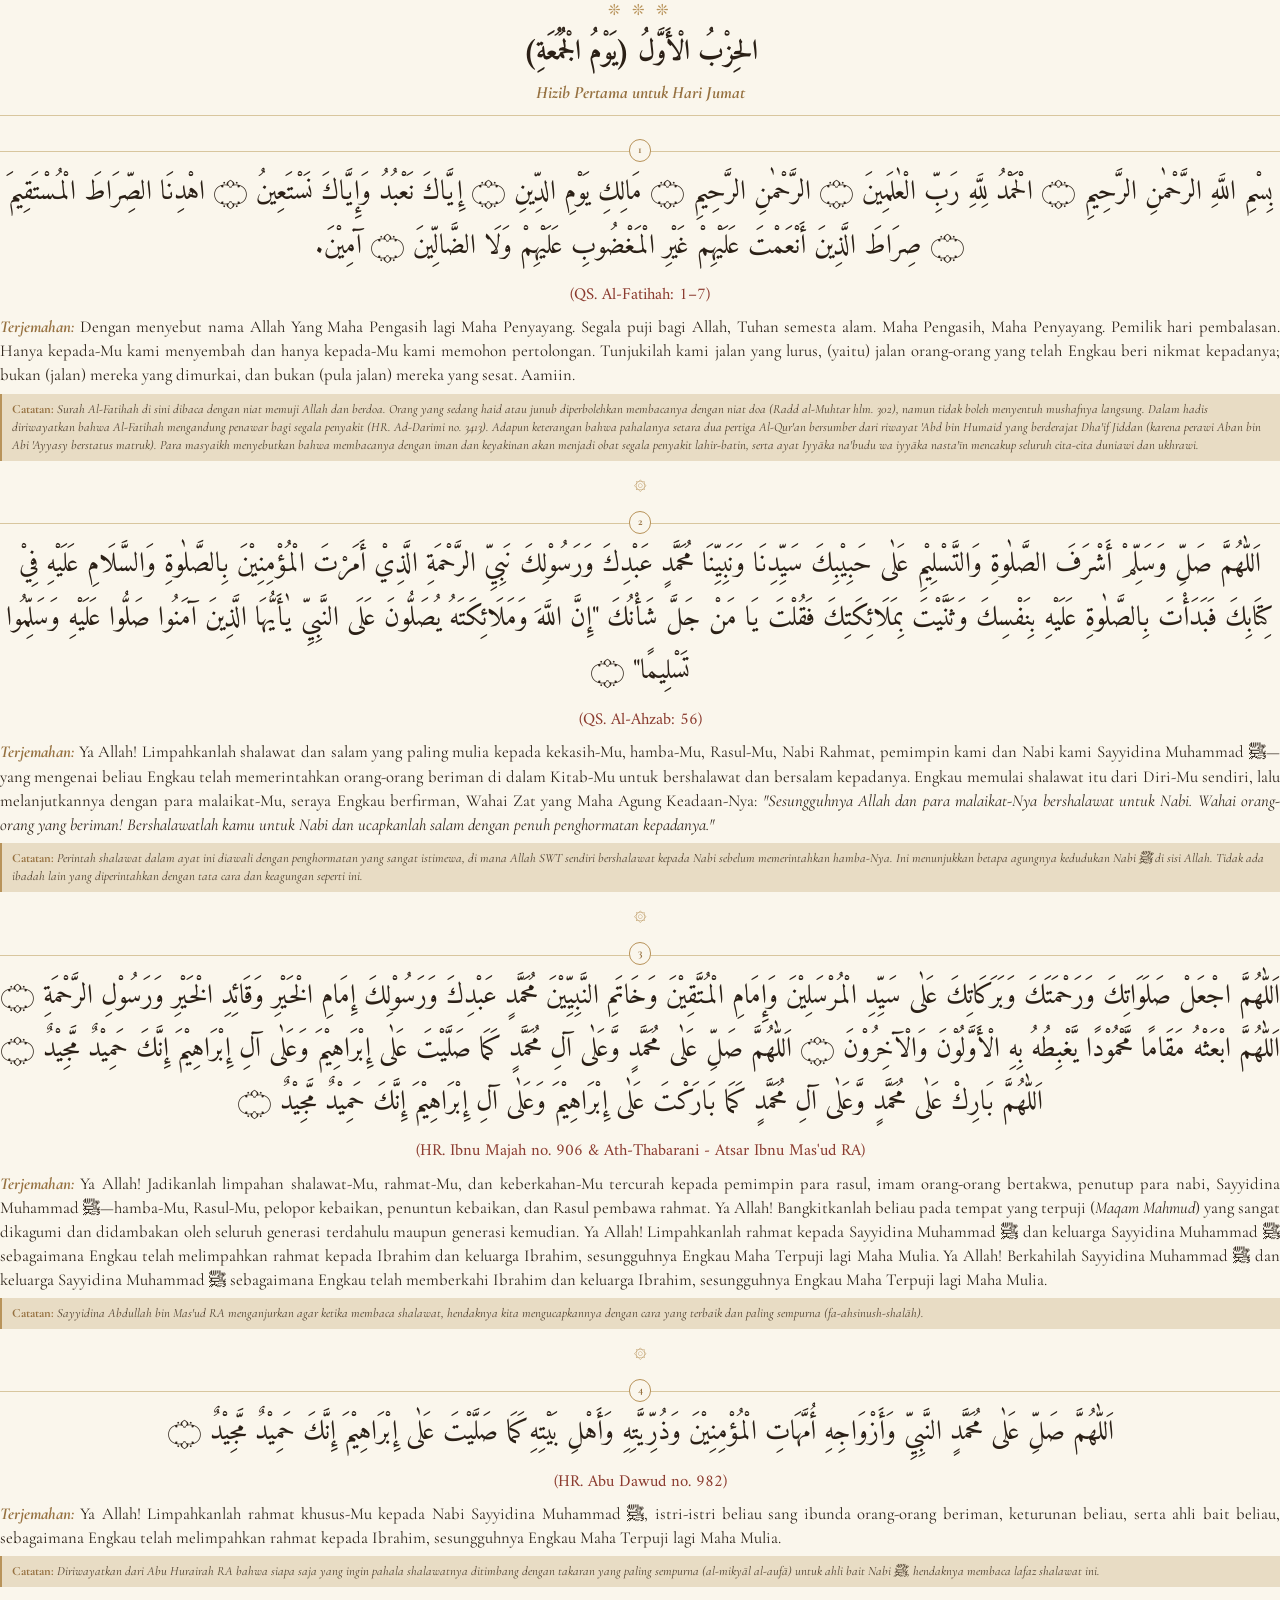
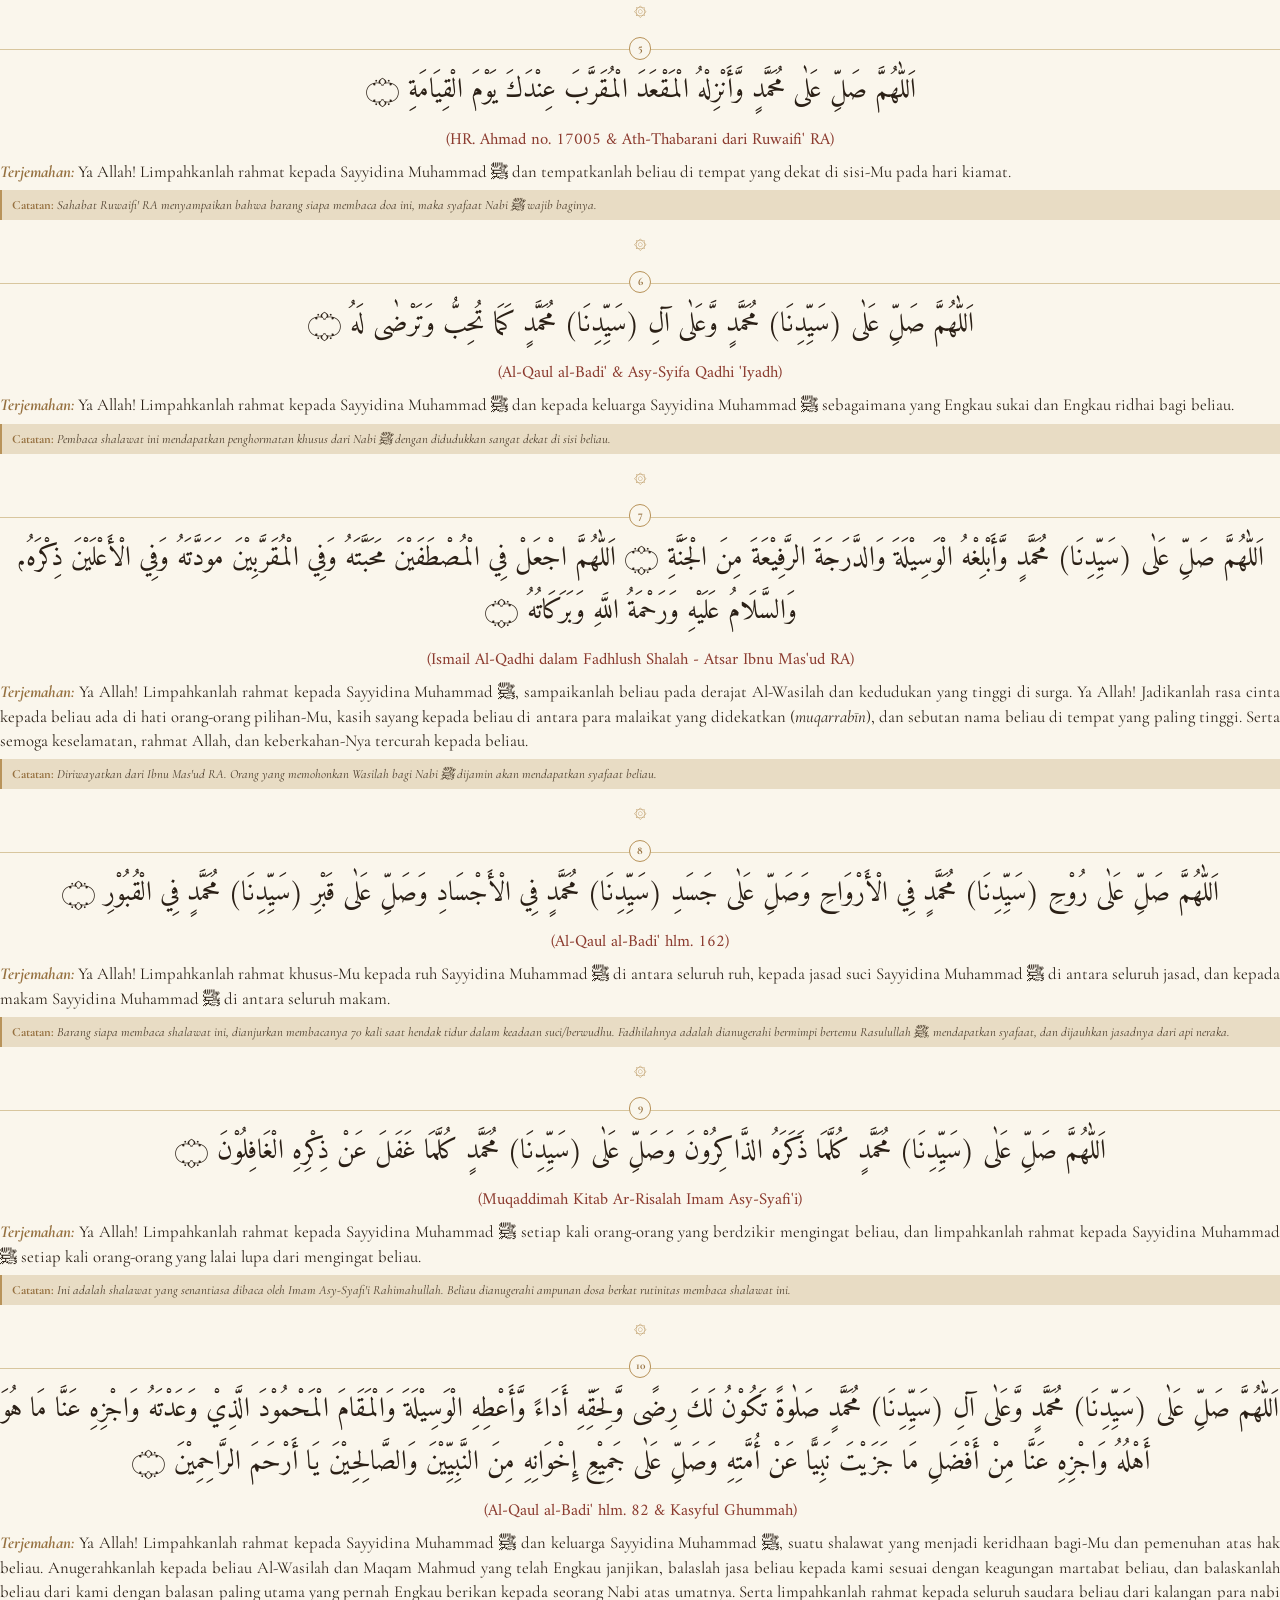
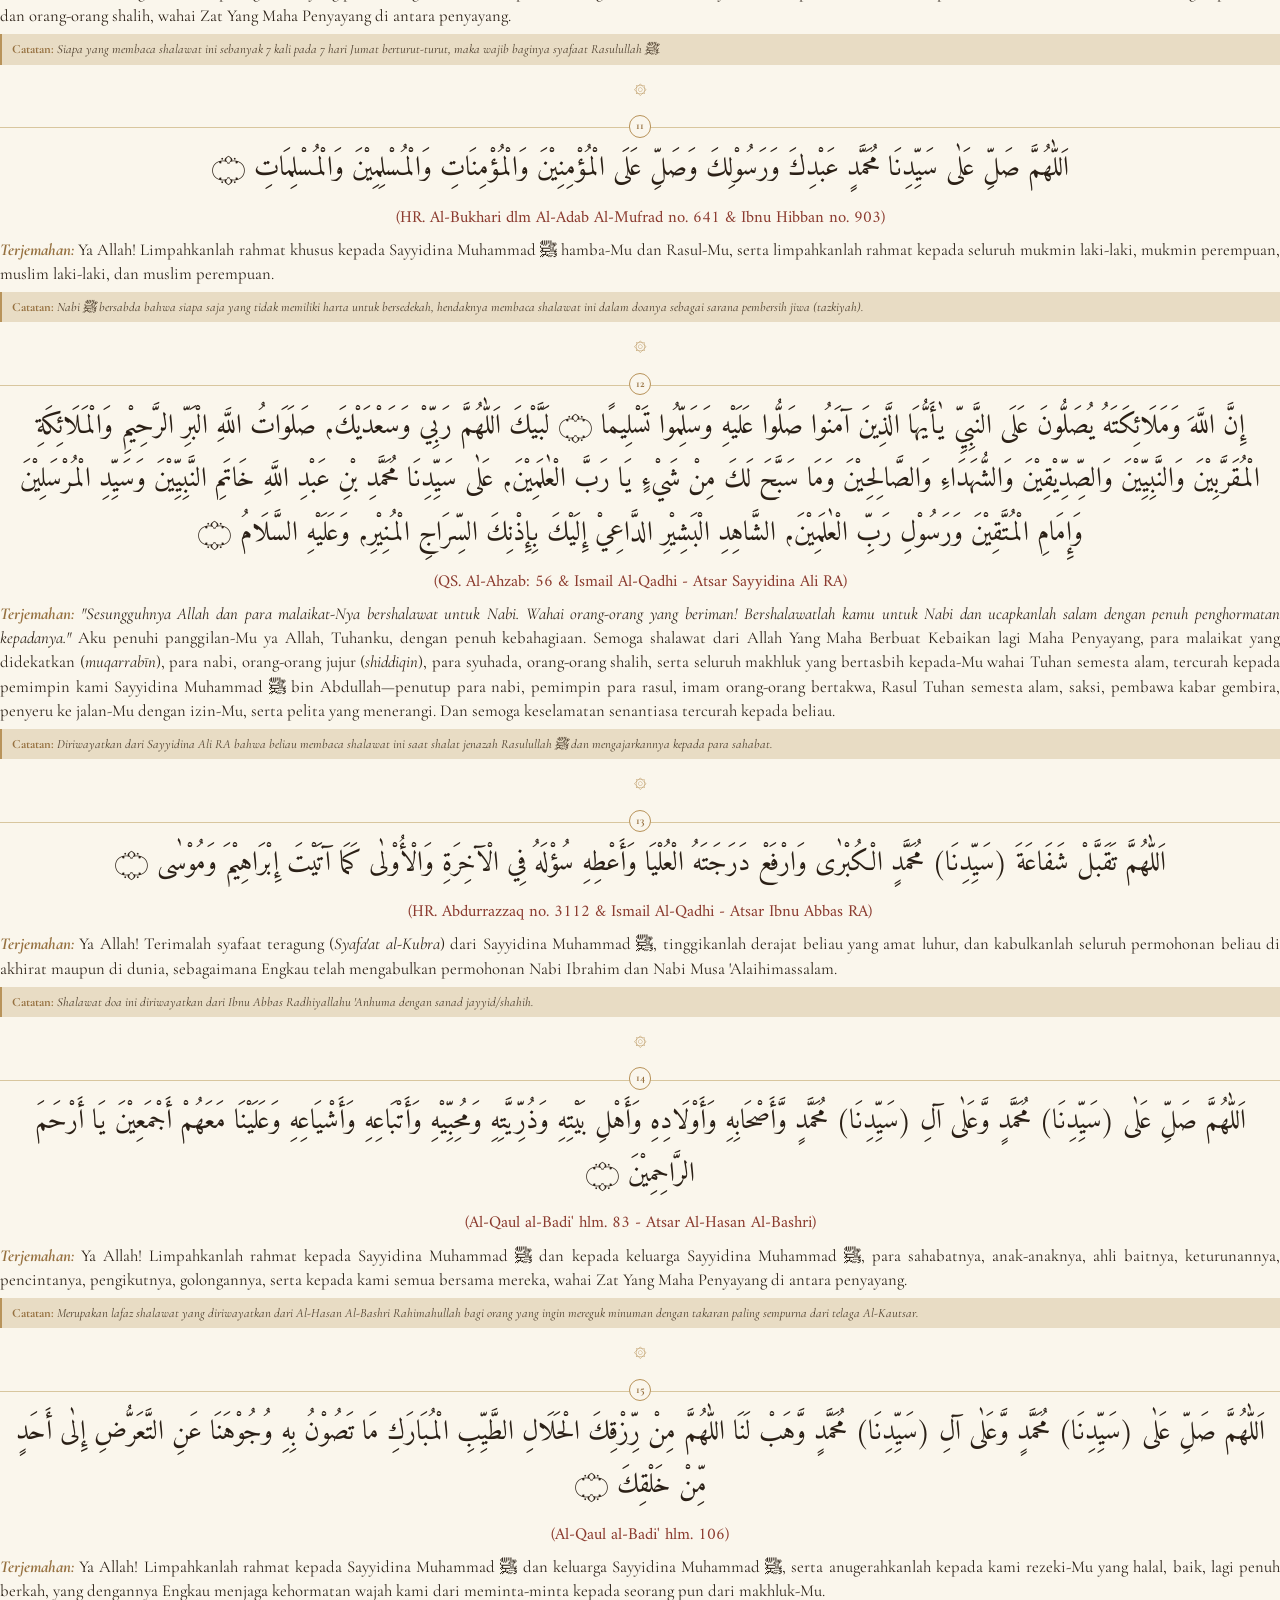
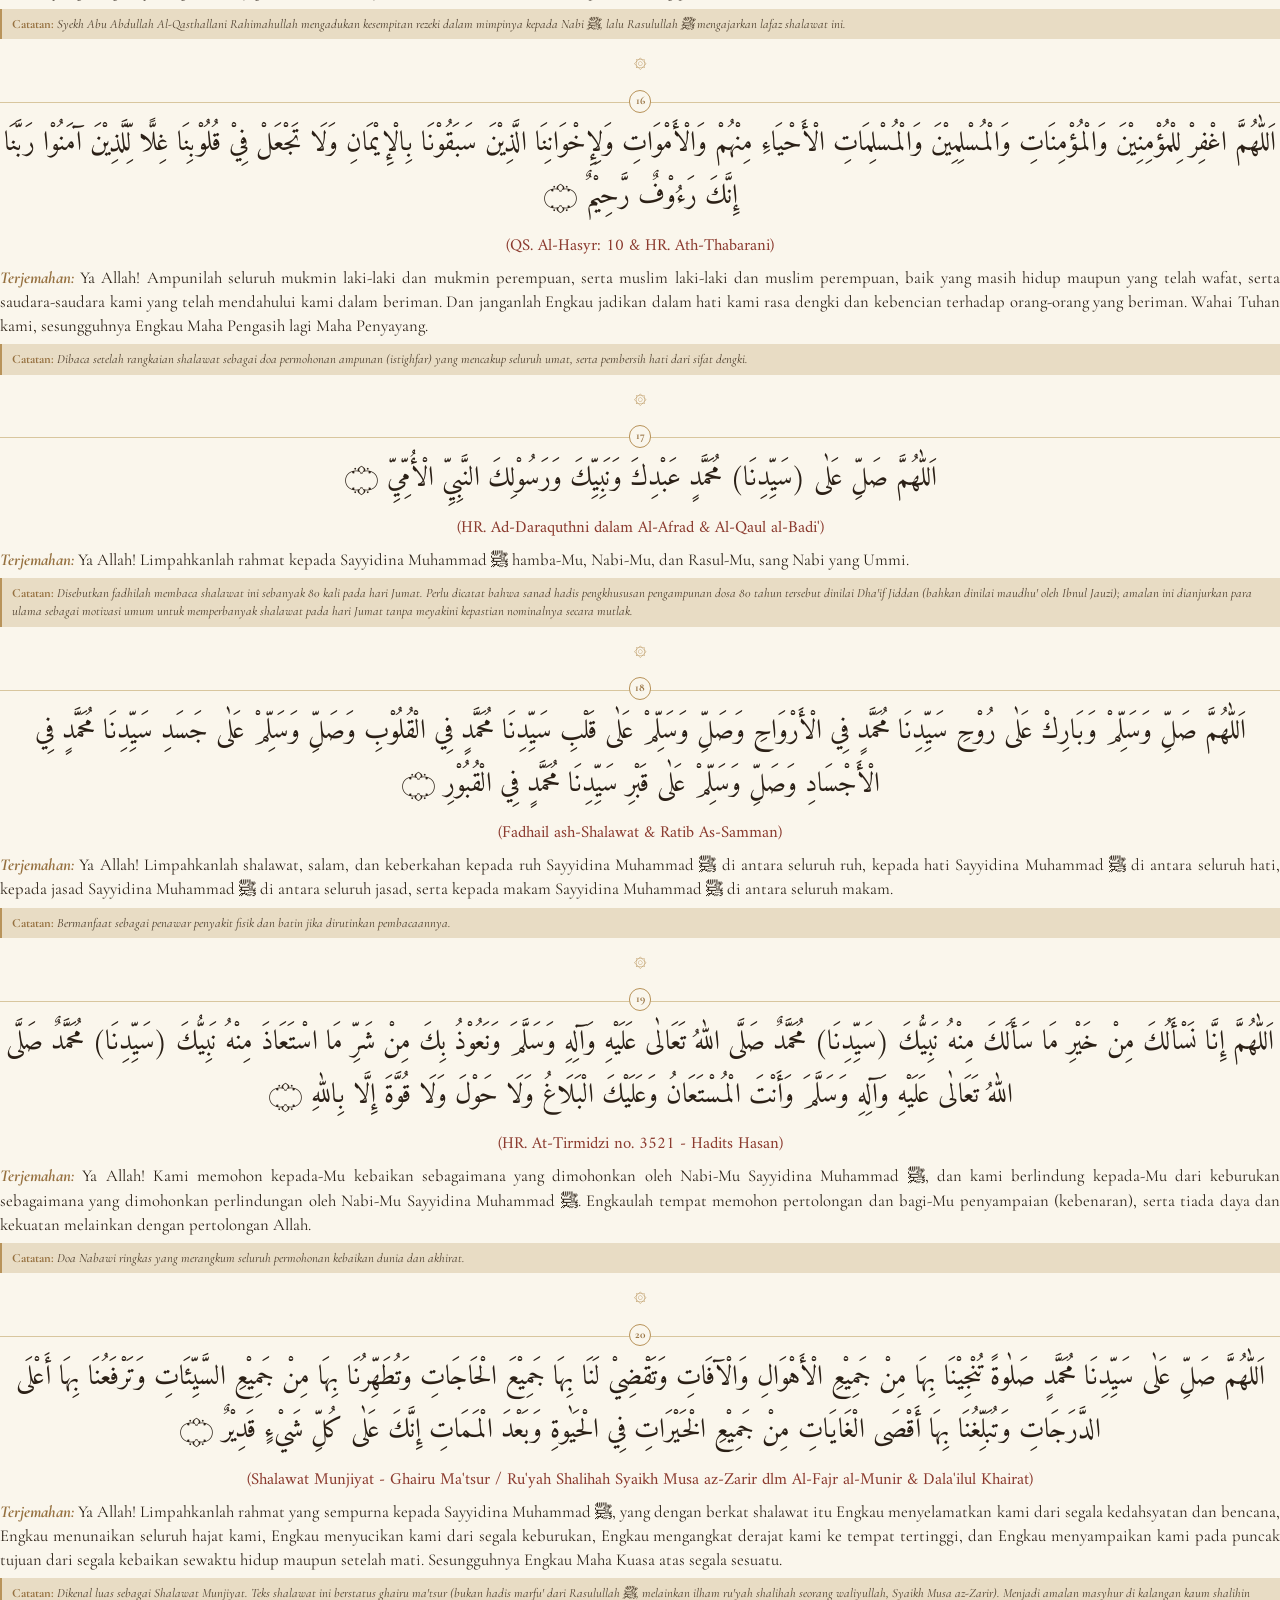
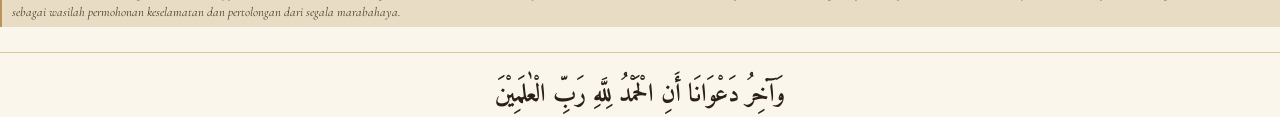
<file: html/hizib-pertama-jumat.html>
<!DOCTYPE html>
<html lang="id">

<head>
    <meta charset="UTF-8">
    <title>Hizib Pertama - Hari Jumat</title>
    <!-- Favicon -->
    <link rel="icon" type="image/x-icon" href="/favicon.ico">
    <link rel="icon" type="image/png" sizes="64x64" href="/pwa/icons/favicon.png">
    <link rel="icon" type="image/png" sizes="32x32" href="/favicon.png">
    <link rel="apple-touch-icon" href="/pwa/icons/apple-touch-icon.png">
        <link rel="preconnect" href="https://fonts.googleapis.com">
    <link rel="preconnect" href="https://fonts.gstatic.com" crossorigin>
    <link href="https://fonts.googleapis.com/css2?family=Amiri:ital,wght@0,400;0,700;1,400;1,700&family=Cormorant+Garamond:ital,wght@0,400;0,600;0,700;1,400;1,600;1,700&display=swap" rel="stylesheet">
    <style>
        @font-face {
            font-family: 'Amiri';
            src: local('Amiri'),
                 url('../fonts/Amiri-Regular.ttf') format('truetype'),
                 url('../Amiri-Regular.ttf') format('truetype');
            font-weight: normal;
            font-style: normal;
        }

        @font-face {
            font-family: 'Amiri';
            src: local('Amiri Bold'),
                 local('Amiri-Bold'),
                 url('../fonts/Amiri-Bold.ttf') format('truetype'),
                 url('../Amiri-Bold.ttf') format('truetype');
            font-weight: bold;
            font-style: normal;
        }

        /* Fallback / alias */
        @font-face {
            font-family: 'ArabicFont';
            src: local('Amiri'),
                 url('../fonts/Amiri-Regular.ttf') format('truetype'),
                 url('../Amiri-Regular.ttf') format('truetype');
            font-weight: normal;
            font-style: normal;
        }

        @font-face {
            font-family: 'Cormorant Garamond';
            src: local('Cormorant Garamond'),
                 url('../fonts/CormorantGaramond-Var.ttf') format('truetype');
            font-weight: normal;
            font-style: normal;
        }

        @font-face {
            font-family: 'Cormorant Garamond';
            src: local('Cormorant Garamond Italic'),
                 url('../fonts/CormorantGaramond-Italic-Var.ttf') format('truetype');
            font-weight: normal;
            font-style: italic;
        }

        @page {
            size: A5;
            margin: 14mm 15mm 13mm 15mm;
            background-color: #FAF6EC;
        }

        body {
            font-family: 'Cormorant Garamond', serif;
            font-size: 12.5pt;
            line-height: 1.45;
            color: #2B2016;
            background-color: #FAF6EC;
            margin: 0;
            padding: 0;
        }

        /* Header Bab */
        .header-bab {
            text-align: center;
            margin-bottom: 20px;
            padding-bottom: 10px;
            border-bottom: 1px solid #D8C69E;
        }

        .ornamen-top {
            color: #B8935A;
            font-size: 11pt;
            letter-spacing: 4px;
            margin-bottom: 4px;
        }

        .judul-bab-arab {
            font-family: 'Amiri', 'ArabicFont', serif;
            font-size: 21pt;
            font-weight: bold;
            color: #2B2016;
            margin: 12px 0 6px 0;
            direction: rtl;
        }

        .judul-bab-indo {
            font-style: italic;
            font-size: 13pt;
            color: #967140;
            margin: 0;
        }

        /* Blok Doa */
        .doa-blok {
            page-break-inside: auto;
            margin-bottom: 16px;
            position: relative;
        }

        /* Meta / Nomor Doa */
        .doa-header {
            text-align: center;
            margin-bottom: 8px;
            position: relative;
        }

        .nomor-doa {
            display: inline-block;
            width: 5.5mm;
            height: 5.5mm;
            line-height: 5.5mm;
            border-radius: 50%;
            background-color: #FAF6EC;
            border: 1px solid #B8935A;
            color: #967140;
            font-size: 8.5pt;
            font-weight: bold;
            text-align: center;
            margin: 0 auto;
        }

        .garis-pembatas-top {
            border-top: 1px solid #D8C69E;
            margin-top: -2.75mm;
            margin-bottom: 8px;
            z-index: -1;
        }

        /* Teks Arab */
        .teks-arab {
            font-family: 'Amiri', 'ArabicFont', serif;
            font-size: 20.5pt;
            line-height: 1.95;
            text-align: center;
            direction: rtl;
            color: #2B2016;
            margin-top: 14px;
            margin-bottom: 10px;
        }

        /* Referensi Rubrikasi */
        .referensi {
            font-family: 'Amiri', 'ArabicFont', serif;
            font-size: 12.5pt;
            color: #8B3A2E;
            text-align: center;
            direction: ltr;
            unicode-bidi: isolate;
            margin-top: 6px;
            margin-bottom: 8px;
        }

        /* Terjemahan */
        .label-terjemahan {
            font-style: italic;
            font-weight: bold;
            color: #967140;
        }

        .terjemahan {
            text-align: justify;
            margin-bottom: 6px;
            color: #2B2016;
        }

        /* Catatan / Faedah Box */
        .catatan-box {
            background-color: #E8DCC4;
            border-left: 2pt solid #B8935A;
            padding: 6px 10px;
            font-style: italic;
            color: #4A3B2A;
            margin-top: 6px;
            margin-bottom: 8px;
            font-size: 9.5pt;
        }

        .catatan-box .label-catatan {
            font-weight: bold;
            color: #967140;
            font-style: normal;
        }

        /* Pemisah Antar Doa */
        .pemisah-doa {
            text-align: center;
            color: #B8935A;
            font-size: 10pt;
            margin: 12px 0;
        }

        /* Penutup */
        .penutup-blok {
            text-align: center;
            margin-top: 25px;
            padding-top: 10px;
            border-top: 1px solid #D8C69E;
        }

        .penutup-arab {
            font-family: 'Amiri', 'ArabicFont', serif;
            font-size: 19pt;
            font-weight: bold;
            color: #2B2016;
            margin-top: 14px;
            direction: rtl;
        }
    </style>
</head>

<body>

    <!-- HEADER BAB -->
    <div class="header-bab">
        <div class="ornamen-top">❊ ❊ ❊</div>
        <h1 class="judul-bab-arab">الحِزْبُ الْأَوَّلُ (يَوْمُ الْجُمُعَةِ)</h1>
        <h2 class="judul-bab-indo">Hizib Pertama untuk Hari Jumat</h2>
    </div>

    <!-- DOA 1 -->
    <div class="doa-blok">
        <div class="doa-header">
            <span class="nomor-doa">1</span>
            <div class="garis-pembatas-top"></div>
        </div>
        <div class="teks-arab">
            بِسْمِ اللَّهِ الرَّحْمٰنِ الرَّحِيمِ ۝ الْحَمْدُ لِلَّهِ رَبِّ الْعٰلَمِينَ ۝ الرَّحْمٰنِ الرَّحِيمِ ۝
            مَالِكِ يَوْمِ الدِّينِ ۝ إِيَّاكَ نَعْبُدُ وَإِيَّاكَ نَسْتَعِينُ ۝ اهْدِنَا الصِّرَاطَ الْمُسْتَقِيمَ ۝
            صِرَاطَ الَّذِينَ أَنْعَمْتَ عَلَيْهِمْ غَيْرِ الْمَغْضُوبِ عَلَيْهِمْ وَلَا الضَّالِّينَ ۝ آمِيْنَ.
        </div>
        <div class="referensi">(QS. Al-Fatihah: 1–7)</div>
        <div class="terjemahan">
            <span class="label-terjemahan">Terjemahan:</span> Dengan menyebut nama Allah Yang Maha Pengasih lagi Maha
            Penyayang. Segala puji bagi Allah, Tuhan semesta alam. Maha Pengasih, Maha Penyayang. Pemilik hari
            pembalasan. Hanya kepada-Mu kami menyembah dan hanya kepada-Mu kami memohon pertolongan. Tunjukilah kami
            jalan yang lurus, (yaitu) jalan orang-orang yang telah Engkau beri nikmat kepadanya; bukan (jalan) mereka
            yang dimurkai, dan bukan (pula jalan) mereka yang sesat. Aamiin.
        </div>
        <div class="catatan-box">
            <span class="label-catatan">Catatan:</span> Surah Al-Fatihah di sini dibaca dengan niat memuji Allah dan
            berdoa. Orang yang sedang haid atau junub diperbolehkan membacanya dengan niat doa (Radd al-Muhtar hlm.
            302), namun tidak boleh menyentuh mushafnya langsung. Dalam hadis diriwayatkan bahwa Al-Fatihah mengandung
            penawar bagi segala penyakit (HR. Ad-Darimi no. 3413). Adapun keterangan bahwa pahalanya setara dua pertiga Al-Qur'an bersumber dari riwayat 'Abd bin Humaid yang berderajat <em>Dha'if Jiddan</em> (karena perawi Aban bin Abi 'Ayyasy berstatus matruk). Para masyaikh menyebutkan bahwa membacanya dengan iman dan keyakinan akan menjadi obat segala penyakit lahir-batin, serta ayat <em>Iyyāka na'budu wa iyyāka nasta'īn</em> mencakup seluruh cita-cita duniawi dan ukhrawi.
        </div>
    </div>

    <div class="pemisah-doa">۞</div>

    <!-- DOA 2 -->
    <div class="doa-blok">
        <div class="doa-header">
            <span class="nomor-doa">2</span>
            <div class="garis-pembatas-top"></div>
        </div>
        <div class="teks-arab">
            اَللّٰهُمَّ صَلِّ وَسَلِّمْ أَشْرَفَ الصَّلٰوةِ وَالتَّسْلِيْمِ عَلٰى حَبِيْبِكَ سَيِّدِنَا وَنَبِيِّنَا
            مُحَمَّدٍ عَبْدِكَ وَرَسُوْلِكَ نَبِيِّ الرَّحْمَةِ الَّذِيْ أَمَرْتَ الْمُؤْمِنِيْنَ بِالصَّلٰوةِ
            وَالسَّلَامِ عَلَيْهِ فِيْ كِتَابِكَ فَبَدَأْتَ بِالصَّلٰوةِ عَلَيْهِ بِنَفْسِكَ وَثَنَّيْتَ بِمَلَائِكَتِكَ
            فَقُلْتَ يَا مَنْ جَلَّ شَأْنُكَ "إِنَّ اللَّهَ وَمَلَائِكَتَهُ يُصَلُّونَ عَلَى النَّبِيِّ يٰأَيُّهَا
            الَّذِينَ آمَنُوا صَلُّوا عَلَيْهِ وَسَلِّمُوا تَسْلِيمًا" ۝
        </div>
        <div class="referensi">(QS. Al-Ahzab: 56)</div>
        <div class="terjemahan">
            <span class="label-terjemahan">Terjemahan:</span> Ya Allah! Limpahkanlah shalawat dan salam yang paling
            mulia kepada kekasih-Mu, hamba-Mu, Rasul-Mu, Nabi Rahmat, pemimpin kami dan Nabi kami Sayyidina Muhammad ﷺ—yang
            mengenai beliau Engkau telah memerintahkan orang-orang beriman di dalam Kitab-Mu untuk bershalawat dan
            bersalam kepadanya. Engkau memulai shalawat itu dari Diri-Mu sendiri, lalu melanjutkannya dengan para
            malaikat-Mu, seraya Engkau berfirman, Wahai Zat yang Maha Agung Keadaan-Nya: <em>"Sesungguhnya Allah dan
                para malaikat-Nya bershalawat untuk Nabi. Wahai orang-orang yang beriman! Bershalawatlah kamu untuk Nabi
                dan ucapkanlah salam dengan penuh penghormatan kepadanya."</em>
        </div>
        <div class="catatan-box">
            <span class="label-catatan">Catatan:</span> Perintah shalawat dalam ayat ini diawali dengan penghormatan
            yang sangat istimewa, di mana Allah SWT sendiri bershalawat kepada Nabi sebelum memerintahkan hamba-Nya. Ini
            menunjukkan betapa agungnya kedudukan Nabi ﷺ di sisi Allah. Tidak ada ibadah lain yang diperintahkan
            dengan tata cara dan keagungan seperti ini.
        </div>
    </div>

    <div class="pemisah-doa">۞</div>

    <!-- DOA 3 -->
    <div class="doa-blok">
        <div class="doa-header">
            <span class="nomor-doa">3</span>
            <div class="garis-pembatas-top"></div>
        </div>
        <div class="teks-arab">
            اَللّٰهُمَّ اجْعَلْ صَلَوَاتِكَ وَرَحْمَتَكَ وَبَرَكَاتِكَ عَلٰى سَيِّدِ الْمُرْسَلِيْنَ وَإِمَامِ
            الْمُتَّقِيْنَ وَخَاتَمِ النَّبِيِّيْنَ مُحَمَّدٍ عَبْدِكَ وَرَسُوْلِكَ إِمَامِ الْخَيْرِ وَقَائِدِ
            الْخَيْرِ وَرَسُوْلِ الرَّحْمَةِ ۝ اَللّٰهُمَّ ابْعَثْهُ مَقَامًا مَّحْمُوْدًا يَّغْبِطُهُ بِهِ
            الْأَوَّلُوْنَ وَالْآخِرُوْنَ ۝ اَللّٰهُمَّ صَلِّ عَلٰى مُحَمَّدٍ وَّعَلٰى آلِ مُحَمَّدٍ كَمَا صَلَّيْتَ
            عَلٰى إِبْرَاهِيْمَ وَعَلٰى آلِ إِبْرَاهِيْمَ إِنَّكَ حَمِيْدٌ مَّجِيْدٌ ۝ اَللّٰهُمَّ بَارِكْ عَلٰى
            مُحَمَّدٍ وَّعَلٰى آلِ مُحَمَّدٍ كَمَا بَارَكْتَ عَلٰى إِبْرَاهِيْمَ وَعَلٰى آلِ إِبْرَاهِيْمَ إِنَّكَ
            حَمِيْدٌ مَّجِيْدٌ ۝
        </div>
        <div class="referensi">(HR. Ibnu Majah no. 906 &amp; Ath-Thabarani - Atsar Ibnu Mas'ud RA)</div>
        <div class="terjemahan">
            <span class="label-terjemahan">Terjemahan:</span> Ya Allah! Jadikanlah limpahan shalawat-Mu, rahmat-Mu, dan
            keberkahan-Mu tercurah kepada pemimpin para rasul, imam orang-orang bertakwa, penutup para nabi, Sayyidina Muhammad
            ﷺ—hamba-Mu, Rasul-Mu, pelopor kebaikan, penuntun kebaikan, dan Rasul pembawa rahmat. Ya Allah!
            Bangkitkanlah beliau pada tempat yang terpuji (<em>Maqam Mahmud</em>) yang sangat dikagumi dan didambakan oleh seluruh generasi terdahulu maupun generasi kemudian. Ya Allah! Limpahkanlah rahmat kepada Sayyidina Muhammad ﷺ dan keluarga Sayyidina Muhammad ﷺ
            sebagaimana Engkau telah melimpahkan rahmat kepada Ibrahim dan keluarga Ibrahim, sesungguhnya Engkau Maha
            Terpuji lagi Maha Mulia. Ya Allah! Berkahilah Sayyidina Muhammad ﷺ dan keluarga Sayyidina Muhammad ﷺ sebagaimana Engkau telah
            memberkahi Ibrahim dan keluarga Ibrahim, sesungguhnya Engkau Maha Terpuji lagi Maha Mulia.
        </div>
        <div class="catatan-box">
            <span class="label-catatan">Catatan:</span> Sayyidina Abdullah bin Mas'ud RA menganjurkan agar ketika
            membaca shalawat, hendaknya kita mengucapkannya dengan cara yang terbaik dan paling sempurna (<em>fa-ahsinush-shalāh</em>).
        </div>
    </div>

    <div class="pemisah-doa">۞</div>

    <!-- DOA 4 -->
    <div class="doa-blok">
        <div class="doa-header">
            <span class="nomor-doa">4</span>
            <div class="garis-pembatas-top"></div>
        </div>
        <div class="teks-arab">
            اَللّٰهُمَّ صَلِّ عَلٰى مُحَمَّدٍ النَّبِيِّ وَأَزْوَاجِهِ أُمَّهَاتِ الْمُؤْمِنِيْنَ وَذُرِّيَّتِهِ
            وَأَهْلِ بَيْتِهِ كَمَا صَلَّيْتَ عَلٰى إِبْرَاهِيْمَ إِنَّكَ حَمِيْدٌ مَّجِيْدٌ ۝
        </div>
        <div class="referensi">(HR. Abu Dawud no. 982)</div>
        <div class="terjemahan">
            <span class="label-terjemahan">Terjemahan:</span> Ya Allah! Limpahkanlah rahmat khusus-Mu kepada Nabi
            Sayyidina Muhammad ﷺ, istri-istri beliau sang ibunda orang-orang beriman, keturunan beliau, serta ahli bait beliau,
            sebagaimana Engkau telah melimpahkan rahmat kepada Ibrahim, sesungguhnya Engkau Maha Terpuji lagi Maha
            Mulia.
        </div>
        <div class="catatan-box">
            <span class="label-catatan">Catatan:</span> Diriwayatkan dari Abu Hurairah RA bahwa siapa saja yang ingin
            pahala shalawatnya ditimbang dengan takaran yang paling sempurna (<em>al-mikyāl al-aufā</em>) untuk ahli bait Nabi ﷺ, hendaknya membaca
            lafaz shalawat ini.
        </div>
    </div>

    <div class="pemisah-doa">۞</div>

    <!-- DOA 5 -->
    <div class="doa-blok">
        <div class="doa-header">
            <span class="nomor-doa">5</span>
            <div class="garis-pembatas-top"></div>
        </div>
        <div class="teks-arab">
            اَللّٰهُمَّ صَلِّ عَلٰى مُحَمَّدٍ وَّأَنْزِلْهُ الْمَقْعَدَ الْمُقَرَّبَ عِنْدَكَ يَوْمَ الْقِيَامَةِ ۝
        </div>
        <div class="referensi">(HR. Ahmad no. 17005 &amp; Ath-Thabarani dari Ruwaifi' RA)</div>
        <div class="terjemahan">
            <span class="label-terjemahan">Terjemahan:</span> Ya Allah! Limpahkanlah rahmat kepada Sayyidina Muhammad ﷺ
            dan tempatkanlah beliau di tempat yang dekat di sisi-Mu pada hari kiamat.
        </div>
        <div class="catatan-box">
            <span class="label-catatan">Catatan:</span> Sahabat Ruwaifi' RA menyampaikan bahwa barang siapa membaca doa
            ini, maka syafaat Nabi ﷺ wajib baginya.
        </div>
    </div>

    <div class="pemisah-doa">۞</div>

    <!-- DOA 6 -->
    <div class="doa-blok">
        <div class="doa-header">
            <span class="nomor-doa">6</span>
            <div class="garis-pembatas-top"></div>
        </div>
        <div class="teks-arab">
            اَللّٰهُمَّ صَلِّ عَلٰى (سَيِّدِنَا) مُحَمَّدٍ وَّعَلٰى آلِ (سَيِّدِنَا) مُحَمَّدٍ كَمَا تُحِبُّ وَتَرْضٰى
            لَهُ ۝
        </div>
        <div class="referensi">(Al-Qaul al-Badi' &amp; Asy-Syifa Qadhi 'Iyadh)</div>
        <div class="terjemahan">
            <span class="label-terjemahan">Terjemahan:</span> Ya Allah! Limpahkanlah rahmat kepada Sayyidina Muhammad ﷺ
            dan kepada keluarga Sayyidina Muhammad ﷺ sebagaimana yang Engkau sukai dan Engkau ridhai bagi beliau.
        </div>
        <div class="catatan-box">
            <span class="label-catatan">Catatan:</span> Pembaca shalawat ini mendapatkan penghormatan khusus dari Nabi
            ﷺ dengan didudukkan sangat dekat di sisi beliau.
        </div>
    </div>

    <div class="pemisah-doa">۞</div>

    <!-- DOA 7 -->
    <div class="doa-blok">
        <div class="doa-header">
            <span class="nomor-doa">7</span>
            <div class="garis-pembatas-top"></div>
        </div>
        <div class="teks-arab">
            اَللّٰهُمَّ صَلِّ عَلٰى (سَيِّدِنَا) مُحَمَّدٍ وَّأَبْلِغْهُ الْوَسِيْلَةَ وَالدَّرَجَةَ الرَّفِيْعَةَ مِنَ
            الْجَنَّةِ ۝ اَللّٰهُمَّ اجْعَلْ فِي الْمُصْطَفَيْنَ مَحَبَّتَهُ وَفِي الْمُقَرَّبِيْنَ مَوَدَّتَهُ وَفِي
            الْأَعْلَيْنَ ذِكْرَهُ، وَالسَّلَامُ عَلَيْهِ وَرَحْمَةُ اللَّهِ وَبَرَكَاتُهُ ۝
        </div>
        <div class="referensi">(Ismail Al-Qadhi dalam Fadhlush Shalah - Atsar Ibnu Mas'ud RA)</div>
        <div class="terjemahan">
            <span class="label-terjemahan">Terjemahan:</span> Ya Allah! Limpahkanlah rahmat kepada Sayyidina Muhammad ﷺ,
            sampaikanlah beliau pada derajat Al-Wasilah dan kedudukan yang tinggi di surga. Ya Allah! Jadikanlah rasa
            cinta kepada beliau ada di hati orang-orang pilihan-Mu, kasih sayang kepada beliau di antara para malaikat
            yang didekatkan (<em>muqarrabīn</em>), dan sebutan nama beliau di tempat yang paling tinggi. Serta semoga
            keselamatan, rahmat Allah, dan keberkahan-Nya tercurah kepada beliau.
        </div>
        <div class="catatan-box">
            <span class="label-catatan">Catatan:</span> Diriwayatkan dari Ibnu Mas'ud RA. Orang yang memohonkan Wasilah
            bagi Nabi ﷺ dijamin akan mendapatkan syafaat beliau.
        </div>
    </div>

    <div class="pemisah-doa">۞</div>

    <!-- DOA 8 -->
    <div class="doa-blok">
        <div class="doa-header">
            <span class="nomor-doa">8</span>
            <div class="garis-pembatas-top"></div>
        </div>
        <div class="teks-arab">
            اَللّٰهُمَّ صَلِّ عَلٰى رُوْحِ (سَيِّدِنَا) مُحَمَّدٍ فِي الْأَرْوَاحِ وَصَلِّ عَلٰى جَسَدِ (سَيِّدِنَا)
            مُحَمَّدٍ فِي الْأَجْسَادِ وَصَلِّ عَلٰى قَبْرِ (سَيِّدِنَا) مُحَمَّدٍ فِي الْقُبُوْرِ ۝
        </div>
        <div class="referensi">(Al-Qaul al-Badi' hlm. 162)</div>
        <div class="terjemahan">
            <span class="label-terjemahan">Terjemahan:</span> Ya Allah! Limpahkanlah rahmat khusus-Mu kepada ruh
            Sayyidina Muhammad ﷺ di antara seluruh ruh, kepada jasad suci Sayyidina Muhammad ﷺ di antara seluruh jasad, dan
            kepada makam Sayyidina Muhammad ﷺ di antara seluruh makam.
        </div>
        <div class="catatan-box">
            <span class="label-catatan">Catatan:</span> Barang siapa membaca shalawat ini, dianjurkan membacanya 70 kali
            saat hendak tidur dalam keadaan suci/berwudhu. Fadhilahnya adalah dianugerahi bermimpi bertemu Rasulullah
            ﷺ, mendapatkan syafaat, dan dijauhkan jasadnya dari api neraka.
        </div>
    </div>

    <div class="pemisah-doa">۞</div>

    <!-- DOA 9 -->
    <div class="doa-blok">
        <div class="doa-header">
            <span class="nomor-doa">9</span>
            <div class="garis-pembatas-top"></div>
        </div>
        <div class="teks-arab">
            اَللّٰهُمَّ صَلِّ عَلٰى (سَيِّدِنَا) مُحَمَّدٍ كُلَّمَا ذَكَرَهُ الذَّاكِرُوْنَ وَصَلِّ عَلٰى (سَيِّدِنَا)
            مُحَمَّدٍ كُلَّمَا غَفَلَ عَنْ ذِكْرِهِ الْغَافِلُوْنَ ۝
        </div>
        <div class="referensi">(Muqaddimah Kitab Ar-Risalah Imam Asy-Syafi'i)</div>
        <div class="terjemahan">
            <span class="label-terjemahan">Terjemahan:</span> Ya Allah! Limpahkanlah rahmat kepada Sayyidina Muhammad ﷺ
            setiap kali orang-orang yang berdzikir mengingat beliau, dan limpahkanlah rahmat kepada Sayyidina Muhammad ﷺ
            setiap kali orang-orang yang lalai lupa dari mengingat beliau.
        </div>
        <div class="catatan-box">
            <span class="label-catatan">Catatan:</span> Ini adalah shalawat yang senantiasa dibaca oleh Imam Asy-Syafi'i
            Rahimahullah. Beliau dianugerahi ampunan dosa berkat rutinitas membaca shalawat ini.
        </div>
    </div>

    <div class="pemisah-doa">۞</div>

    <!-- DOA 10 -->
    <div class="doa-blok">
        <div class="doa-header">
            <span class="nomor-doa">10</span>
            <div class="garis-pembatas-top"></div>
        </div>
        <div class="teks-arab">
            اَللّٰهُمَّ صَلِّ عَلٰى (سَيِّدِنَا) مُحَمَّدٍ وَّعَلٰى آلِ (سَيِّدِنَا) مُحَمَّدٍ صَلٰوةً تَكُوْنُ لَكَ رِضًى
            وَّلِحَقِّهِ أَدَاءً وَّأَعْطِهِ الْوَسِيْلَةَ وَالْمَقَامَ الْمَحْمُوْدَ الَّذِيْ وَعَدْتَهُ وَاجْزِهِ
            عَنَّا مَا هُوَ أَهْلُهُ وَاجْزِهِ عَنَّا مِنْ أَفْضَلِ مَا جَزَيْتَ نَبِيًّا عَنْ أُمَّتِهِ وَصَلِّ عَلٰى
            جَمِيْعِ إِخْوَانِهِ مِنَ النَّبِيِّيْنَ وَالصَّالِحِيْنَ يَا أَرْحَمَ الرَّاحِمِيْنَ ۝
        </div>
        <div class="referensi">(Al-Qaul al-Badi' hlm. 82 &amp; Kasyful Ghummah)</div>
        <div class="terjemahan">
            <span class="label-terjemahan">Terjemahan:</span> Ya Allah! Limpahkanlah rahmat kepada Sayyidina Muhammad ﷺ
            dan keluarga Sayyidina Muhammad ﷺ, suatu shalawat yang menjadi keridhaan bagi-Mu dan pemenuhan atas hak
            beliau. Anugerahkanlah kepada beliau Al-Wasilah dan Maqam Mahmud yang telah Engkau janjikan, balaslah jasa
            beliau kepada kami sesuai dengan keagungan martabat beliau, dan balaskanlah beliau dari kami dengan balasan
            paling utama yang pernah Engkau berikan kepada seorang Nabi atas umatnya. Serta limpahkanlah rahmat kepada
            seluruh saudara beliau dari kalangan para nabi dan orang-orang shalih, wahai Zat Yang Maha Penyayang di
            antara penyayang.
        </div>
        <div class="catatan-box">
            <span class="label-catatan">Catatan:</span> Siapa yang membaca shalawat ini sebanyak 7 kali pada 7 hari
            Jumat berturut-turut, maka wajib baginya syafaat Rasulullah ﷺ.
        </div>
    </div>

    <div class="pemisah-doa">۞</div>

    <!-- DOA 11 -->
    <div class="doa-blok">
        <div class="doa-header">
            <span class="nomor-doa">11</span>
            <div class="garis-pembatas-top"></div>
        </div>
        <div class="teks-arab">
            اَللّٰهُمَّ صَلِّ عَلٰى سَيِّدِنَا مُحَمَّدٍ عَبْدِكَ وَرَسُوْلِكَ وَصَلِّ عَلَى الْمُؤْمِنِيْنَ
            وَالْمُؤْمِنَاتِ وَالْمُسْلِمِيْنَ وَالْمُسْلِمَاتِ ۝
        </div>
        <div class="referensi">(HR. Al-Bukhari dlm Al-Adab Al-Mufrad no. 641 &amp; Ibnu Hibban no. 903)</div>
        <div class="terjemahan">
            <span class="label-terjemahan">Terjemahan:</span> Ya Allah! Limpahkanlah rahmat khusus kepada Sayyidina
            Muhammad ﷺ hamba-Mu dan Rasul-Mu, serta limpahkanlah rahmat kepada seluruh mukmin laki-laki, mukmin perempuan,
            muslim laki-laki, dan muslim perempuan.
        </div>
        <div class="catatan-box">
            <span class="label-catatan">Catatan:</span> Nabi ﷺ bersabda bahwa siapa saja yang tidak memiliki harta
            untuk bersedekah, hendaknya membaca shalawat ini dalam doanya sebagai sarana pembersih jiwa
            (<em>tazkiyah</em>).
        </div>
    </div>

    <div class="pemisah-doa">۞</div>

    <!-- DOA 12 -->
    <div class="doa-blok">
        <div class="doa-header">
            <span class="nomor-doa">12</span>
            <div class="garis-pembatas-top"></div>
        </div>
        <div class="teks-arab">
            إِنَّ اللَّهَ وَمَلَائِكَتَهُ يُصَلُّونَ عَلَى النَّبِيِّ يٰأَيُّهَا الَّذِينَ آمَنُوا صَلُّوا عَلَيْهِ
            وَسَلِّمُوا تَسْلِيمًا ۝ لَبَّيْكَ اَللّٰهُمَّ رَبِّيْ وَسَعْدَيْكَ، صَلَوَاتُ اللَّهِ الْبَرِّ الرَّحِيْمِ
            وَالْمَلَائِكَةِ الْمُقَرَّبِيْنَ وَالنَّبِيِّيْنَ وَالصِّدِّيْقِيْنَ وَالشُّهَدَاءِ وَالصَّالِحِيْنَ وَمَا
            سَبَّحَ لَكَ مِنْ شَيْءٍ يَا رَبَّ الْعٰلَمِيْنَ، عَلٰى سَيِّدِنَا مُحَمَّدِ بْنِ عَبْدِ اللَّهِ خَاتَمِ
            النَّبِيِّيْنَ وَسَيِّدِ الْمُرْسَلِيْنَ وَإِمَامِ الْمُتَّقِيْنَ وَرَسُوْلِ رَبِّ الْعٰلَمِيْنَ، الشَّاهِدِ
            الْبَشِيْرِ الدَّاعِيْ إِلَيْكَ بِإِذْنِكَ السِّرَاجِ الْمُنِيْرِ، وَعَلَيْهِ السَّلَامُ ۝
        </div>
        <div class="referensi">(QS. Al-Ahzab: 56 &amp; Ismail Al-Qadhi - Atsar Sayyidina Ali RA)</div>
        <div class="terjemahan">
            <span class="label-terjemahan">Terjemahan:</span> <em>"Sesungguhnya Allah dan para malaikat-Nya bershalawat
                untuk Nabi. Wahai orang-orang yang beriman! Bershalawatlah kamu untuk Nabi dan ucapkanlah salam dengan
                penuh penghormatan kepadanya."</em> Aku penuhi panggilan-Mu ya Allah, Tuhanku, dengan penuh kebahagiaan.
            Semoga shalawat dari Allah Yang Maha Berbuat Kebaikan lagi Maha Penyayang, para malaikat yang didekatkan
            (<em>muqarrabīn</em>), para nabi, orang-orang jujur (<em>shiddiqin</em>), para syuhada, orang-orang shalih,
            serta seluruh makhluk yang bertasbih kepada-Mu wahai Tuhan semesta alam, tercurah kepada pemimpin kami
            Sayyidina Muhammad ﷺ bin Abdullah—penutup para nabi, pemimpin para rasul, imam orang-orang bertakwa, Rasul Tuhan semesta
            alam, saksi, pembawa kabar gembira, penyeru ke jalan-Mu dengan izin-Mu, serta pelita yang menerangi. Dan
            semoga keselamatan senantiasa tercurah kepada beliau.
        </div>
        <div class="catatan-box">
            <span class="label-catatan">Catatan:</span> Diriwayatkan dari Sayyidina Ali RA bahwa beliau membaca shalawat
            ini saat shalat jenazah Rasulullah ﷺ dan mengajarkannya kepada para sahabat.
        </div>
    </div>

    <div class="pemisah-doa">۞</div>

    <!-- DOA 13 -->
    <div class="doa-blok">
        <div class="doa-header">
            <span class="nomor-doa">13</span>
            <div class="garis-pembatas-top"></div>
        </div>
        <div class="teks-arab">
            اَللّٰهُمَّ تَقَبَّلْ شَفَاعَةَ (سَيِّدِنَا) مُحَمَّدٍ الْكُبْرٰى وَارْفَعْ دَرَجَتَهُ الْعُلْيَا وَأَعْطِهِ
            سُؤْلَهُ فِي الْآخِرَةِ وَالْأُوْلٰى كَمَا آتَيْتَ إِبْرَاهِيْمَ وَمُوْسٰى ۝
        </div>
        <div class="referensi">(HR. Abdurrazzaq no. 3112 &amp; Ismail Al-Qadhi - Atsar Ibnu Abbas RA)</div>
        <div class="terjemahan">
            <span class="label-terjemahan">Terjemahan:</span> Ya Allah! Terimalah syafaat teragung (<em>Syafa'at
                al-Kubra</em>) dari Sayyidina Muhammad ﷺ, tinggikanlah derajat beliau yang amat luhur, dan kabulkanlah
            seluruh permohonan beliau di akhirat maupun di dunia, sebagaimana Engkau telah mengabulkan permohonan Nabi
            Ibrahim dan Nabi Musa 'Alaihimassalam.
        </div>
        <div class="catatan-box">
            <span class="label-catatan">Catatan:</span> Shalawat doa ini diriwayatkan dari Ibnu Abbas Radhiyallahu 'Anhuma dengan sanad jayyid/shahih.
        </div>
    </div>

    <div class="pemisah-doa">۞</div>

    <!-- DOA 14 -->
    <div class="doa-blok">
        <div class="doa-header">
            <span class="nomor-doa">14</span>
            <div class="garis-pembatas-top"></div>
        </div>
        <div class="teks-arab">
            اَللّٰهُمَّ صَلِّ عَلٰى (سَيِّدِنَا) مُحَمَّدٍ وَّعَلٰى آلِ (سَيِّدِنَا) مُحَمَّدٍ وَّأَصْحَابِهِ
            وَأَوْلَادِهِ وَأَهْلِ بَيْتِهِ وَذُرِّيَّتِهِ وَمُحِبِّيْهِ وَأَتْبَاعِهِ وَأَشْيَاعِهِ وَعَلَيْنَا
            مَعَهُمْ أَجْمَعِيْنَ يَا أَرْحَمَ الرَّاحِمِيْنَ ۝
        </div>
        <div class="referensi">(Al-Qaul al-Badi' hlm. 83 - Atsar Al-Hasan Al-Bashri)</div>
        <div class="terjemahan">
            <span class="label-terjemahan">Terjemahan:</span> Ya Allah! Limpahkanlah rahmat kepada Sayyidina Muhammad ﷺ
            dan kepada keluarga Sayyidina Muhammad ﷺ, para sahabatnya, anak-anaknya, ahli baitnya, keturunannya,
            pencintanya, pengikutnya, golongannya, serta kepada kami semua bersama mereka, wahai Zat Yang Maha Penyayang
            di antara penyayang.
        </div>
        <div class="catatan-box">
            <span class="label-catatan">Catatan:</span> Merupakan lafaz shalawat yang diriwayatkan dari Al-Hasan
            Al-Bashri Rahimahullah bagi orang yang ingin mereguk minuman dengan takaran paling sempurna dari telaga Al-Kautsar.
        </div>
    </div>

    <div class="pemisah-doa">۞</div>

    <!-- DOA 15 -->
    <div class="doa-blok">
        <div class="doa-header">
            <span class="nomor-doa">15</span>
            <div class="garis-pembatas-top"></div>
        </div>
        <div class="teks-arab">
            اَللّٰهُمَّ صَلِّ عَلٰى (سَيِّدِنَا) مُحَمَّدٍ وَّعَلٰى آلِ (سَيِّدِنَا) مُحَمَّدٍ وَّهَبْ لَنَا اللّٰهُمَّ
            مِنْ رِّزْقِكَ الْحَلَالِ الطَّيِّبِ الْمُبَارَكِ مَا تَصُوْنُ بِهِ وُجُوْهَنَا عَنِ التَّعَرُّضِ إِلٰى
            أَحَدٍ مِّنْ خَلْقِكَ ۝
        </div>
        <div class="referensi">(Al-Qaul al-Badi' hlm. 106)</div>
        <div class="terjemahan">
            <span class="label-terjemahan">Terjemahan:</span> Ya Allah! Limpahkanlah rahmat kepada Sayyidina Muhammad ﷺ
            dan keluarga Sayyidina Muhammad ﷺ, serta anugerahkanlah kepada kami rezeki-Mu yang halal, baik, lagi penuh
            berkah, yang dengannya Engkau menjaga kehormatan wajah kami dari meminta-minta kepada seorang pun dari
            makhluk-Mu.
        </div>
        <div class="catatan-box">
            <span class="label-catatan">Catatan:</span> Syekh Abu Abdullah Al-Qasthallani Rahimahullah mengadukan
            kesempitan rezeki dalam mimpinya kepada Nabi ﷺ, lalu Rasulullah ﷺ mengajarkan lafaz shalawat ini.
        </div>
    </div>

    <div class="pemisah-doa">۞</div>

    <!-- DOA 16 -->
    <div class="doa-blok">
        <div class="doa-header">
            <span class="nomor-doa">16</span>
            <div class="garis-pembatas-top"></div>
        </div>
        <div class="teks-arab">
            اَللّٰهُمَّ اغْفِرْ لِلْمُؤْمِنِيْنَ وَالْمُؤْمِنَاتِ وَالْمُسْلِمِيْنَ وَالْمُسْلِمَاتِ الْأَحْيَاءِ
            مِنْهُمْ وَالْأَمْوَاتِ وَلِإِخْوَانِنَا الَّذِيْنَ سَبَقُوْنَا بِالْإِيْمَانِ وَلَا تَجْعَلْ فِيْ
            قُلُوْبِنَا غِلًّا لِّلَّذِيْنَ آمَنُوْا رَبَّنَا إِنَّكَ رَءُوْفٌ رَّحِيْمٌ ۝
        </div>
        <div class="referensi">(QS. Al-Hasyr: 10 &amp; HR. Ath-Thabarani)</div>
        <div class="terjemahan">
            <span class="label-terjemahan">Terjemahan:</span> Ya Allah! Ampunilah seluruh mukmin laki-laki dan mukmin
            perempuan, serta muslim laki-laki dan muslim perempuan, baik yang masih hidup maupun yang telah wafat, serta
            saudara-saudara kami yang telah mendahului kami dalam beriman. Dan janganlah Engkau jadikan dalam hati kami
            rasa dengki dan kebencian terhadap orang-orang yang beriman. Wahai Tuhan kami, sesungguhnya Engkau Maha
            Pengasih lagi Maha Penyayang.
        </div>
        <div class="catatan-box">
            <span class="label-catatan">Catatan:</span> Dibaca setelah rangkaian shalawat sebagai doa permohonan ampunan
            (<em>istighfar</em>) yang mencakup seluruh umat, serta pembersih hati dari sifat dengki.
        </div>
    </div>

    <div class="pemisah-doa">۞</div>

    <!-- DOA 17 -->
    <div class="doa-blok">
        <div class="doa-header">
            <span class="nomor-doa">17</span>
            <div class="garis-pembatas-top"></div>
        </div>
        <div class="teks-arab">
            اَللّٰهُمَّ صَلِّ عَلٰى (سَيِّدِنَا) مُحَمَّدٍ عَبْدِكَ وَنَبِيِّكَ وَرَسُوْلِكَ النَّبِيِّ الْأُمِّيِّ ۝
        </div>
        <div class="referensi">(HR. Ad-Daraquthni dalam Al-Afrad &amp; Al-Qaul al-Badi')</div>
        <div class="terjemahan">
            <span class="label-terjemahan">Terjemahan:</span> Ya Allah! Limpahkanlah rahmat kepada Sayyidina Muhammad ﷺ
            hamba-Mu, Nabi-Mu, dan Rasul-Mu, sang Nabi yang Ummi.
        </div>
        <div class="catatan-box">
            <span class="label-catatan">Catatan:</span> Disebutkan fadhilah membaca shalawat ini sebanyak 80 kali pada hari Jumat. Perlu dicatat bahwa sanad hadis pengkhususan pengampunan dosa 80 tahun tersebut dinilai <em>Dha'if Jiddan</em> (bahkan dinilai maudhu' oleh Ibnul Jauzi); amalan ini dianjurkan para ulama sebagai motivasi umum untuk memperbanyak shalawat pada hari Jumat tanpa meyakini kepastian nominalnya secara mutlak.
        </div>
    </div>

    <div class="pemisah-doa">۞</div>

    <!-- DOA 18 -->
    <div class="doa-blok">
        <div class="doa-header">
            <span class="nomor-doa">18</span>
            <div class="garis-pembatas-top"></div>
        </div>
        <div class="teks-arab">
            اَللّٰهُمَّ صَلِّ وَسَلِّمْ وَبَارِكْ عَلٰى رُوْحِ سَيِّدِنَا مُحَمَّدٍ فِي الْأَرْوَاحِ وَصَلِّ وَسَلِّمْ
            عَلٰى قَلْبِ سَيِّدِنَا مُحَمَّدٍ فِي الْقُلُوْبِ وَصَلِّ وَسَلِّمْ عَلٰى جَسَدِ سَيِّدِنَا مُحَمَّدٍ فِي
            الْأَجْسَادِ وَصَلِّ وَسَلِّمْ عَلٰى قَبْرِ سَيِّدِنَا مُحَمَّدٍ فِي الْقُبُوْرِ ۝
        </div>
        <div class="referensi">(Fadhail ash-Shalawat &amp; Ratib As-Samman)</div>
        <div class="terjemahan">
            <span class="label-terjemahan">Terjemahan:</span> Ya Allah! Limpahkanlah shalawat, salam, dan keberkahan
            kepada ruh Sayyidina Muhammad ﷺ di antara seluruh ruh, kepada hati Sayyidina Muhammad ﷺ di antara seluruh hati,
            kepada jasad Sayyidina Muhammad ﷺ di antara seluruh jasad, serta kepada makam Sayyidina Muhammad ﷺ di antara
            seluruh makam.
        </div>
        <div class="catatan-box">
            <span class="label-catatan">Catatan:</span> Bermanfaat sebagai penawar penyakit fisik dan batin jika
            dirutinkan pembacaannya.
        </div>
    </div>

    <div class="pemisah-doa">۞</div>

    <!-- DOA 19 -->
    <div class="doa-blok">
        <div class="doa-header">
            <span class="nomor-doa">19</span>
            <div class="garis-pembatas-top"></div>
        </div>
        <div class="teks-arab">
            اَللّٰهُمَّ إِنَّا نَسْأَلُكَ مِنْ خَيْرِ مَا سَأَلَكَ مِنْهُ نَبِيُّكَ (سَيِّدِنَا) مُحَمَّدٌ صَلَّى اللّٰهُ
            تَعَالٰى عَلَيْهِ وَآلِهِ وَسَلَّمَ وَنَعُوْذُ بِكَ مِنْ شَرِّ مَا اسْتَعَاذَ مِنْهُ نَبِيُّكَ (سَيِّدِنَا)
            مُحَمَّدٌ صَلَّى اللّٰهُ تَعَالٰى عَلَيْهِ وَآلِهِ وَسَلَّمَ وَأَنْتَ الْمُسْتَعَانُ وَعَلَيْكَ الْبَلَاغُ
            وَلَا حَوْلَ وَلَا قُوَّةَ إِلَّا بِاللّٰهِ ۝
        </div>
        <div class="referensi">(HR. At-Tirmidzi no. 3521 - Hadits Hasan)</div>
        <div class="terjemahan">
            <span class="label-terjemahan">Terjemahan:</span> Ya Allah! Kami memohon kepada-Mu kebaikan sebagaimana yang
            dimohonkan oleh Nabi-Mu Sayyidina Muhammad ﷺ, dan kami berlindung kepada-Mu dari keburukan sebagaimana
            yang dimohonkan perlindungan oleh Nabi-Mu Sayyidina Muhammad ﷺ. Engkaulah tempat memohon pertolongan dan
            bagi-Mu penyampaian (kebenaran), serta tiada daya dan kekuatan melainkan dengan pertolongan Allah.
        </div>
        <div class="catatan-box">
            <span class="label-catatan">Catatan:</span> Doa Nabawi ringkas yang merangkum seluruh permohonan kebaikan
            dunia dan akhirat.
        </div>
    </div>

    <div class="pemisah-doa">۞</div>

    <!-- DOA 20 -->
    <div class="doa-blok">
        <div class="doa-header">
            <span class="nomor-doa">20</span>
            <div class="garis-pembatas-top"></div>
        </div>
        <div class="teks-arab">
            اَللّٰهُمَّ صَلِّ عَلٰى سَيِّدِنَا مُحَمَّدٍ صَلٰوةً تُنْجِيْنَا بِهَا مِنْ جَمِيْعِ الْأَهْوَالِ
            وَالْآفَاتِ وَتَقْضِيْ لَنَا بِهَا جَمِيْعَ الْحَاجَاتِ وَتُطَهِّرُنَا بِهَا مِنْ جَمِيْعِ السَّيِّئَاتِ
            وَتَرْفَعُنَا بِهَا أَعْلَى الدَّرَجَاتِ وَتُبَلِّغُنَا بِهَا أَقْصَى الْغَايَاتِ مِنْ جَمِيْعِ الْخَيْرَاتِ
            فِي الْحَيٰوةِ وَبَعْدَ الْمَمَاتِ إِنَّكَ عَلٰى كُلِّ شَيْءٍ قَدِيْرٌ ۝
        </div>
        <div class="referensi">(Shalawat Munjiyat - Ghairu Ma'tsur / Ru'yah Shalihah Syaikh Musa az-Zarir dlm Al-Fajr al-Munir &amp; Dala'ilul Khairat)</div>
        <div class="terjemahan">
            <span class="label-terjemahan">Terjemahan:</span> Ya Allah! Limpahkanlah rahmat yang sempurna kepada
            Sayyidina Muhammad ﷺ, yang dengan berkat shalawat itu Engkau menyelamatkan kami dari segala kedahsyatan dan
            bencana, Engkau menunaikan seluruh hajat kami, Engkau menyucikan kami dari segala keburukan, Engkau
            mengangkat derajat kami ke tempat tertinggi, dan Engkau menyampaikan kami pada puncak tujuan dari segala
            kebaikan sewaktu hidup maupun setelah mati. Sesungguhnya Engkau Maha Kuasa atas segala sesuatu.
        </div>
        <div class="catatan-box">
            <span class="label-catatan">Catatan:</span> Dikenal luas sebagai Shalawat Munjiyat. Teks shalawat ini berstatus <em>ghairu ma'tsur</em> (bukan hadis marfu' dari Rasulullah ﷺ, melainkan ilham ru'yah shalihah seorang waliyullah, Syaikh Musa az-Zarir). Menjadi amalan masyhur di kalangan kaum shalihin sebagai wasilah permohonan keselamatan dan pertolongan dari segala marabahaya.
        </div>
    </div>

    <!-- PENUTUP -->
    <div class="penutup-blok">
        <div class="penutup-arab">
            وَآخِرُ دَعْوَانَا أَنِ الْحَمْدُ لِلَّهِ رَبِّ الْعٰلَمِيْنَ
        </div>
    </div>

</body>

</html>
</file>
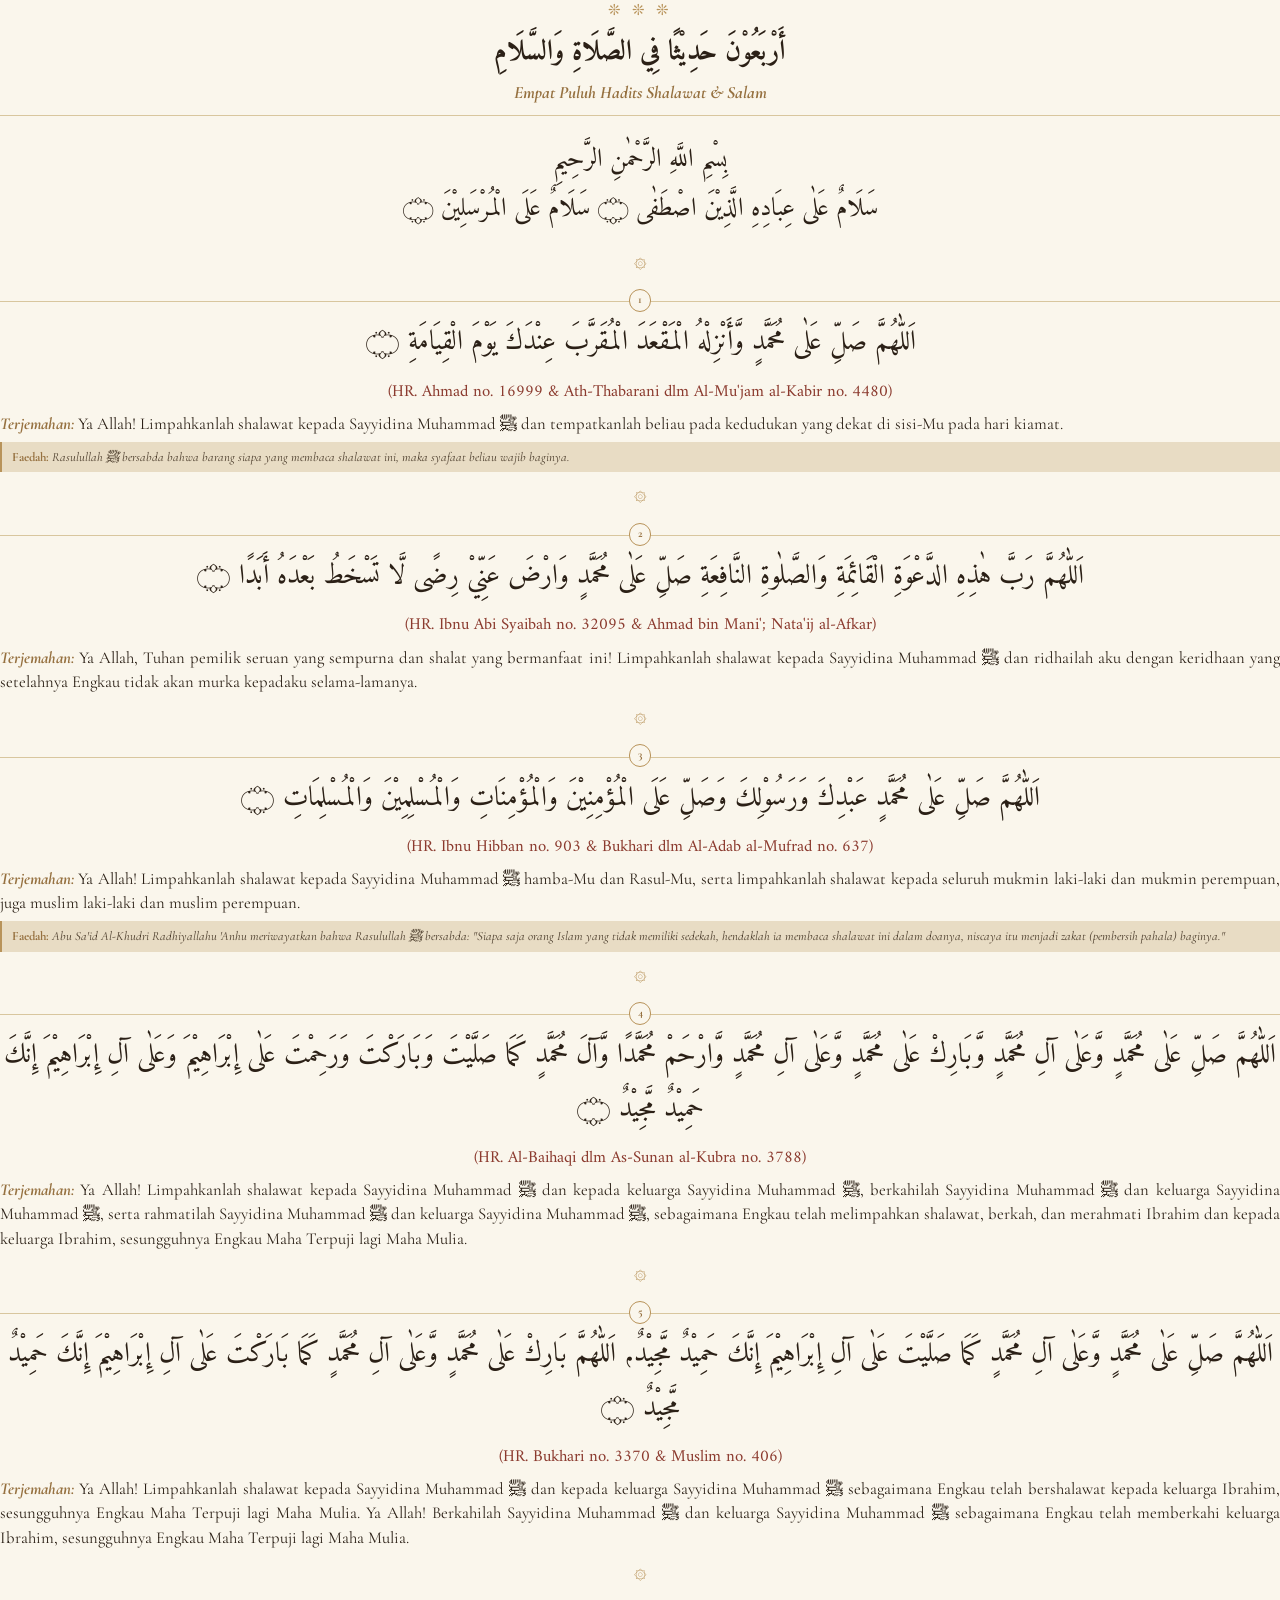
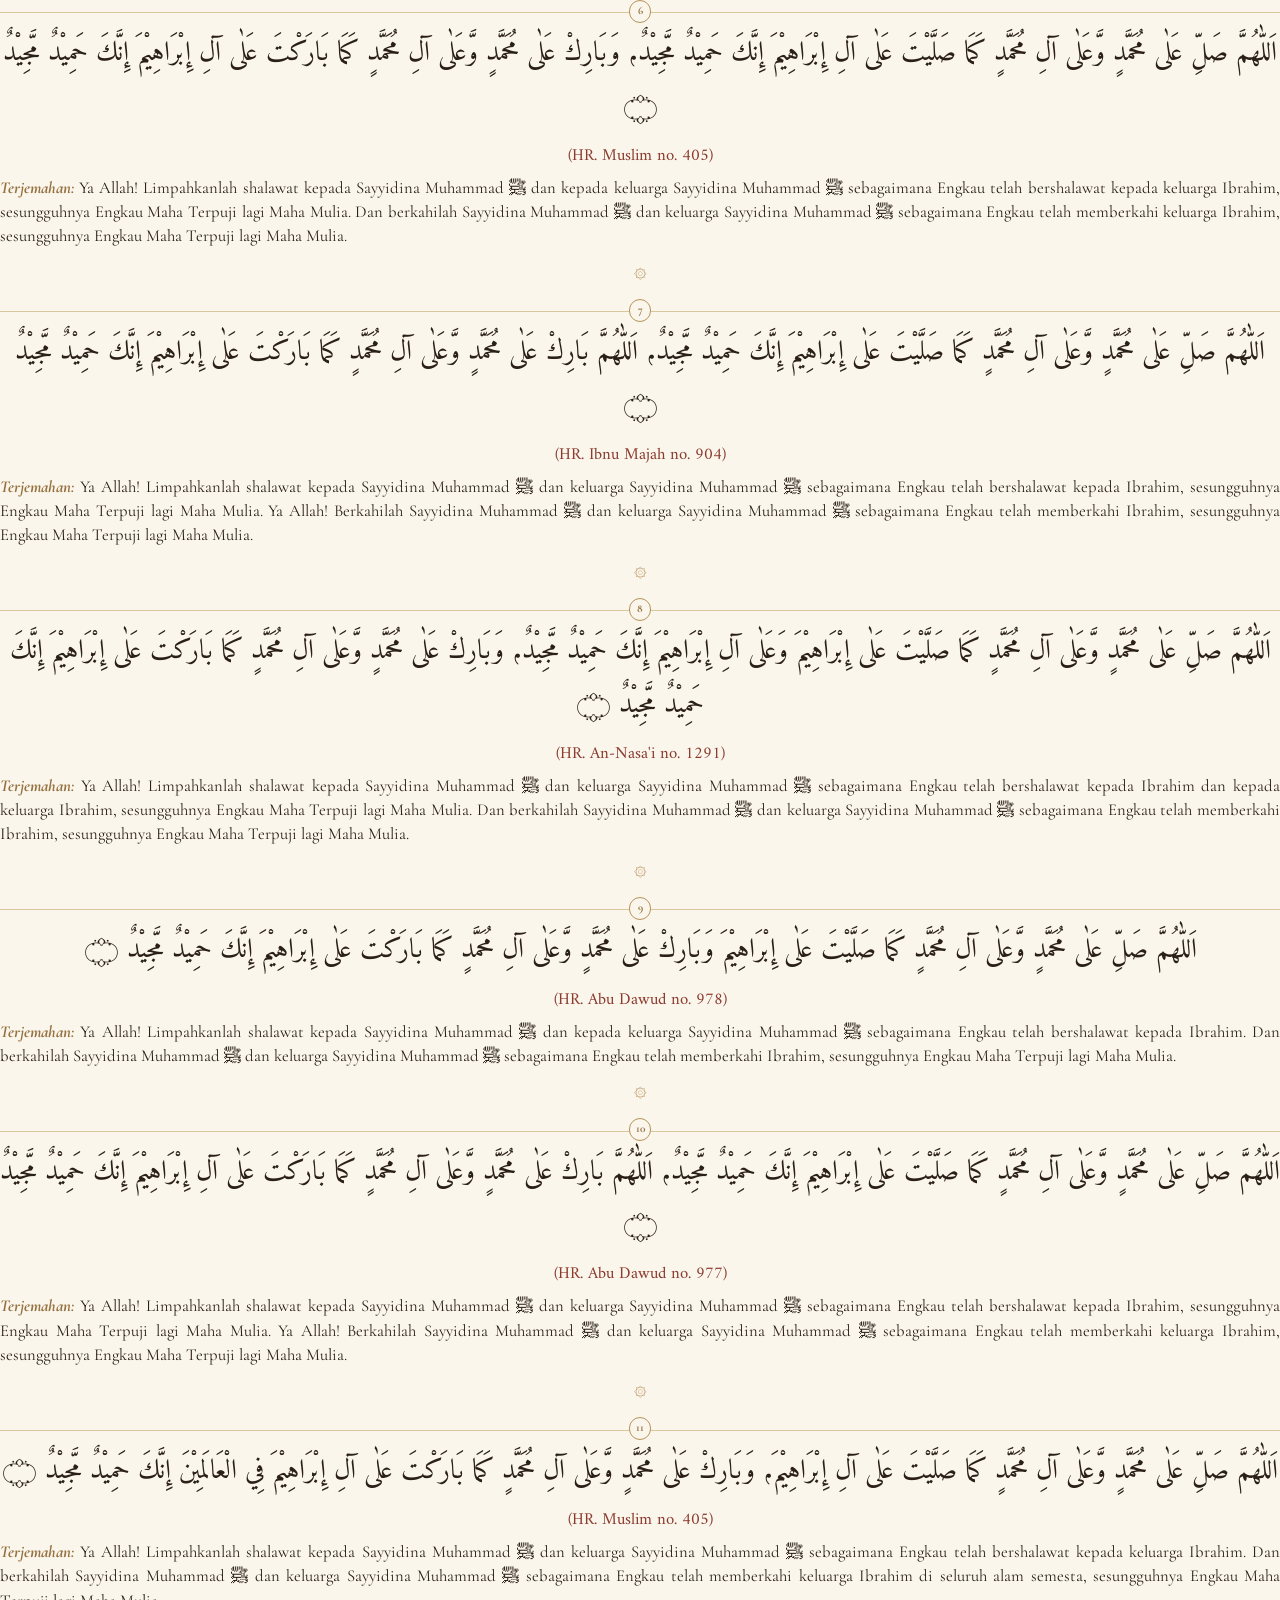
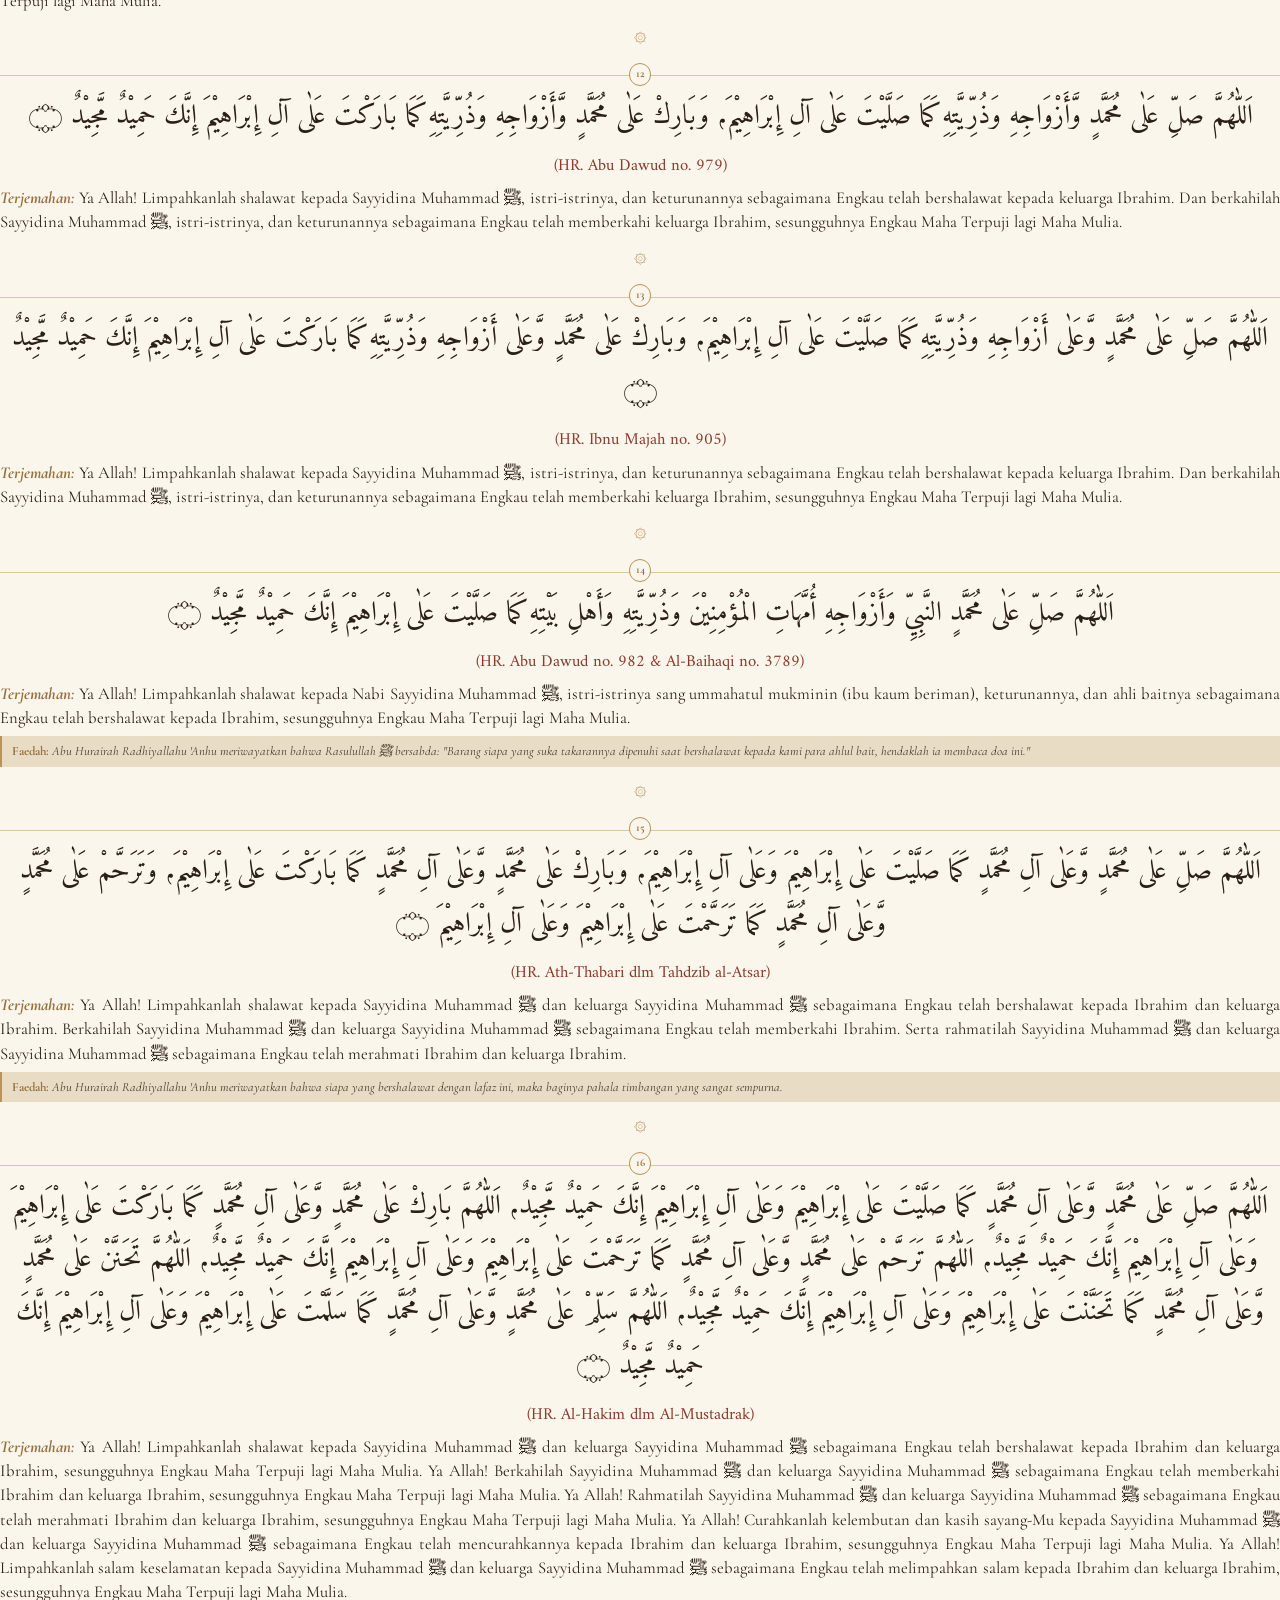
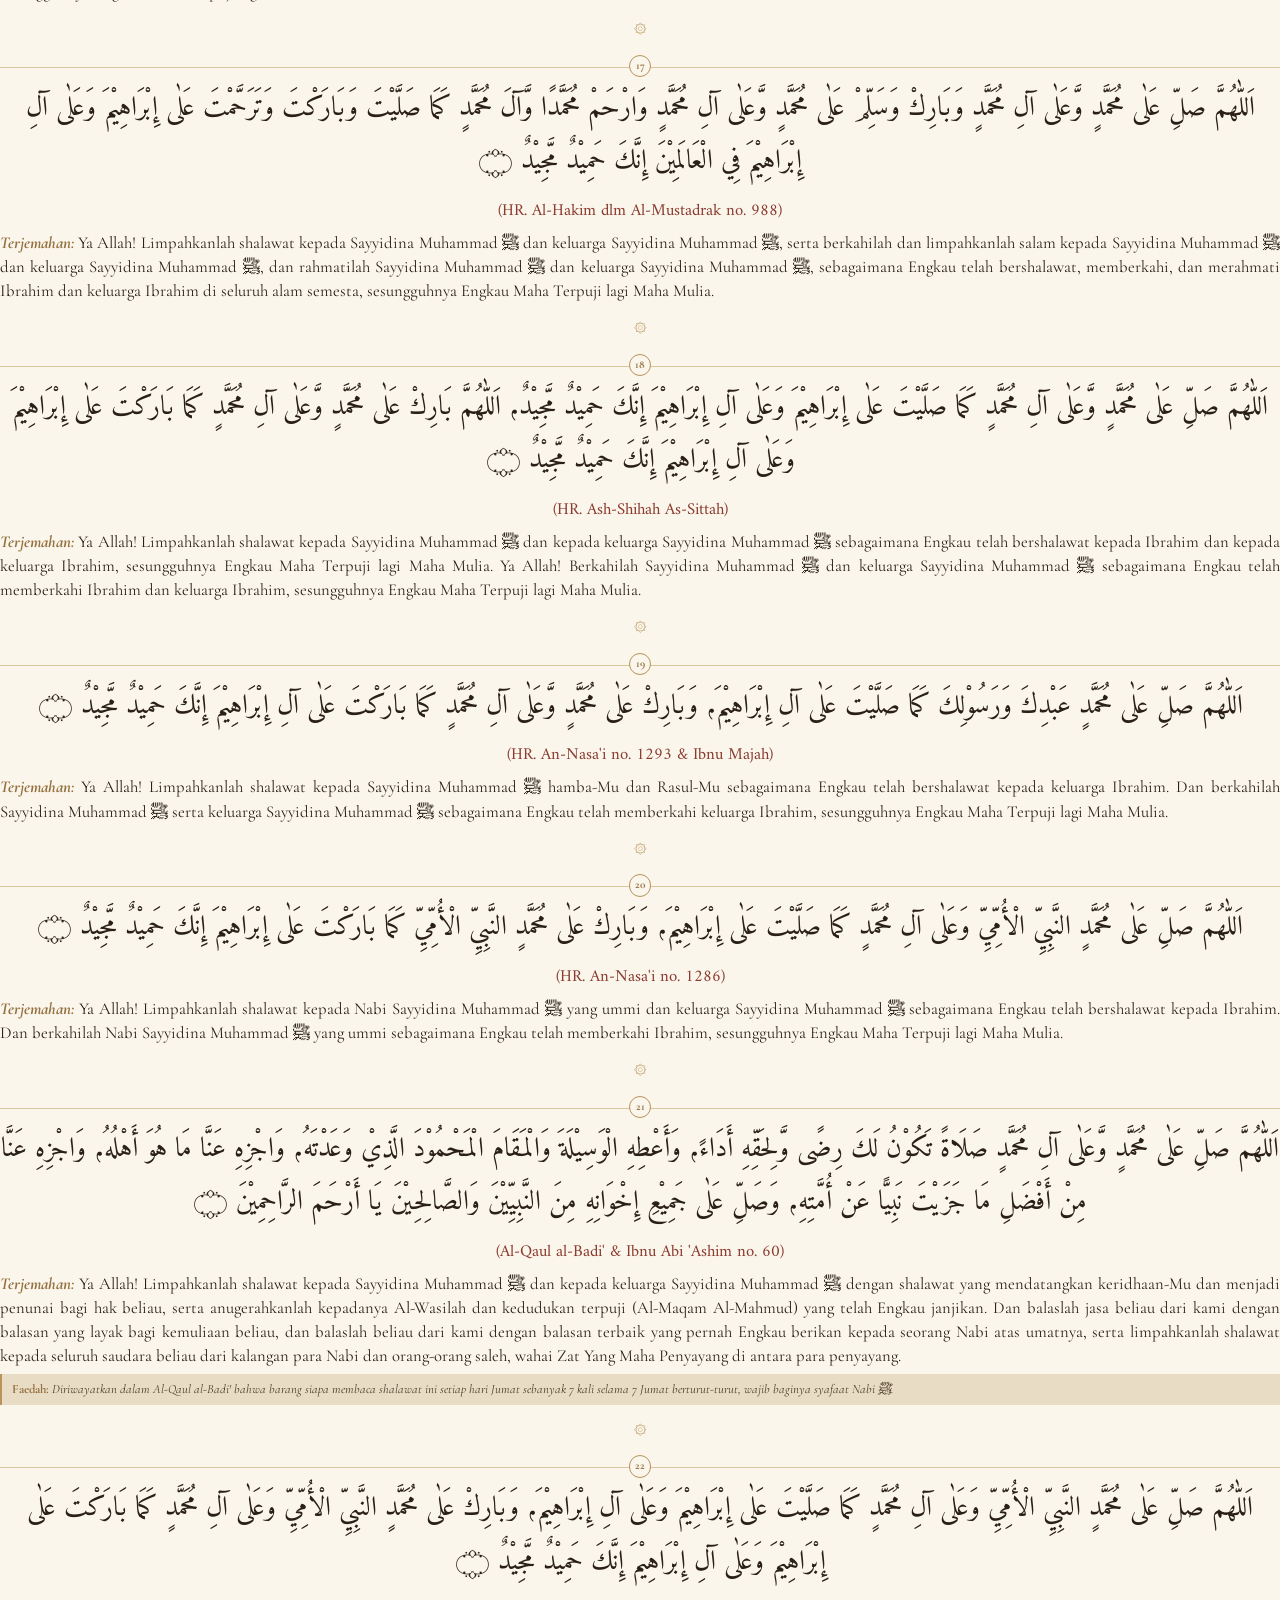
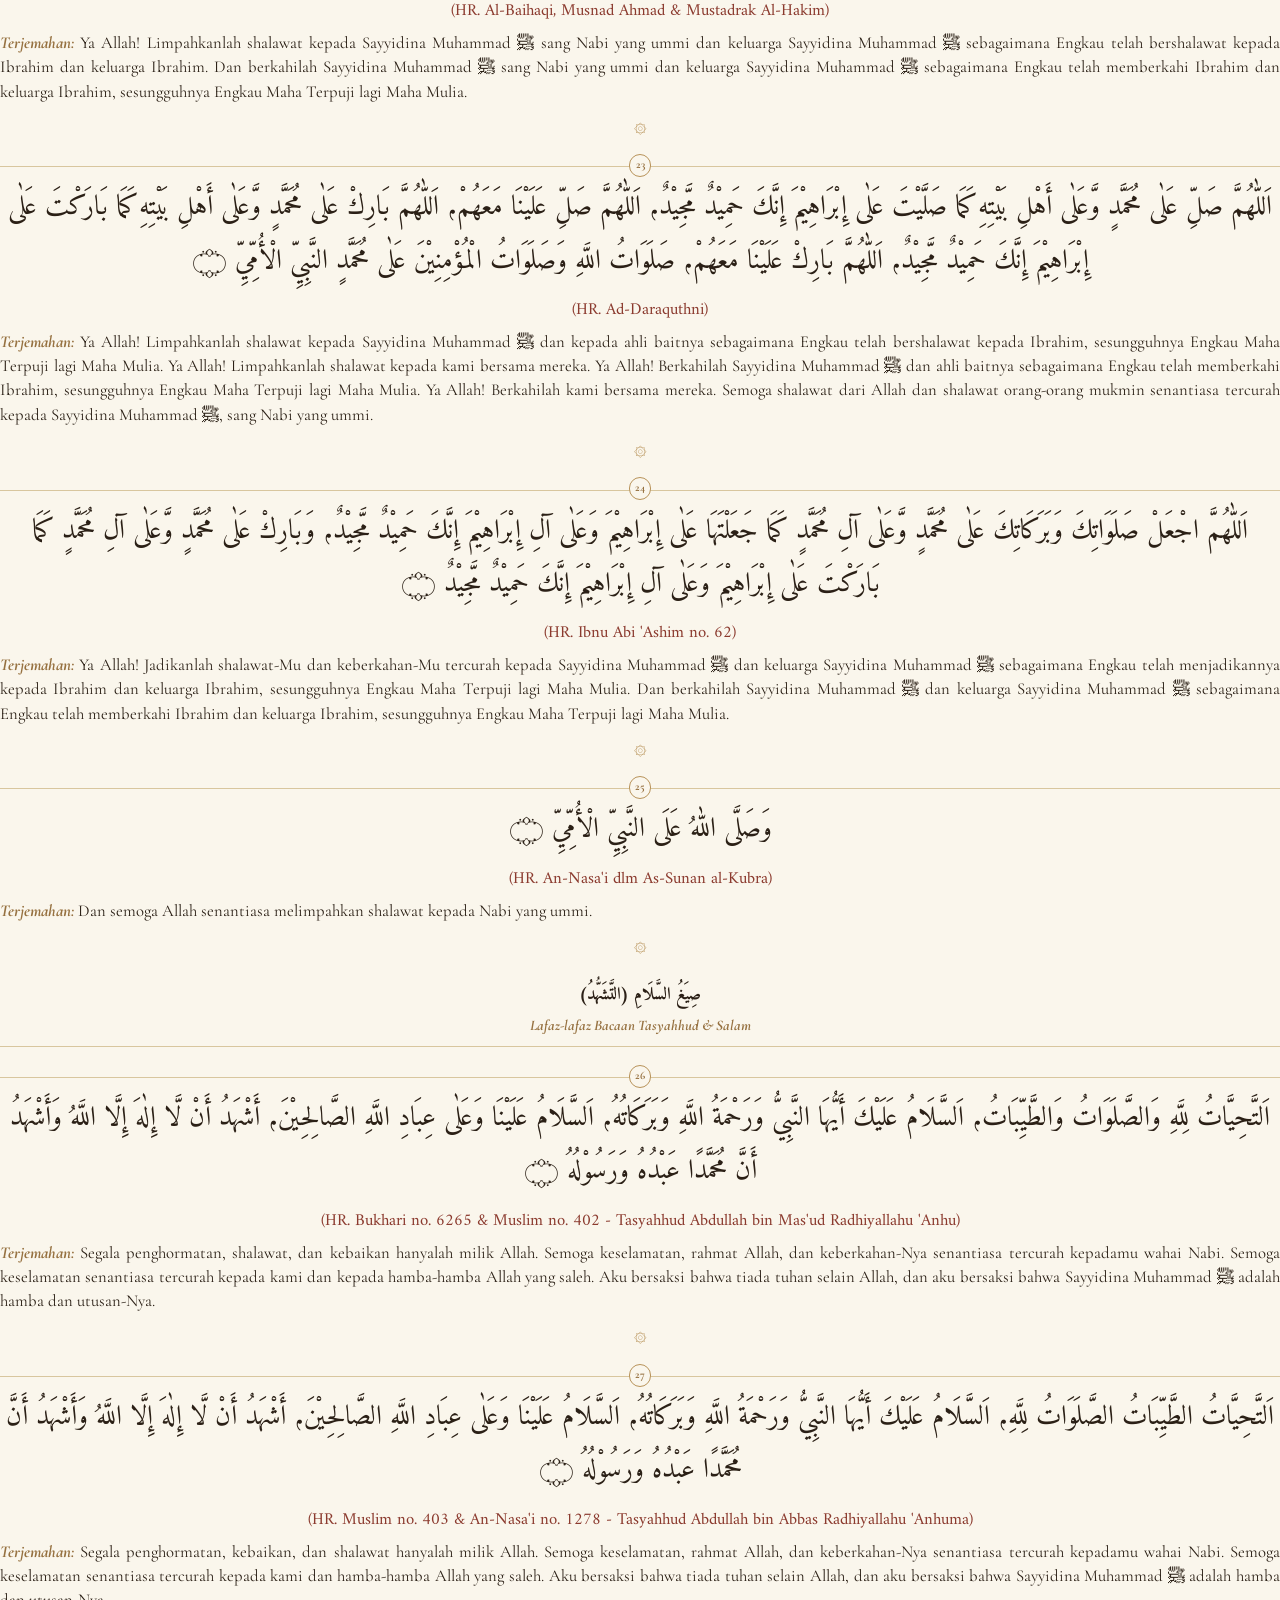
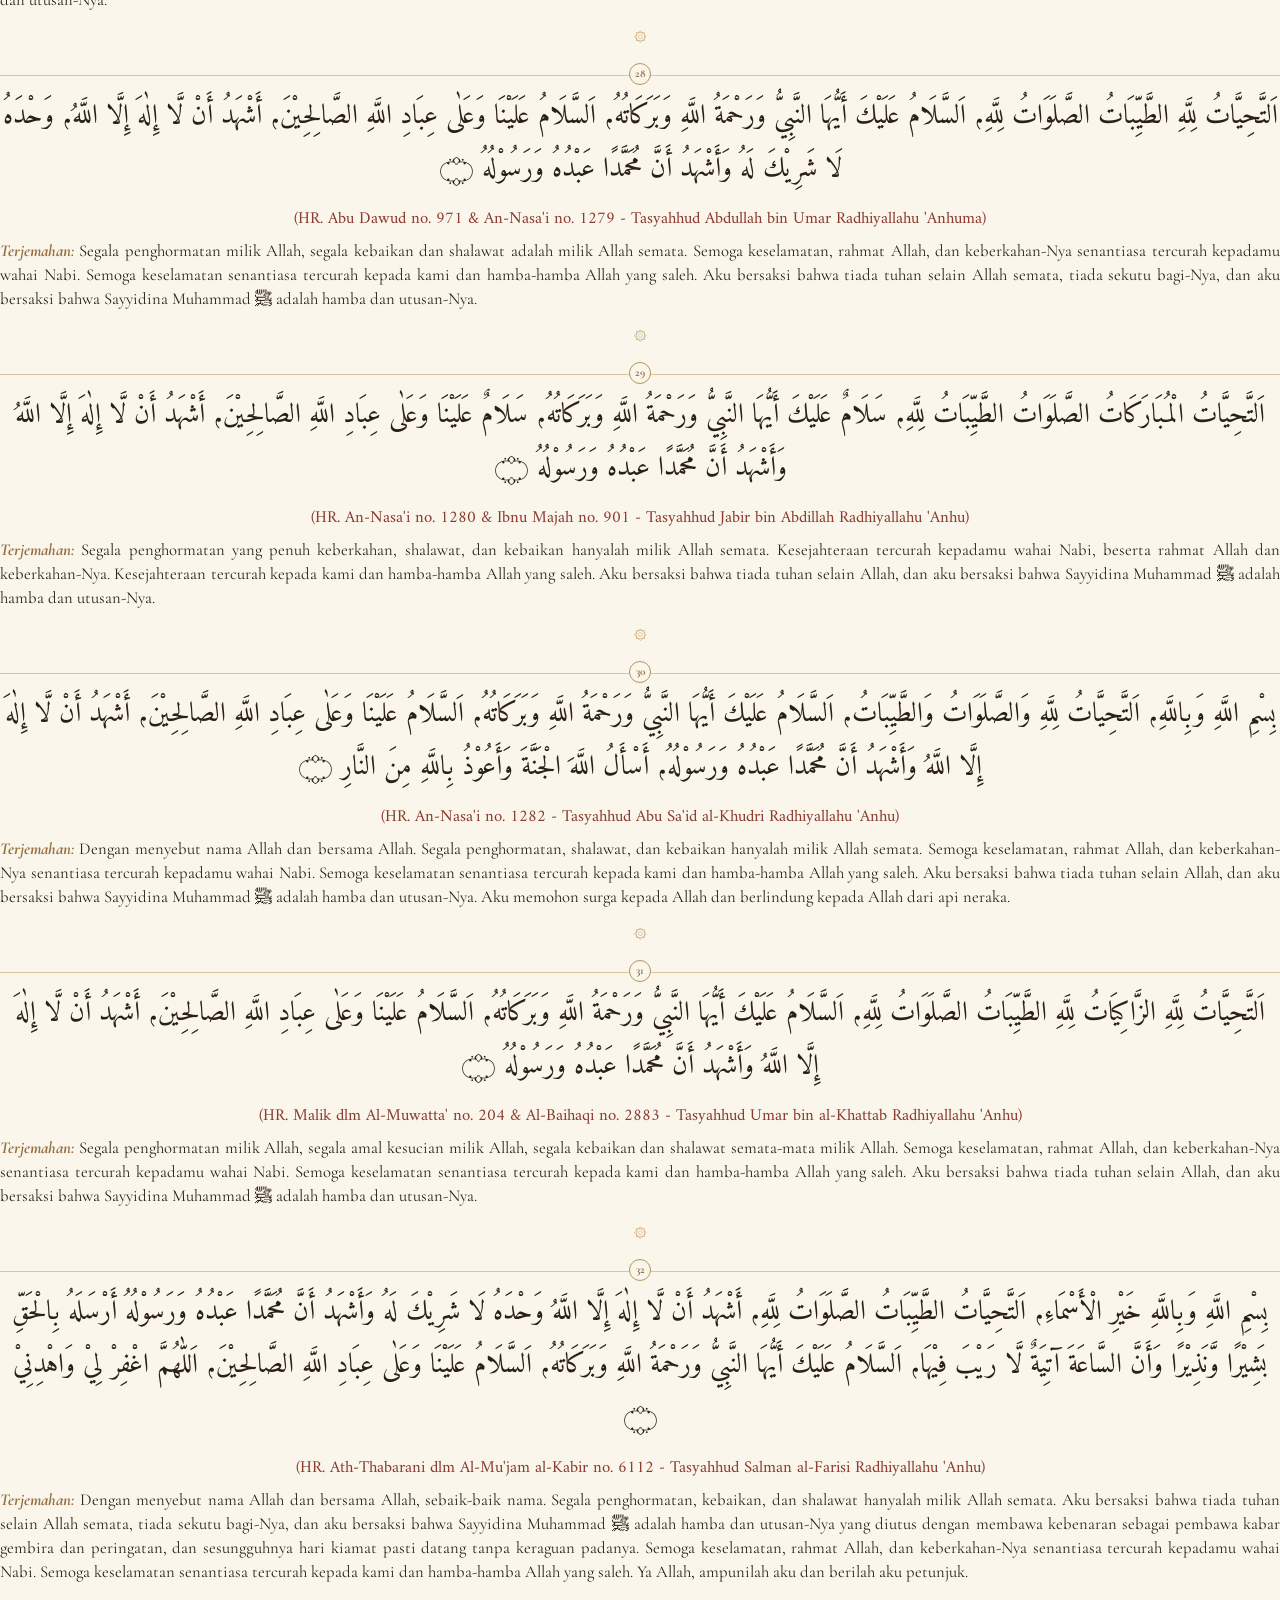
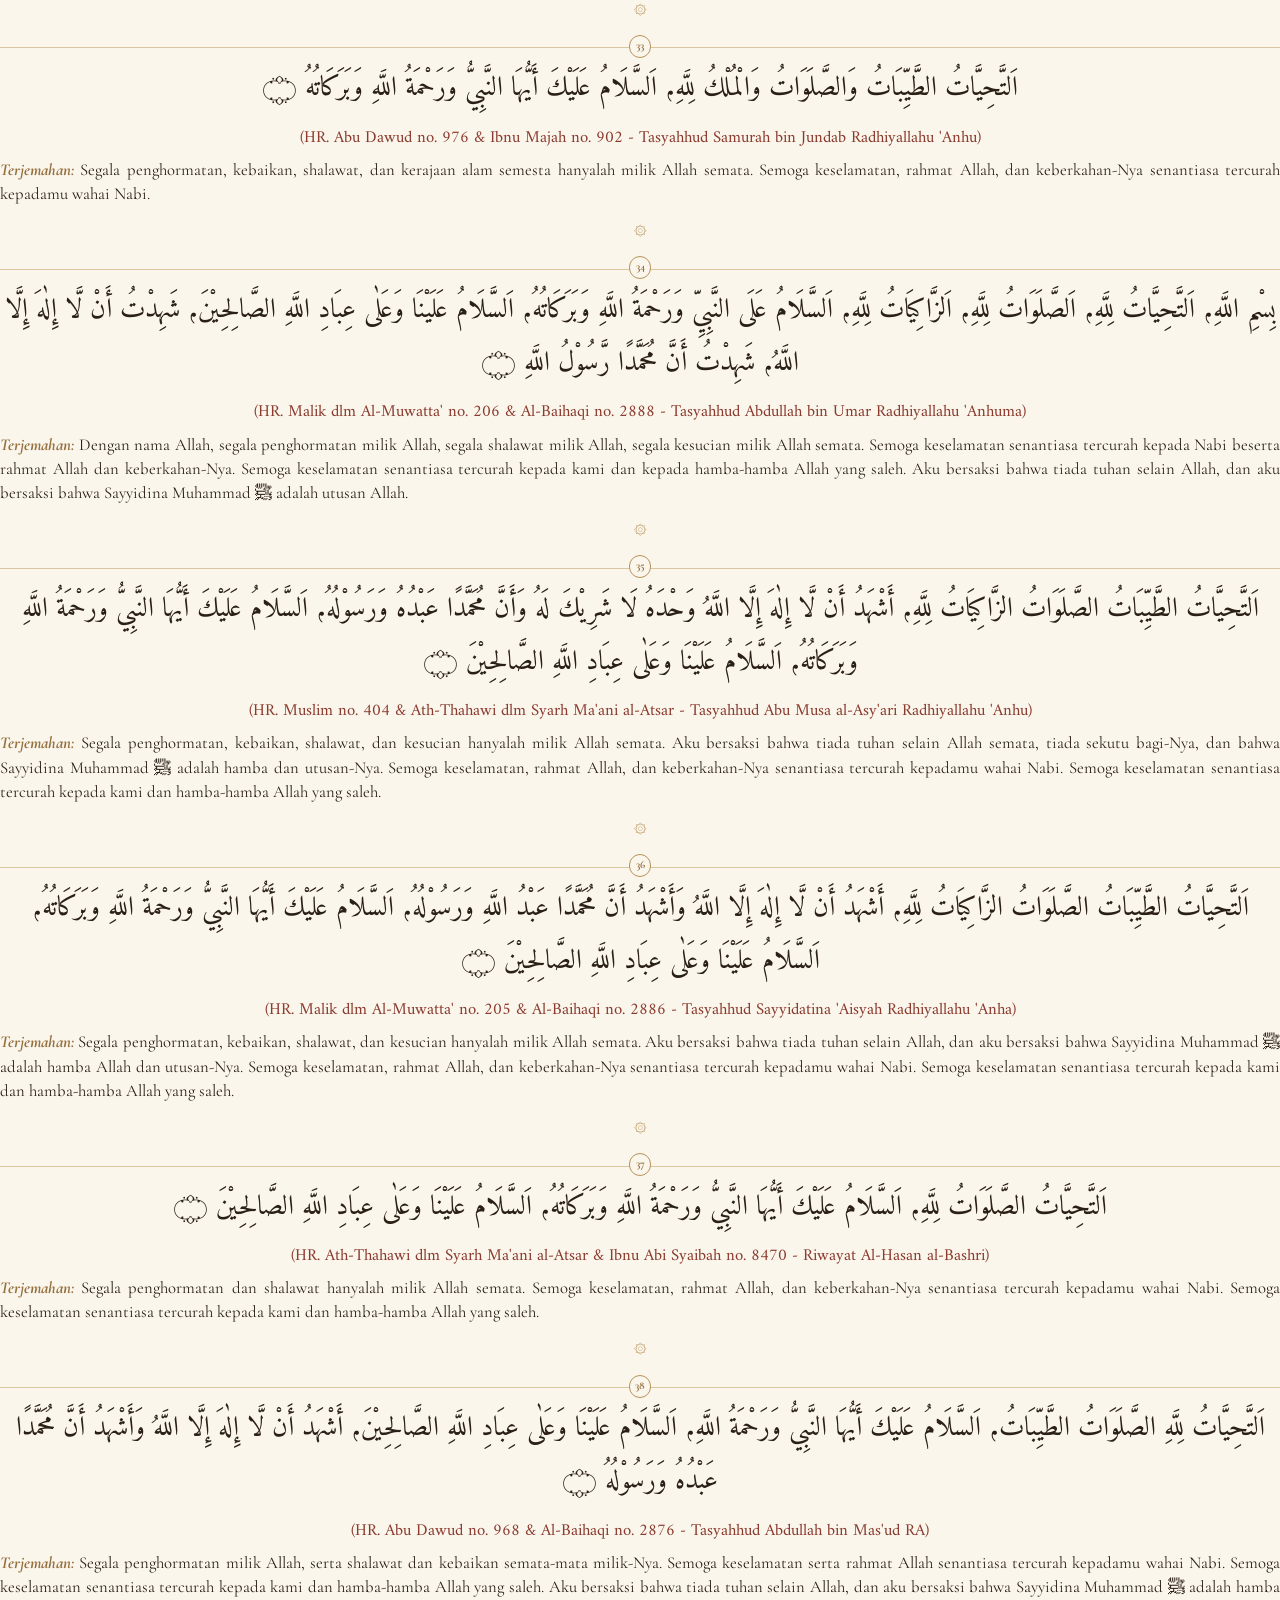
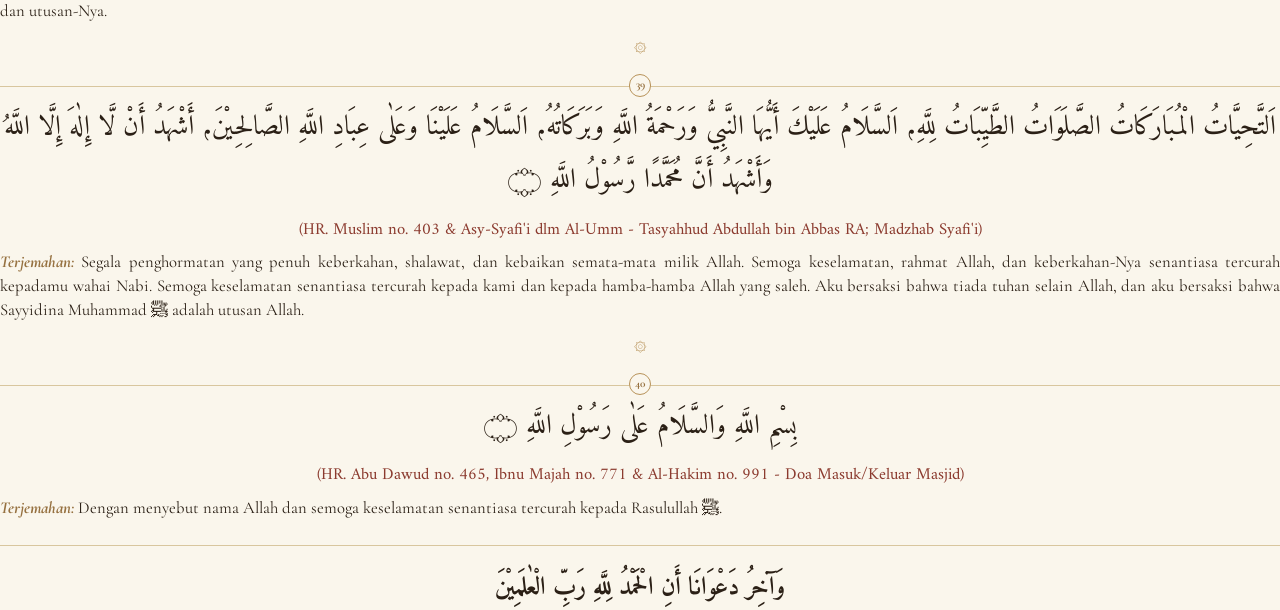
<file: html/sholawat-40.html>
<!DOCTYPE html>
<html lang="id">

<head>
    <meta charset="UTF-8">
    <title>Sholawat 40</title>
    <!-- Favicon -->
    <link rel="icon" type="image/x-icon" href="/favicon.ico">
    <link rel="icon" type="image/png" sizes="64x64" href="/pwa/icons/favicon.png">
    <link rel="icon" type="image/png" sizes="32x32" href="/favicon.png">
    <link rel="apple-touch-icon" href="/pwa/icons/apple-touch-icon.png">
    <link rel="preconnect" href="https://fonts.googleapis.com">
    <link rel="preconnect" href="https://fonts.gstatic.com" crossorigin>
    <link href="https://fonts.googleapis.com/css2?family=Amiri:ital,wght@0,400;0,700;1,400;1,700&family=Cormorant+Garamond:ital,wght@0,400;0,600;0,700;1,400;1,600;1,700&display=swap" rel="stylesheet">

    <style>
        @font-face {
            font-family: 'Amiri';
            src: local('Amiri'),
                 url('../fonts/Amiri-Regular.ttf') format('truetype'),
                 url('../Amiri-Regular.ttf') format('truetype');
            font-weight: normal;
            font-style: normal;
        }

        @font-face {
            font-family: 'Amiri';
            src: local('Amiri Bold'),
                 local('Amiri-Bold'),
                 url('../fonts/Amiri-Bold.ttf') format('truetype'),
                 url('../Amiri-Bold.ttf') format('truetype');
            font-weight: bold;
            font-style: normal;
        }

        /* Fallback / alias */
        @font-face {
            font-family: 'ArabicFont';
            src: local('Amiri'),
                 url('../fonts/Amiri-Regular.ttf') format('truetype'),
                 url('../Amiri-Regular.ttf') format('truetype');
            font-weight: normal;
            font-style: normal;
        }

        @font-face {
            font-family: 'Cormorant Garamond';
            src: local('Cormorant Garamond'),
                 url('../fonts/CormorantGaramond-Var.ttf') format('truetype');
            font-weight: normal;
            font-style: normal;
        }

        @font-face {
            font-family: 'Cormorant Garamond';
            src: local('Cormorant Garamond Italic'),
                 url('../fonts/CormorantGaramond-Italic-Var.ttf') format('truetype');
            font-weight: normal;
            font-style: italic;
        }

        @page {
            size: A5;
            margin: 14mm 15mm 13mm 15mm;
            background-color: #FAF6EC;
        }

        body {
            font-family: 'Cormorant Garamond', serif;
            font-size: 12.5pt;
            line-height: 1.45;
            color: #2B2016;
            background-color: #FAF6EC;
            margin: 0;
            padding: 0;
        }

        /* Header Bab */
        .header-bab {
            text-align: center;
            margin-bottom: 20px;
            padding-bottom: 10px;
            border-bottom: 1px solid #D8C69E;
        }

        .ornamen-top {
            color: #B8935A;
            font-size: 11pt;
            letter-spacing: 4px;
            margin-bottom: 4px;
        }

        .judul-bab-arab {
            font-family: 'Amiri', 'ArabicFont', serif;
            font-size: 21pt;
            font-weight: bold;
            color: #2B2016;
            margin: 12px 0 6px 0;
            direction: rtl;
        }

        .judul-bab-indo {
            font-style: italic;
            font-size: 13pt;
            color: #967140;
            margin: 0;
        }

        /* Mukaddimah */
        .mukaddimah {
            text-align: center;
            margin-bottom: 20px;
        }

        .mukaddimah-arab {
            font-family: 'Amiri', 'ArabicFont', serif;
            font-size: 19pt;
            line-height: 1.95;
            direction: rtl;
            color: #2B2016;
            margin-top: 10px;
            margin-bottom: 8px;
        }

        /* Blok Doa */
        .doa-blok {
            page-break-inside: auto;
            margin-bottom: 16px;
            position: relative;
        }

        /* Meta / Nomor Doa */
        .doa-header {
            text-align: center;
            margin-bottom: 8px;
            position: relative;
        }

        .nomor-doa {
            display: inline-block;
            width: 5.5mm;
            height: 5.5mm;
            line-height: 5.5mm;
            border-radius: 50%;
            background-color: #FAF6EC;
            border: 1px solid #B8935A;
            color: #967140;
            font-size: 8.5pt;
            font-weight: bold;
            text-align: center;
            margin: 0 auto;
        }

        .garis-pembatas-top {
            border-top: 1px solid #D8C69E;
            margin-top: -2.75mm;
            margin-bottom: 8px;
            z-index: -1;
        }

        /* Teks Arab */
        .teks-arab {
            font-family: 'Amiri', 'ArabicFont', serif;
            font-size: 20.5pt;
            line-height: 1.95;
            text-align: center;
            direction: rtl;
            color: #2B2016;
            margin-top: 14px;
            margin-bottom: 10px;
        }

        /* Referensi Rubrikasi */
        .referensi {
            font-family: 'Amiri', 'ArabicFont', serif;
            font-size: 12.5pt;
            color: #8B3A2E;
            text-align: center;
            direction: ltr;
            unicode-bidi: isolate;
            margin-top: 6px;
            margin-bottom: 8px;
        }

        /* Terjemahan */
        .label-terjemahan {
            font-style: italic;
            font-weight: bold;
            color: #967140;
        }

        .terjemahan {
            text-align: justify;
            margin-bottom: 6px;
            color: #2B2016;
        }

        /* Catatan / Faedah Box */
        .catatan-box {
            background-color: #E8DCC4;
            border-left: 2pt solid #B8935A;
            padding: 6px 10px;
            font-style: italic;
            color: #4A3B2A;
            margin-top: 6px;
            margin-bottom: 8px;
            font-size: 9.5pt;
        }

        .catatan-box .label-catatan {
            font-weight: bold;
            color: #967140;
            font-style: normal;
        }

        /* Pemisah Antar Doa */
        .pemisah-doa {
            text-align: center;
            color: #B8935A;
            font-size: 10pt;
            margin: 12px 0;
        }

        /* Penutup */
        .penutup-blok {
            text-align: center;
            margin-top: 25px;
            padding-top: 10px;
            border-top: 1px solid #D8C69E;
        }

        .penutup-arab {
            font-family: 'Amiri', 'ArabicFont', serif;
            font-size: 19pt;
            font-weight: bold;
            color: #2B2016;
            margin-top: 14px;
            direction: rtl;
        }
    </style>
</head>

<body>

    <!-- HEADER BAB -->
    <div class="header-bab">
        <div class="ornamen-top">❊ ❊ ❊</div>
        <h1 class="judul-bab-arab">أَرْبَعُوْنَ حَدِيْثًا فِي الصَّلَاةِ وَالسَّلَامِ</h1>
        <h2 class="judul-bab-indo">Empat Puluh Hadits Shalawat & Salam</h2>
    </div>

    <!-- MUKADDIMAH -->
    <div class="mukaddimah">
        <div class="mukaddimah-arab">
            بِسْمِ اللَّهِ الرَّحْمٰنِ الرَّحِيمِ<br>
            سَلَامٌ عَلٰى عِبَادِهِ الَّذِيْنَ اصْطَفٰى ۝ سَلَامٌ عَلَى الْمُرْسَلِيْنَ ۝
        </div>
    </div>

    <div class="pemisah-doa">۞</div>

    <!-- HADITS 1 -->
    <div class="doa-blok">
        <div class="doa-header">
            <span class="nomor-doa">1</span>
            <div class="garis-pembatas-top"></div>
        </div>
        <div class="teks-arab">
            اَللّٰهُمَّ صَلِّ عَلٰى مُحَمَّدٍ وَّأَنْزِلْهُ الْمَقْعَدَ الْمُقَرَّبَ عِنْدَكَ يَوْمَ الْقِيَامَةِ ۝
        </div>
        <div class="referensi">(HR. Ahmad no. 16999 & Ath-Thabarani dlm Al-Mu'jam al-Kabir no. 4480)</div>
        <div class="terjemahan">
            <span class="label-terjemahan">Terjemahan:</span> Ya Allah! Limpahkanlah shalawat kepada Sayyidina Muhammad ﷺ dan tempatkanlah beliau pada kedudukan yang dekat di sisi-Mu pada hari kiamat.
        </div>
        <div class="catatan-box">
            <span class="label-catatan">Faedah:</span> Rasulullah ﷺ bersabda bahwa barang siapa yang membaca shalawat ini, maka syafaat beliau wajib baginya.
        </div>
    </div>
    <div class="pemisah-doa">۞</div>
    <!-- HADITS 2 -->
    <div class="doa-blok">
        <div class="doa-header">
            <span class="nomor-doa">2</span>
            <div class="garis-pembatas-top"></div>
        </div>
        <div class="teks-arab">
            اَللّٰهُمَّ رَبَّ هٰذِهِ الدَّعْوَةِ الْقَائِمَةِ وَالصَّلٰوةِ النَّافِعَةِ صَلِّ عَلٰى مُحَمَّدٍ وَارْضَ عَنِّيْ رِضًى لَّا تَسْخَطُ بَعْدَهُ أَبَدًا ۝
        </div>
        <div class="referensi">(HR. Ibnu Abi Syaibah no. 32095 & Ahmad bin Mani'; Nata'ij al-Afkar)</div>
        <div class="terjemahan">
            <span class="label-terjemahan">Terjemahan:</span> Ya Allah, Tuhan pemilik seruan yang sempurna dan shalat yang bermanfaat ini! Limpahkanlah shalawat kepada Sayyidina Muhammad ﷺ dan ridhailah aku dengan keridhaan yang setelahnya Engkau tidak akan murka kepadaku selama-lamanya.
        </div>
    </div>
    <div class="pemisah-doa">۞</div>
    <!-- HADITS 3 -->
    <div class="doa-blok">
        <div class="doa-header">
            <span class="nomor-doa">3</span>
            <div class="garis-pembatas-top"></div>
        </div>
        <div class="teks-arab">
            اَللّٰهُمَّ صَلِّ عَلٰى مُحَمَّدٍ عَبْدِكَ وَرَسُوْلِكَ وَصَلِّ عَلَى الْمُؤْمِنِيْنَ وَالْمُؤْمِنَاتِ وَالْمُسْلِمِيْنَ وَالْمُسْلِمَاتِ ۝
        </div>
        <div class="referensi">(HR. Ibnu Hibban no. 903 & Bukhari dlm Al-Adab al-Mufrad no. 637)</div>
        <div class="terjemahan">
            <span class="label-terjemahan">Terjemahan:</span> Ya Allah! Limpahkanlah shalawat kepada Sayyidina Muhammad ﷺ hamba-Mu dan Rasul-Mu, serta limpahkanlah shalawat kepada seluruh mukmin laki-laki dan mukmin perempuan, juga muslim laki-laki dan muslim perempuan.
        </div>
        <div class="catatan-box">
            <span class="label-catatan">Faedah:</span> Abu Sa'id Al-Khudri Radhiyallahu 'Anhu meriwayatkan bahwa Rasulullah ﷺ bersabda: "Siapa saja orang Islam yang tidak memiliki sedekah, hendaklah ia membaca shalawat ini dalam doanya, niscaya itu menjadi zakat (pembersih pahala) baginya."
        </div>
    </div>
    <div class="pemisah-doa">۞</div>
    <!-- HADITS 4 -->
    <div class="doa-blok">
        <div class="doa-header">
            <span class="nomor-doa">4</span>
            <div class="garis-pembatas-top"></div>
        </div>
        <div class="teks-arab">
            اَللّٰهُمَّ صَلِّ عَلٰى مُحَمَّدٍ وَّعَلٰى آلِ مُحَمَّدٍ وَّبَارِكْ عَلٰى مُحَمَّدٍ وَّعَلٰى آلِ مُحَمَّدٍ وَّارْحَمْ مُحَمَّدًا وَّآلَ مُحَمَّدٍ كَمَا صَلَّيْتَ وَبَارَكْتَ وَرَحِمْتَ عَلٰى إِبْرَاهِيْمَ وَعَلٰى آلِ إِبْرَاهِيْمَ إِنَّكَ حَمِيْدٌ مَّجِيْدٌ ۝
        </div>
        <div class="referensi">(HR. Al-Baihaqi dlm As-Sunan al-Kubra no. 3788)</div>
        <div class="terjemahan">
            <span class="label-terjemahan">Terjemahan:</span> Ya Allah! Limpahkanlah shalawat kepada Sayyidina Muhammad ﷺ dan kepada keluarga Sayyidina Muhammad ﷺ, berkahilah Sayyidina Muhammad ﷺ dan keluarga Sayyidina Muhammad ﷺ, serta rahmatilah Sayyidina Muhammad ﷺ dan keluarga Sayyidina Muhammad ﷺ, sebagaimana Engkau telah melimpahkan shalawat, berkah, dan merahmati Ibrahim dan kepada keluarga Ibrahim, sesungguhnya Engkau Maha Terpuji lagi Maha Mulia.
        </div>
    </div>
    <div class="pemisah-doa">۞</div>
    <!-- HADITS 5 -->
    <div class="doa-blok">
        <div class="doa-header">
            <span class="nomor-doa">5</span>
            <div class="garis-pembatas-top"></div>
        </div>
        <div class="teks-arab">
            اَللّٰهُمَّ صَلِّ عَلٰى مُحَمَّدٍ وَّعَلٰى آلِ مُحَمَّدٍ كَمَا صَلَّيْتَ عَلٰى آلِ إِبْرَاهِيْمَ إِنَّكَ حَمِيْدٌ مَّجِيْدٌ، اَللّٰهُمَّ بَارِكْ عَلٰى مُحَمَّدٍ وَّعَلٰى آلِ مُحَمَّدٍ كَمَا بَارَكْتَ عَلٰى آلِ إِبْرَاهِيْمَ إِنَّكَ حَمِيْدٌ مَّجِيْدٌ ۝
        </div>
        <div class="referensi">(HR. Bukhari no. 3370 & Muslim no. 406)</div>
        <div class="terjemahan">
            <span class="label-terjemahan">Terjemahan:</span> Ya Allah! Limpahkanlah shalawat kepada Sayyidina Muhammad ﷺ dan kepada keluarga Sayyidina Muhammad ﷺ sebagaimana Engkau telah bershalawat kepada keluarga Ibrahim, sesungguhnya Engkau Maha Terpuji lagi Maha Mulia. Ya Allah! Berkahilah Sayyidina Muhammad ﷺ dan keluarga Sayyidina Muhammad ﷺ sebagaimana Engkau telah memberkahi keluarga Ibrahim, sesungguhnya Engkau Maha Terpuji lagi Maha Mulia.
        </div>
    </div>
    <div class="pemisah-doa">۞</div>
    <!-- HADITS 6 -->
    <div class="doa-blok">
        <div class="doa-header">
            <span class="nomor-doa">6</span>
            <div class="garis-pembatas-top"></div>
        </div>
        <div class="teks-arab">
            اَللّٰهُمَّ صَلِّ عَلٰى مُحَمَّدٍ وَّعَلٰى آلِ مُحَمَّدٍ كَمَا صَلَّيْتَ عَلٰى آلِ إِبْرَاهِيْمَ إِنَّكَ حَمِيْدٌ مَّجِيْدٌ، وَبَارِكْ عَلٰى مُحَمَّدٍ وَّعَلٰى آلِ مُحَمَّدٍ كَمَا بَارَكْتَ عَلٰى آلِ إِبْرَاهِيْمَ إِنَّكَ حَمِيْدٌ مَّجِيْدٌ ۝
        </div>
        <div class="referensi">(HR. Muslim no. 405)</div>
        <div class="terjemahan">
            <span class="label-terjemahan">Terjemahan:</span> Ya Allah! Limpahkanlah shalawat kepada Sayyidina Muhammad ﷺ dan kepada keluarga Sayyidina Muhammad ﷺ sebagaimana Engkau telah bershalawat kepada keluarga Ibrahim, sesungguhnya Engkau Maha Terpuji lagi Maha Mulia. Dan berkahilah Sayyidina Muhammad ﷺ dan keluarga Sayyidina Muhammad ﷺ sebagaimana Engkau telah memberkahi keluarga Ibrahim, sesungguhnya Engkau Maha Terpuji lagi Maha Mulia.
        </div>
    </div>
    <div class="pemisah-doa">۞</div>
    <!-- HADITS 7 -->
    <div class="doa-blok">
        <div class="doa-header">
            <span class="nomor-doa">7</span>
            <div class="garis-pembatas-top"></div>
        </div>
        <div class="teks-arab">
            اَللّٰهُمَّ صَلِّ عَلٰى مُحَمَّدٍ وَّعَلٰى آلِ مُحَمَّدٍ كَمَا صَلَّيْتَ عَلٰى إِبْرَاهِيْمَ إِنَّكَ حَمِيْدٌ مَّجِيْدٌ، اَللّٰهُمَّ بَارِكْ عَلٰى مُحَمَّدٍ وَّعَلٰى آلِ مُحَمَّدٍ كَمَا بَارَكْتَ عَلٰى إِبْرَاهِيْمَ إِنَّكَ حَمِيْدٌ مَّجِيْدٌ ۝
        </div>
        <div class="referensi">(HR. Ibnu Majah no. 904)</div>
        <div class="terjemahan">
            <span class="label-terjemahan">Terjemahan:</span> Ya Allah! Limpahkanlah shalawat kepada Sayyidina Muhammad ﷺ dan keluarga Sayyidina Muhammad ﷺ sebagaimana Engkau telah bershalawat kepada Ibrahim, sesungguhnya Engkau Maha Terpuji lagi Maha Mulia. Ya Allah! Berkahilah Sayyidina Muhammad ﷺ dan keluarga Sayyidina Muhammad ﷺ sebagaimana Engkau telah memberkahi Ibrahim, sesungguhnya Engkau Maha Terpuji lagi Maha Mulia.
        </div>
    </div>
    <div class="pemisah-doa">۞</div>
    <!-- HADITS 8 -->
    <div class="doa-blok">
        <div class="doa-header">
            <span class="nomor-doa">8</span>
            <div class="garis-pembatas-top"></div>
        </div>
        <div class="teks-arab">
            اَللّٰهُمَّ صَلِّ عَلٰى مُحَمَّدٍ وَّعَلٰى آلِ مُحَمَّدٍ كَمَا صَلَّيْتَ عَلٰى إِبْرَاهِيْمَ وَعَلٰى آلِ إِبْرَاهِيْمَ إِنَّكَ حَمِيْدٌ مَّجِيْدٌ، وَبَارِكْ عَلٰى مُحَمَّدٍ وَّعَلٰى آلِ مُحَمَّدٍ كَمَا بَارَكْتَ عَلٰى إِبْرَاهِيْمَ إِنَّكَ حَمِيْدٌ مَّجِيْدٌ ۝
        </div>
        <div class="referensi">(HR. An-Nasa'i no. 1291)</div>
        <div class="terjemahan">
            <span class="label-terjemahan">Terjemahan:</span> Ya Allah! Limpahkanlah shalawat kepada Sayyidina Muhammad ﷺ dan keluarga Sayyidina Muhammad ﷺ sebagaimana Engkau telah bershalawat kepada Ibrahim dan kepada keluarga Ibrahim, sesungguhnya Engkau Maha Terpuji lagi Maha Mulia. Dan berkahilah Sayyidina Muhammad ﷺ dan keluarga Sayyidina Muhammad ﷺ sebagaimana Engkau telah memberkahi Ibrahim, sesungguhnya Engkau Maha Terpuji lagi Maha Mulia.
        </div>
    </div>
    <div class="pemisah-doa">۞</div>
    <!-- HADITS 9 -->
    <div class="doa-blok">
        <div class="doa-header">
            <span class="nomor-doa">9</span>
            <div class="garis-pembatas-top"></div>
        </div>
        <div class="teks-arab">
            اَللّٰهُمَّ صَلِّ عَلٰى مُحَمَّدٍ وَّعَلٰى آلِ مُحَمَّدٍ كَمَا صَلَّيْتَ عَلٰى إِبْرَاهِيْمَ وَبَارِكْ عَلٰى مُحَمَّدٍ وَّعَلٰى آلِ مُحَمَّدٍ كَمَا بَارَكْتَ عَلٰى إِبْرَاهِيْمَ إِنَّكَ حَمِيْدٌ مَّجِيْدٌ ۝
        </div>
        <div class="referensi">(HR. Abu Dawud no. 978)</div>
        <div class="terjemahan">
            <span class="label-terjemahan">Terjemahan:</span> Ya Allah! Limpahkanlah shalawat kepada Sayyidina Muhammad ﷺ dan kepada keluarga Sayyidina Muhammad ﷺ sebagaimana Engkau telah bershalawat kepada Ibrahim. Dan berkahilah Sayyidina Muhammad ﷺ dan keluarga Sayyidina Muhammad ﷺ sebagaimana Engkau telah memberkahi Ibrahim, sesungguhnya Engkau Maha Terpuji lagi Maha Mulia.
        </div>
    </div>
    <div class="pemisah-doa">۞</div>
    <!-- HADITS 10 -->
    <div class="doa-blok">
        <div class="doa-header">
            <span class="nomor-doa">10</span>
            <div class="garis-pembatas-top"></div>
        </div>
        <div class="teks-arab">
            اَللّٰهُمَّ صَلِّ عَلٰى مُحَمَّدٍ وَّعَلٰى آلِ مُحَمَّدٍ كَمَا صَلَّيْتَ عَلٰى إِبْرَاهِيْمَ إِنَّكَ حَمِيْدٌ مَّجِيْدٌ، اَللّٰهُمَّ بَارِكْ عَلٰى مُحَمَّدٍ وَّعَلٰى آلِ مُحَمَّدٍ كَمَا بَارَكْتَ عَلٰى آلِ إِبْرَاهِيْمَ إِنَّكَ حَمِيْدٌ مَّجِيْدٌ ۝
        </div>
        <div class="referensi">(HR. Abu Dawud no. 977)</div>
        <div class="terjemahan">
            <span class="label-terjemahan">Terjemahan:</span> Ya Allah! Limpahkanlah shalawat kepada Sayyidina Muhammad ﷺ dan keluarga Sayyidina Muhammad ﷺ sebagaimana Engkau telah bershalawat kepada Ibrahim, sesungguhnya Engkau Maha Terpuji lagi Maha Mulia. Ya Allah! Berkahilah Sayyidina Muhammad ﷺ dan keluarga Sayyidina Muhammad ﷺ sebagaimana Engkau telah memberkahi keluarga Ibrahim, sesungguhnya Engkau Maha Terpuji lagi Maha Mulia.
        </div>
    </div>
    <div class="pemisah-doa">۞</div>
    <!-- HADITS 11 -->
    <div class="doa-blok">
        <div class="doa-header">
            <span class="nomor-doa">11</span>
            <div class="garis-pembatas-top"></div>
        </div>
        <div class="teks-arab">
            اَللّٰهُمَّ صَلِّ عَلٰى مُحَمَّدٍ وَّعَلٰى آلِ مُحَمَّدٍ كَمَا صَلَّيْتَ عَلٰى آلِ إِبْرَاهِيْمَ، وَبَارِكْ عَلٰى مُحَمَّدٍ وَّعَلٰى آلِ مُحَمَّدٍ كَمَا بَارَكْتَ عَلٰى آلِ إِبْرَاهِيْمَ فِي الْعَالَمِيْنَ إِنَّكَ حَمِيْدٌ مَّجِيْدٌ ۝
        </div>
        <div class="referensi">(HR. Muslim no. 405)</div>
        <div class="terjemahan">
            <span class="label-terjemahan">Terjemahan:</span> Ya Allah! Limpahkanlah shalawat kepada Sayyidina Muhammad ﷺ dan keluarga Sayyidina Muhammad ﷺ sebagaimana Engkau telah bershalawat kepada keluarga Ibrahim. Dan berkahilah Sayyidina Muhammad ﷺ dan keluarga Sayyidina Muhammad ﷺ sebagaimana Engkau telah memberkahi keluarga Ibrahim di seluruh alam semesta, sesungguhnya Engkau Maha Terpuji lagi Maha Mulia.
        </div>
    </div>
    <div class="pemisah-doa">۞</div>
    <!-- HADITS 12 -->
    <div class="doa-blok">
        <div class="doa-header">
            <span class="nomor-doa">12</span>
            <div class="garis-pembatas-top"></div>
        </div>
        <div class="teks-arab">
            اَللّٰهُمَّ صَلِّ عَلٰى مُحَمَّدٍ وَّأَزْوَاجِهِ وَذُرِّيَّتِهِ كَمَا صَلَّيْتَ عَلٰى آلِ إِبْرَاهِيْمَ، وَبَارِكْ عَلٰى مُحَمَّدٍ وَّأَزْوَاجِهِ وَذُرِّيَّتِهِ كَمَا بَارَكْتَ عَلٰى آلِ إِبْرَاهِيْمَ إِنَّكَ حَمِيْدٌ مَّجِيْدٌ ۝
        </div>
        <div class="referensi">(HR. Abu Dawud no. 979)</div>
        <div class="terjemahan">
            <span class="label-terjemahan">Terjemahan:</span> Ya Allah! Limpahkanlah shalawat kepada Sayyidina Muhammad ﷺ, istri-istrinya, dan keturunannya sebagaimana Engkau telah bershalawat kepada keluarga Ibrahim. Dan berkahilah Sayyidina Muhammad ﷺ, istri-istrinya, dan keturunannya sebagaimana Engkau telah memberkahi keluarga Ibrahim, sesungguhnya Engkau Maha Terpuji lagi Maha Mulia.
        </div>
    </div>
    <div class="pemisah-doa">۞</div>
    <!-- HADITS 13 -->
    <div class="doa-blok">
        <div class="doa-header">
            <span class="nomor-doa">13</span>
            <div class="garis-pembatas-top"></div>
        </div>
        <div class="teks-arab">
            اَللّٰهُمَّ صَلِّ عَلٰى مُحَمَّدٍ وَّعَلٰى أَزْوَاجِهِ وَذُرِّيَّتِهِ كَمَا صَلَّيْتَ عَلٰى آلِ إِبْرَاهِيْمَ، وَبَارِكْ عَلٰى مُحَمَّدٍ وَّعَلٰى أَزْوَاجِهِ وَذُرِّيَّتِهِ كَمَا بَارَكْتَ عَلٰى آلِ إِبْرَاهِيْمَ إِنَّكَ حَمِيْدٌ مَّجِيْدٌ ۝
        </div>
        <div class="referensi">(HR. Ibnu Majah no. 905)</div>
        <div class="terjemahan">
            <span class="label-terjemahan">Terjemahan:</span> Ya Allah! Limpahkanlah shalawat kepada Sayyidina Muhammad ﷺ, istri-istrinya, dan keturunannya sebagaimana Engkau telah bershalawat kepada keluarga Ibrahim. Dan berkahilah Sayyidina Muhammad ﷺ, istri-istrinya, dan keturunannya sebagaimana Engkau telah memberkahi keluarga Ibrahim, sesungguhnya Engkau Maha Terpuji lagi Maha Mulia.
        </div>
    </div>
    <div class="pemisah-doa">۞</div>
    <!-- HADITS 14 -->
    <div class="doa-blok">
        <div class="doa-header">
            <span class="nomor-doa">14</span>
            <div class="garis-pembatas-top"></div>
        </div>
        <div class="teks-arab">
            اَللّٰهُمَّ صَلِّ عَلٰى مُحَمَّدٍ النَّبِيِّ وَأَزْوَاجِهِ أُمَّهَاتِ الْمُؤْمِنِيْنَ وَذُرِّيَّتِهِ وَأَهْلِ بَيْتِهِ كَمَا صَلَّيْتَ عَلٰى إِبْرَاهِيْمَ إِنَّكَ حَمِيْدٌ مَّجِيْدٌ ۝
        </div>
        <div class="referensi">(HR. Abu Dawud no. 982 & Al-Baihaqi no. 3789)</div>
        <div class="terjemahan">
            <span class="label-terjemahan">Terjemahan:</span> Ya Allah! Limpahkanlah shalawat kepada Nabi Sayyidina Muhammad ﷺ, istri-istrinya sang ummahatul mukminin (ibu kaum beriman), keturunannya, dan ahli baitnya sebagaimana Engkau telah bershalawat kepada Ibrahim, sesungguhnya Engkau Maha Terpuji lagi Maha Mulia.
        </div>
        <div class="catatan-box">
            <span class="label-catatan">Faedah:</span> Abu Hurairah Radhiyallahu 'Anhu meriwayatkan bahwa Rasulullah ﷺ bersabda: "Barang siapa yang suka takarannya dipenuhi saat bershalawat kepada kami para ahlul bait, hendaklah ia membaca doa ini."
        </div>
    </div>
    <div class="pemisah-doa">۞</div>
    <!-- HADITS 15 -->
    <div class="doa-blok">
        <div class="doa-header">
            <span class="nomor-doa">15</span>
            <div class="garis-pembatas-top"></div>
        </div>
        <div class="teks-arab">
            اَللّٰهُمَّ صَلِّ عَلٰى مُحَمَّدٍ وَّعَلٰى آلِ مُحَمَّدٍ كَمَا صَلَّيْتَ عَلٰى إِبْرَاهِيْمَ وَعَلٰى آلِ إِبْرَاهِيْمَ، وَبَارِكْ عَلٰى مُحَمَّدٍ وَّعَلٰى آلِ مُحَمَّدٍ كَمَا بَارَكْتَ عَلٰى إِبْرَاهِيْمَ، وَتَرَحَّمْ عَلٰى مُحَمَّدٍ وَّعَلٰى آلِ مُحَمَّدٍ كَمَا تَرَحَّمْتَ عَلٰى إِبْرَاهِيْمَ وَعَلٰى آلِ إِبْرَاهِيْمَ ۝
        </div>
        <div class="referensi">(HR. Ath-Thabari dlm Tahdzib al-Atsar)</div>
        <div class="terjemahan">
            <span class="label-terjemahan">Terjemahan:</span> Ya Allah! Limpahkanlah shalawat kepada Sayyidina Muhammad ﷺ dan keluarga Sayyidina Muhammad ﷺ sebagaimana Engkau telah bershalawat kepada Ibrahim dan keluarga Ibrahim. Berkahilah Sayyidina Muhammad ﷺ dan keluarga Sayyidina Muhammad ﷺ sebagaimana Engkau telah memberkahi Ibrahim. Serta rahmatilah Sayyidina Muhammad ﷺ dan keluarga Sayyidina Muhammad ﷺ sebagaimana Engkau telah merahmati Ibrahim dan keluarga Ibrahim.
        </div>
        <div class="catatan-box">
            <span class="label-catatan">Faedah:</span> Abu Hurairah Radhiyallahu 'Anhu meriwayatkan bahwa siapa yang bershalawat dengan lafaz ini, maka baginya pahala timbangan yang sangat sempurna.
        </div>
    </div>
    <div class="pemisah-doa">۞</div>
    <!-- HADITS 16 -->
    <div class="doa-blok">
        <div class="doa-header">
            <span class="nomor-doa">16</span>
            <div class="garis-pembatas-top"></div>
        </div>
        <div class="teks-arab">
            اَللّٰهُمَّ صَلِّ عَلٰى مُحَمَّدٍ وَّعَلٰى آلِ مُحَمَّدٍ كَمَا صَلَّيْتَ عَلٰى إِبْرَاهِيْمَ وَعَلٰى آلِ إِبْرَاهِيْمَ إِنَّكَ حَمِيْدٌ مَّجِيْدٌ، اَللّٰهُمَّ بَارِكْ عَلٰى مُحَمَّدٍ وَّعَلٰى آلِ مُحَمَّدٍ كَمَا بَارَكْتَ عَلٰى إِبْرَاهِيْمَ وَعَلٰى آلِ إِبْرَاهِيْمَ إِنَّكَ حَمِيْدٌ مَّجِيْدٌ، اَللّٰهُمَّ تَرَحَّمْ عَلٰى مُحَمَّدٍ وَّعَلٰى آلِ مُحَمَّدٍ كَمَا تَرَحَّمْتَ عَلٰى إِبْرَاهِيْمَ وَعَلٰى آلِ إِبْرَاهِيْمَ إِنَّكَ حَمِيْدٌ مَّجِيْدٌ، اَللّٰهُمَّ تَحَنَّنْ عَلٰى مُحَمَّدٍ وَّعَلٰى آلِ مُحَمَّدٍ كَمَا تَحَنَّنْتَ عَلٰى إِبْرَاهِيْمَ وَعَلٰى آلِ إِبْرَاهِيْمَ إِنَّكَ حَمِيْدٌ مَّجِيْدٌ، اَللّٰهُمَّ سَلِّمْ عَلٰى مُحَمَّدٍ وَّعَلٰى آلِ مُحَمَّدٍ كَمَا سَلَّمْتَ عَلٰى إِبْرَاهِيْمَ وَعَلٰى آلِ إِبْرَاهِيْمَ إِنَّكَ حَمِيْدٌ مَّجِيْدٌ ۝
        </div>
        <div class="referensi">(HR. Al-Hakim dlm Al-Mustadrak)</div>
        <div class="terjemahan">
            <span class="label-terjemahan">Terjemahan:</span> Ya Allah! Limpahkanlah shalawat kepada Sayyidina Muhammad ﷺ dan keluarga Sayyidina Muhammad ﷺ sebagaimana Engkau telah bershalawat kepada Ibrahim dan keluarga Ibrahim, sesungguhnya Engkau Maha Terpuji lagi Maha Mulia. Ya Allah! Berkahilah Sayyidina Muhammad ﷺ dan keluarga Sayyidina Muhammad ﷺ sebagaimana Engkau telah memberkahi Ibrahim dan keluarga Ibrahim, sesungguhnya Engkau Maha Terpuji lagi Maha Mulia. Ya Allah! Rahmatilah Sayyidina Muhammad ﷺ dan keluarga Sayyidina Muhammad ﷺ sebagaimana Engkau telah merahmati Ibrahim dan keluarga Ibrahim, sesungguhnya Engkau Maha Terpuji lagi Maha Mulia. Ya Allah! Curahkanlah kelembutan dan kasih sayang-Mu kepada Sayyidina Muhammad ﷺ dan keluarga Sayyidina Muhammad ﷺ sebagaimana Engkau telah mencurahkannya kepada Ibrahim dan keluarga Ibrahim, sesungguhnya Engkau Maha Terpuji lagi Maha Mulia. Ya Allah! Limpahkanlah salam keselamatan kepada Sayyidina Muhammad ﷺ dan keluarga Sayyidina Muhammad ﷺ sebagaimana Engkau telah melimpahkan salam kepada Ibrahim dan keluarga Ibrahim, sesungguhnya Engkau Maha Terpuji lagi Maha Mulia.
        </div>
    </div>
    <div class="pemisah-doa">۞</div>
    <!-- HADITS 17 -->
    <div class="doa-blok">
        <div class="doa-header">
            <span class="nomor-doa">17</span>
            <div class="garis-pembatas-top"></div>
        </div>
        <div class="teks-arab">
            اَللّٰهُمَّ صَلِّ عَلٰى مُحَمَّدٍ وَّعَلٰى آلِ مُحَمَّدٍ وَبَارِكْ وَسَلِّمْ عَلٰى مُحَمَّدٍ وَّعَلٰى آلِ مُحَمَّدٍ وَارْحَمْ مُحَمَّدًا وَّآلَ مُحَمَّدٍ كَمَا صَلَّيْتَ وَبَارَكْتَ وَتَرَحَّمْتَ عَلٰى إِبْرَاهِيْمَ وَعَلٰى آلِ إِبْرَاهِيْمَ فِي الْعَالَمِيْنَ إِنَّكَ حَمِيْدٌ مَّجِيْدٌ ۝
        </div>
        <div class="referensi">(HR. Al-Hakim dlm Al-Mustadrak no. 988)</div>
        <div class="terjemahan">
            <span class="label-terjemahan">Terjemahan:</span> Ya Allah! Limpahkanlah shalawat kepada Sayyidina Muhammad ﷺ dan keluarga Sayyidina Muhammad ﷺ, serta berkahilah dan limpahkanlah salam kepada Sayyidina Muhammad ﷺ dan keluarga Sayyidina Muhammad ﷺ, dan rahmatilah Sayyidina Muhammad ﷺ dan keluarga Sayyidina Muhammad ﷺ, sebagaimana Engkau telah bershalawat, memberkahi, dan merahmati Ibrahim dan keluarga Ibrahim di seluruh alam semesta, sesungguhnya Engkau Maha Terpuji lagi Maha Mulia.
        </div>
    </div>
    <div class="pemisah-doa">۞</div>
    <!-- HADITS 18 -->
    <div class="doa-blok">
        <div class="doa-header">
            <span class="nomor-doa">18</span>
            <div class="garis-pembatas-top"></div>
        </div>
        <div class="teks-arab">
            اَللّٰهُمَّ صَلِّ عَلٰى مُحَمَّدٍ وَّعَلٰى آلِ مُحَمَّدٍ كَمَا صَلَّيْتَ عَلٰى إِبْرَاهِيْمَ وَعَلٰى آلِ إِبْرَاهِيْمَ إِنَّكَ حَمِيْدٌ مَّجِيْدٌ، اَللّٰهُمَّ بَارِكْ عَلٰى مُحَمَّدٍ وَّعَلٰى آلِ مُحَمَّدٍ كَمَا بَارَكْتَ عَلٰى إِبْرَاهِيْمَ وَعَلٰى آلِ إِبْرَاهِيْمَ إِنَّكَ حَمِيْدٌ مَّجِيْدٌ ۝
        </div>
        <div class="referensi">(HR. Ash-Shihah As-Sittah)</div>
        <div class="terjemahan">
            <span class="label-terjemahan">Terjemahan:</span> Ya Allah! Limpahkanlah shalawat kepada Sayyidina Muhammad ﷺ dan kepada keluarga Sayyidina Muhammad ﷺ sebagaimana Engkau telah bershalawat kepada Ibrahim dan kepada keluarga Ibrahim, sesungguhnya Engkau Maha Terpuji lagi Maha Mulia. Ya Allah! Berkahilah Sayyidina Muhammad ﷺ dan keluarga Sayyidina Muhammad ﷺ sebagaimana Engkau telah memberkahi Ibrahim dan keluarga Ibrahim, sesungguhnya Engkau Maha Terpuji lagi Maha Mulia.
        </div>
    </div>
    <div class="pemisah-doa">۞</div>
    <!-- HADITS 19 -->
    <div class="doa-blok">
        <div class="doa-header">
            <span class="nomor-doa">19</span>
            <div class="garis-pembatas-top"></div>
        </div>
        <div class="teks-arab">
            اَللّٰهُمَّ صَلِّ عَلٰى مُحَمَّدٍ عَبْدِكَ وَرَسُوْلِكَ كَمَا صَلَّيْتَ عَلٰى آلِ إِبْرَاهِيْمَ، وَبَارِكْ عَلٰى مُحَمَّدٍ وَّعَلٰى آلِ مُحَمَّدٍ كَمَا بَارَكْتَ عَلٰى آلِ إِبْرَاهِيْمَ إِنَّكَ حَمِيْدٌ مَّجِيْدٌ ۝
        </div>
        <div class="referensi">(HR. An-Nasa'i no. 1293 & Ibnu Majah)</div>
        <div class="terjemahan">
            <span class="label-terjemahan">Terjemahan:</span> Ya Allah! Limpahkanlah shalawat kepada Sayyidina Muhammad ﷺ hamba-Mu dan Rasul-Mu sebagaimana Engkau telah bershalawat kepada keluarga Ibrahim. Dan berkahilah Sayyidina Muhammad ﷺ serta keluarga Sayyidina Muhammad ﷺ sebagaimana Engkau telah memberkahi keluarga Ibrahim, sesungguhnya Engkau Maha Terpuji lagi Maha Mulia.
        </div>
    </div>
    <div class="pemisah-doa">۞</div>
    <!-- HADITS 20 -->
    <div class="doa-blok">
        <div class="doa-header">
            <span class="nomor-doa">20</span>
            <div class="garis-pembatas-top"></div>
        </div>
        <div class="teks-arab">
            اَللّٰهُمَّ صَلِّ عَلٰى مُحَمَّدٍ النَّبِيِّ الْأُمِّيِّ وَعَلٰى آلِ مُحَمَّدٍ كَمَا صَلَّيْتَ عَلٰى إِبْرَاهِيْمَ، وَبَارِكْ عَلٰى مُحَمَّدٍ النَّبِيِّ الْأُمِّيِّ كَمَا بَارَكْتَ عَلٰى إِبْرَاهِيْمَ إِنَّكَ حَمِيْدٌ مَّجِيْدٌ ۝
        </div>
        <div class="referensi">(HR. An-Nasa'i no. 1286)</div>
        <div class="terjemahan">
            <span class="label-terjemahan">Terjemahan:</span> Ya Allah! Limpahkanlah shalawat kepada Nabi Sayyidina Muhammad ﷺ yang ummi dan keluarga Sayyidina Muhammad ﷺ sebagaimana Engkau telah bershalawat kepada Ibrahim. Dan berkahilah Nabi Sayyidina Muhammad ﷺ yang ummi sebagaimana Engkau telah memberkahi Ibrahim, sesungguhnya Engkau Maha Terpuji lagi Maha Mulia.
        </div>
    </div>
    <div class="pemisah-doa">۞</div>
    <!-- HADITS 21 -->
    <div class="doa-blok">
        <div class="doa-header">
            <span class="nomor-doa">21</span>
            <div class="garis-pembatas-top"></div>
        </div>
        <div class="teks-arab">
            اَللّٰهُمَّ صَلِّ عَلٰى مُحَمَّدٍ وَّعَلٰى آلِ مُحَمَّدٍ صَلَاةً تَكُوْنُ لَكَ رِضًى وَّلِحَقِّهِ أَدَاءً، وَأَعْطِهِ الْوَسِيْلَةَ وَالْمَقَامَ الْمَحْمُوْدَ الَّذِيْ وَعَدْتَهُ، وَاجْزِهِ عَنَّا مَا هُوَ أَهْلُهُ، وَاجْزِهِ عَنَّا مِنْ أَفْضَلِ مَا جَزَيْتَ نَبِيًّا عَنْ أُمَّتِهِ، وَصَلِّ عَلٰى جَمِيْعِ إِخْوَانِهِ مِنَ النَّبِيِّيْنَ وَالصَّالِحِيْنَ يَا أَرْحَمَ الرَّاحِمِيْنَ ۝
        </div>
        <div class="referensi">(Al-Qaul al-Badi' & Ibnu Abi 'Ashim no. 60)</div>
        <div class="terjemahan">
            <span class="label-terjemahan">Terjemahan:</span> Ya Allah! Limpahkanlah shalawat kepada Sayyidina Muhammad ﷺ dan kepada keluarga Sayyidina Muhammad ﷺ dengan shalawat yang mendatangkan keridhaan-Mu dan menjadi penunai bagi hak beliau, serta anugerahkanlah kepadanya Al-Wasilah dan kedudukan terpuji (Al-Maqam Al-Mahmud) yang telah Engkau janjikan. Dan balaslah jasa beliau dari kami dengan balasan yang layak bagi kemuliaan beliau, dan balaslah beliau dari kami dengan balasan terbaik yang pernah Engkau berikan kepada seorang Nabi atas umatnya, serta limpahkanlah shalawat kepada seluruh saudara beliau dari kalangan para Nabi dan orang-orang saleh, wahai Zat Yang Maha Penyayang di antara para penyayang.
        </div>
        <div class="catatan-box">
            <span class="label-catatan">Faedah:</span> Diriwayatkan dalam <em>Al-Qaul al-Badi'</em> bahwa barang siapa membaca shalawat ini setiap hari Jumat sebanyak 7 kali selama 7 Jumat berturut-turut, wajib baginya syafaat Nabi ﷺ.
        </div>
    </div>
    <div class="pemisah-doa">۞</div>
    <!-- HADITS 22 -->
    <div class="doa-blok">
        <div class="doa-header">
            <span class="nomor-doa">22</span>
            <div class="garis-pembatas-top"></div>
        </div>
        <div class="teks-arab">
            اَللّٰهُمَّ صَلِّ عَلٰى مُحَمَّدٍ النَّبِيِّ الْأُمِّيِّ وَعَلٰى آلِ مُحَمَّدٍ كَمَا صَلَّيْتَ عَلٰى إِبْرَاهِيْمَ وَعَلٰى آلِ إِبْرَاهِيْمَ، وَبَارِكْ عَلٰى مُحَمَّدٍ النَّبِيِّ الْأُمِّيِّ وَعَلٰى آلِ مُحَمَّدٍ كَمَا بَارَكْتَ عَلٰى إِبْرَاهِيْمَ وَعَلٰى آلِ إِبْرَاهِيْمَ إِنَّكَ حَمِيْدٌ مَّجِيْدٌ ۝
        </div>
        <div class="referensi">(HR. Al-Baihaqi, Musnad Ahmad & Mustadrak Al-Hakim)</div>
        <div class="terjemahan">
            <span class="label-terjemahan">Terjemahan:</span> Ya Allah! Limpahkanlah shalawat kepada Sayyidina Muhammad ﷺ sang Nabi yang ummi dan keluarga Sayyidina Muhammad ﷺ sebagaimana Engkau telah bershalawat kepada Ibrahim dan keluarga Ibrahim. Dan berkahilah Sayyidina Muhammad ﷺ sang Nabi yang ummi dan keluarga Sayyidina Muhammad ﷺ sebagaimana Engkau telah memberkahi Ibrahim dan keluarga Ibrahim, sesungguhnya Engkau Maha Terpuji lagi Maha Mulia.
        </div>
    </div>
    <div class="pemisah-doa">۞</div>
    <!-- HADITS 23 -->
    <div class="doa-blok">
        <div class="doa-header">
            <span class="nomor-doa">23</span>
            <div class="garis-pembatas-top"></div>
        </div>
        <div class="teks-arab">
            اَللّٰهُمَّ صَلِّ عَلٰى مُحَمَّدٍ وَّعَلٰى أَهْلِ بَيْتِهِ كَمَا صَلَّيْتَ عَلٰى إِبْرَاهِيْمَ إِنَّكَ حَمِيْدٌ مَّجِيْدٌ، اَللّٰهُمَّ صَلِّ عَلَيْنَا مَعَهُمْ، اَللّٰهُمَّ بَارِكْ عَلٰى مُحَمَّدٍ وَّعَلٰى أَهْلِ بَيْتِهِ كَمَا بَارَكْتَ عَلٰى إِبْرَاهِيْمَ إِنَّكَ حَمِيْدٌ مَّجِيْدٌ، اَللّٰهُمَّ بَارِكْ عَلَيْنَا مَعَهُمْ، صَلَوَاتُ اللَّهِ وَصَلَوَاتُ الْمُؤْمِنِيْنَ عَلٰى مُحَمَّدٍ النَّبِيِّ الْأُمِّيِّ ۝
        </div>
        <div class="referensi">(HR. Ad-Daraquthni)</div>
        <div class="terjemahan">
            <span class="label-terjemahan">Terjemahan:</span> Ya Allah! Limpahkanlah shalawat kepada Sayyidina Muhammad ﷺ dan kepada ahli baitnya sebagaimana Engkau telah bershalawat kepada Ibrahim, sesungguhnya Engkau Maha Terpuji lagi Maha Mulia. Ya Allah! Limpahkanlah shalawat kepada kami bersama mereka. Ya Allah! Berkahilah Sayyidina Muhammad ﷺ dan ahli baitnya sebagaimana Engkau telah memberkahi Ibrahim, sesungguhnya Engkau Maha Terpuji lagi Maha Mulia. Ya Allah! Berkahilah kami bersama mereka. Semoga shalawat dari Allah dan shalawat orang-orang mukmin senantiasa tercurah kepada Sayyidina Muhammad ﷺ, sang Nabi yang ummi.
        </div>
    </div>
    <div class="pemisah-doa">۞</div>
    <!-- HADITS 24 -->
    <div class="doa-blok">
        <div class="doa-header">
            <span class="nomor-doa">24</span>
            <div class="garis-pembatas-top"></div>
        </div>
        <div class="teks-arab">
            اَللّٰهُمَّ اجْعَلْ صَلَوَاتِكَ وَبَرَكَاتِكَ عَلٰى مُحَمَّدٍ وَّعَلٰى آلِ مُحَمَّدٍ كَمَا جَعَلْتَهَا عَلٰى إِبْرَاهِيْمَ وَعَلٰى آلِ إِبْرَاهِيْمَ إِنَّكَ حَمِيْدٌ مَّجِيْدٌ، وَبَارِكْ عَلٰى مُحَمَّدٍ وَّعَلٰى آلِ مُحَمَّدٍ كَمَا بَارَكْتَ عَلٰى إِبْرَاهِيْمَ وَعَلٰى آلِ إِبْرَاهِيْمَ إِنَّكَ حَمِيْدٌ مَّجِيْدٌ ۝
        </div>
        <div class="referensi">(HR. Ibnu Abi 'Ashim no. 62)</div>
        <div class="terjemahan">
            <span class="label-terjemahan">Terjemahan:</span> Ya Allah! Jadikanlah shalawat-Mu dan keberkahan-Mu tercurah kepada Sayyidina Muhammad ﷺ dan keluarga Sayyidina Muhammad ﷺ sebagaimana Engkau telah menjadikannya kepada Ibrahim dan keluarga Ibrahim, sesungguhnya Engkau Maha Terpuji lagi Maha Mulia. Dan berkahilah Sayyidina Muhammad ﷺ dan keluarga Sayyidina Muhammad ﷺ sebagaimana Engkau telah memberkahi Ibrahim dan keluarga Ibrahim, sesungguhnya Engkau Maha Terpuji lagi Maha Mulia.
        </div>
    </div>
    <div class="pemisah-doa">۞</div>
    <!-- HADITS 25 -->
    <div class="doa-blok">
        <div class="doa-header">
            <span class="nomor-doa">25</span>
            <div class="garis-pembatas-top"></div>
        </div>
        <div class="teks-arab">
            وَصَلَّى اللهُ عَلَى النَّبِيِّ الْأُمِّيِّ ۝
        </div>
        <div class="referensi">(HR. An-Nasa'i dlm As-Sunan al-Kubra)</div>
        <div class="terjemahan">
            <span class="label-terjemahan">Terjemahan:</span> Dan semoga Allah senantiasa melimpahkan shalawat kepada Nabi yang ummi.
        </div>
    </div>
    <div class="pemisah-doa">۞</div>
    <!-- HEADER BAGIAN TASYAHHUD / SALAM -->
    <div class="header-bab" style="margin-top: 25px; margin-bottom: 15px;">
        <h3 class="judul-bab-arab" style="font-size: 13pt;">صِيَغُ السَّلَامِ (التَّشَهُّدُ)</h3>
        <h4 class="judul-bab-indo" style="font-size: 11pt;">Lafaz-lafaz Bacaan Tasyahhud & Salam</h4>
    </div>

    <!-- HADITS 26 -->
    <div class="doa-blok">
        <div class="doa-header">
            <span class="nomor-doa">26</span>
            <div class="garis-pembatas-top"></div>
        </div>
        <div class="teks-arab">
            اَلتَّحِيَّاتُ لِلَّهِ وَالصَّلَوَاتُ وَالطَّيِّبَاتُ، اَلسَّلَامُ عَلَيْكَ أَيُّهَا النَّبِيُّ وَرَحْمَةُ اللَّهِ وَبَرَكَاتُهُ، اَلسَّلَامُ عَلَيْنَا وَعَلٰى عِبَادِ اللَّهِ الصَّالِحِيْنَ، أَشْهَدُ أَنْ لَّا إِلٰهَ إِلَّا اللَّهُ وَأَشْهَدُ أَنَّ مُحَمَّدًا عَبْدُهُ وَرَسُوْلُهُ ۝
        </div>
        <div class="referensi">(HR. Bukhari no. 6265 & Muslim no. 402 - Tasyahhud Abdullah bin Mas'ud Radhiyallahu 'Anhu)</div>
        <div class="terjemahan">
            <span class="label-terjemahan">Terjemahan:</span> Segala penghormatan, shalawat, dan kebaikan hanyalah milik Allah. Semoga keselamatan, rahmat Allah, dan keberkahan-Nya senantiasa tercurah kepadamu wahai Nabi. Semoga keselamatan senantiasa tercurah kepada kami dan kepada hamba-hamba Allah yang saleh. Aku bersaksi bahwa tiada tuhan selain Allah, dan aku bersaksi bahwa Sayyidina Muhammad ﷺ adalah hamba dan utusan-Nya.
        </div>
    </div>
    <div class="pemisah-doa">۞</div>
    <!-- HADITS 27 -->
    <div class="doa-blok">
        <div class="doa-header">
            <span class="nomor-doa">27</span>
            <div class="garis-pembatas-top"></div>
        </div>
        <div class="teks-arab">
            اَلتَّحِيَّاتُ الطَّيِّبَاتُ الصَّلَوَاتُ لِلَّهِ، اَلسَّلَامُ عَلَيْكَ أَيُّهَا النَّبِيُّ وَرَحْمَةُ اللَّهِ وَبَرَكَاتُهُ، اَلسَّلَامُ عَلَيْنَا وَعَلٰى عِبَادِ اللَّهِ الصَّالِحِيْنَ، أَشْهَدُ أَنْ لَّا إِلٰهَ إِلَّا اللَّهُ وَأَشْهَدُ أَنَّ مُحَمَّدًا عَبْدُهُ وَرَسُوْلُهُ ۝
        </div>
        <div class="referensi">(HR. Muslim no. 403 & An-Nasa'i no. 1278 - Tasyahhud Abdullah bin Abbas Radhiyallahu 'Anhuma)</div>
        <div class="terjemahan">
            <span class="label-terjemahan">Terjemahan:</span> Segala penghormatan, kebaikan, dan shalawat hanyalah milik Allah. Semoga keselamatan, rahmat Allah, dan keberkahan-Nya senantiasa tercurah kepadamu wahai Nabi. Semoga keselamatan senantiasa tercurah kepada kami dan hamba-hamba Allah yang saleh. Aku bersaksi bahwa tiada tuhan selain Allah, dan aku bersaksi bahwa Sayyidina Muhammad ﷺ adalah hamba dan utusan-Nya.
        </div>
    </div>
    <div class="pemisah-doa">۞</div>
    <!-- HADITS 28 -->
    <div class="doa-blok">
        <div class="doa-header">
            <span class="nomor-doa">28</span>
            <div class="garis-pembatas-top"></div>
        </div>
        <div class="teks-arab">
            اَلتَّحِيَّاتُ لِلَّهِ الطَّيِّبَاتُ الصَّلَوَاتُ لِلَّهِ، اَلسَّلَامُ عَلَيْكَ أَيُّهَا النَّبِيُّ وَرَحْمَةُ اللَّهِ وَبَرَكَاتُهُ، اَلسَّلَامُ عَلَيْنَا وَعَلٰى عِبَادِ اللَّهِ الصَّالِحِيْنَ، أَشْهَدُ أَنْ لَّا إِلٰهَ إِلَّا اللَّهُ، وَحْدَهُ لَا شَرِيْكَ لَهُ وَأَشْهَدُ أَنَّ مُحَمَّدًا عَبْدُهُ وَرَسُوْلُهُ ۝
        </div>
        <div class="referensi">(HR. Abu Dawud no. 971 & An-Nasa'i no. 1279 - Tasyahhud Abdullah bin Umar Radhiyallahu 'Anhuma)</div>
        <div class="terjemahan">
            <span class="label-terjemahan">Terjemahan:</span> Segala penghormatan milik Allah, segala kebaikan dan shalawat adalah milik Allah semata. Semoga keselamatan, rahmat Allah, dan keberkahan-Nya senantiasa tercurah kepadamu wahai Nabi. Semoga keselamatan senantiasa tercurah kepada kami dan hamba-hamba Allah yang saleh. Aku bersaksi bahwa tiada tuhan selain Allah semata, tiada sekutu bagi-Nya, dan aku bersaksi bahwa Sayyidina Muhammad ﷺ adalah hamba dan utusan-Nya.
        </div>
    </div>
    <div class="pemisah-doa">۞</div>
    <!-- HADITS 29 -->
    <div class="doa-blok">
        <div class="doa-header">
            <span class="nomor-doa">29</span>
            <div class="garis-pembatas-top"></div>
        </div>
        <div class="teks-arab">
            اَلتَّحِيَّاتُ الْمُبَارَكَاتُ الصَّلَوَاتُ الطَّيِّبَاتُ لِلَّهِ، سَلَامٌ عَلَيْكَ أَيُّهَا النَّبِيُّ وَرَحْمَةُ اللَّهِ وَبَرَكَاتُهُ، سَلَامٌ عَلَيْنَا وَعَلٰى عِبَادِ اللَّهِ الصَّالِحِيْنَ، أَشْهَدُ أَنْ لَّا إِلٰهَ إِلَّا اللَّهُ وَأَشْهَدُ أَنَّ مُحَمَّدًا عَبْدُهُ وَرَسُوْلُهُ ۝
        </div>
        <div class="referensi">(HR. An-Nasa'i no. 1280 & Ibnu Majah no. 901 - Tasyahhud Jabir bin Abdillah Radhiyallahu 'Anhu)</div>
        <div class="terjemahan">
            <span class="label-terjemahan">Terjemahan:</span> Segala penghormatan yang penuh keberkahan, shalawat, dan kebaikan hanyalah milik Allah semata. Kesejahteraan tercurah kepadamu wahai Nabi, beserta rahmat Allah dan keberkahan-Nya. Kesejahteraan tercurah kepada kami dan hamba-hamba Allah yang saleh. Aku bersaksi bahwa tiada tuhan selain Allah, dan aku bersaksi bahwa Sayyidina Muhammad ﷺ adalah hamba dan utusan-Nya.
        </div>
    </div>
    <div class="pemisah-doa">۞</div>
    <!-- HADITS 30 -->
    <div class="doa-blok">
        <div class="doa-header">
            <span class="nomor-doa">30</span>
            <div class="garis-pembatas-top"></div>
        </div>
        <div class="teks-arab">
            بِسْمِ اللَّهِ وَبِاللَّهِ، اَلتَّحِيَّاتُ لِلَّهِ وَالصَّلَوَاتُ وَالطَّيِّبَاتُ، اَلسَّلَامُ عَلَيْكَ أَيُّهَا النَّبِيُّ وَرَحْمَةُ اللَّهِ وَبَرَكَاتُهُ، اَلسَّلَامُ عَلَيْنَا وَعَلٰى عِبَادِ اللَّهِ الصَّالِحِيْنَ، أَشْهَدُ أَنْ لَّا إِلٰهَ إِلَّا اللَّهُ وَأَشْهَدُ أَنَّ مُحَمَّدًا عَبْدُهُ وَرَسُوْلُهُ، أَسْأَلُ اللَّهَ الْجَنَّةَ وَأَعُوْذُ بِاللَّهِ مِنَ النَّارِ ۝
        </div>
        <div class="referensi">(HR. An-Nasa'i no. 1282 - Tasyahhud Abu Sa'id al-Khudri Radhiyallahu 'Anhu)</div>
        <div class="terjemahan">
            <span class="label-terjemahan">Terjemahan:</span> Dengan menyebut nama Allah dan bersama Allah. Segala penghormatan, shalawat, dan kebaikan hanyalah milik Allah semata. Semoga keselamatan, rahmat Allah, dan keberkahan-Nya senantiasa tercurah kepadamu wahai Nabi. Semoga keselamatan senantiasa tercurah kepada kami dan hamba-hamba Allah yang saleh. Aku bersaksi bahwa tiada tuhan selain Allah, dan aku bersaksi bahwa Sayyidina Muhammad ﷺ adalah hamba dan utusan-Nya. Aku memohon surga kepada Allah dan berlindung kepada Allah dari api neraka.
        </div>
    </div>
    <div class="pemisah-doa">۞</div>
    <!-- HADITS 31 -->
    <div class="doa-blok">
        <div class="doa-header">
            <span class="nomor-doa">31</span>
            <div class="garis-pembatas-top"></div>
        </div>
        <div class="teks-arab">
            اَلتَّحِيَّاتُ لِلَّهِ الزَّاكِيَاتُ لِلَّهِ الطَّيِّبَاتُ الصَّلَوَاتُ لِلَّهِ، اَلسَّلَامُ عَلَيْكَ أَيُّهَا النَّبِيُّ وَرَحْمَةُ اللَّهِ وَبَرَكَاتُهُ، اَلسَّلَامُ عَلَيْنَا وَعَلٰى عِبَادِ اللَّهِ الصَّالِحِيْنَ، أَشْهَدُ أَنْ لَّا إِلٰهَ إِلَّا اللَّهُ وَأَشْهَدُ أَنَّ مُحَمَّدًا عَبْدُهُ وَرَسُوْلُهُ ۝
        </div>
        <div class="referensi">(HR. Malik dlm Al-Muwatta' no. 204 & Al-Baihaqi no. 2883 - Tasyahhud Umar bin al-Khattab Radhiyallahu 'Anhu)</div>
        <div class="terjemahan">
            <span class="label-terjemahan">Terjemahan:</span> Segala penghormatan milik Allah, segala amal kesucian milik Allah, segala kebaikan dan shalawat semata-mata milik Allah. Semoga keselamatan, rahmat Allah, dan keberkahan-Nya senantiasa tercurah kepadamu wahai Nabi. Semoga keselamatan senantiasa tercurah kepada kami dan hamba-hamba Allah yang saleh. Aku bersaksi bahwa tiada tuhan selain Allah, dan aku bersaksi bahwa Sayyidina Muhammad ﷺ adalah hamba dan utusan-Nya.
        </div>
    </div>
    <div class="pemisah-doa">۞</div>
    <!-- HADITS 32 -->
    <div class="doa-blok">
        <div class="doa-header">
            <span class="nomor-doa">32</span>
            <div class="garis-pembatas-top"></div>
        </div>
        <div class="teks-arab">
            بِسْمِ اللَّهِ وَبِاللَّهِ خَيْرِ الْأَسْمَاءِ، اَلتَّحِيَّاتُ الطَّيِّبَاتُ الصَّلَوَاتُ لِلَّهِ، أَشْهَدُ أَنْ لَّا إِلٰهَ إِلَّا اللَّهُ وَحْدَهُ لَا شَرِيْكَ لَهُ وَأَشْهَدُ أَنَّ مُحَمَّدًا عَبْدُهُ وَرَسُوْلُهُ أَرْسَلَهُ بِالْحَقِّ بَشِيْرًا وَّنَذِيْرًا وَأَنَّ السَّاعَةَ آتِيَةٌ لَّا رَيْبَ فِيْهَا، اَلسَّلَامُ عَلَيْكَ أَيُّهَا النَّبِيُّ وَرَحْمَةُ اللَّهِ وَبَرَكَاتُهُ، اَلسَّلَامُ عَلَيْنَا وَعَلٰى عِبَادِ اللَّهِ الصَّالِحِيْنَ، اَللّٰهُمَّ اغْفِرْ لِيْ وَاهْدِنِيْ ۝
        </div>
        <div class="referensi">(HR. Ath-Thabarani dlm Al-Mu'jam al-Kabir no. 6112 - Tasyahhud Salman al-Farisi Radhiyallahu 'Anhu)</div>
        <div class="terjemahan">
            <span class="label-terjemahan">Terjemahan:</span> Dengan menyebut nama Allah dan bersama Allah, sebaik-baik nama. Segala penghormatan, kebaikan, dan shalawat hanyalah milik Allah semata. Aku bersaksi bahwa tiada tuhan selain Allah semata, tiada sekutu bagi-Nya, dan aku bersaksi bahwa Sayyidina Muhammad ﷺ adalah hamba dan utusan-Nya yang diutus dengan membawa kebenaran sebagai pembawa kabar gembira dan peringatan, dan sesungguhnya hari kiamat pasti datang tanpa keraguan padanya. Semoga keselamatan, rahmat Allah, dan keberkahan-Nya senantiasa tercurah kepadamu wahai Nabi. Semoga keselamatan senantiasa tercurah kepada kami dan hamba-hamba Allah yang saleh. Ya Allah, ampunilah aku dan berilah aku petunjuk.
        </div>
    </div>
    <div class="pemisah-doa">۞</div>
    <!-- HADITS 33 -->
    <div class="doa-blok">
        <div class="doa-header">
            <span class="nomor-doa">33</span>
            <div class="garis-pembatas-top"></div>
        </div>
        <div class="teks-arab">
            اَلتَّحِيَّاتُ الطَّيِّبَاتُ وَالصَّلَوَاتُ وَالْمُلْكُ لِلَّهِ، اَلسَّلَامُ عَلَيْكَ أَيُّهَا النَّبِيُّ وَرَحْمَةُ اللَّهِ وَبَرَكَاتُهُ ۝
        </div>
        <div class="referensi">(HR. Abu Dawud no. 976 & Ibnu Majah no. 902 - Tasyahhud Samurah bin Jundab Radhiyallahu 'Anhu)</div>
        <div class="terjemahan">
            <span class="label-terjemahan">Terjemahan:</span> Segala penghormatan, kebaikan, shalawat, dan kerajaan alam semesta hanyalah milik Allah semata. Semoga keselamatan, rahmat Allah, dan keberkahan-Nya senantiasa tercurah kepadamu wahai Nabi.
        </div>
    </div>
    <div class="pemisah-doa">۞</div>
    <!-- HADITS 34 -->
    <div class="doa-blok">
        <div class="doa-header">
            <span class="nomor-doa">34</span>
            <div class="garis-pembatas-top"></div>
        </div>
        <div class="teks-arab">
            بِسْمِ اللَّهِ، اَلتَّحِيَّاتُ لِلَّهِ، اَلصَّلَوَاتُ لِلَّهِ، اَلزَّاكِيَاتُ لِلَّهِ، اَلسَّلَامُ عَلَى النَّبِيِّ وَرَحْمَةُ اللَّهِ وَبَرَكَاتُهُ، اَلسَّلَامُ عَلَيْنَا وَعَلٰى عِبَادِ اللَّهِ الصَّالِحِيْنَ، شَهِدْتُ أَنْ لَّا إِلٰهَ إِلَّا اللَّهُ، شَهِدْتُ أَنَّ مُحَمَّدًا رَّسُوْلُ اللَّهِ ۝
        </div>
        <div class="referensi">(HR. Malik dlm Al-Muwatta' no. 206 & Al-Baihaqi no. 2888 - Tasyahhud Abdullah bin Umar Radhiyallahu 'Anhuma)</div>
        <div class="terjemahan">
            <span class="label-terjemahan">Terjemahan:</span> Dengan nama Allah, segala penghormatan milik Allah, segala shalawat milik Allah, segala kesucian milik Allah semata. Semoga keselamatan senantiasa tercurah kepada Nabi beserta rahmat Allah dan keberkahan-Nya. Semoga keselamatan senantiasa tercurah kepada kami dan kepada hamba-hamba Allah yang saleh. Aku bersaksi bahwa tiada tuhan selain Allah, dan aku bersaksi bahwa Sayyidina Muhammad ﷺ adalah utusan Allah.
        </div>
    </div>
    <div class="pemisah-doa">۞</div>
    <!-- HADITS 35 -->
    <div class="doa-blok">
        <div class="doa-header">
            <span class="nomor-doa">35</span>
            <div class="garis-pembatas-top"></div>
        </div>
        <div class="teks-arab">
            اَلتَّحِيَّاتُ الطَّيِّبَاتُ الصَّلَوَاتُ الزَّاكِيَاتُ لِلَّهِ، أَشْهَدُ أَنْ لَّا إِلٰهَ إِلَّا اللَّهُ وَحْدَهُ لَا شَرِيْكَ لَهُ وَأَنَّ مُحَمَّدًا عَبْدُهُ وَرَسُوْلُهُ، اَلسَّلَامُ عَلَيْكَ أَيُّهَا النَّبِيُّ وَرَحْمَةُ اللَّهِ وَبَرَكَاتُهُ، اَلسَّلَامُ عَلَيْنَا وَعَلٰى عِبَادِ اللَّهِ الصَّالِحِيْنَ ۝
        </div>
        <div class="referensi">(HR. Muslim no. 404 & Ath-Thahawi dlm Syarh Ma'ani al-Atsar - Tasyahhud Abu Musa al-Asy'ari Radhiyallahu 'Anhu)</div>
        <div class="terjemahan">
            <span class="label-terjemahan">Terjemahan:</span> Segala penghormatan, kebaikan, shalawat, dan kesucian hanyalah milik Allah semata. Aku bersaksi bahwa tiada tuhan selain Allah semata, tiada sekutu bagi-Nya, dan bahwa Sayyidina Muhammad ﷺ adalah hamba dan utusan-Nya. Semoga keselamatan, rahmat Allah, dan keberkahan-Nya senantiasa tercurah kepadamu wahai Nabi. Semoga keselamatan senantiasa tercurah kepada kami dan hamba-hamba Allah yang saleh.
        </div>
    </div>
    <div class="pemisah-doa">۞</div>
    <!-- HADITS 36 -->
    <div class="doa-blok">
        <div class="doa-header">
            <span class="nomor-doa">36</span>
            <div class="garis-pembatas-top"></div>
        </div>
        <div class="teks-arab">
            اَلتَّحِيَّاتُ الطَّيِّبَاتُ الصَّلَوَاتُ الزَّاكِيَاتُ لِلَّهِ، أَشْهَدُ أَنْ لَّا إِلٰهَ إِلَّا اللَّهُ وَأَشْهَدُ أَنَّ مُحَمَّدًا عَبْدُ اللَّهِ وَرَسُوْلُهُ، اَلسَّلَامُ عَلَيْكَ أَيُّهَا النَّبِيُّ وَرَحْمَةُ اللَّهِ وَبَرَكَاتُهُ، اَلسَّلَامُ عَلَيْنَا وَعَلٰى عِبَادِ اللَّهِ الصَّالِحِيْنَ ۝
        </div>
        <div class="referensi">(HR. Malik dlm Al-Muwatta' no. 205 & Al-Baihaqi no. 2886 - Tasyahhud Sayyidatina 'Aisyah Radhiyallahu 'Anha)</div>
        <div class="terjemahan">
            <span class="label-terjemahan">Terjemahan:</span> Segala penghormatan, kebaikan, shalawat, dan kesucian hanyalah milik Allah semata. Aku bersaksi bahwa tiada tuhan selain Allah, dan aku bersaksi bahwa Sayyidina Muhammad ﷺ adalah hamba Allah dan utusan-Nya. Semoga keselamatan, rahmat Allah, dan keberkahan-Nya senantiasa tercurah kepadamu wahai Nabi. Semoga keselamatan senantiasa tercurah kepada kami dan hamba-hamba Allah yang saleh.
        </div>
    </div>
    <div class="pemisah-doa">۞</div>
    <!-- HADITS 37 -->
    <div class="doa-blok">
        <div class="doa-header">
            <span class="nomor-doa">37</span>
            <div class="garis-pembatas-top"></div>
        </div>
        <div class="teks-arab">
            اَلتَّحِيَّاتُ الصَّلَوَاتُ لِلَّهِ، اَلسَّلَامُ عَلَيْكَ أَيُّهَا النَّبِيُّ وَرَحْمَةُ اللَّهِ وَبَرَكَاتُهُ، اَلسَّلَامُ عَلَيْنَا وَعَلٰى عِبَادِ اللَّهِ الصَّالِحِيْنَ ۝
        </div>
        <div class="referensi">(HR. Ath-Thahawi dlm Syarh Ma'ani al-Atsar & Ibnu Abi Syaibah no. 8470 - Riwayat Al-Hasan al-Bashri)</div>
        <div class="terjemahan">
            <span class="label-terjemahan">Terjemahan:</span> Segala penghormatan dan shalawat hanyalah milik Allah semata. Semoga keselamatan, rahmat Allah, dan keberkahan-Nya senantiasa tercurah kepadamu wahai Nabi. Semoga keselamatan senantiasa tercurah kepada kami dan hamba-hamba Allah yang saleh.
        </div>
    </div>
    <div class="pemisah-doa">۞</div>
    <!-- HADITS 38 -->
    <div class="doa-blok">
        <div class="doa-header">
            <span class="nomor-doa">38</span>
            <div class="garis-pembatas-top"></div>
        </div>
        <div class="teks-arab">
            اَلتَّحِيَّاتُ لِلَّهِ الصَّلَوَاتُ الطَّيِّبَاتُ، اَلسَّلَامُ عَلَيْكَ أَيُّهَا النَّبِيُّ وَرَحْمَةُ اللَّهِ، اَلسَّلَامُ عَلَيْنَا وَعَلٰى عِبَادِ اللَّهِ الصَّالِحِيْنَ، أَشْهَدُ أَنْ لَّا إِلٰهَ إِلَّا اللَّهُ وَأَشْهَدُ أَنَّ مُحَمَّدًا عَبْدُهُ وَرَسُوْلُهُ ۝
        </div>
        <div class="referensi">(HR. Abu Dawud no. 968 & Al-Baihaqi no. 2876 - Tasyahhud Abdullah bin Mas'ud RA)</div>
        <div class="terjemahan">
            <span class="label-terjemahan">Terjemahan:</span> Segala penghormatan milik Allah, serta shalawat dan kebaikan semata-mata milik-Nya. Semoga keselamatan serta rahmat Allah senantiasa tercurah kepadamu wahai Nabi. Semoga keselamatan senantiasa tercurah kepada kami dan hamba-hamba Allah yang saleh. Aku bersaksi bahwa tiada tuhan selain Allah, dan aku bersaksi bahwa Sayyidina Muhammad ﷺ adalah hamba dan utusan-Nya.
        </div>
    </div>
    <div class="pemisah-doa">۞</div>
    <!-- HADITS 39 -->
    <div class="doa-blok">
        <div class="doa-header">
            <span class="nomor-doa">39</span>
            <div class="garis-pembatas-top"></div>
        </div>
        <div class="teks-arab">
            اَلتَّحِيَّاتُ الْمُبَارَكَاتُ الصَّلَوَاتُ الطَّيِّبَاتُ لِلَّهِ، اَلسَّلَامُ عَلَيْكَ أَيُّهَا النَّبِيُّ وَرَحْمَةُ اللَّهِ وَبَرَكَاتُهُ، اَلسَّلَامُ عَلَيْنَا وَعَلٰى عِبَادِ اللَّهِ الصَّالِحِيْنَ، أَشْهَدُ أَنْ لَّا إِلٰهَ إِلَّا اللَّهُ وَأَشْهَدُ أَنَّ مُحَمَّدًا رَّسُوْلُ اللَّهِ ۝
        </div>
        <div class="referensi">(HR. Muslim no. 403 & Asy-Syafi'i dlm Al-Umm - Tasyahhud Abdullah bin Abbas RA; Madzhab Syafi'i)</div>
        <div class="terjemahan">
            <span class="label-terjemahan">Terjemahan:</span> Segala penghormatan yang penuh keberkahan, shalawat, dan kebaikan semata-mata milik Allah. Semoga keselamatan, rahmat Allah, dan keberkahan-Nya senantiasa tercurah kepadamu wahai Nabi. Semoga keselamatan senantiasa tercurah kepada kami dan kepada hamba-hamba Allah yang saleh. Aku bersaksi bahwa tiada tuhan selain Allah, dan aku bersaksi bahwa Sayyidina Muhammad ﷺ adalah utusan Allah.
        </div>
    </div>
    <div class="pemisah-doa">۞</div>
    <!-- HADITS 40 -->
    <div class="doa-blok">
        <div class="doa-header">
            <span class="nomor-doa">40</span>
            <div class="garis-pembatas-top"></div>
        </div>
        <div class="teks-arab">
            بِسْمِ اللَّهِ وَالسَّلَامُ عَلٰى رَسُوْلِ اللَّهِ ۝
        </div>
        <div class="referensi">(HR. Abu Dawud no. 465, Ibnu Majah no. 771 & Al-Hakim no. 991 - Doa Masuk/Keluar Masjid)</div>
        <div class="terjemahan">
            <span class="label-terjemahan">Terjemahan:</span> Dengan menyebut nama Allah dan semoga keselamatan senantiasa tercurah kepada Rasulullah ﷺ.
        </div>
    </div>
    <!-- PENUTUP -->
    <div class="penutup-blok">
        <div class="penutup-arab">
            وَآخِرُ دَعْوَانَا أَنِ الْحَمْدُ لِلَّهِ رَبِّ الْعٰلَمِيْنَ
        </div>
    </div>

</body>

</html>
</file>
<file: pwa/app.css>
/* ==========================================================================
   Daily Du'a — Mukhtashar Al-Hizbul A'zham & Sholawat 40
   PWA Stylesheet (Mobile-First, Islamic Classical Manuscript Theme)
   ========================================================================== */

/* --- Font Definitions --- */
@font-face {
    font-family: 'Amiri';
    src: local('Amiri'),
         url('../fonts/Amiri-Regular.ttf') format('truetype');
    font-weight: normal;
    font-style: normal;
}

@font-face {
    font-family: 'Amiri';
    src: local('Amiri Bold'),
         local('Amiri-Bold'),
         url('../fonts/Amiri-Bold.ttf') format('truetype');
    font-weight: bold;
    font-style: normal;
}

@font-face {
    font-family: 'Cormorant Garamond';
    src: local('Cormorant Garamond'),
         url('../fonts/CormorantGaramond-Var.ttf') format('truetype');
    font-weight: normal;
    font-style: normal;
}

@font-face {
    font-family: 'Cormorant Garamond';
    src: local('Cormorant Garamond Italic'),
         url('../fonts/CormorantGaramond-Italic-Var.ttf') format('truetype');
    font-weight: normal;
    font-style: italic;
}

/* --- Theme Variables --- */
:root {
    --bg-cream: #FAF6EC;
    --bg-surface: #F4EEDD;
    --bg-card: #FFFFFF;
    --bg-card-border: #E5D7B7;
    --text-ink: #2B2016;
    --text-muted: #6B5B45;
    --text-light: #968672;
    --gold-primary: #B8935A;
    --gold-deep: #967140;
    --gold-dark: #4A341B;
    --rubric-red: #8B3A2E;
    --box-panel: #EFE6D2;

    /* Scalable font sizes */
    --font-scale-arabic: 1.0;
    --font-scale-latin: 1.0;
    --arabic-base-size: 21pt;
    --latin-base-size: 12pt;

    --radius-sm: 6px;
    --radius-md: 10px;
    --radius-lg: 14px;
    --radius-full: 9999px;

    --shadow-sm: 0 1px 3px rgba(43, 32, 22, 0.06);
    --shadow-md: 0 4px 12px rgba(43, 32, 22, 0.08);
    --shadow-lg: 0 8px 24px rgba(43, 32, 22, 0.12);

    --safe-top: env(safe-area-inset-top, 0px);
    --safe-bottom: env(safe-area-inset-bottom, 0px);
}

/* --- Base Reset --- */
*, *::before, *::after {
    box-sizing: border-box;
    margin: 0;
    padding: 0;
    -webkit-tap-highlight-color: transparent;
}

html {
    background-color: var(--bg-cream);
    color: var(--text-ink);
    font-family: 'Cormorant Garamond', Georgia, serif;
    font-size: 16px;
    scroll-behavior: smooth;
}

body {
    background-color: var(--bg-cream);
    min-height: 100vh;
    display: flex;
    flex-direction: column;
    overflow-x: hidden;
}

/* --- Top Header Bar --- */
.app-header {
    position: sticky;
    top: 0;
    z-index: 100;
    background-color: rgba(250, 246, 236, 0.96);
    backdrop-filter: blur(8px);
    -webkit-backdrop-filter: blur(8px);
    border-bottom: 1px solid var(--bg-card-border);
    padding-top: var(--safe-top);
}

.header-inner {
    max-width: 800px;
    margin: 0 auto;
    display: flex;
    align-items: center;
    justify-content: space-between;
    padding: 10px 16px;
}

.brand-wrapper {
    display: flex;
    align-items: center;
    gap: 10px;
    text-decoration: none;
    color: inherit;
}

.brand-icon {
    width: 36px;
    height: 36px;
    border-radius: 9px;
    object-fit: cover;
    border: 1px solid rgba(184, 147, 90, 0.4);
    box-shadow: 0 2px 6px rgba(43, 32, 22, 0.08);
}

.brand-titles h1 {
    font-size: 1.15rem;
    font-weight: 700;
    color: var(--gold-dark);
    line-height: 1.2;
    letter-spacing: 0.3px;
}

.brand-titles p {
    font-size: 0.78rem;
    color: var(--gold-deep);
    font-style: italic;
}

.header-actions {
    display: flex;
    align-items: center;
    gap: 8px;
}

.icon-btn {
    background: none;
    border: 1px solid transparent;
    border-radius: var(--radius-full);
    width: 38px;
    height: 38px;
    display: flex;
    align-items: center;
    justify-content: center;
    color: var(--gold-deep);
    cursor: pointer;
    transition: all 0.2s ease;
    position: relative;
}

.icon-btn:hover, .icon-btn:active {
    background-color: var(--bg-surface);
    border-color: var(--bg-card-border);
    color: var(--gold-dark);
}

.badge-count {
    position: absolute;
    top: -2px;
    right: -2px;
    background-color: var(--rubric-red);
    color: #FFF;
    font-size: 0.65rem;
    font-family: system-ui, sans-serif;
    font-weight: bold;
    min-width: 17px;
    height: 17px;
    border-radius: 9px;
    display: flex;
    align-items: center;
    justify-content: center;
    padding: 0 4px;
}

.header-left {
    display: flex;
    align-items: center;
    gap: 8px;
}

.hamburger-btn {
    color: var(--gold-dark);
}

.hamburger-btn:hover {
    background-color: var(--bg-surface);
}

/* --- Reading Preference Controls (Shared: Zoom & Toggles) --- */

.control-group {
    display: flex;
    align-items: center;
    background-color: var(--bg-surface);
    border: 1px solid var(--bg-card-border);
    border-radius: var(--radius-full);
    padding: 2px 4px;
    box-shadow: var(--shadow-sm);
}

.zoom-btn {
    background: none;
    border: none;
    color: var(--gold-dark);
    font-size: 0.85rem;
    font-family: system-ui, sans-serif;
    font-weight: bold;
    width: 32px;
    height: 30px;
    display: flex;
    align-items: center;
    justify-content: center;
    cursor: pointer;
    border-radius: var(--radius-full);
    transition: background 0.15s;
}

.zoom-btn:hover, .zoom-btn:active {
    background-color: rgba(184, 147, 90, 0.2);
}

.zoom-label {
    font-family: system-ui, sans-serif;
    font-size: 0.75rem;
    font-weight: 600;
    color: var(--gold-deep);
    padding: 0 6px;
    min-width: 44px;
    text-align: center;
}

.toggle-btn {
    background: none;
    border: none;
    padding: 5px 12px;
    border-radius: var(--radius-full);
    font-family: system-ui, sans-serif;
    font-size: 0.78rem;
    font-weight: 600;
    color: var(--text-muted);
    cursor: pointer;
    display: flex;
    align-items: center;
    gap: 6px;
    transition: all 0.2s;
}

.toggle-btn.active {
    background-color: var(--gold-deep);
    color: #FFF;
}

/* --- Main Content Area --- */
.main-content {
    max-width: 800px;
    margin: 0 auto;
    padding: 12px 16px 80px 16px;
    width: 100%;
}

/* Chapter Heading */
.chapter-hero {
    text-align: center;
    padding: 10px 8px 18px 8px;
    border-bottom: 1px solid var(--bg-card-border);
    margin-bottom: 18px;
}

.hero-title-ar {
    font-family: 'Amiri', serif;
    font-size: 1.85rem;
    font-weight: bold;
    color: var(--gold-dark);
    direction: rtl;
    line-height: 1.5;
    margin-bottom: 4px;
}

.hero-title-in {
    font-size: 1.35rem;
    font-weight: 700;
    color: var(--gold-dark);
    letter-spacing: 0.3px;
    margin: 4px 0 0 0;
}

.hero-mukaddimah {
    margin-top: 14px;
    padding: 12px 16px;
    background-color: var(--bg-surface);
    border: 1px solid var(--bg-card-border);
    border-radius: var(--radius-md);
    font-family: 'Amiri', serif;
    font-size: 1.25rem;
    direction: rtl;
    line-height: 1.8;
    color: var(--gold-dark);
    text-align: center;
}

/* --- Doa Cards --- */
.doa-list {
    display: flex;
    flex-direction: column;
    gap: 16px;
}

.card-item {
    background-color: var(--bg-card);
    border: 1px solid var(--bg-card-border);
    border-radius: var(--radius-lg);
    box-shadow: var(--shadow-sm);
    padding: 18px 18px 16px 18px;
    transition: box-shadow 0.2s, border-color 0.2s;
    position: relative;
}

.card-item:hover {
    box-shadow: var(--shadow-md);
    border-color: var(--gold-primary);
}

/* Sub-header inside chapter (e.g. Tasyahhud in Sholawat 40) */
.section-divider {
    text-align: center;
    padding: 20px 10px 10px 10px;
    margin-top: 10px;
    border-top: 2px dashed var(--bg-card-border);
}

.section-divider-ar {
    font-family: 'Amiri', serif;
    font-size: 1.5rem;
    font-weight: bold;
    color: var(--gold-dark);
    direction: rtl;
}

.section-divider-in {
    font-size: 0.95rem;
    font-style: italic;
    color: var(--gold-deep);
    margin-top: 2px;
}

/* Card Header */
.card-header {
    display: flex;
    align-items: center;
    justify-content: space-between;
    margin-bottom: 14px;
    padding-bottom: 8px;
    border-bottom: 1px solid rgba(216, 198, 158, 0.4);
}

.doa-badge {
    width: 30px;
    height: 30px;
    border-radius: 50%;
    background-color: var(--bg-surface);
    border: 1px solid var(--gold-primary);
    color: var(--gold-deep);
    font-family: system-ui, sans-serif;
    font-size: 0.8rem;
    font-weight: bold;
    display: flex;
    align-items: center;
    justify-content: center;
}

.doa-badge.badge-text {
    width: auto;
    padding: 0 10px;
    border-radius: var(--radius-full);
    font-size: 0.72rem;
    letter-spacing: 0.3px;
}

.card-actions {
    display: flex;
    align-items: center;
    gap: 4px;
}

.card-action-btn {
    background: none;
    border: 1px solid transparent;
    border-radius: var(--radius-full);
    width: 34px;
    height: 34px;
    display: flex;
    align-items: center;
    justify-content: center;
    color: var(--text-muted);
    cursor: pointer;
    transition: all 0.15s;
}

.card-action-btn:hover, .card-action-btn:active {
    background-color: var(--bg-surface);
    color: var(--gold-dark);
}

.card-action-btn.bookmarked {
    color: var(--gold-primary);
}

/* Card Body */
.card-arabic {
    font-family: 'Amiri', serif;
    font-size: calc(var(--arabic-base-size) * var(--font-scale-arabic));
    line-height: 2.1;
    color: var(--text-ink);
    direction: rtl;
    text-align: center;
    margin-bottom: 12px;
    padding: 0 4px;
    word-spacing: 2px;
}

.card-ref {
    font-family: 'Amiri', serif;
    font-size: calc(11pt * var(--font-scale-latin));
    color: var(--rubric-red);
    text-align: center;
    direction: ltr;
    unicode-bidi: isolate;
    margin-bottom: 12px;
}

/* Card Latin Transliteration (Modern Humanist - High Legibility) */
.card-latin {
    font-family: 'Plus Jakarta Sans', -apple-system, BlinkMacSystemFont, "Segoe UI", Roboto, sans-serif;
    font-size: calc(11.5pt * var(--font-scale-latin));
    font-style: normal;
    font-weight: 500;
    line-height: 1.75;
    letter-spacing: 0.25px;
    color: #382411;
    text-align: left;
    margin-bottom: 12px;
    padding: 10px 14px;
    background: rgba(184, 147, 90, 0.08);
    border-left: 3.5px solid var(--gold-primary);
    border-radius: 0 var(--radius-sm) var(--radius-sm) 0;
    transition: opacity 0.2s, max-height 0.3s;
}

body.dark-mode .card-latin {
    color: #E6DBC6;
    background: rgba(255, 255, 255, 0.04);
    border-left-color: var(--gold-secondary);
}

/* Hide latin when toggled off */
body.hide-latin .card-latin {
    display: none !important;
}

.card-translation {
    font-size: calc(var(--latin-base-size) * var(--font-scale-latin));
    line-height: 1.6;
    color: var(--text-ink);
    text-align: justify;
    padding-top: 6px;
    border-top: 1px dashed rgba(216, 198, 158, 0.4);
    transition: opacity 0.2s, max-height 0.3s;
}

.tr-label {
    font-style: italic;
    font-weight: bold;
    color: var(--gold-deep);
    margin-right: 4px;
}

.card-translation em,
.card-note em {
    font-style: italic;
    font-weight: 600;
    color: var(--gold-dark);
}

/* Notes & Faedah */
.card-note {
    background-color: var(--box-panel);
    border-left: 3px solid var(--gold-primary);
    border-radius: 0 var(--radius-sm) var(--radius-sm) 0;
    padding: 8px 12px;
    margin-top: 10px;
    font-size: calc(10pt * var(--font-scale-latin));
    color: #4A3B2A;
    font-style: italic;
    line-height: 1.5;
}

.note-label {
    font-weight: bold;
    color: var(--gold-deep);
    font-style: normal;
}

/* Hide translation when toggled off */
body.hide-translation .card-translation,
body.hide-translation .card-note {
    display: none !important;
}

/* --- Chapter Navigation Drawer (Hamburger Menu) --- */
.drawer-backdrop {
    position: fixed;
    top: 0;
    left: 0;
    right: 0;
    bottom: 0;
    background-color: rgba(43, 32, 22, 0.5);
    backdrop-filter: blur(4px);
    -webkit-backdrop-filter: blur(4px);
    z-index: 250;
    opacity: 0;
    pointer-events: none;
    transition: opacity 0.28s ease;
}

.drawer-backdrop.open {
    opacity: 1;
    pointer-events: auto;
}

.nav-drawer {
    position: fixed;
    top: 0;
    left: 0;
    bottom: 0;
    width: 320px;
    max-width: 86vw;
    background-color: var(--bg-cream);
    box-shadow: 4px 0 24px rgba(43, 32, 22, 0.25);
    z-index: 260;
    display: flex;
    flex-direction: column;
    transform: translateX(-100%);
    transition: transform 0.3s cubic-bezier(0.16, 1, 0.3, 1);
    border-right: 1px solid var(--bg-card-border);
}

.drawer-backdrop.open .nav-drawer {
    transform: translateX(0);
}

.drawer-header {
    padding: 16px;
    border-bottom: 1px solid var(--bg-card-border);
    display: flex;
    align-items: center;
    justify-content: space-between;
    background-color: rgba(244, 238, 221, 0.6);
}

.drawer-brand {
    display: flex;
    align-items: center;
    gap: 10px;
}

.drawer-logo {
    width: 34px;
    height: 34px;
    border-radius: 8px;
    object-fit: cover;
    border: 1px solid rgba(184, 147, 90, 0.4);
}

.drawer-title {
    font-size: 1.05rem;
    font-weight: 700;
    color: var(--gold-dark);
    line-height: 1.2;
}

.drawer-subtitle {
    font-size: 0.72rem;
    color: var(--gold-deep);
    font-style: italic;
}

.drawer-body {
    padding: 12px;
    overflow-y: auto;
    flex: 1;
    display: flex;
    flex-direction: column;
    gap: 14px;
}

/* --- Drawer Section & Settings Card --- */
.drawer-section {
    display: flex;
    flex-direction: column;
    gap: 8px;
}

.drawer-section-label {
    font-size: 0.72rem;
    font-weight: 700;
    text-transform: uppercase;
    letter-spacing: 0.8px;
    color: var(--gold-deep);
    padding: 2px 4px;
}

.drawer-settings-card {
    background-color: var(--bg-card);
    border: 1px solid var(--bg-card-border);
    border-radius: var(--radius-md);
    padding: 12px;
    display: flex;
    flex-direction: column;
    gap: 12px;
    box-shadow: var(--shadow-sm);
}

.drawer-setting-row {
    display: flex;
    align-items: center;
    justify-content: space-between;
    gap: 8px;
}

.setting-title {
    font-size: 0.86rem;
    font-weight: 600;
    color: var(--text-ink);
    display: flex;
    align-items: center;
    gap: 8px;
}

.setting-title svg {
    color: var(--gold-dark);
}

.drawer-setting-row.toggles-row {
    display: grid;
    grid-template-columns: 1fr 1fr;
    gap: 8px;
    padding-top: 10px;
    border-top: 1px dashed var(--bg-card-border);
}

.drawer-setting-row.toggles-row .toggle-btn {
    justify-content: center;
    padding: 8px 10px;
    border: 1px solid var(--bg-card-border);
    background-color: var(--bg-surface);
    border-radius: var(--radius-full);
    font-size: 0.8rem;
    font-weight: 600;
    box-shadow: var(--shadow-sm);
    transition: all 0.2s ease;
}

.drawer-setting-row.toggles-row .toggle-btn.active {
    background-color: var(--gold-deep);
    border-color: var(--gold-deep);
    color: #FFF;
    box-shadow: 0 2px 6px rgba(142, 98, 43, 0.25);
}

.drawer-chapters-list {
    display: flex;
    flex-direction: column;
    gap: 8px;
}

.chapter-menu-item {
    background-color: var(--bg-card);
    border: 1px solid var(--bg-card-border);
    border-radius: var(--radius-md);
    padding: 13px 16px;
    cursor: pointer;
    transition: all 0.2s ease;
    display: flex;
    align-items: center;
    justify-content: space-between;
    gap: 12px;
}

.chapter-menu-item:hover {
    background-color: #FFFDF9;
    border-color: var(--gold-primary);
    transform: translateX(4px);
}

.chapter-menu-item.active {
    background-color: rgba(184, 147, 90, 0.14);
    border-color: var(--gold-primary);
    box-shadow: 0 2px 8px rgba(74, 52, 27, 0.08);
}

.chapter-item-left {
    display: flex;
    align-items: center;
    gap: 10px;
    flex: 1;
}

.chapter-item-title {
    font-size: 1.02rem;
    font-weight: 700;
    color: var(--text-ink);
    display: flex;
    align-items: center;
    gap: 8px;
}

.chapter-menu-item.active .chapter-item-title {
    color: var(--gold-dark);
}

.today-tag {
    font-size: 0.65rem;
    font-weight: bold;
    color: #1E7E44;
    background-color: #E8F8F0;
    border: 1px solid #A3E4D7;
    padding: 2px 7px;
    border-radius: var(--radius-full);
}

.chapter-item-right {
    color: var(--gold-primary);
    display: flex;
    align-items: center;
}

/* --- Bookmark Modal / Drawer --- */
.modal-backdrop {
    position: fixed;
    top: 0;
    left: 0;
    right: 0;
    bottom: 0;
    background-color: rgba(43, 32, 22, 0.5);
    backdrop-filter: blur(3px);
    z-index: 200;
    display: flex;
    align-items: flex-end;
    opacity: 0;
    pointer-events: none;
    transition: opacity 0.25s ease;
}

.modal-backdrop.open {
    opacity: 1;
    pointer-events: auto;
}

.modal-drawer {
    background-color: var(--bg-cream);
    width: 100%;
    max-width: 600px;
    margin: 0 auto;
    border-radius: var(--radius-lg) var(--radius-lg) 0 0;
    box-shadow: var(--shadow-lg);
    max-height: 85vh;
    display: flex;
    flex-direction: column;
    transform: translateY(100%);
    transition: transform 0.3s cubic-bezier(0.2, 0.9, 0.3, 1);
}

.modal-backdrop.open .modal-drawer {
    transform: translateY(0);
}

.modal-header {
    padding: 16px 20px;
    border-bottom: 1px solid var(--bg-card-border);
    display: flex;
    align-items: center;
    justify-content: space-between;
}

.modal-title {
    font-size: 1.15rem;
    font-weight: 700;
    color: var(--gold-dark);
    display: flex;
    align-items: center;
    gap: 8px;
}

.modal-body {
    padding: 16px;
    overflow-y: auto;
    flex: 1;
    display: flex;
    flex-direction: column;
    gap: 10px;
}

.bookmark-item {
    background-color: var(--bg-card);
    border: 1px solid var(--bg-card-border);
    border-radius: var(--radius-md);
    padding: 12px 14px;
    cursor: pointer;
    transition: all 0.2s;
    display: flex;
    align-items: flex-start;
    justify-content: space-between;
    gap: 12px;
}

.bookmark-item:hover {
    border-color: var(--gold-primary);
    box-shadow: var(--shadow-sm);
}

.bm-info {
    flex: 1;
}

.bm-tag {
    font-family: system-ui, sans-serif;
    font-size: 0.72rem;
    font-weight: bold;
    color: var(--gold-deep);
    text-transform: uppercase;
    letter-spacing: 0.5px;
}

.bm-snippet-ar {
    font-family: 'Amiri', serif;
    font-size: 1.15rem;
    direction: rtl;
    color: var(--gold-dark);
    margin: 4px 0;
    line-height: 1.4;
}

.bm-snippet-in {
    font-size: 0.85rem;
    color: var(--text-muted);
    display: -webkit-box;
    -webkit-line-clamp: 2;
    -webkit-box-orient: vertical;
    overflow: hidden;
}

.bm-remove-btn {
    background: none;
    border: none;
    color: #A08C75;
    cursor: pointer;
    padding: 4px;
    border-radius: 4px;
    transition: color 0.15s;
}

.bm-remove-btn:hover {
    color: var(--rubric-red);
}

.empty-state {
    text-align: center;
    padding: 40px 20px;
    color: var(--text-muted);
}

.empty-state svg {
    margin-bottom: 12px;
    opacity: 0.6;
}

/* --- Floating Toast Notification --- */
.toast-container {
    position: fixed;
    bottom: 24px;
    left: 50%;
    transform: translateX(-50%) translateY(100px);
    background-color: var(--gold-dark);
    color: #FAF6EC;
    padding: 10px 20px;
    border-radius: var(--radius-full);
    font-family: system-ui, sans-serif;
    font-size: 0.85rem;
    font-weight: 500;
    box-shadow: var(--shadow-lg);
    z-index: 300;
    pointer-events: none;
    opacity: 0;
    transition: transform 0.3s cubic-bezier(0.18, 0.89, 0.32, 1.28), opacity 0.3s;
    display: flex;
    align-items: center;
    gap: 8px;
}

.toast-container.show {
    transform: translateX(-50%) translateY(0);
    opacity: 1;
}

/* --- Media Queries for Desktop --- */
@media (min-width: 640px) {
    .modal-backdrop {
        align-items: center;
        justify-content: center;
    }
    
    .modal-drawer {
        border-radius: var(--radius-lg);
        max-height: 70vh;
        transform: scale(0.95);
    }
    
    .modal-backdrop.open .modal-drawer {
        transform: scale(1);
    }
}
</file>
